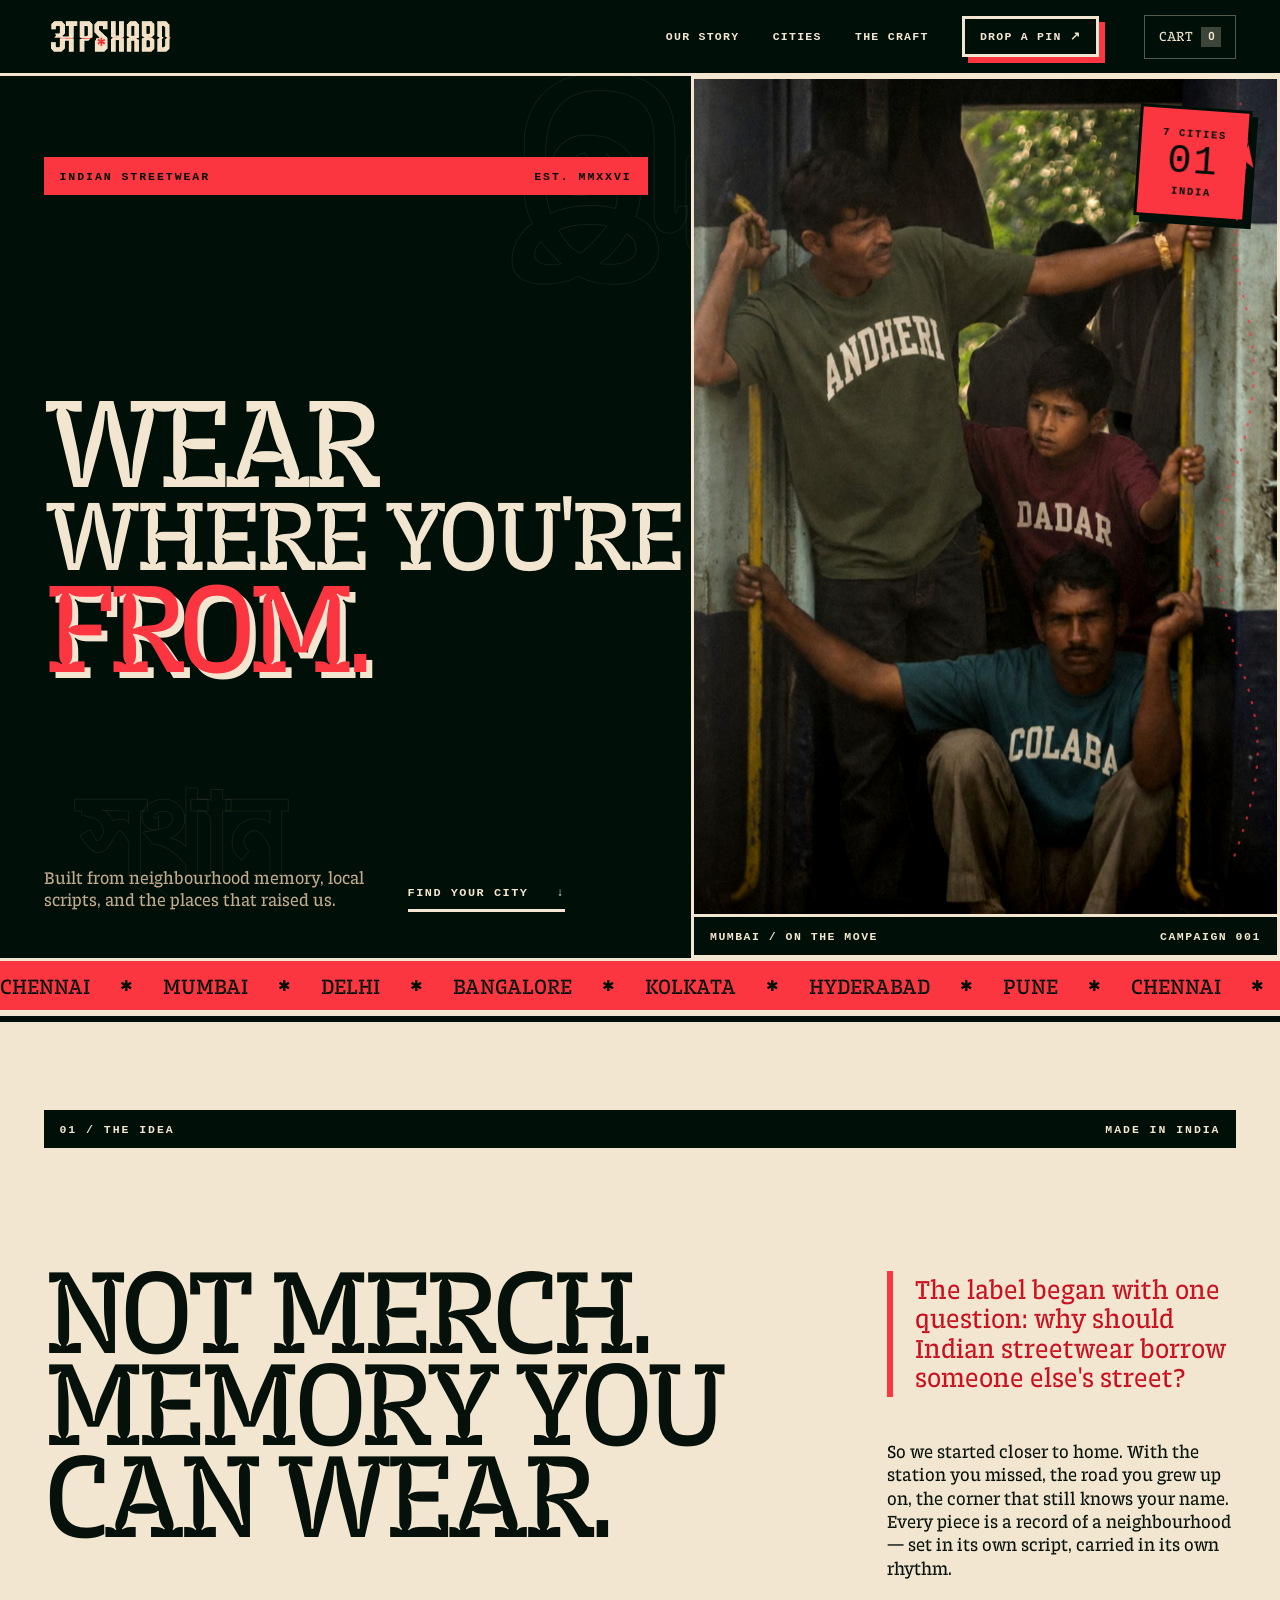
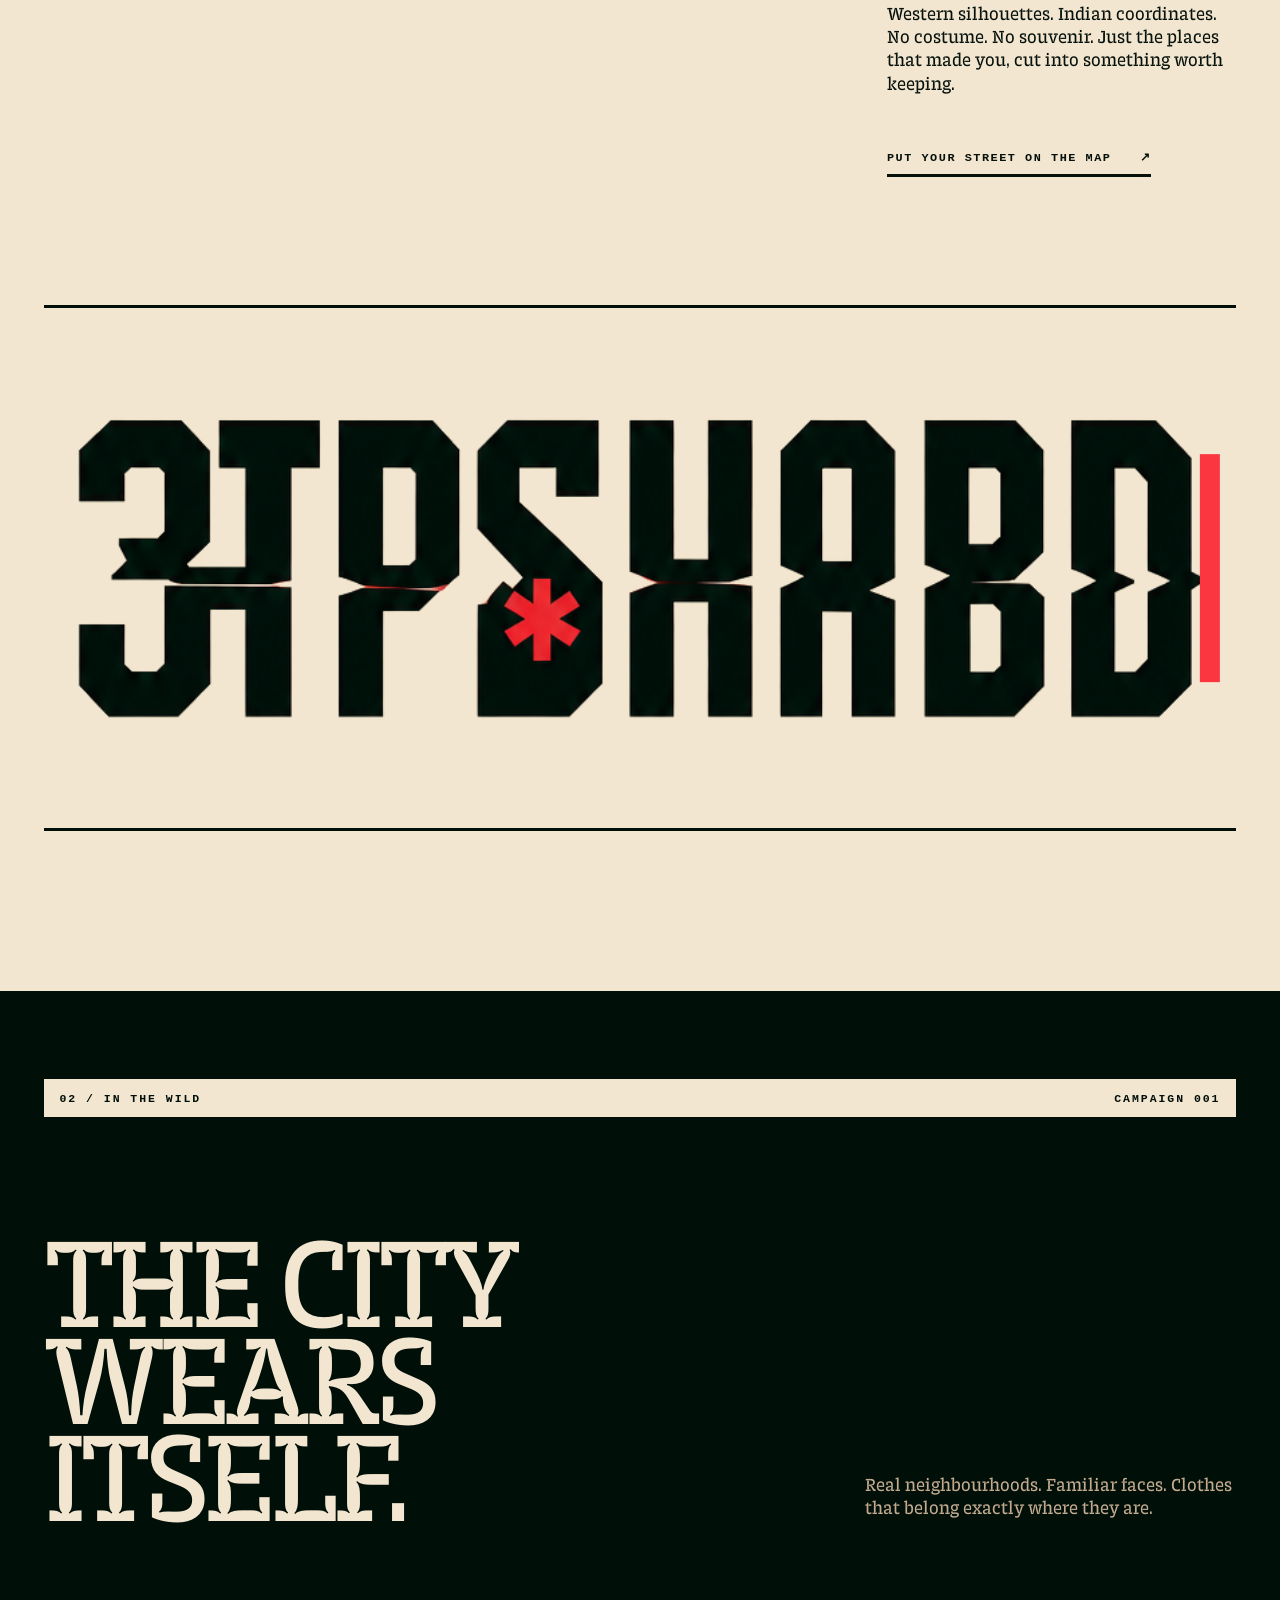
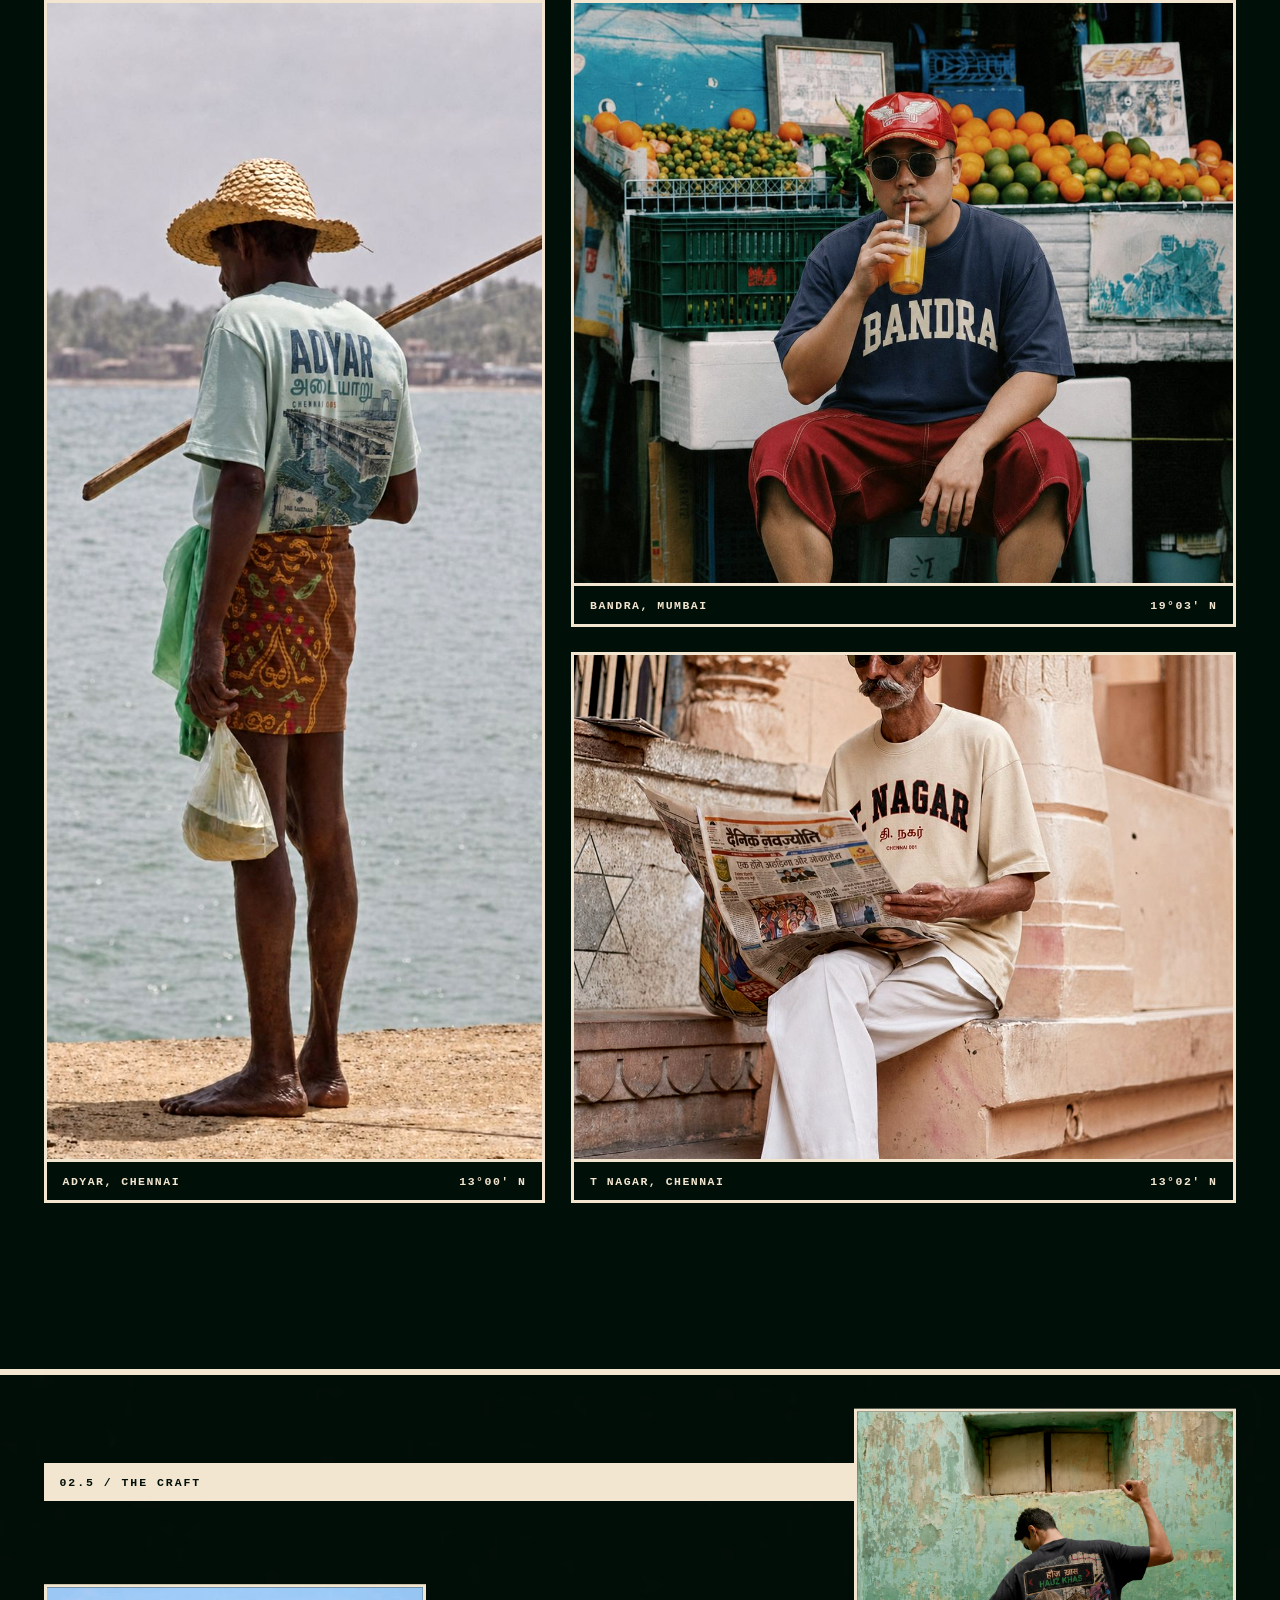
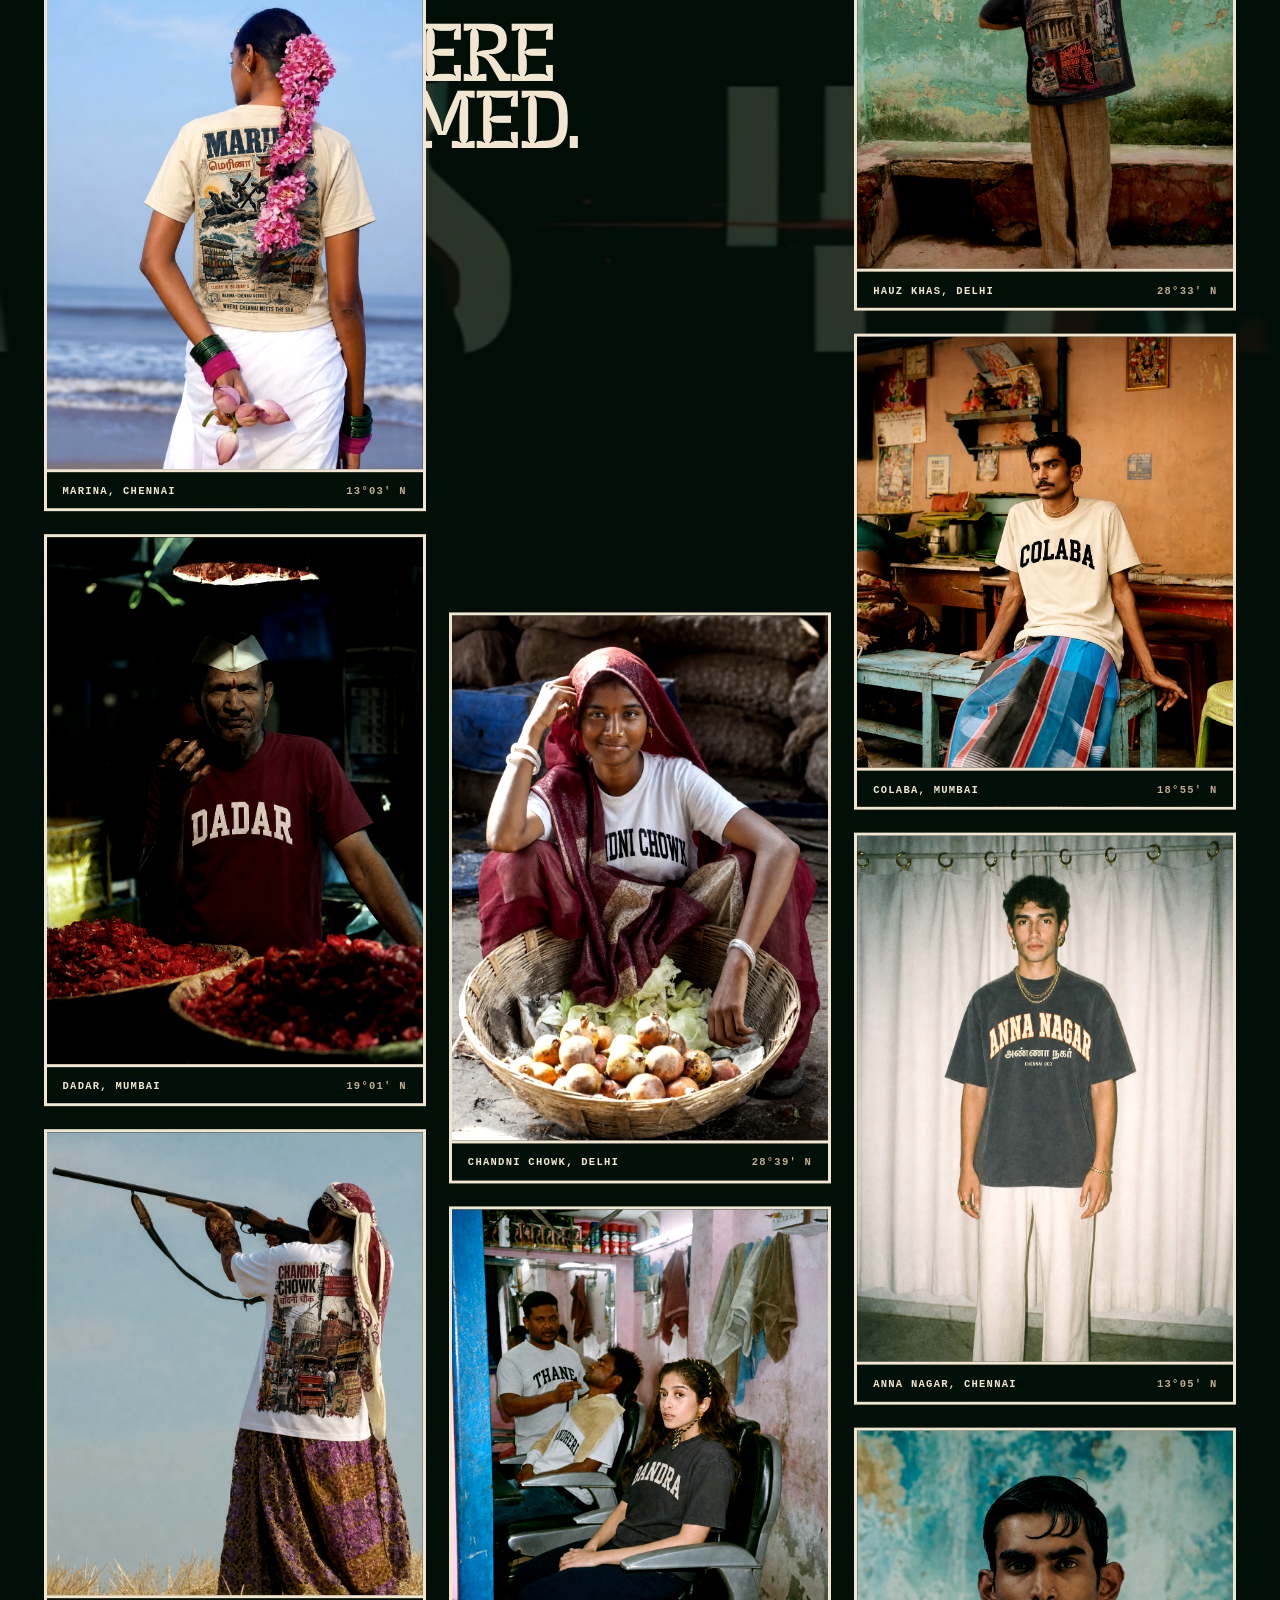
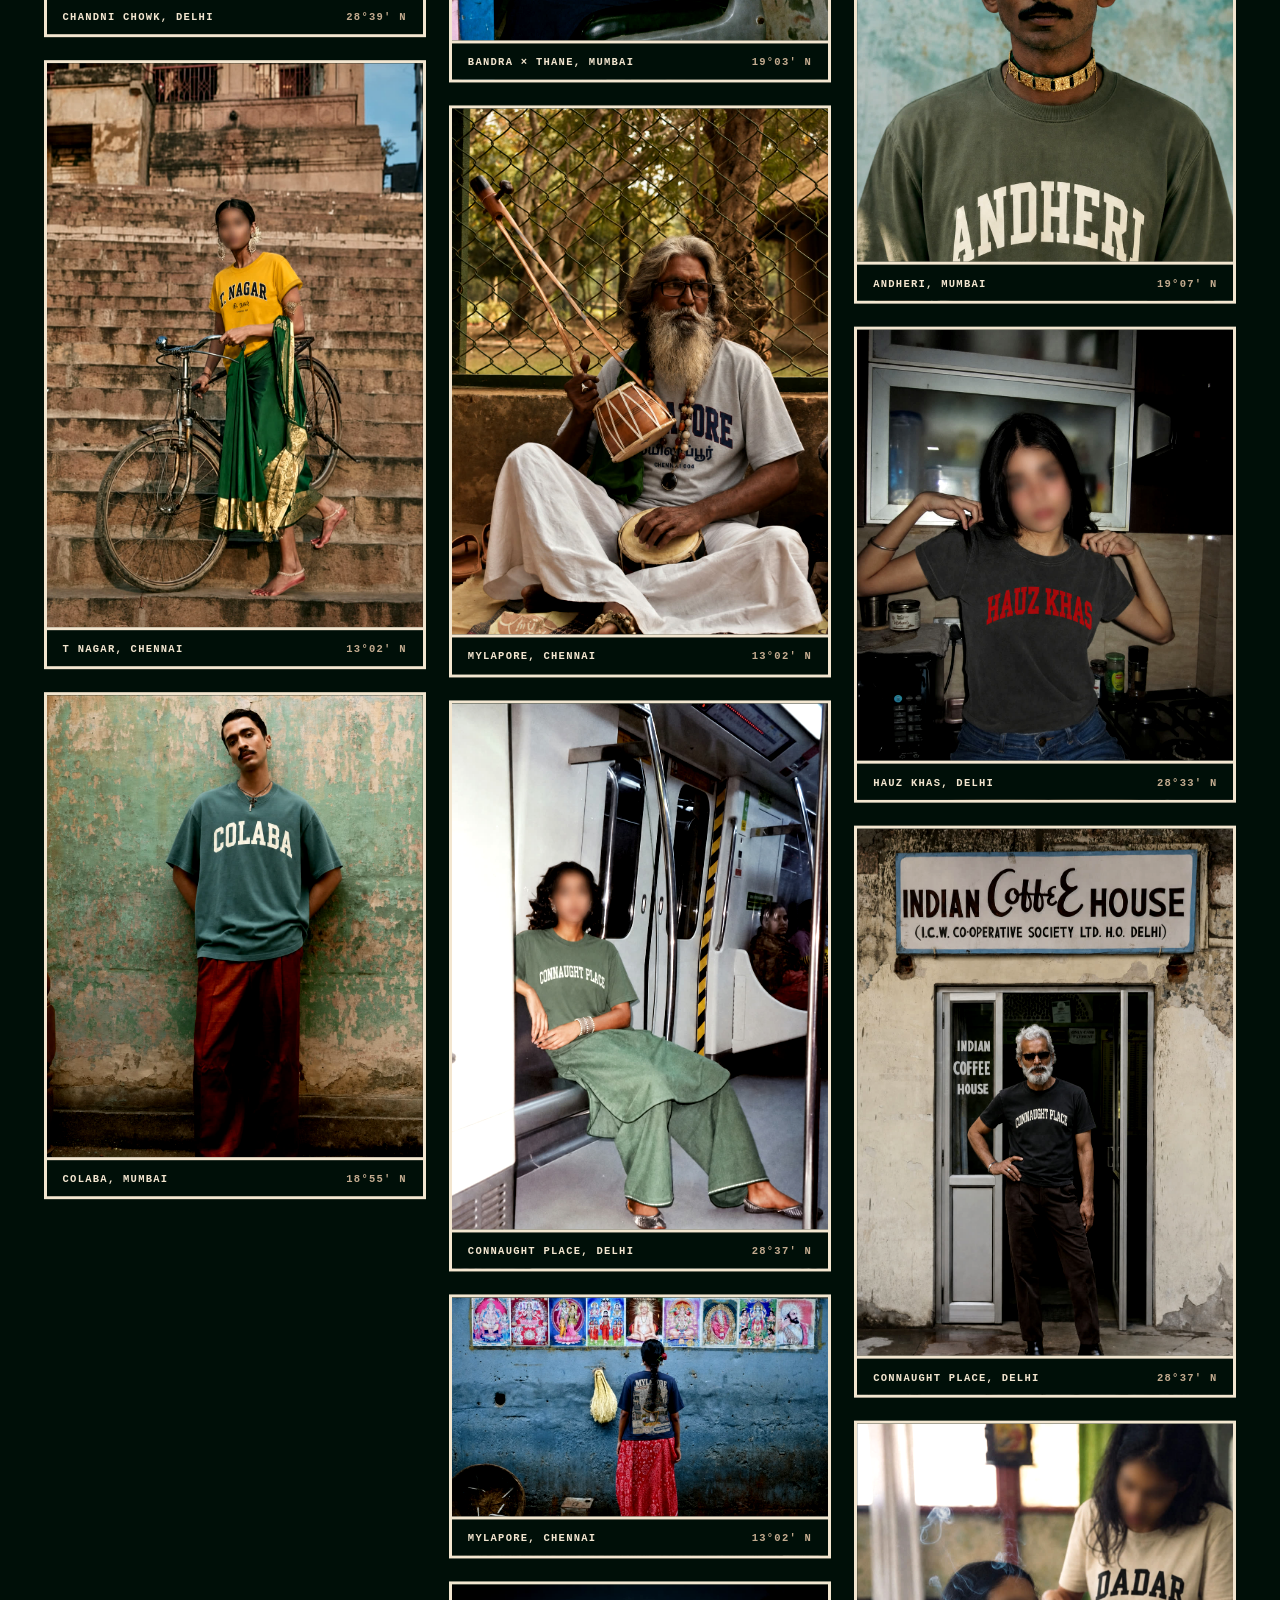
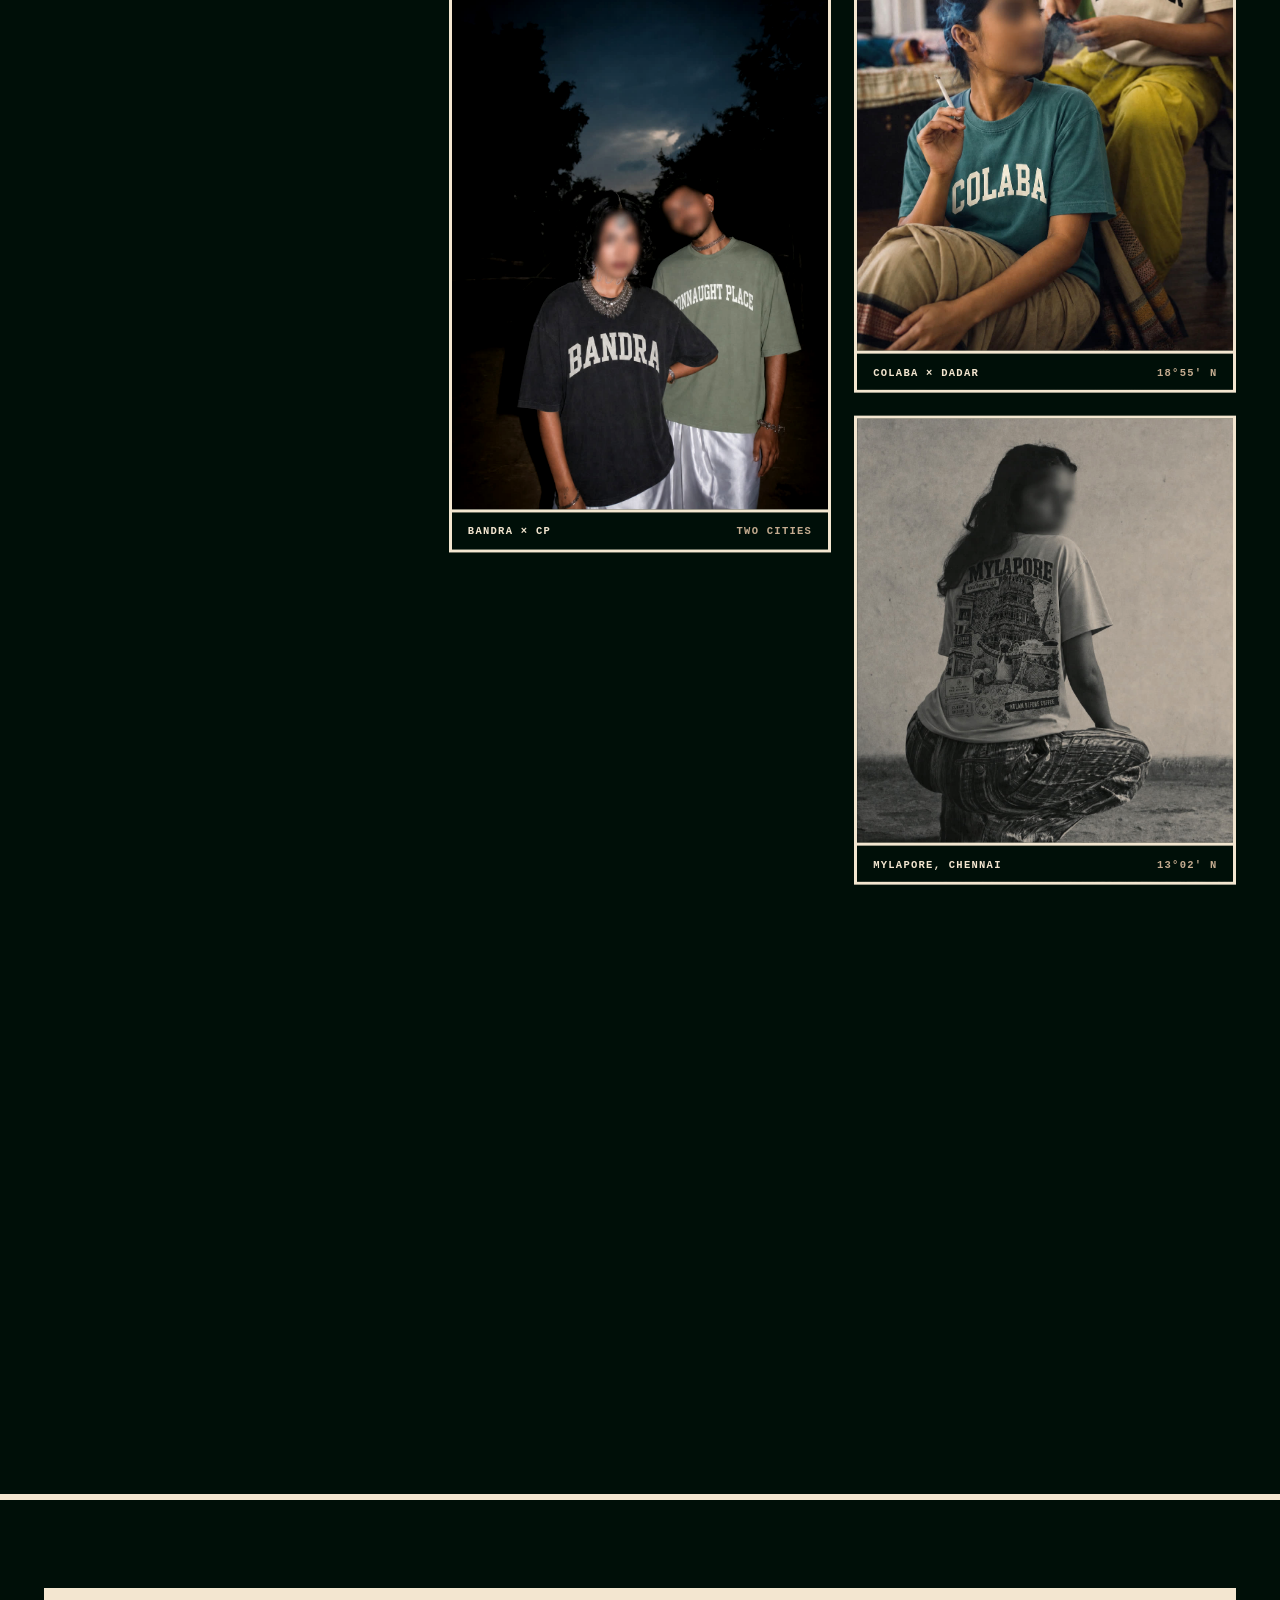
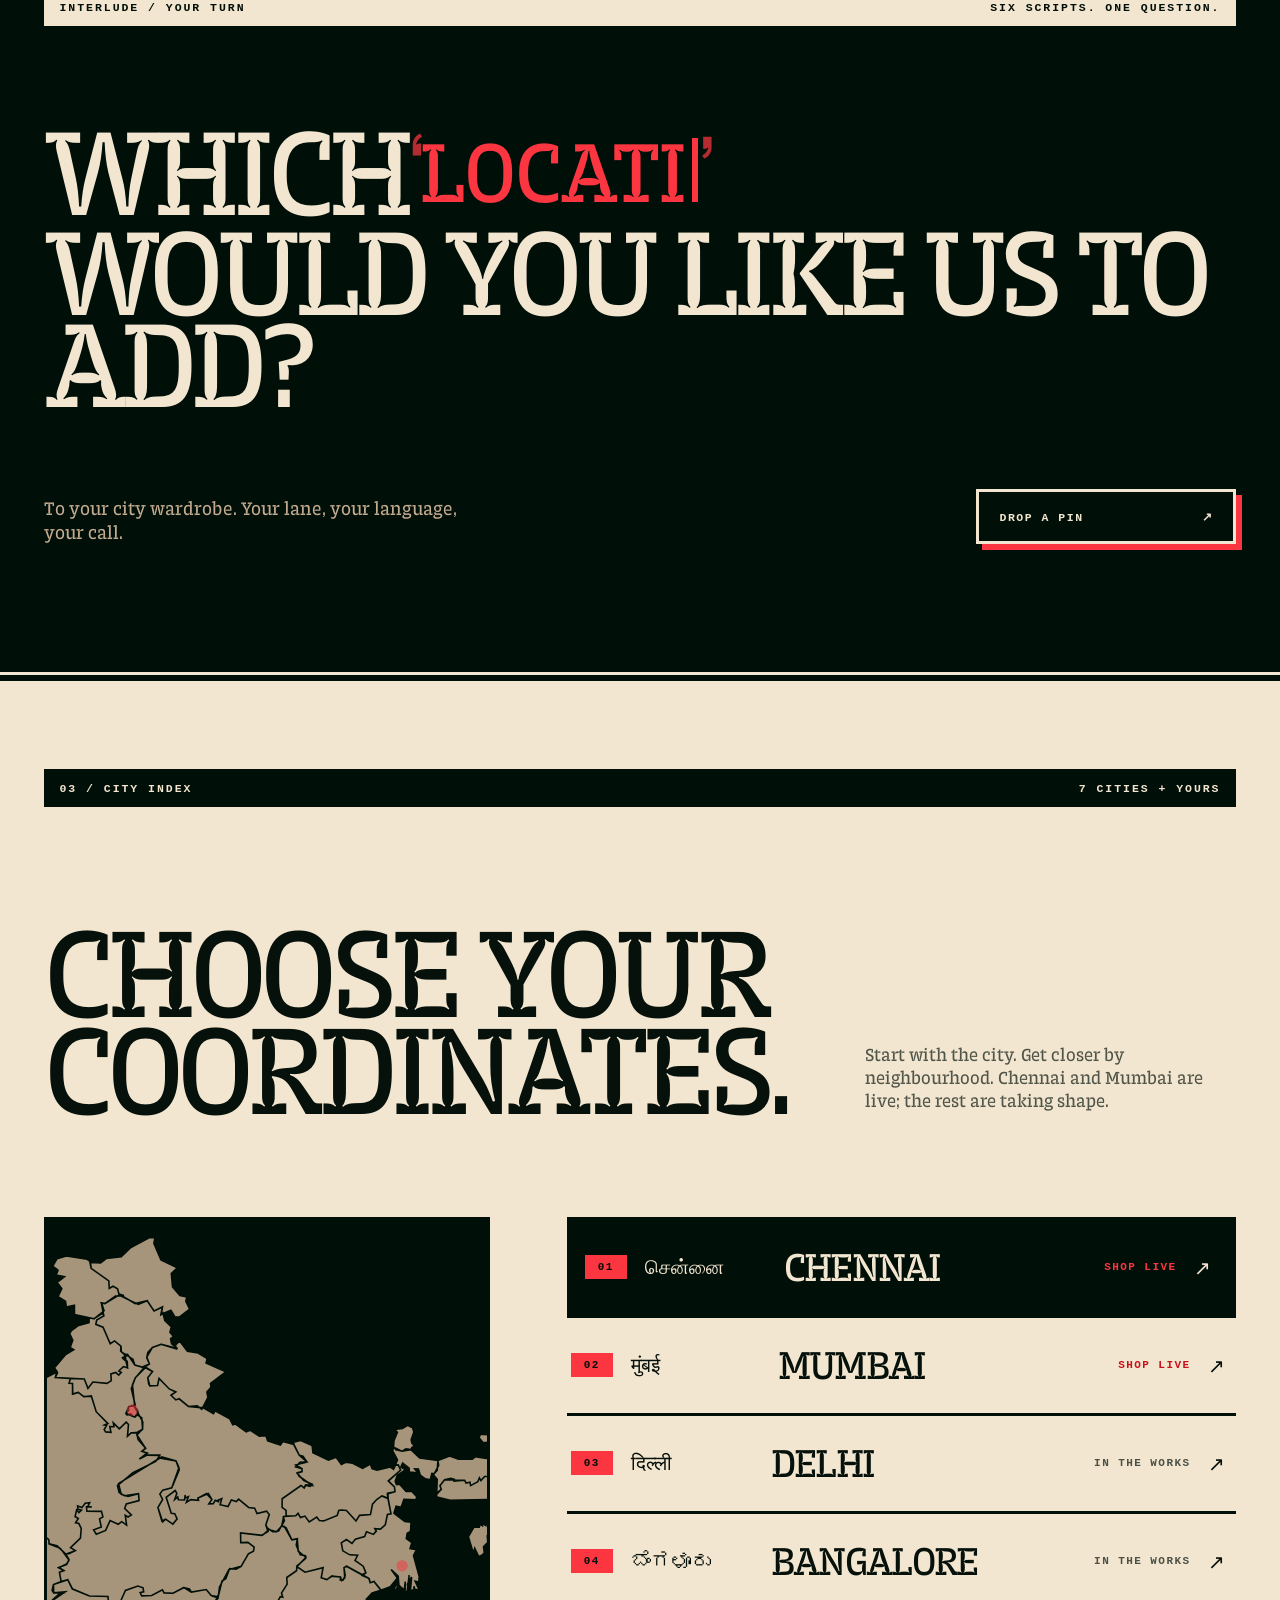
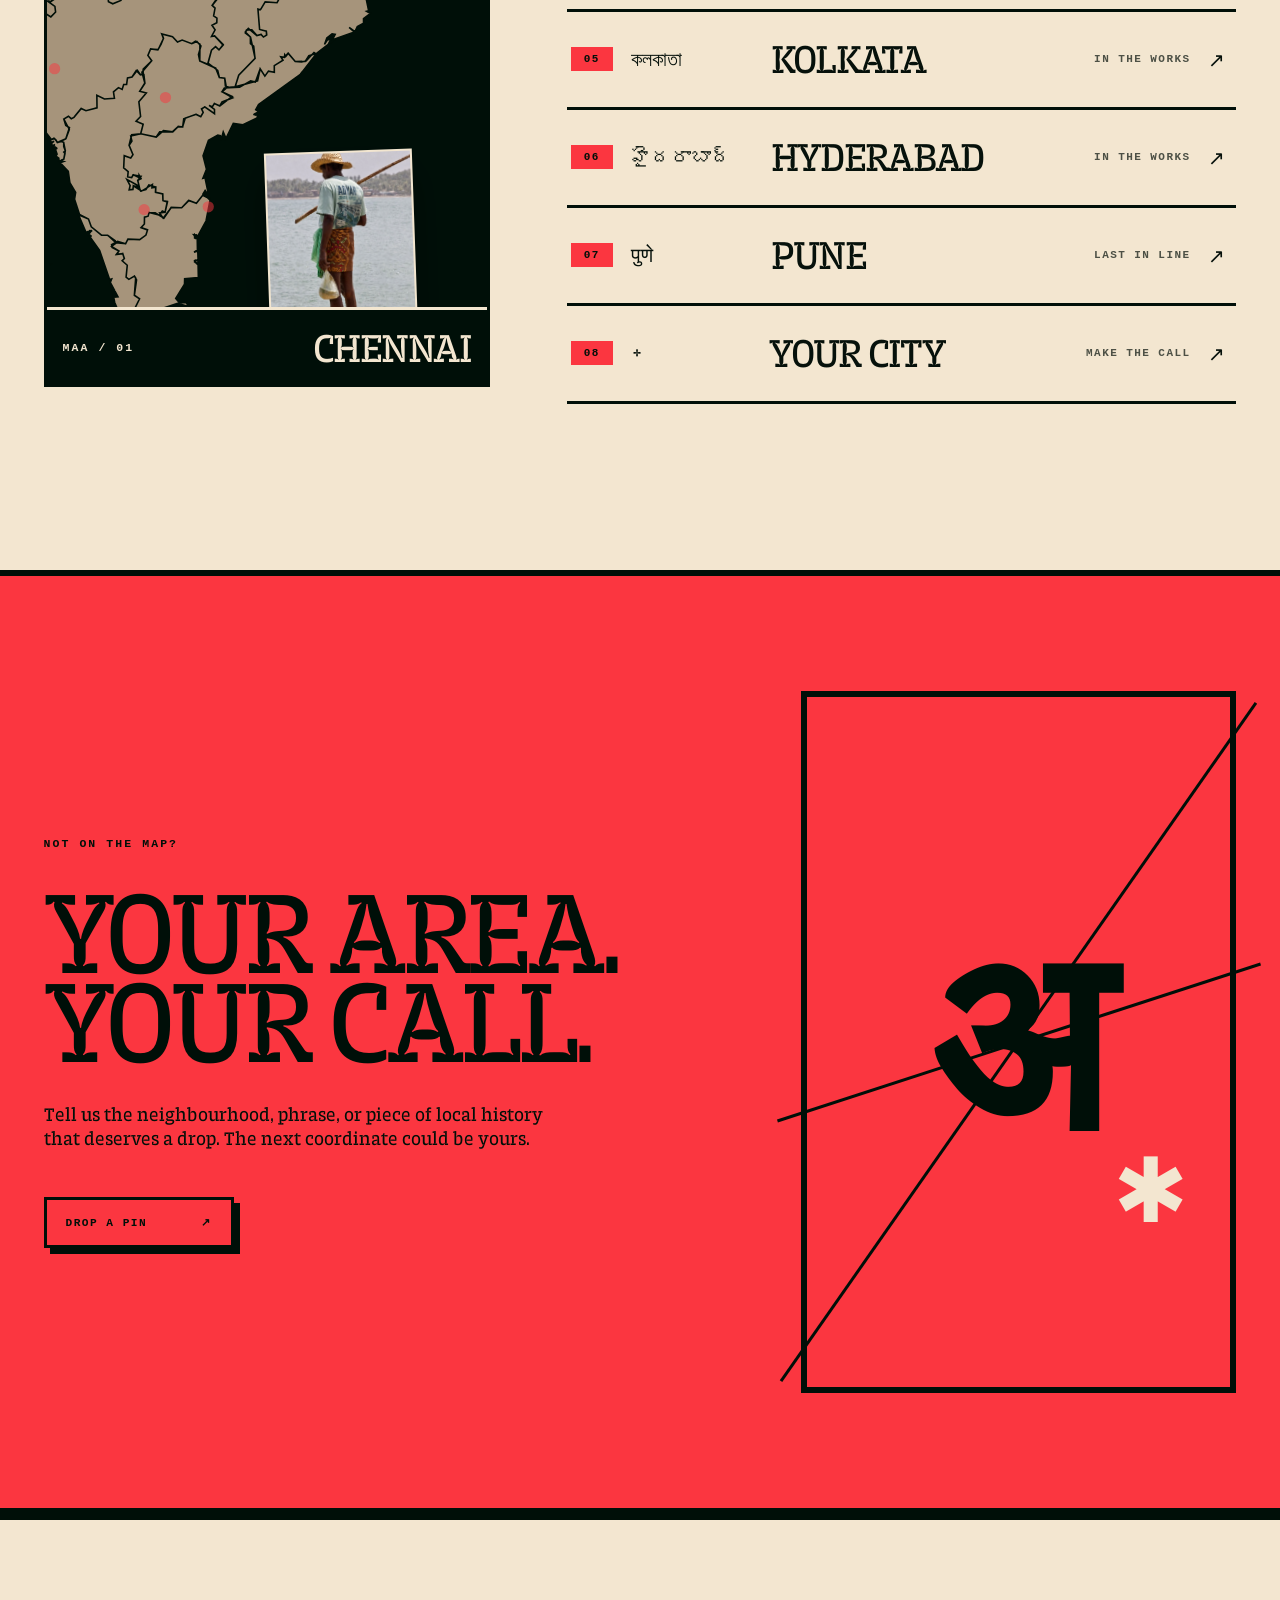
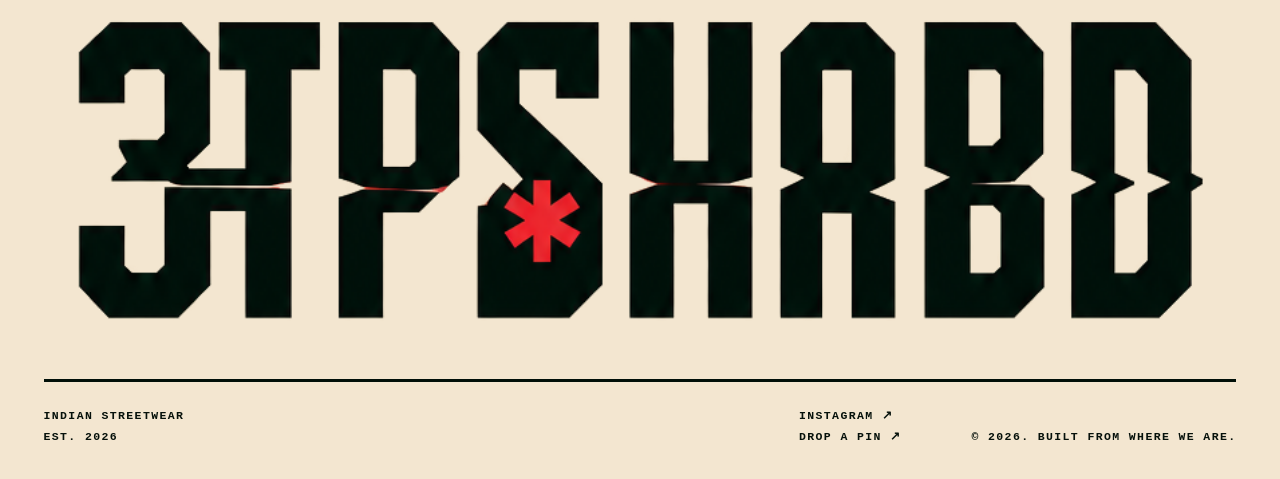
<file: index.html>
<!DOCTYPE html>
<html lang="en">
<head>
  <meta charset="UTF-8" />
  <meta name="viewport" content="width=device-width, initial-scale=1.0" />
  <title>अPSHABD — Wear where you're from. Indian streetwear.</title>
  <meta name="description" content="Indian streetwear built from neighbourhood memory, local scripts, and the streets that made us." />
  <meta name="theme-color" content="#000f08" />
  <!-- Only Content-Security-Policy and Referrer-Policy do anything in meta form.
       X-Frame-Options, X-Content-Type-Options and Permissions-Policy are header-only:
       browsers ignore them here (and log an error for the first), so they are set in
       .htaccess instead. Note that .htaccess is Apache-only - on Netlify, Vercel or
       GitHub Pages these three need re-declaring in that host's own headers config. -->
  <meta http-equiv="Referrer-Policy" content="strict-origin-when-cross-origin" />
  <meta http-equiv="Content-Security-Policy" content="default-src 'self'; style-src 'self' 'unsafe-inline' https://fonts.googleapis.com; font-src 'self' https://fonts.gstatic.com; img-src 'self' data:; script-src 'self'; connect-src 'none'; frame-src 'none'; object-src 'none';" />
  <link rel="canonical" href="https://pindropsilence.com/" />

  <!-- Icons. One square mark, every surface: browser tab, iOS home screen,
       Android install prompt. See assets/icons/. -->
  <link rel="icon" href="/favicon.ico" sizes="32x32" />
  <link rel="icon" type="image/png" sizes="16x16" href="assets/icons/favicon-16.png" />
  <link rel="icon" type="image/png" sizes="32x32" href="assets/icons/favicon-32.png" />
  <link rel="apple-touch-icon" sizes="180x180" href="assets/icons/apple-touch-icon.png" />
  <link rel="manifest" href="site.webmanifest" />

  <!-- Share card. Without these a link pasted into WhatsApp, Instagram DMs or
       LinkedIn renders as a bare grey rectangle. Absolute URLs are required:
       most scrapers do not resolve relative ones. -->
  <meta property="og:type" content="website" />
  <meta property="og:site_name" content="APSHABD" />
  <meta property="og:locale" content="en_IN" />
  <meta property="og:url" content="https://pindropsilence.com/" />
  <meta property="og:title" content="APSHABD - Wear where you're from." />
  <meta property="og:description" content="Indian streetwear built from neighbourhood memory, local scripts, and the streets that made us." />
  <meta property="og:image" content="https://pindropsilence.com/assets/brand/apshabd-og.jpg" />
  <meta property="og:image:width" content="1200" />
  <meta property="og:image:height" content="630" />
  <meta property="og:image:alt" content="The APSHABD wordmark on a dark ground, above the line 'Wear where you are from.'" />
  <meta name="twitter:card" content="summary_large_image" />
  <meta name="twitter:title" content="APSHABD - Wear where you're from." />
  <meta name="twitter:description" content="Indian streetwear built from neighbourhood memory, local scripts, and the streets that made us." />
  <meta name="twitter:image" content="https://pindropsilence.com/assets/brand/apshabd-og.jpg" />

  <link rel="preconnect" href="https://fonts.googleapis.com" />
  <link href="https://fonts.googleapis.com/css2?family=Noto+Sans+Bengali:wght@500;700&family=Noto+Sans+Devanagari:wght@500;700&family=Noto+Sans+Kannada:wght@500;700&family=Noto+Sans+Tamil:wght@500;700&family=Noto+Sans+Telugu:wght@500;700&display=swap" rel="stylesheet" />
  <link rel="preload" href="assets/fonts/trench-slab/TrenchSlab-Regular.woff2" as="font" type="font/woff2" crossorigin />
  <link rel="preload" href="assets/campaign/web/06-mumbai-andheri-dadar-colaba-train.jpg" as="image" />
  <!-- Structured data. Without it a search engine has to infer from the page
       copy that "अPSHABD" is a clothing brand rather than a misspelling, and a
       knowledge panel or a branded-search result has nothing to draw on.
       Inline JSON-LD is allowed by the CSP because script-src 'self' governs
       *executable* script; a type="application/ld+json" block is data. -->
  <script type="application/ld+json">
  {
    "@context": "https://schema.org",
    "@graph": [
      {
        "@type": "Organization",
        "@id": "https://pindropsilence.com/#brand",
        "name": "अPSHABD",
        "alternateName": ["APSHABD", "Apshabd"],
        "url": "https://pindropsilence.com/",
        "logo": "https://pindropsilence.com/assets/icons/icon-512.png",
        "image": "https://pindropsilence.com/assets/brand/apshabd-og.jpg",
        "description": "Indian streetwear built from neighbourhood memory, local scripts, and the streets that made us.",
        "foundingDate": "2026",
        "areaServed": { "@type": "Country", "name": "India" },
        "sameAs": ["https://www.instagram.com/pd.silence/"]
      },
      {
        "@type": "WebSite",
        "@id": "https://pindropsilence.com/#site",
        "url": "https://pindropsilence.com/",
        "name": "अPSHABD",
        "inLanguage": "en-IN",
        "publisher": { "@id": "https://pindropsilence.com/#brand" }
      }
    ]
  }
  </script>

  <!-- Opening titles. Deliberately blocking, and deliberately above the
       stylesheets: it has to mark <html> before the first paint or the hero
       flashes up underneath the film, and a script placed after a <link>
       waits for that stylesheet to load before it runs. 19KB on disk and
       most of that is comment, so it is a few KB over the wire, and on a
       locked-out visit — which is most of them — it reads one localStorage
       key and stops. -->
  <script src="trailer.js?v=1"></script>

  <link rel="stylesheet" href="styles.css?v=33" />
  <link rel="stylesheet" href="brutal.css?v=4" />
  <link rel="stylesheet" href="trailer.css?v=1" />
  <link rel="stylesheet" href="cart.css?v=1" />
</head>
<body>
  <a class="skip-link" href="#main">Skip to content</a>

  <header class="site-header" id="top">
    <a class="brand" href="#top" aria-label="अPSHABD home">
      <img class="brand-logo brand-logo-cream" src="assets/brand/apshabd-wordmark-cream.png" alt="" />
      <img class="brand-logo brand-logo-night" src="assets/brand/apshabd-wordmark-night.png" alt="" />
    </a>

    <button class="menu-toggle" type="button" aria-expanded="false" aria-controls="site-nav">
      <span>Menu</span><span class="menu-icon" aria-hidden="true"></span>
    </button>

    <nav class="site-nav" id="site-nav" aria-label="Main navigation">
      <a href="#story">Our story</a>
      <a href="#cities">Cities</a>
      <a href="#craft">The craft</a>
      <a class="nav-cta" href="drop-a-pin.html">Drop a pin <span aria-hidden="true">↗</span></a>
    </nav>
  </header>

  <div class="scroll-route" aria-hidden="true">
    <svg class="scroll-route-map" viewBox="0 0 72 1000" preserveAspectRatio="none" focusable="false">
      <path class="scroll-route-path" d="M 38 20 C 68 96 12 164 38 250 S 62 400 28 490 S 10 654 43 744 S 60 894 27 980" />
    </svg>
    <span class="scroll-route-pointer"></span>
  </div>

  <main id="main">
    <section class="hero" aria-labelledby="hero-title" data-reveal-sequence data-reveal-step="90">
      <!-- Decorative only: the same "location, in your own script" idea the
           typewriter interlude runs later, surfacing here as ambient motion.
           Sits behind the real copy (z-index 0 vs 1) and stroke-only, so the
           solid foreground glyphs paint over it wherever the two overlap —
           it only ever shows in the negative space around the real text. -->
      <div class="hero-typefield" aria-hidden="true">
        <span class="tf-word tf-word-a" lang="ta">இடம்</span>
        <span class="tf-word tf-word-b" lang="hi">जगह</span>
        <span class="tf-word tf-word-c" lang="bn">স্থান</span>
      </div>

      <div class="hero-copy">
        <div class="hero-kicker reveal">
          <span>Indian streetwear</span>
          <span>Est. MMXXVI</span>
        </div>

        <h1 id="hero-title" class="hero-title">
          <span>Wear</span>
          <span>where you're</span>
          <span class="hero-title-accent">from.</span>
        </h1>

        <div class="hero-footer reveal">
          <p>Built from neighbourhood memory, local scripts, and the places that raised us.</p>
          <a class="text-link" href="#cities">Find your city <span aria-hidden="true">↓</span></a>
        </div>
      </div>

      <figure class="hero-image reveal">
        <img src="assets/campaign/web/06-mumbai-andheri-dadar-colaba-train.jpg" alt="People wearing neighbourhood T-shirts at the doorway of a Mumbai local train" />
        <figcaption>
          <span>Mumbai / On the move</span>
          <span>Campaign 001</span>
        </figcaption>
        <div class="image-stamp" aria-hidden="true">
          <span>7 cities</span>
          <strong>01</strong>
          <span>India</span>
        </div>
      </figure>

      <div class="hero-ticker" aria-label="Seven cities across India">
        <div class="ticker-track">
          <span>CHENNAI</span><i>✱</i><span>MUMBAI</span><i>✱</i><span>DELHI</span><i>✱</i><span>BANGALORE</span><i>✱</i><span>KOLKATA</span><i>✱</i><span>HYDERABAD</span><i>✱</i><span>PUNE</span><i>✱</i>
          <span aria-hidden="true">CHENNAI</span><i aria-hidden="true">✱</i><span aria-hidden="true">MUMBAI</span><i aria-hidden="true">✱</i><span aria-hidden="true">DELHI</span><i aria-hidden="true">✱</i><span aria-hidden="true">BANGALORE</span><i aria-hidden="true">✱</i><span aria-hidden="true">KOLKATA</span><i aria-hidden="true">✱</i><span aria-hidden="true">HYDERABAD</span><i aria-hidden="true">✱</i><span aria-hidden="true">PUNE</span><i aria-hidden="true">✱</i>
        </div>
      </div>
    </section>

    <section class="manifesto" id="story" aria-labelledby="manifesto-title" data-reveal-sequence data-reveal-step="130">
      <div class="section-index reveal">
        <span>01 / The idea</span>
        <span>Made in India</span>
      </div>

      <div class="manifesto-grid">
        <h2 id="manifesto-title" class="manifesto-title reveal">Not merch.<br />Memory you<br />can wear.</h2>
        <div class="manifesto-copy reveal">
          <p class="lead">The label began with one question: why should Indian streetwear borrow someone else's street?</p>
          <p>So we started closer to home. With the station you missed, the road you grew up on, the corner that still knows your name. Every piece is a record of a neighbourhood — set in its own script, carried in its own rhythm.</p>
          <p>Western silhouettes. Indian coordinates. No costume. No souvenir. Just the places that made you, cut into something worth keeping.</p>
          <a class="text-link dark" href="drop-a-pin.html">Put your street on the map <span aria-hidden="true">↗</span></a>
        </div>
      </div>

      <div class="identity-wordmark reveal" data-reveal-solo>
        <div class="wordmark-type">
          <img src="assets/brand/apshabd-wordmark-night.png" alt="Approved अPSHABD wordmark" />
          <span class="wordmark-caret" aria-hidden="true"></span>
        </div>
      </div>
    </section>

    <section class="campaign" aria-labelledby="campaign-title">
      <div class="section-index light reveal">
        <span>02 / In the wild</span>
        <span>Campaign 001</span>
      </div>
      <div class="campaign-heading reveal">
        <h2 id="campaign-title">The city<br />wears itself.</h2>
        <p>Real neighbourhoods. Familiar faces. Clothes that belong exactly where they are.</p>
      </div>

      <div class="campaign-grid">
        <figure class="campaign-card campaign-card-tall reveal">
          <img src="assets/campaign/web/01-chennai-adyar-fisherman.jpg" alt="A fisherman in Adyar wearing an Adyar neighbourhood T-shirt" loading="lazy" />
          <figcaption><span>Adyar, Chennai</span><span>13°00′ N</span></figcaption>
        </figure>
        <figure class="campaign-card reveal">
          <img src="assets/campaign/web/mumbai-bandra-fruit-stall.jpg" alt="A person in a Bandra T-shirt seated at a fruit stall" loading="lazy" />
          <figcaption><span>Bandra, Mumbai</span><span>19°03′ N</span></figcaption>
        </figure>
        <figure class="campaign-card campaign-card-wide reveal">
          <img src="assets/campaign/web/chennai-t-nagar-newspaper.jpg" alt="A person reading a newspaper in a T Nagar neighbourhood T-shirt" loading="lazy" />
          <figcaption><span>T Nagar, Chennai</span><span>13°02′ N</span></figcaption>
        </figure>
      </div>
    </section>

    <!-- The craft: the ident film sits pinned behind the wall, so the frames
         scroll over it rather than following it as a separate section. -->
    <section class="wall" id="craft" aria-labelledby="wall-title">
      <div class="wall-stage" id="craftStage" aria-hidden="true">
        <video class="reel-bg" id="craftReel" src="assets/video/apshabd-ident.mp4"
               poster="assets/video/apshabd-ident-poster.jpg"
               muted loop playsinline preload="none"
               aria-label="The अPSHABD wordmark forming on film, cut through by a red mark"></video>
        <div class="wall-veil"></div>
      </div>

      <div class="wall-body">
      <div class="section-index light reveal">
        <span>02.5 / The craft</span>
        <span>19 frames · 4 cities</span>
      </div>

      <div class="wall-heading reveal">
        <h2 id="wall-title">Worn where<br />it was named.</h2>
        <p>Every frame is somebody in their own postcode. Nobody here is a model borrowed from another city.</p>
      </div>

      <!-- Columns drift at different speeds on scroll; each frame wipes in the
           way the hero headline does, so the page shares one reveal language. -->
      <div class="wall-grid" data-wall>
        <div class="wall-col" data-wall-speed="-0.06">
          <figure class="wall-frame" data-wall-item>
            <img src="assets/campaign/models/set2-01-chennai-marina-beach.jpg" alt="A woman on Marina beach wearing the Marina Chennai tee" loading="lazy" width="1066" height="1476" />
            <figcaption><span>Marina, Chennai</span><i>13°03′ N</i></figcaption>
          </figure>
          <figure class="wall-frame" data-wall-item>
            <img src="assets/campaign/models/set1-01-mumbai-dadar.jpg" alt="A flower seller at Dadar market in the Dadar tee" loading="lazy" width="1023" height="1538" />
            <figcaption><span>Dadar, Mumbai</span><i>19°01′ N</i></figcaption>
          </figure>
          <figure class="wall-frame" data-wall-item>
            <img src="assets/campaign/models/set2-07-delhi-chandni-chowk-field.jpg" alt="A worker in a field wearing the Chandni Chowk tee" loading="lazy" width="1086" height="1448" />
            <figcaption><span>Chandni Chowk, Delhi</span><i>28°39′ N</i></figcaption>
          </figure>
          <figure class="wall-frame" data-wall-item>
            <img src="assets/campaign/models/set1-08-chennai-t-nagar-blurred.jpg" alt="A street scene in T Nagar with the T Nagar tee" loading="lazy" width="991" height="1588" />
            <figcaption><span>T Nagar, Chennai</span><i>13°02′ N</i></figcaption>
          </figure>
          <figure class="wall-frame" data-wall-item>
            <img src="assets/campaign/models/set2-10-mumbai-colaba-wall.jpg" alt="A person against a painted wall in the Colaba tee" loading="lazy" width="1086" height="1448" />
            <figcaption><span>Colaba, Mumbai</span><i>18°55′ N</i></figcaption>
          </figure>
        </div>

        <div class="wall-col" data-wall-speed="0.08">
          <figure class="wall-frame" data-wall-item>
            <img src="assets/campaign/models/set2-03-delhi-chandni-chowk-vendor.jpg" alt="A vegetable seller in the Chandni Chowk tee" loading="lazy" width="1024" height="1536" />
            <figcaption><span>Chandni Chowk, Delhi</span><i>28°39′ N</i></figcaption>
          </figure>
          <figure class="wall-frame" data-wall-item>
            <img src="assets/campaign/models/set2-05-mumbai-barbershop-trio.jpg" alt="Three people in a barbershop wearing Thane and Bandra tees" loading="lazy" width="1122" height="1402" />
            <figcaption><span>Bandra × Thane, Mumbai</span><i>19°03′ N</i></figcaption>
          </figure>
          <figure class="wall-frame" data-wall-item>
            <img src="assets/campaign/models/set2-02-chennai-mylapore-musician.jpg" alt="A musician in Mylapore wearing the Mylapore tee" loading="lazy" width="1023" height="1538" />
            <figcaption><span>Mylapore, Chennai</span><i>13°02′ N</i></figcaption>
          </figure>
          <figure class="wall-frame" data-wall-item>
            <img src="assets/campaign/models/set1-04-delhi-connaught-place-blurred.jpg" alt="A metro commuter in the Connaught Place tee" loading="lazy" width="1023" height="1538" />
            <figcaption><span>Connaught Place, Delhi</span><i>28°37′ N</i></figcaption>
          </figure>
          <figure class="wall-frame" data-wall-item>
            <img src="assets/campaign/models/set2-06-chennai-mylapore-wall.jpg" alt="A wall in Mylapore with the neighbourhood tee" loading="lazy" width="1200" height="822" />
            <figcaption><span>Mylapore, Chennai</span><i>13°02′ N</i></figcaption>
          </figure>
          <figure class="wall-frame" data-wall-item>
            <img src="assets/campaign/models/set1-05-mumbai-bandra-delhi-cp-blurred.jpg" alt="Two people wearing the Bandra and Connaught Place tees" loading="lazy" width="1024" height="1536" />
            <figcaption><span>Bandra × CP</span><i>Two cities</i></figcaption>
          </figure>
        </div>

        <div class="wall-col" data-wall-speed="-0.11">
          <figure class="wall-frame" data-wall-item>
            <img src="assets/campaign/models/set2-11-delhi-hauz-khas-back.jpg" alt="Back view of the Hauz Khas tee against a green wall" loading="lazy" width="1092" height="1440" />
            <figcaption><span>Hauz Khas, Delhi</span><i>28°33′ N</i></figcaption>
          </figure>
          <figure class="wall-frame" data-wall-item>
            <img src="assets/campaign/models/set1-09-mumbai-colaba.jpg" alt="A man seated in a room wearing the Colaba tee" loading="lazy" width="1123" height="1402" />
            <figcaption><span>Colaba, Mumbai</span><i>18°55′ N</i></figcaption>
          </figure>
          <figure class="wall-frame" data-wall-item>
            <img src="assets/campaign/models/set2-09-chennai-anna-nagar-flash.jpg" alt="A flash-lit portrait in the Anna Nagar tee" loading="lazy" width="1023" height="1538" />
            <figcaption><span>Anna Nagar, Chennai</span><i>13°05′ N</i></figcaption>
          </figure>
          <figure class="wall-frame" data-wall-item>
            <img src="assets/campaign/models/set2-08-mumbai-andheri-portrait.jpg" alt="A portrait in the Andheri tee" loading="lazy" width="1122" height="1402" />
            <figcaption><span>Andheri, Mumbai</span><i>19°07′ N</i></figcaption>
          </figure>
          <figure class="wall-frame" data-wall-item>
            <img src="assets/campaign/models/set1-07-delhi-hauz-khas-blurred.jpg" alt="A late-night kitchen scene in the Hauz Khas tee" loading="lazy" width="1122" height="1402" />
            <figcaption><span>Hauz Khas, Delhi</span><i>28°33′ N</i></figcaption>
          </figure>
          <figure class="wall-frame" data-wall-item>
            <img src="assets/campaign/models/set2-04-delhi-connaught-place-coffee-house.jpg" alt="A regular at a coffee house table in the Connaught Place tee" loading="lazy" width="1023" height="1538" />
            <figcaption><span>Connaught Place, Delhi</span><i>28°37′ N</i></figcaption>
          </figure>
          <figure class="wall-frame" data-wall-item>
            <img src="assets/campaign/models/set1-02-mumbai-colaba-dadar-blurred.jpg" alt="Two people wearing the Colaba and Dadar tees" loading="lazy" width="1023" height="1538" />
            <figcaption><span>Colaba × Dadar</span><i>18°55′ N</i></figcaption>
          </figure>
          <figure class="wall-frame" data-wall-item>
            <img src="assets/campaign/models/set1-03-chennai-mylapore-blurred.jpg" alt="A street portrait in the Mylapore tee" loading="lazy" width="1131" height="1392" />
            <figcaption><span>Mylapore, Chennai</span><i>13°02′ N</i></figcaption>
          </figure>
        </div>
      </div>
      </div>
    </section>

    <section class="typewriter-section route-question" data-words="location|இடம்|जगह|ಸ್ಥಳ|স্থান|స్థలం" aria-labelledby="route-question-title">
      <div class="section-index light reveal">
        <span>Interlude / Your turn</span>
        <span>Six scripts. One question.</span>
      </div>

      <div class="route-question-inner reveal">
        <h2 class="typewriter-text" id="route-question-title" aria-label="Which location would you like us to add?">
          <span aria-hidden="true">
            <span class="tw-line tw-language-line">Which <span class="tw-quote">‘</span><span class="tw-word-wrap"><span class="tw-word" lang="en">location</span><span class="tw-cursor"></span></span><span class="tw-quote">’</span></span>
            <span class="tw-line">would you like us to add?</span>
          </span>
        </h2>

        <div class="typewriter-action">
          <p>To your city wardrobe. Your lane, your language, your call.</p>
          <a class="typewriter-link" href="drop-a-pin.html">Drop a pin <span aria-hidden="true">↗</span></a>
        </div>
      </div>
    </section>

    <section class="city-index" id="cities" aria-labelledby="cities-title">
      <div class="section-index reveal">
        <span>03 / City index</span>
        <span>7 cities + yours</span>
      </div>

      <div class="cities-heading reveal">
        <h2 id="cities-title">Choose your<br />coordinates.</h2>
        <p>Start with the city. Get closer by neighbourhood. Chennai and Mumbai are live; the rest are taking shape.</p>
      </div>

      <div class="cities-layout">
        <div class="city-preview reveal" aria-hidden="true">
        <div class="city-map" aria-hidden="true">
          <svg class="city-map-svg" viewBox="20 65 1435 1495" preserveAspectRatio="xMidYMid slice">
            <path class="city-map-land" d="M 460.4,336.8 L 460.3,337.7 L 460.7,338.8 L 459.4,338.7 L 458.7,339.3 L 454.8,335.7 L 454.4,334.3 L 454.9,333.8 L 456.6,333.1 L 458.2,333 L 460.1,333.4 L 459.9,334 L 460.6,335.7 L 460.4,336.8 Z M 475.7,429.2 L 478.2,428.5 L 478.4,431.2 L 483.1,436.2 L 484.6,440.9 L 482.7,443.7 L 484.1,446.2 L 480.1,447.3 L 479.3,450.3 L 475.9,449.9 L 473.1,448 L 472.1,445.8 L 468.9,444.3 L 467.7,445.5 L 462.8,446.2 L 461,443.7 L 466.3,437.4 L 465.7,432.1 L 466.6,430.5 L 470.4,429.6 L 471.9,428.2 L 475.7,429.2 Z M 530.3,249.8 L 533.5,247 L 537.1,261.9 L 550,274 L 547.1,284.7 L 554,292.8 L 548.4,297.6 L 550.3,307.2 L 562.2,316.5 L 530.3,308.3 L 512.9,314.4 L 501.8,333.3 L 506.9,346.8 L 496.1,353.7 L 478.5,349 L 474.7,337.3 L 452.1,323 L 451.3,312 L 438.7,301.6 L 430.3,307.1 L 416.2,274.7 L 402.1,269.1 L 403.8,260.8 L 417.8,252.5 L 412.8,227.4 L 419.8,228.5 L 447.3,212 L 485.1,230.2 L 502.6,223 L 516,243 L 532.5,235.1 L 530.3,249.8 Z M 483.4,480.2 L 470.7,481.6 L 464,488.2 L 466,465.3 L 461.4,460.4 L 448.1,473.5 L 436.3,462 L 437.5,469.5 L 429.5,469.2 L 431.7,480.6 L 421.3,479.6 L 418.4,475.1 L 423.3,467 L 419.1,466.2 L 425.7,463.4 L 402.8,440.1 L 393.4,409.8 L 378.7,410.6 L 367.6,402.3 L 356.5,405.5 L 356.5,384.8 L 349.7,384.4 L 352.3,375.3 L 379.5,376.2 L 386.7,394.5 L 396.2,382.1 L 423.9,384.7 L 432.4,379.2 L 431.5,366.1 L 441.1,363.4 L 446.8,368.5 L 451.9,363.2 L 447.1,360.5 L 456,351.8 L 464.1,354.2 L 457.9,327.6 L 464.3,328 L 478.5,349 L 496.3,354.2 L 479.5,373.8 L 471.5,394.7 L 479.1,427 L 466.6,430.5 L 461,443.3 L 477.8,450.5 L 484.1,446.2 L 492,452.5 L 493.6,474.4 L 483.4,480.2 Z M 1026.7,791 L 1027.1,791.7 L 1027.2,792.6 L 1026.9,793.5 L 1025.6,793.5 L 1024.8,793.8 L 1023.7,793.4 L 1023.3,791.2 L 1023.8,789.3 L 1026.7,791 Z M 1014.8,773.8 L 1015.5,774.1 L 1015.8,774.8 L 1014.8,778 L 1014.7,780.7 L 1012.1,779.9 L 1011.8,778.3 L 1012.4,776.6 L 1013.3,775.2 L 1014.2,774.1 L 1014.8,773.8 Z M 990,777.1 L 991.3,776.6 L 992.2,781.8 L 992,784.8 L 990.6,785.8 L 991.2,787.9 L 990.5,788.7 L 986.8,788 L 986.4,787.2 L 986.7,784.8 L 990,777.1 Z M 989.3,777.1 L 988.2,777.6 L 987.8,777.3 L 987.7,776.4 L 987.8,775.5 L 988.3,774.1 L 988.8,773.2 L 989.3,772.8 L 989.9,772.9 L 990.6,774.1 L 990.2,775.7 L 989.3,777.1 Z M 650.6,1076.2 L 651,1075.9 L 653.3,1077.3 L 655.5,1079.2 L 655.7,1079.7 L 655.5,1080.1 L 654.9,1080.7 L 653.6,1081.2 L 652.4,1080.5 L 650.1,1077.6 L 650.6,1076.2 Z M 474.4,1451.1 L 447.4,1420.4 L 453.2,1415.7 L 446.6,1418.7 L 438.9,1399.9 L 433,1368.8 L 437.8,1381.3 L 438.7,1375.5 L 438.6,1390.2 L 445.5,1389.5 L 430.4,1361.2 L 433.1,1354.5 L 429.1,1355.5 L 409.5,1298.3 L 389.4,1270.4 L 393.8,1271 L 388.1,1266.9 L 393.6,1259.9 L 384.1,1265.9 L 368.2,1229 L 387.7,1237.2 L 393.2,1252.4 L 413.2,1268.7 L 425.3,1268.9 L 440.1,1279.8 L 441.5,1284.3 L 432.8,1290.8 L 447.3,1299.9 L 442.9,1306.4 L 454.8,1304.9 L 457.9,1314.4 L 453.6,1318.9 L 463.6,1327.6 L 461.3,1351 L 466.7,1355.3 L 477.7,1349 L 480.1,1352.3 L 477.5,1386.4 L 487.7,1393.2 L 476.5,1416 L 481.8,1439.6 L 474.4,1451.1 Z M 312.7,1325.3 L 312.7,1325.2 L 313.3,1325.3 L 312.9,1325.5 L 312.7,1325.3 Z M 281.5,1292.1 L 281.6,1291.8 L 281.9,1291.8 L 281.8,1292.4 L 281.5,1292.9 L 281.5,1292.1 Z M 958,786.3 L 959.9,789.4 L 942.8,794.6 L 931.3,807.1 L 935.9,829.5 L 931.8,830.7 L 939.5,834.9 L 925.9,845.2 L 926,853.9 L 913.8,860.4 L 909.2,870.4 L 897.8,862.4 L 908.1,871.3 L 865.2,886.3 L 870.5,875.7 L 864.4,874.7 L 854.1,882.7 L 849.6,895.5 L 855.4,886.6 L 862.1,884.9 L 859.2,890.6 L 870.8,884.9 L 834,913.2 L 818.9,917.7 L 811.8,928.7 L 792.3,928.9 L 778.7,912.8 L 773.9,918.9 L 771.8,915.6 L 771.1,920.8 L 764.1,919.6 L 768.4,926.5 L 751.3,937.1 L 751.4,949.9 L 739.9,947.8 L 732.9,957.5 L 723.7,943.1 L 718.6,966.7 L 674.7,978.5 L 681.7,955.9 L 713.8,922.5 L 704.8,881.1 L 694.7,871.2 L 700.5,864.3 L 717.1,878.2 L 725.4,875.9 L 730.1,881.1 L 736.3,877.3 L 735.7,869.5 L 722.6,866.2 L 719.3,826.2 L 724.4,827.5 L 733.5,812.4 L 756.7,813.9 L 763.1,802 L 767.8,803 L 765.4,795 L 776.5,777.4 L 775.7,764.5 L 794.8,751.3 L 795.5,743.4 L 811.5,754.1 L 846.8,745.2 L 843.1,764.9 L 854.1,768.7 L 863,762.1 L 880.9,763.7 L 882.9,770.8 L 889.3,765.3 L 887.7,745.3 L 893,742.5 L 936.2,766.2 L 939,774.7 L 946.4,772.3 L 958,786.3 Z M 242.8,1324.2 L 243.2,1323.4 L 243.8,1322.8 L 243.8,1323.5 L 242.5,1326.2 L 242.5,1325.2 L 242.8,1324.2 Z M 311.4,1361.7 L 311.5,1361.8 L 311.5,1362.2 L 311.3,1363 L 310.9,1363.6 L 310.9,1362.5 L 311.1,1362.1 L 311.4,1361.7 Z M 259.8,1327.8 L 259.9,1327.7 L 260.1,1327.7 L 259.7,1328 L 259.7,1327.8 L 259.8,1327.8 Z M 264,1338.6 L 264.8,1337.9 L 264.9,1338 L 264.8,1338.1 L 264.8,1338.2 L 264,1338.8 L 263.8,1338.8 L 264,1338.6 Z M 267.4,1282.3 L 267.6,1282.2 L 267.9,1282.2 L 267.6,1282.5 L 267.4,1282.6 L 267.2,1282.6 L 267.4,1282.3 Z M 312.1,1359.2 L 312.3,1359.2 L 312.2,1359.3 L 312.2,1359.5 L 312.1,1359.5 L 311.9,1359.4 L 312,1359.2 L 312.1,1359.2 Z M 269.2,1311 L 269.5,1310.8 L 269.4,1311 L 269.4,1311.2 L 269.3,1311.3 L 269,1311.3 L 269,1311.1 L 269.2,1311 Z M 270.7,1305.6 L 271.4,1303.7 L 271.7,1303.7 L 271.4,1304.4 L 271.2,1306 L 270.7,1307.5 L 270.5,1306.6 L 270.7,1305.6 Z M 284.9,1450.1 L 285.1,1450.1 L 285.2,1450.5 L 284.3,1452.3 L 283.9,1452.9 L 282.8,1453.4 L 282.4,1453.1 L 282.3,1452.2 L 282.6,1452.2 L 282.6,1452.9 L 283.5,1452.5 L 284.2,1451.9 L 284.7,1451.1 L 284.9,1450.1 Z M 289,861 L 289.1,865.7 L 288.2,868.1 L 286.1,866.7 L 284.2,867.5 L 283.1,866.6 L 281.1,867.6 L 278.8,863.2 L 278.2,860 L 276.4,858.5 L 276,857.4 L 276.7,856.7 L 278.6,856.9 L 279.5,854.9 L 280.9,855 L 284.3,852.8 L 284.8,853.2 L 284.7,855 L 287,855.7 L 286.5,856.9 L 283,859 L 283.4,862.1 L 284.3,862.7 L 285.8,862.4 L 286.6,860.5 L 289,861 Z M 370.2,1228.3 L 360.5,1198.4 L 362.6,1184.9 L 351.3,1166.1 L 348.2,1144 L 332.4,1127.3 L 339,1124.7 L 332.4,1123.6 L 339.4,1120.2 L 342.4,1103.6 L 339.1,1087 L 332.5,1084.7 L 343.6,1080.1 L 350.2,1061.9 L 339.5,1041.5 L 348.5,1036.1 L 354,1040.9 L 359.3,1038.2 L 373.3,1020.9 L 382.8,1025.2 L 404.4,1019.7 L 404.1,994.9 L 418.9,1002.4 L 438.5,1000.9 L 436.6,988.3 L 446.4,980 L 453.6,983.5 L 456.6,974 L 462.3,973.7 L 464.1,961.1 L 472.9,959.1 L 483.4,946.2 L 489.3,954.9 L 496.1,954.4 L 498.1,971 L 488,987.3 L 500.9,990.4 L 486.3,1007.5 L 489.7,1036.4 L 480.8,1046 L 494.7,1051.8 L 489.7,1070.6 L 470.3,1074.6 L 472.7,1084.8 L 467.2,1092.8 L 474.8,1111.4 L 470.4,1117.7 L 457.7,1113.3 L 456.6,1137.2 L 465.4,1144.5 L 464.4,1154.8 L 472.2,1156.1 L 475,1150.6 L 490.5,1153.5 L 484.1,1161.6 L 486.9,1173.1 L 462.9,1159.6 L 469.2,1171.9 L 467.3,1179.9 L 474.7,1179.2 L 475.5,1172.1 L 491.6,1182.5 L 512.7,1169.5 L 511.9,1176.1 L 519.4,1174.8 L 519.1,1184.9 L 533.1,1188.2 L 533.5,1201.3 L 542,1202.8 L 537.6,1223.9 L 532.2,1221.5 L 526.4,1229.3 L 506.3,1224.5 L 504.4,1231.6 L 497.3,1233.6 L 497.1,1246.9 L 490.5,1254 L 503.3,1258.4 L 500.2,1268.5 L 487.9,1277.4 L 464.9,1276.6 L 460.3,1285.6 L 441.4,1283.6 L 425.3,1268.9 L 413.2,1268.7 L 393.2,1252.4 L 387.7,1237.2 L 370.2,1228.3 Z M 315.1,1081.5 L 302.2,1064.9 L 287.2,990.9 L 290.7,989.5 L 277.8,957.8 L 283.9,959.7 L 284.6,955.3 L 277,950.6 L 276.9,942.9 L 282,945.6 L 274.3,930.7 L 277.8,927.8 L 281,932.6 L 276.4,924.5 L 283.9,918.5 L 279.7,911.1 L 270.5,921.8 L 271.2,903.6 L 283.6,908.4 L 270.2,900.3 L 275.6,892.8 L 268.2,892.6 L 264.8,876.9 L 267.6,865.9 L 278.8,863.2 L 287.9,868.2 L 293.6,860 L 299,860.6 L 301.6,833.9 L 314.1,841.6 L 323.4,832.2 L 322,821.1 L 307.2,810.1 L 313.9,811.7 L 342.2,792.7 L 319.7,794.6 L 319.2,778.3 L 347.2,769 L 356.6,787.1 L 389.6,800.9 L 425.8,801.6 L 426.8,811.9 L 435.3,816.1 L 451.2,809.5 L 460,790 L 484.4,781.4 L 494.5,784.7 L 495.7,792.6 L 488.9,793.9 L 491.9,800.4 L 511.4,799.9 L 532.4,788.8 L 535.7,794.6 L 553.1,795.5 L 574.6,784.4 L 589,793.1 L 618.1,788.1 L 627.9,800 L 641.2,802.4 L 629.7,819.2 L 635.4,824.4 L 632.6,839.7 L 639.1,844.1 L 638.8,853 L 629.3,857.9 L 635.5,867.1 L 628.5,879.9 L 634.6,878.9 L 651.3,896.8 L 643.1,906.2 L 636.4,899.7 L 628.4,906.8 L 621.2,934.1 L 605.5,927.8 L 602.9,915.2 L 607.8,898.6 L 599.8,889.7 L 589.8,894 L 571,887.1 L 561.9,890.8 L 552.2,880.6 L 531.1,874.9 L 534.4,884 L 524.1,905.4 L 509.3,904.4 L 504,916.9 L 511.5,927.4 L 494.8,944 L 494.6,953.6 L 489.3,954.9 L 481.2,946.4 L 472.9,959.1 L 464.1,961.1 L 462.3,973.7 L 456.6,974 L 453.6,983.5 L 446.4,980 L 436.6,988.3 L 438.5,1000.9 L 418.9,1002.4 L 404.1,994.9 L 404.4,1019.7 L 382.8,1025.2 L 373.6,1020.8 L 359.3,1038.2 L 354,1040.9 L 348.5,1036.1 L 339.5,1041.5 L 343.3,1054.2 L 350.5,1058.2 L 343.2,1080.6 L 327.7,1087.5 L 320.3,1079.1 L 315.1,1081.5 Z M 1203.4,1223.4 L 1204,1220.1 L 1203.9,1219.2 L 1205.1,1217.9 L 1205.5,1217.9 L 1206,1218.2 L 1206.4,1219.2 L 1205.8,1223.7 L 1204.6,1225.4 L 1204.4,1227.1 L 1203.9,1227.4 L 1203.4,1223.4 Z M 1246.9,1443.4 L 1247.2,1440.6 L 1246.6,1438.1 L 1247.2,1437.5 L 1247.2,1438.6 L 1247.9,1439.9 L 1248.2,1441.6 L 1247.3,1444 L 1246.9,1444 L 1246.9,1443.4 Z M 1243.7,1454.9 L 1243.7,1455.2 L 1243.7,1454.9 Z M 1242.9,1464.4 L 1242,1466 L 1241.5,1466.2 L 1241.1,1464.2 L 1242,1463.3 L 1242.1,1462.7 L 1242.9,1463 L 1243,1462.6 L 1242.1,1461.7 L 1241.8,1462.6 L 1240.6,1462.1 L 1239.7,1458.1 L 1241.5,1454.8 L 1242.4,1454.5 L 1243.3,1454.6 L 1243.7,1455.2 L 1243.6,1456.2 L 1242.4,1458.5 L 1244,1462.9 L 1243.7,1464.1 L 1242.9,1464.4 Z M 1204,1296.9 L 1204.7,1297.6 L 1203.9,1298.3 L 1202.2,1298.9 L 1200.9,1298.8 L 1199.7,1297.9 L 1200,1296.5 L 1201.5,1296 L 1201.7,1294.5 L 1201.3,1293 L 1201.7,1291.5 L 1202.5,1291.5 L 1203.5,1292.4 L 1204.5,1294.1 L 1203.7,1295.4 L 1203.6,1296.2 L 1204,1296.9 Z M 1198.1,1327.6 L 1198.8,1331.9 L 1196.8,1334.4 L 1196.7,1337.7 L 1195.9,1339.8 L 1193.7,1340.6 L 1191.2,1339.1 L 1188.9,1339 L 1189.9,1334.7 L 1188.4,1331.7 L 1188.4,1327.6 L 1195.5,1321.4 L 1198.1,1327.6 Z M 1226.3,1454.4 L 1226.9,1454.8 L 1227,1455.2 L 1226.6,1455.6 L 1223.6,1454.8 L 1221.8,1452.5 L 1221.5,1451.3 L 1221.6,1449.8 L 1222,1448.6 L 1222.7,1448.1 L 1223.2,1448.1 L 1223.5,1448.6 L 1223.6,1452.1 L 1224.1,1453 L 1225.1,1453.9 L 1226.3,1454.4 Z M 1219.7,1185.1 L 1218.8,1184.7 L 1218.3,1184.2 L 1219.7,1183.6 L 1220.3,1183.5 L 1221.2,1185.5 L 1219.7,1185.1 Z M 1223.6,1257.6 L 1223.2,1259.5 L 1223.6,1262 L 1223.2,1262.5 L 1222.2,1261.6 L 1221.5,1260.1 L 1221.5,1259.4 L 1221.6,1258.5 L 1222.2,1257.1 L 1223,1256.9 L 1223.4,1257.1 L 1223.6,1257.6 Z M 1258.7,1253.5 L 1259.1,1253.1 L 1259.7,1253.7 L 1258.8,1254.1 L 1258.7,1253.5 Z M 1277.9,1196 L 1278.8,1195.3 L 1279.3,1196.3 L 1278.5,1196.5 L 1277.9,1196 Z M 1239.1,1468.1 L 1240.3,1470.2 L 1240.1,1472.3 L 1238.2,1471.1 L 1236,1471.8 L 1235.4,1471.6 L 1234.7,1470.7 L 1235.1,1469.5 L 1234.7,1469.2 L 1234.3,1469.5 L 1233.5,1469.3 L 1233,1468.3 L 1233.4,1466.3 L 1233.9,1465.7 L 1236.1,1464.9 L 1237.1,1465 L 1237.3,1467 L 1239.1,1468.1 Z M 1245.3,1465.8 L 1245.7,1467.3 L 1245.7,1469.5 L 1243,1467.5 L 1242.7,1466.8 L 1242.7,1466 L 1243.2,1465.6 L 1244,1465.8 L 1244.1,1465 L 1244.5,1464.8 L 1244.9,1465.1 L 1245.3,1465.8 Z M 1208.5,1403.7 L 1209.9,1405.8 L 1209.8,1408.1 L 1208.5,1409.8 L 1206.2,1409.6 L 1205.6,1408.8 L 1205.2,1407.4 L 1205.1,1406.1 L 1205.3,1405.5 L 1206.1,1405.3 L 1206.8,1404.7 L 1207.2,1404 L 1207.1,1403.1 L 1208.1,1403.2 L 1208.5,1403.7 Z M 1217,1244.5 L 1211.6,1245.5 L 1214.8,1250.2 L 1213.7,1257.1 L 1207.4,1263.2 L 1206.4,1273.1 L 1207.6,1270 L 1209.4,1272 L 1203.9,1284.4 L 1207.6,1283.7 L 1205.5,1292.2 L 1196.5,1274.1 L 1198.6,1270.4 L 1201,1273.3 L 1203.8,1256.1 L 1208.9,1257.3 L 1205.5,1249 L 1205.7,1237.3 L 1208.6,1234 L 1206.4,1226.9 L 1211,1217.2 L 1211.6,1200.2 L 1219.3,1188.6 L 1222.5,1196.8 L 1217.8,1201 L 1222.5,1204.4 L 1220.5,1214.3 L 1217.4,1215.8 L 1216.7,1213.1 L 1213,1221.5 L 1217.1,1224.1 L 1217,1244.5 Z M 1184.4,1287.4 L 1184.9,1287.7 L 1185.3,1288.7 L 1185.2,1289.7 L 1184.7,1290.3 L 1183.7,1290.4 L 1182.9,1289.9 L 1182.7,1288 L 1182.1,1287.3 L 1182.1,1287 L 1184.4,1287.4 Z M 1220.7,1269 L 1221.9,1272 L 1221.1,1272.2 L 1220.4,1271.4 L 1219.9,1270 L 1218.3,1269.3 L 1217.6,1268.4 L 1216.6,1268 L 1216.3,1267.5 L 1217.8,1265.2 L 1219.4,1265.2 L 1219.9,1265.5 L 1219.6,1266.2 L 1220.7,1269 Z M 1251.4,1499.8 L 1248.9,1502.7 L 1248.2,1502.9 L 1247.7,1502.6 L 1247.6,1501.2 L 1246.6,1499.8 L 1247.2,1499.3 L 1247.7,1497.2 L 1250,1496.5 L 1251.4,1493.4 L 1251.5,1495.7 L 1252.6,1496.5 L 1253.2,1498 L 1252.3,1499.3 L 1251.4,1499.8 Z M 1182.3,645.9 L 1182.3,626.5 L 1194.3,627.9 L 1189.9,620.9 L 1209.9,609.5 L 1199.3,596.7 L 1203.7,590.8 L 1189.8,583.1 L 1179.7,586.8 L 1184.3,567.3 L 1162.8,567 L 1155.7,574.9 L 1152.7,569.7 L 1149.7,577 L 1135.4,584.8 L 1134.2,577.9 L 1126.5,579.6 L 1123.8,574.2 L 1084.5,573.4 L 1075.5,585 L 1078.1,592.2 L 1069.1,599.3 L 1070.1,572.4 L 1062,563.2 L 1070.1,555.1 L 1071.5,535.5 L 1094.5,526.8 L 1111.7,533.3 L 1138.9,532.9 L 1144.7,528.1 L 1166.2,531.5 L 1204.6,518.4 L 1241.2,524.2 L 1257.5,516.9 L 1277.3,495.2 L 1277,489.5 L 1287.9,492.2 L 1326.8,477.2 L 1358.1,472.6 L 1348.9,486.1 L 1354.1,501.8 L 1359.6,500.7 L 1357.5,506 L 1337.5,508.2 L 1288.1,538 L 1281.8,547.1 L 1278.3,543.8 L 1265.7,562.8 L 1263.2,577.1 L 1255.3,579.8 L 1256.1,573.8 L 1251.4,574.7 L 1234.6,593.8 L 1240.1,605.1 L 1224.6,630.5 L 1220.5,650.2 L 1211.1,652.5 L 1207.4,646.8 L 1193.6,664.4 L 1191.9,659.1 L 1182.4,658.1 L 1182.3,645.9 Z M 1293.7,598.2 L 1296.1,598.9 L 1291.5,610.9 L 1297.9,614.2 L 1298.8,619.8 L 1279.5,654.2 L 1271.1,678.6 L 1252.1,670.5 L 1240.1,672.8 L 1235.1,666.4 L 1230.4,669.9 L 1217.8,665.6 L 1224,632 L 1228.1,630.2 L 1239.8,606.1 L 1247.1,610.9 L 1256.7,598.9 L 1254.8,594.7 L 1280.9,595.7 L 1292.4,586.9 L 1290.7,595.6 L 1293.7,598.2 Z M 1323.2,535.4 L 1324.1,539.2 L 1318.2,541 L 1314.4,547.8 L 1319.6,568.9 L 1312.5,575.3 L 1312.9,584.5 L 1302.3,596 L 1291.5,596.7 L 1292.4,586.9 L 1280.9,595.7 L 1254.8,594.7 L 1256.7,598.9 L 1247.1,610.9 L 1239.8,606.1 L 1234.6,593.8 L 1251.4,578.6 L 1251.4,574.7 L 1256.1,573.8 L 1255.3,579.8 L 1263.2,577.1 L 1265.7,562.8 L 1278.3,543.8 L 1281.8,547.1 L 1288.1,538 L 1320.8,520.1 L 1323.2,535.4 Z M 1193.1,617.6 L 1189.9,620.9 L 1171.9,612 L 1095.2,613.6 L 1069.6,606.9 L 1068.5,602.5 L 1078.1,592.2 L 1075.5,585 L 1084.5,573.4 L 1096.7,570.6 L 1103.7,572.4 L 1103,575.8 L 1123.8,574.2 L 1126.5,579.6 L 1134.2,577.9 L 1135.4,584.8 L 1149.7,577 L 1152.7,569.7 L 1155.7,574.9 L 1162.8,567 L 1183.8,567.2 L 1179.9,587.1 L 1189.8,583.1 L 1203.7,590.8 L 1199.4,597 L 1209.3,604.8 L 1209.6,609.8 L 1193.1,617.6 Z M 327.1,363.8 L 321.2,354.1 L 343.1,328.3 L 359,318.8 L 351.8,314.2 L 357,300.2 L 351.1,287.6 L 353.9,281.9 L 366.9,272 L 388.8,265.9 L 389,256.8 L 398.5,258.3 L 415.2,247.7 L 417.8,252.5 L 403.8,260.8 L 402.2,269.5 L 416.2,274.7 L 430.3,307.1 L 438.7,301.6 L 451.1,311.7 L 450.7,321.5 L 461,331.1 L 454.4,334.7 L 463.6,341.5 L 464.1,354.2 L 456,351.8 L 447.1,360.5 L 451.9,363.2 L 446.8,368.5 L 441.1,363.4 L 431.5,366.1 L 432.4,379.2 L 423.9,384.7 L 396.2,382.1 L 386.7,394.5 L 379.5,376.2 L 322.8,373.4 L 327.1,363.8 Z M 193.6,637.9 L 171.3,601.4 L 171.3,587.6 L 153,586.4 L 144.5,574.9 L 148,545.1 L 115.9,533.3 L 118.8,515.5 L 156.6,471.5 L 165.7,471.2 L 179.6,486.9 L 228.5,474 L 251,433.9 L 278,420 L 298.6,376.3 L 325.6,362.5 L 322.8,373.4 L 352.3,375.3 L 349.7,384.4 L 356.5,384.8 L 356.9,405.8 L 367.6,402.3 L 378.7,410.6 L 393.2,409.5 L 402.8,440.1 L 425.7,463.4 L 419.1,466.2 L 423.3,467 L 418.4,475.1 L 421.3,479.6 L 431.7,480.6 L 429.5,469.2 L 437.5,469.5 L 436.3,462 L 448.1,473.5 L 461.7,460.5 L 466,465.3 L 464,488.2 L 471.2,481.4 L 481.9,481.5 L 484.9,494.8 L 499.6,511.6 L 492.2,517.5 L 502.5,521.6 L 487.4,532.7 L 502.5,525 L 527.2,525.5 L 519.3,537.5 L 474.6,559.6 L 444.4,584.7 L 447.7,598.2 L 457.8,604.5 L 485.6,600.6 L 486.7,614 L 461.6,620.5 L 458.6,629.7 L 471.6,642.1 L 465.1,646.1 L 459.7,642.7 L 462.3,662.1 L 452.8,655.4 L 445.9,660.4 L 430,653.3 L 421.3,672.5 L 403,679.8 L 397.8,671.3 L 412.8,665.9 L 409.4,649.7 L 416,645.9 L 413.1,635.1 L 384.5,634.8 L 383.8,626.4 L 394.1,626.3 L 386.5,625.5 L 390,618.1 L 381.2,619.1 L 374.8,627.8 L 366.4,624.7 L 367.2,631 L 374,632.8 L 368.9,637.7 L 364.5,632.3 L 361.5,645.2 L 367.8,649.1 L 362.4,657.5 L 368.9,659 L 373.5,668.7 L 372,687.4 L 352.6,706.1 L 361.9,712 L 350.4,717.4 L 343.3,718.7 L 326.2,702.6 L 310.6,698.7 L 310.1,690.6 L 298,681.3 L 299.5,667.9 L 292.8,670 L 286,662.9 L 291.4,651.9 L 285.5,645.6 L 276.4,652.9 L 259.9,645.4 L 255.8,649.4 L 246,641.3 L 249.7,638.9 L 236.8,635.6 L 193.6,637.9 Z M 612.4,432.6 L 632.3,444.1 L 635.4,438.3 L 664.2,454.1 L 670.1,465.6 L 674.8,464 L 696.3,479.4 L 704.4,476.4 L 722,488.1 L 735,487.2 L 738.4,497.1 L 763.2,505.3 L 768.1,498.3 L 789.7,504.3 L 800.2,525.5 L 815.1,538.1 L 801.5,539.1 L 793.1,547.9 L 805.5,551.5 L 805.6,557.3 L 796.3,559.7 L 799.9,566.3 L 825,584 L 813.6,583.3 L 809.8,589.2 L 803.6,584.5 L 766.7,610.5 L 766.6,627.3 L 774.3,633.2 L 774.5,644.5 L 768.8,646 L 771.2,653.2 L 759.7,673.6 L 748.3,675.1 L 737.6,667.5 L 734.7,661.8 L 741.5,641.5 L 736.6,635.1 L 717.5,639.4 L 712.9,628.9 L 701.1,627.5 L 681.4,611.2 L 677.1,615.8 L 667.3,612.9 L 660.8,625.6 L 645.3,622.2 L 648.5,610.3 L 640.6,613.7 L 643,617 L 635.8,613.5 L 631.8,620.2 L 623.3,620.5 L 629.2,611.9 L 618.7,600.4 L 601.9,609.1 L 603,613.5 L 587.9,612.3 L 579.3,617.6 L 583.2,606.3 L 577,609 L 577.1,603 L 575.6,612.9 L 563.6,612.4 L 562.4,607 L 556.4,612.1 L 560.6,599.9 L 557.4,594.4 L 539.7,607.5 L 549.7,638.8 L 556.5,639.7 L 561.2,649.8 L 552.8,660 L 538.6,650.4 L 531.4,654.3 L 523.6,627.8 L 532.8,611.9 L 527.4,601.3 L 533,593.6 L 550.7,589.2 L 564.8,549.5 L 559,536.3 L 525,530.5 L 526.1,524.8 L 502.5,525 L 487.4,532.7 L 502.5,520.9 L 492.3,517.7 L 499.6,511.6 L 482.5,485.8 L 493.6,474.4 L 494,460 L 478.4,431.2 L 473.7,387.4 L 479.5,373.8 L 499.8,353 L 513.1,361.3 L 503.7,373.8 L 507.7,389.6 L 522.9,388.8 L 525.8,375 L 545.8,395.6 L 558.7,401.4 L 549.1,407.9 L 558.5,417.1 L 565.1,414.8 L 583.3,429.8 L 612.4,432.6 Z M 558.1,309.7 L 566.1,301.7 L 581.3,321.8 L 602.3,325.2 L 619.9,336.2 L 617.8,344.8 L 656.4,362.1 L 626.6,384.7 L 627.4,392.3 L 619.4,401.6 L 621.5,412.3 L 609.4,435.4 L 600.6,428.5 L 583.3,429.8 L 565.1,414.8 L 558.5,417.1 L 549.1,407.9 L 558.7,401.4 L 545.8,395.6 L 525.8,375 L 522.9,388.8 L 507.7,389.6 L 505.5,385.5 L 503.7,373.8 L 513.1,361.3 L 495.2,352 L 506.9,346.8 L 501.7,334.2 L 503.9,324 L 512.9,314.4 L 529.6,308.3 L 559.4,317.1 L 558.1,309.7 Z M 973.6,609.3 L 979.7,639.9 L 972.7,641.3 L 968.5,661.5 L 959,669.8 L 948.1,669.1 L 950.9,673.7 L 945.3,680.2 L 931.7,675.1 L 928.1,684.4 L 909.9,689.8 L 903.4,697.9 L 892.5,690.3 L 882.4,696.7 L 885.4,712.4 L 899,720.2 L 914.4,721 L 909.3,731.2 L 925.3,742.4 L 930.5,755.5 L 922.8,759.3 L 892.5,742.5 L 887.7,745.3 L 890.1,760.8 L 885.8,769.8 L 880.5,769.6 L 880.9,763.7 L 864.2,762 L 854.1,768.7 L 843.1,764.9 L 846.8,745.2 L 811.5,754.1 L 795.5,743.4 L 813.3,725 L 798.2,713.2 L 796.2,688.7 L 785.7,690.8 L 774.3,667 L 765.8,663.8 L 769.7,645.3 L 793.1,643.8 L 797.9,639 L 802.5,647.2 L 811.2,644.4 L 819.6,655.7 L 834.3,646.1 L 839.5,653.2 L 847.9,653.8 L 874.5,643.1 L 877.4,633.3 L 882.7,632.5 L 892.5,633.5 L 911.2,653.9 L 918.1,642.9 L 939.5,641.5 L 943.5,621 L 951.7,612 L 962,605 L 973.6,609.3 Z M 1064.5,561.4 L 1059.7,560.9 L 1056.6,573.4 L 1047,571.5 L 1036.8,564.1 L 1033.3,552.5 L 1026.1,552.2 L 1032.1,559.7 L 1015.5,558.3 L 1015.1,550.8 L 1002.4,540.4 L 999.1,548.3 L 1007.7,553.9 L 992,564.4 L 987.9,576 L 990.4,582.6 L 996.5,581.9 L 1009.2,596.2 L 1020.6,596.1 L 1030.5,606.9 L 1027.7,612.7 L 1005,611.7 L 999.5,627.3 L 989.7,625.2 L 985.4,638.7 L 1006.6,655.1 L 1018.9,656.5 L 1017.8,674.5 L 1011.4,678 L 1009.7,688.7 L 1020.5,696.2 L 1017,707.9 L 1029.4,710.4 L 1023.7,721.7 L 1034.9,762.7 L 1034.1,773.2 L 1026.8,771.7 L 1035.1,789.2 L 1026.2,787.4 L 1024.6,781.7 L 1024.6,788.2 L 1017.5,791.1 L 1020.1,763.7 L 1014,772.9 L 1015.3,760 L 1011.2,792.1 L 1007.2,792.2 L 1007.6,772.6 L 1005.8,788.8 L 999.9,784.1 L 998.9,789.5 L 996.6,780.2 L 996.3,792.3 L 993.7,761.8 L 980,749.1 L 992.1,765.7 L 978.2,782.5 L 959.9,789.4 L 946.4,772.3 L 939,774.7 L 936.9,766.8 L 923.7,760.8 L 930.6,755.2 L 925.3,742.4 L 909.3,731.2 L 914.4,721 L 899,720.2 L 885.4,712.4 L 882.4,696.7 L 892.5,690.3 L 903.4,697.9 L 909.9,689.8 L 928.1,684.4 L 931.7,675.1 L 945.3,680.2 L 950.9,673.7 L 948.1,669.1 L 959,669.8 L 968.5,661.5 L 972.7,641.3 L 979.7,639.9 L 972.4,600.9 L 987.5,596.7 L 986.4,587.4 L 974.5,575.4 L 998.6,554.3 L 993.9,544.2 L 988.4,544.6 L 992.3,534.4 L 983,516.6 L 984.6,509.3 L 1001.1,517.5 L 1018.7,514.3 L 1035.8,530.6 L 1071.5,535.5 L 1072.9,544.9 L 1064.5,561.4 Z M 789.8,505.2 L 789.1,500.1 L 802.4,496.2 L 825.3,506.3 L 826.9,520.3 L 857.2,534.8 L 872.3,529.1 L 882.6,543.3 L 891.1,538.9 L 904.7,541.1 L 924.1,550.8 L 939.4,542.6 L 942.5,551.3 L 952.2,554.3 L 978.3,548.3 L 984.7,553 L 988.4,544.6 L 993.9,544.2 L 998.6,554.3 L 974.4,575.8 L 986.4,587.4 L 987.5,596.7 L 973.5,599.4 L 974.2,610.5 L 962,605 L 951.7,612 L 943.5,621 L 939.5,641.5 L 918.1,642.9 L 911.2,653.9 L 892.5,633.5 L 882.7,632.5 L 877.4,633.3 L 874.5,643.1 L 847.9,653.8 L 839.5,653.2 L 834.3,646.1 L 819.6,655.7 L 811.2,644.4 L 802.5,647.2 L 797.9,639 L 793.1,643.8 L 774.5,644.5 L 774.3,633.2 L 766.6,627.3 L 766.7,610.5 L 803.6,584.5 L 809.8,589.2 L 812.2,583.9 L 821.4,586.3 L 825.6,582 L 809.1,574.8 L 796.1,560.6 L 805.6,557.3 L 805.6,551.8 L 793.4,544.3 L 815.3,538.5 L 807.5,527.1 L 800.2,525.5 L 789.8,505.2 Z M 986.1,510.3 L 984.6,509.3 L 985.5,497.1 L 992.2,480.3 L 989.3,478 L 989.8,474.6 L 1002.1,472.9 L 1012.2,466.7 L 1022,471.5 L 1024.4,479.8 L 1019.1,495.3 L 1020.6,501.4 L 1025.8,507.5 L 1020.7,509.7 L 1018.7,514.3 L 1008.7,513 L 1001.8,517.5 L 989.1,514.6 L 986.1,510.3 Z M 796.1,741.6 L 794.8,751.3 L 775.7,764.5 L 776.5,777.4 L 765.4,795 L 767.8,803 L 763.1,802 L 756.7,813.9 L 733.5,812.4 L 724.4,827.5 L 719.3,826.2 L 722.6,866.2 L 735.7,869.5 L 736.5,877 L 730.1,881.1 L 725.4,875.9 L 717.4,878.3 L 707.4,866.8 L 696.9,867.2 L 694.6,873.3 L 704.5,880.6 L 704.6,894 L 711,899.1 L 713.6,923.1 L 681.7,955.9 L 674.7,978.5 L 657.6,980 L 654.3,961.5 L 643.8,960.3 L 640.6,946.5 L 621.6,931.9 L 628.4,906.8 L 636.4,899.7 L 643.1,906.2 L 651.4,895.9 L 634.6,878.9 L 628.5,879.9 L 635.5,867.1 L 629.3,857.9 L 638.8,853 L 639.1,844.1 L 632.6,839.7 L 635.4,824.4 L 629.7,819.2 L 641.2,804.8 L 644.1,783 L 662.4,749.1 L 686.4,742.8 L 700.6,718.3 L 710.5,713.1 L 711.9,705.1 L 699.7,695.9 L 685.7,696.2 L 685.3,677.4 L 728.1,681.9 L 740.7,670.8 L 755.5,675 L 765.8,663.8 L 771.2,664.9 L 785.7,690.8 L 796.5,689.1 L 794.2,701.4 L 802.1,720.3 L 812.4,721.9 L 812.7,727.3 L 796.1,741.6 Z M 642.5,798.3 L 638.7,803.6 L 627.9,800 L 618.1,788.1 L 589,793.1 L 585.3,786.9 L 573.8,784.4 L 553.1,795.5 L 535.7,794.6 L 532.4,788.8 L 511.4,799.9 L 491.9,800.4 L 488.9,793.9 L 495.7,792.6 L 494.5,784.7 L 484.4,781.4 L 460,790 L 451.2,809.5 L 435.3,816.1 L 426.8,811.9 L 425.8,801.6 L 389.6,800.9 L 355.9,786.7 L 347.2,769 L 334.2,772.6 L 330.9,754.2 L 339.6,751 L 329.3,745.7 L 345.8,737.8 L 349.6,729.3 L 343.3,718.7 L 361.9,712 L 352.6,706.1 L 372,687.4 L 373.5,668.7 L 368.9,659 L 362.4,657.5 L 367.8,649.1 L 361.5,645.2 L 364.5,632.3 L 368.9,637.7 L 374,632.8 L 367.2,631 L 366.4,624.7 L 374.8,627.8 L 381.2,619.1 L 390,618.1 L 386.5,625.5 L 394.1,626.3 L 383.8,626.4 L 384.5,634.8 L 413.1,635.1 L 416,645.9 L 409.4,649.7 L 412.8,665.9 L 397.8,671.3 L 403,679.8 L 421.3,672.5 L 430,653.3 L 445.9,660.4 L 452.8,655.4 L 462.3,662.1 L 459.7,642.7 L 465.1,646.1 L 471.6,642.1 L 458.6,629.7 L 461.6,620.5 L 486.7,614 L 485.6,600.6 L 465.1,605.9 L 451.9,602 L 446.4,580.7 L 530.9,528.7 L 559,536.3 L 565.4,553.8 L 550.7,589.2 L 533,593.6 L 527.4,601.3 L 532.8,611.9 L 523.6,627.8 L 533,655.8 L 538.6,650.4 L 552.8,660 L 561.2,649.8 L 556.5,639.7 L 549.7,638.8 L 539.7,607.5 L 557.4,594.4 L 560.6,599.9 L 556.4,612.1 L 562.4,607 L 563.6,612.4 L 575.6,612.9 L 577.1,603 L 577,609 L 583.2,606.3 L 579.3,617.6 L 587.9,612.3 L 603,613.5 L 601.9,609.1 L 622.3,600.4 L 629.2,611.9 L 623.3,620.5 L 631.8,620.2 L 635.8,613.5 L 643,617 L 640.6,613.7 L 648.5,610.3 L 645.3,622.2 L 660.8,625.6 L 667.3,612.9 L 677.1,615.8 L 681.4,611.2 L 701.1,627.5 L 712.9,628.9 L 717.5,639.4 L 736.3,634.9 L 741.5,641.5 L 734.7,661.8 L 739.1,674.3 L 726.5,682.1 L 685.3,677.4 L 685.7,696.2 L 699.7,695.9 L 711.9,705.1 L 710.5,713.1 L 700.6,718.3 L 686.4,742.8 L 676.5,748.3 L 664,747 L 656.4,767 L 649,771.3 L 642.5,798.3 Z M 601.2,1269.7 L 602.3,1269.3 L 600.5,1275.3 L 597,1275.1 L 595.3,1273.9 L 595.8,1271.7 L 595.1,1270.8 L 594.9,1269.3 L 593.9,1268.2 L 595,1266.9 L 596.3,1268.3 L 598.5,1268.2 L 598.6,1269 L 597.8,1270.1 L 599,1271.3 L 599.6,1271.2 L 601.2,1269.7 Z M 389.1,1263.6 L 389.3,1265 L 387.4,1266.4 L 387.2,1267.1 L 388,1268.7 L 385.5,1266.1 L 385.5,1262.1 L 386.3,1261.6 L 387.9,1262 L 390.1,1259.9 L 391.6,1260.3 L 392.9,1259.7 L 393.6,1259.9 L 393.6,1260.6 L 392.9,1260.6 L 391.3,1261.9 L 390.8,1262.1 L 390.2,1261.7 L 389.5,1262.4 L 389.1,1263.6 Z M 600.3,1317.4 L 602.2,1317.7 L 601.9,1319.2 L 602.2,1326.2 L 600.7,1325.7 L 599.9,1324.9 L 599.7,1324.4 L 600.1,1323.1 L 598.8,1323.1 L 598.5,1322.3 L 597.3,1322.4 L 597.2,1321.9 L 595.6,1321.2 L 596.1,1319.9 L 595.5,1319.5 L 595.5,1319.1 L 596.3,1319.1 L 596.8,1319.6 L 597.4,1319.4 L 596.8,1317.6 L 597.1,1317.4 L 599.3,1318.2 L 600.3,1317.4 Z M 713.3,1032.4 L 715.9,1032.4 L 716.8,1031.4 L 717,1031.4 L 717.3,1032.6 L 717,1033 L 715.8,1033.1 L 715.6,1033.3 L 716.5,1033.6 L 715.3,1034 L 713.7,1033.3 L 712,1033 L 711.5,1032.6 L 711.5,1032.4 L 712.8,1031.3 L 713.5,1031 L 713.1,1031.9 L 713.3,1032.4 Z M 622.4,1191.8 L 622.9,1191.2 L 623.9,1193.5 L 624.1,1195.4 L 623.8,1195.4 L 622.4,1191.8 Z M 620,1195 L 625.7,1200 L 617.8,1240.6 L 602.3,1269.3 L 593.9,1268.2 L 600.5,1275.3 L 600.9,1297.8 L 594.2,1302 L 601.6,1299.7 L 602.2,1317.7 L 595.5,1319.5 L 602.2,1326.2 L 602.7,1351.8 L 575.9,1353.8 L 575.6,1364.6 L 558.4,1392.5 L 566,1401.2 L 578.5,1400.4 L 583.8,1408.2 L 562,1402.3 L 534.9,1411.1 L 524.2,1422.2 L 518.2,1447.7 L 495.2,1461.7 L 483.2,1459.3 L 473.9,1451.6 L 481.8,1439.6 L 476.5,1416 L 487.7,1393.2 L 477.5,1386.4 L 481.8,1356.3 L 477.7,1349 L 466.7,1355.3 L 461.3,1351 L 463.6,1327.6 L 453.6,1318.9 L 457.9,1314.4 L 454.8,1304.9 L 442.5,1306.1 L 447.3,1299.9 L 433.9,1292.9 L 432.9,1287.2 L 444.6,1281 L 460.3,1285.6 L 464.9,1276.6 L 487.9,1277.4 L 500.2,1268.5 L 503.3,1258.4 L 490.5,1254 L 497.1,1246.9 L 497.3,1233.6 L 504.4,1231.6 L 506.3,1224.5 L 518.3,1225 L 535.3,1235.6 L 549.6,1214.5 L 570.1,1215.1 L 584.4,1200.6 L 598.9,1206.4 L 611.3,1190.7 L 620,1195 Z M 269.6,865.2 L 278.8,831.8 L 273.6,828 L 272.3,813.4 L 263.2,814.6 L 268.8,810 L 260.8,800.7 L 269.4,797.3 L 261.7,799.1 L 272.4,788.3 L 287.4,782.2 L 260.2,786.7 L 260.9,777.6 L 268.8,770.5 L 257.9,771.4 L 261.3,760.5 L 277.4,756.7 L 256.2,758.6 L 253,751.9 L 249.8,757.2 L 241.4,756.4 L 248.7,758.8 L 248.8,766.2 L 238.9,769.8 L 235.7,773.2 L 242.3,778 L 237.1,775.2 L 234.2,780.1 L 242.4,780.5 L 248.4,788.7 L 239.3,809.7 L 186.7,834.3 L 175.3,833.8 L 143.3,812.4 L 91.2,755.5 L 97.2,746.2 L 103.7,756.5 L 116.2,753.2 L 117.9,747.9 L 122.6,752.5 L 128.1,746.3 L 131,749.4 L 149,742.2 L 164.8,716 L 159.9,716.2 L 159,723.4 L 146.8,720.8 L 127.3,733 L 103.2,727.8 L 77.5,712.6 L 72,699.5 L 66.7,698.3 L 66,689.6 L 85.4,676.8 L 57.7,691.3 L 53.6,690 L 59.8,687.4 L 54.5,682.8 L 58.8,674.3 L 80.8,672.5 L 81.9,654.3 L 86.2,659 L 89.2,654.8 L 139.3,662.6 L 145.7,655.6 L 167,649.7 L 167.2,657.2 L 176,659.3 L 191.4,650.3 L 185.5,643.1 L 190.1,636.4 L 236.8,635.6 L 249.7,638.9 L 246,641.3 L 255.8,649.4 L 259.9,645.4 L 276.4,652.9 L 285.5,645.6 L 291.4,651.9 L 286,662.9 L 292.8,670 L 299.5,667.9 L 298,681.3 L 310.1,690.6 L 310.6,698.7 L 332.7,707.5 L 349.6,730.2 L 344.5,739.1 L 329.7,744.8 L 339.6,751 L 330.9,754.2 L 334.2,772.6 L 319.2,778.3 L 316.5,789.5 L 319.7,794.6 L 342,794 L 330.1,796.9 L 313.9,811.7 L 307.1,810.4 L 322,821.1 L 323.4,832.2 L 314.1,841.6 L 302.2,833.8 L 298.3,837.1 L 302.8,842.8 L 299,860.6 L 283.8,862.5 L 284.3,852.8 L 276.2,857 L 278.8,863.2 L 269.6,865.2 Z M 335,1121.8 L 332.4,1123.6 L 329.8,1121.9 L 329.6,1118.2 L 324.1,1114 L 326.3,1110.4 L 323,1100.9 L 317.9,1097.7 L 326.6,1099.4 L 322.8,1096.3 L 318.6,1095.7 L 321.8,1091.3 L 318.1,1093.5 L 316.5,1092.5 L 315.8,1088.2 L 320.5,1085.1 L 315.4,1087.2 L 314,1085 L 313.6,1082 L 318,1081.3 L 320,1079.1 L 323.5,1081.7 L 326.5,1087.2 L 336.2,1085.5 L 339.3,1087.4 L 339.3,1095.4 L 342.4,1103.6 L 339.4,1106.2 L 341.8,1109.1 L 339.4,1120.2 L 335,1121.8 Z M 1261.9,1514.3 L 1262.3,1517.5 L 1260.4,1523.3 L 1261.1,1525 L 1259,1525.2 L 1257.9,1528.1 L 1256.8,1527.7 L 1256.9,1525 L 1255.5,1523.6 L 1255.3,1520.9 L 1252.4,1515.8 L 1250.8,1514.4 L 1249.2,1514.8 L 1249.2,1509.5 L 1250.5,1506.4 L 1257.7,1503.8 L 1259.3,1505.5 L 1260.3,1511 L 1261.9,1514.3 Z M 1422.9,470.9 L 1421.9,477.3 L 1399.8,491.9 L 1411.8,517.4 L 1392.4,503.8 L 1366,508.9 L 1324.7,539.2 L 1321.2,519.6 L 1337.5,508.2 L 1359.7,503.6 L 1358.4,499.4 L 1354.1,501.8 L 1348.9,486.1 L 1357.7,472.4 L 1326.8,477.2 L 1290.3,491.7 L 1277,489.5 L 1277.3,495.2 L 1257.5,516.9 L 1240.3,524.3 L 1204.6,518.4 L 1175.6,525.6 L 1171.7,499.4 L 1160.2,501 L 1151.9,490.9 L 1154.7,484 L 1170.7,485.6 L 1201.3,476.2 L 1202.6,466.8 L 1223.1,453.8 L 1228.5,440.8 L 1252.6,437.4 L 1293.7,406.6 L 1302,414.1 L 1330.2,420.8 L 1338.9,410.1 L 1361.3,399.4 L 1369,409.6 L 1376.6,410.2 L 1363.8,418.7 L 1365.5,426.2 L 1382.2,419.1 L 1387.1,434.4 L 1370.5,451.9 L 1377.2,454.6 L 1388.6,449.1 L 1411.7,453.8 L 1421.4,461.2 L 1422.9,470.9 Z M 1230.8,669.9 L 1239,688.3 L 1236.3,714 L 1231.5,720.2 L 1225.9,718 L 1227,726.3 L 1222.5,731.8 L 1226.9,757.3 L 1219.9,760.1 L 1217.2,770.8 L 1213,772.3 L 1203.9,762.5 L 1198.9,771.3 L 1195.1,735.6 L 1188.7,724.1 L 1183.7,690.2 L 1185.9,659 L 1191.9,659.1 L 1194.8,664.2 L 1207.4,646.8 L 1211.1,652.5 L 1219.6,650.9 L 1218,665.8 L 1230.8,669.9 Z M 1184.1,681.9 L 1181,688.3 L 1178.9,684.1 L 1172.8,688.7 L 1168.2,684.5 L 1169.1,695.9 L 1160.7,704.5 L 1162.3,716 L 1158.1,720.7 L 1152.5,723.2 L 1150.1,721.4 L 1143.5,707.4 L 1140.8,716.9 L 1131.2,684.7 L 1142,665.8 L 1152.3,666 L 1154.5,660.1 L 1158.8,663.4 L 1159.3,659.1 L 1165.5,663.3 L 1167.2,654 L 1176,651.8 L 1178.9,643.8 L 1184,651.1 L 1182.4,658.1 L 1187.1,661 L 1186.9,677.9 L 1184.1,681.9 Z M 833.2,914.2 L 829,911.4 L 813.4,927.8 L 804.5,929.9 L 792.3,928.9 L 778.3,912.7 L 771.1,920.8 L 764.1,919.6 L 768.4,926.5 L 751.3,937.1 L 751.4,949.9 L 739.9,947.8 L 732.9,957.5 L 723.7,943.1 L 714.4,969.3 L 705.1,966.8 L 683.4,979 L 653.6,980.7 L 649,988.2 L 669.9,1000 L 649.1,1008.2 L 644.6,1015.9 L 634,1011.2 L 630.1,1017.6 L 623.7,1014.9 L 634.3,1022.8 L 634.3,1031.1 L 615.5,1017.7 L 609,1021.7 L 612.2,1028.7 L 607.4,1037 L 597.7,1032.3 L 574.1,1040.9 L 572.1,1056.7 L 563.2,1056.3 L 552.7,1066.6 L 534.4,1064.1 L 520.3,1076.7 L 489.9,1070.3 L 472.2,1072.2 L 467.2,1092.8 L 474.8,1111.4 L 470.4,1117.7 L 457.7,1113.3 L 456.6,1137.2 L 465.4,1144.5 L 464.4,1154.8 L 472.2,1156.1 L 475.4,1150.6 L 486.5,1155.8 L 486.7,1151 L 490.7,1158.1 L 484.1,1161.6 L 486.9,1173.1 L 462.9,1159.6 L 469.2,1171.9 L 467.3,1179.9 L 474.7,1179.2 L 475.5,1172.1 L 487,1175.4 L 489.8,1182.6 L 500.1,1179.5 L 505.9,1170.6 L 519.4,1174.8 L 518.8,1184.6 L 532.9,1188 L 533.5,1201.3 L 542.3,1203.7 L 537.6,1223.9 L 526.9,1225.1 L 533.8,1235.6 L 549.6,1214.5 L 570.1,1215.1 L 583.6,1200.9 L 598.9,1206.4 L 611,1190.8 L 621.5,1194.2 L 612,1187.8 L 616,1181.1 L 622.9,1191.2 L 615.7,1156.3 L 611.6,1157.4 L 618.6,1139.9 L 611.9,1113.4 L 622.5,1083.2 L 640.8,1072.9 L 645.8,1074 L 647.2,1082.4 L 651.4,1066.7 L 656.8,1079.3 L 671.1,1050 L 689.9,1052.8 L 717.5,1039.5 L 720.3,1027.7 L 711.5,1032.4 L 720.3,1027.7 L 719.5,1020.8 L 719.6,1026.3 L 714.9,1023.2 L 720.5,1013.1 L 802.2,954.1 L 833.2,914.2 Z M 669,997.3 L 649,988.2 L 660.1,978.8 L 655.6,976.8 L 654.3,961.5 L 643.8,960.3 L 636.7,942 L 605.5,927.8 L 605.8,894.9 L 597,889.2 L 589.8,894 L 571,887.1 L 561.9,890.8 L 552.2,880.6 L 531.1,874.9 L 534.5,883.5 L 529.6,895.6 L 523.5,906.1 L 509.3,904.4 L 504,916.9 L 511.5,927.4 L 492.3,949.9 L 498.1,971.8 L 488,987.3 L 500.9,990.4 L 486.3,1007.5 L 489.7,1036.4 L 480.8,1046 L 494.7,1051.8 L 489.9,1070.3 L 520.3,1076.7 L 527.1,1066.4 L 551.3,1066.9 L 563.2,1056.3 L 571.8,1057 L 577.2,1039.5 L 598.7,1032.2 L 607.4,1037 L 612.2,1028.7 L 609,1021.8 L 615.1,1017.8 L 634.3,1031.1 L 634.3,1022.8 L 623.7,1014.9 L 630.1,1017.6 L 634,1011.2 L 645,1015.8 L 669,997.3 Z M 578.4,222.9 L 580.2,215.4 L 566.6,212.9 L 552.2,196.1 L 549.8,170 L 561.4,158.5 L 529.5,142.9 L 515.7,110.8 L 517.7,99.8 L 506.3,99.7 L 470.7,118.9 L 451.8,137.1 L 423,140.3 L 411.4,148.9 L 390.6,147.9 L 392.9,159.7 L 427.5,184.3 L 428.4,199 L 435.8,194.7 L 444.6,199.4 L 447.4,210 L 479.1,228.5 L 502.6,223 L 516,243 L 532.5,235.1 L 529.4,249.8 L 549,241.6 L 556.9,254.6 L 566,254.8 L 585.7,239.6 L 578.1,223.9 Z M 328,164.1 L 324.2,172.5 L 340.9,175.8 L 326.5,187.1 L 335.5,199 L 328.2,214.8 L 342.7,223.9 L 344.3,235.2 L 360.2,232 L 360.4,249.9 L 398.5,258.3 L 418.2,242.6 L 413.2,227 L 419.8,228.5 L 440.5,213.8 L 457.1,213 L 447.4,210 L 444.6,199.4 L 435.8,194.7 L 428.4,199 L 427.5,184.3 L 392.9,159.7 L 391.4,146.2 L 385,141.9 L 344.5,135.5 L 326.3,140.7 L 317.6,155.5 L 327.7,163 Z"/>
            <g class="city-map-pins">
          <g class="city-map-pin" data-pin="chennai" transform="translate(622.1 1213.2)"><circle r="11"/><circle class="city-map-pin-ring" r="22"/></g>
          <g class="city-map-pin" data-pin="mumbai" transform="translate(275.5 915.4)"><circle r="11"/><circle class="city-map-pin-ring" r="22"/></g>
          <g class="city-map-pin" data-pin="delhi" transform="translate(473.6 437)"><circle r="11"/><circle class="city-map-pin-ring" r="22"/></g>
          <g class="city-map-pin" data-pin="bangalore" transform="translate(496.6 1218.8)"><circle r="11"/><circle class="city-map-pin-ring" r="22"/></g>
          <g class="city-map-pin" data-pin="kolkata" transform="translate(1001.4 741.7)"><circle r="11"/><circle class="city-map-pin-ring" r="22"/></g>
          <g class="city-map-pin" data-pin="hyderabad" transform="translate(538.4 999.5)"><circle r="11"/><circle class="city-map-pin-ring" r="22"/></g>
          <g class="city-map-pin" data-pin="pune" transform="translate(321.4 943)"><circle r="11"/><circle class="city-map-pin-ring" r="22"/></g>
            </g>
          </svg>
        </div>
          <figure class="city-preview-photo">
            <img id="cityPreviewImage" src="assets/campaign/web/01-chennai-adyar-fisherman.jpg" alt="" />
          </figure>
          <div class="city-preview-overlay">
            <span id="cityPreviewCode">MAA / 01</span>
            <strong id="cityPreviewName">CHENNAI</strong>
          </div>
        </div>

        <!-- data-image is the frame that swaps into .city-preview on hover.
             The craft section on this same page promises "nobody here is a
             model borrowed from another city", so the five cities without
             their own campaign photography get a holding plate rather than a
             Chennai or Mumbai frame under their name. Replace each plate with
             that city's real photography the day it exists. -->
        <div class="city-list reveal">
          <a class="city-row is-active" href="chennai.html?v=3" data-code="MAA / 01" data-pin="chennai" data-px="622.1" data-py="1213.2" data-city="CHENNAI" data-image="assets/campaign/web/01-chennai-adyar-fisherman.jpg">
            <span class="city-number">01</span><span class="city-native tamil" lang="ta">சென்னை</span><strong>Chennai</strong><span class="city-status live">Shop live</span><span class="city-arrow" aria-hidden="true">↗</span>
          </a>
          <a class="city-row" href="mumbai.html?v=3" data-code="BOM / 02" data-pin="mumbai" data-px="275.5" data-py="915.4" data-city="MUMBAI" data-image="assets/campaign/web/mumbai-bandra-fruit-stall.jpg">
            <span class="city-number">02</span><span class="city-native devanagari" lang="mr">मुंबई</span><strong>Mumbai</strong><span class="city-status live">Shop live</span><span class="city-arrow" aria-hidden="true">↗</span>
          </a>
          <a class="city-row" href="delhi.html?v=3" data-code="DEL / 03" data-pin="delhi" data-px="473.6" data-py="437.0" data-city="DELHI" data-image="assets/campaign/plates/delhi.jpg">
            <span class="city-number">03</span><span class="city-native devanagari" lang="hi">दिल्ली</span><strong>Delhi</strong><span class="city-status">In the works</span><span class="city-arrow" aria-hidden="true">↗</span>
          </a>
          <a class="city-row" href="bangalore.html?v=3" data-code="BLR / 04" data-pin="bangalore" data-px="496.6" data-py="1218.8" data-city="BANGALORE" data-image="assets/campaign/plates/bangalore.jpg">
            <span class="city-number">04</span><span class="city-native kannada" lang="kn">ಬೆಂಗಳೂರು</span><strong>Bangalore</strong><span class="city-status">In the works</span><span class="city-arrow" aria-hidden="true">↗</span>
          </a>
          <a class="city-row" href="kolkata.html?v=3" data-code="CCU / 05" data-pin="kolkata" data-px="1001.4" data-py="741.7" data-city="KOLKATA" data-image="assets/campaign/plates/kolkata.jpg">
            <span class="city-number">05</span><span class="city-native bengali" lang="bn">কলকাতা</span><strong>Kolkata</strong><span class="city-status">In the works</span><span class="city-arrow" aria-hidden="true">↗</span>
          </a>
          <a class="city-row" href="hyderabad.html?v=3" data-code="HYD / 06" data-pin="hyderabad" data-px="538.4" data-py="999.5" data-city="HYDERABAD" data-image="assets/campaign/plates/hyderabad.jpg">
            <span class="city-number">06</span><span class="city-native telugu" lang="te">హైదరాబాద్</span><strong>Hyderabad</strong><span class="city-status">In the works</span><span class="city-arrow" aria-hidden="true">↗</span>
          </a>
          <a class="city-row" href="pune.html?v=3" data-code="PNQ / 07" data-pin="pune" data-px="321.4" data-py="943.0" data-city="PUNE" data-image="assets/campaign/plates/pune.jpg">
            <span class="city-number">07</span><span class="city-native devanagari" lang="mr">पुणे</span><strong>Pune</strong><span class="city-status">Last in line</span><span class="city-arrow" aria-hidden="true">↗</span>
          </a>
          <a class="city-row city-row-yours" href="drop-a-pin.html" data-code="YOU / 08" data-city="YOUR CITY" data-image="assets/campaign/plates/your-city.jpg">
            <span class="city-number">08</span><span class="city-native">+</span><strong>Your city</strong><span class="city-status">Make the call</span><span class="city-arrow" aria-hidden="true">↗</span>
          </a>
        </div>
      </div>
    </section>

    <section class="pin-cta" aria-labelledby="pin-title">
      <div class="pin-copy reveal">
        <span class="eyebrow">Not on the map?</span>
        <h2 id="pin-title">Your area.<br />Your call.</h2>
        <p>Tell us the neighbourhood, phrase, or piece of local history that deserves a drop. The next coordinate could be yours.</p>
        <a class="button button-light" href="drop-a-pin.html">Drop a pin <span aria-hidden="true">↗</span></a>
      </div>
      <div class="pin-mark reveal" aria-hidden="true">
        <span>अ</span>
        <i>✱</i>
      </div>
    </section>

  </main>

  <footer class="site-footer">
    <div class="footer-logo" aria-label="अPSHABD">
      <img src="assets/brand/apshabd-wordmark-night.png" alt="" />
    </div>
    <div class="footer-meta">
      <div>
        <span>Indian streetwear</span>
        <span>Est. 2026</span>
      </div>
      <div>
        <a href="https://www.instagram.com/ap.shabd/" target="_blank" rel="noopener">Instagram ↗</a>
        <a href="drop-a-pin.html">Drop a pin ↗</a>
      </div>
      <p>© 2026. Built from where we are.</p>
    </div>
  </footer>

  <script src="cart.js?v=1"></script>
  <script src="script.js?v=26"></script>
</body>
</html>
</file>
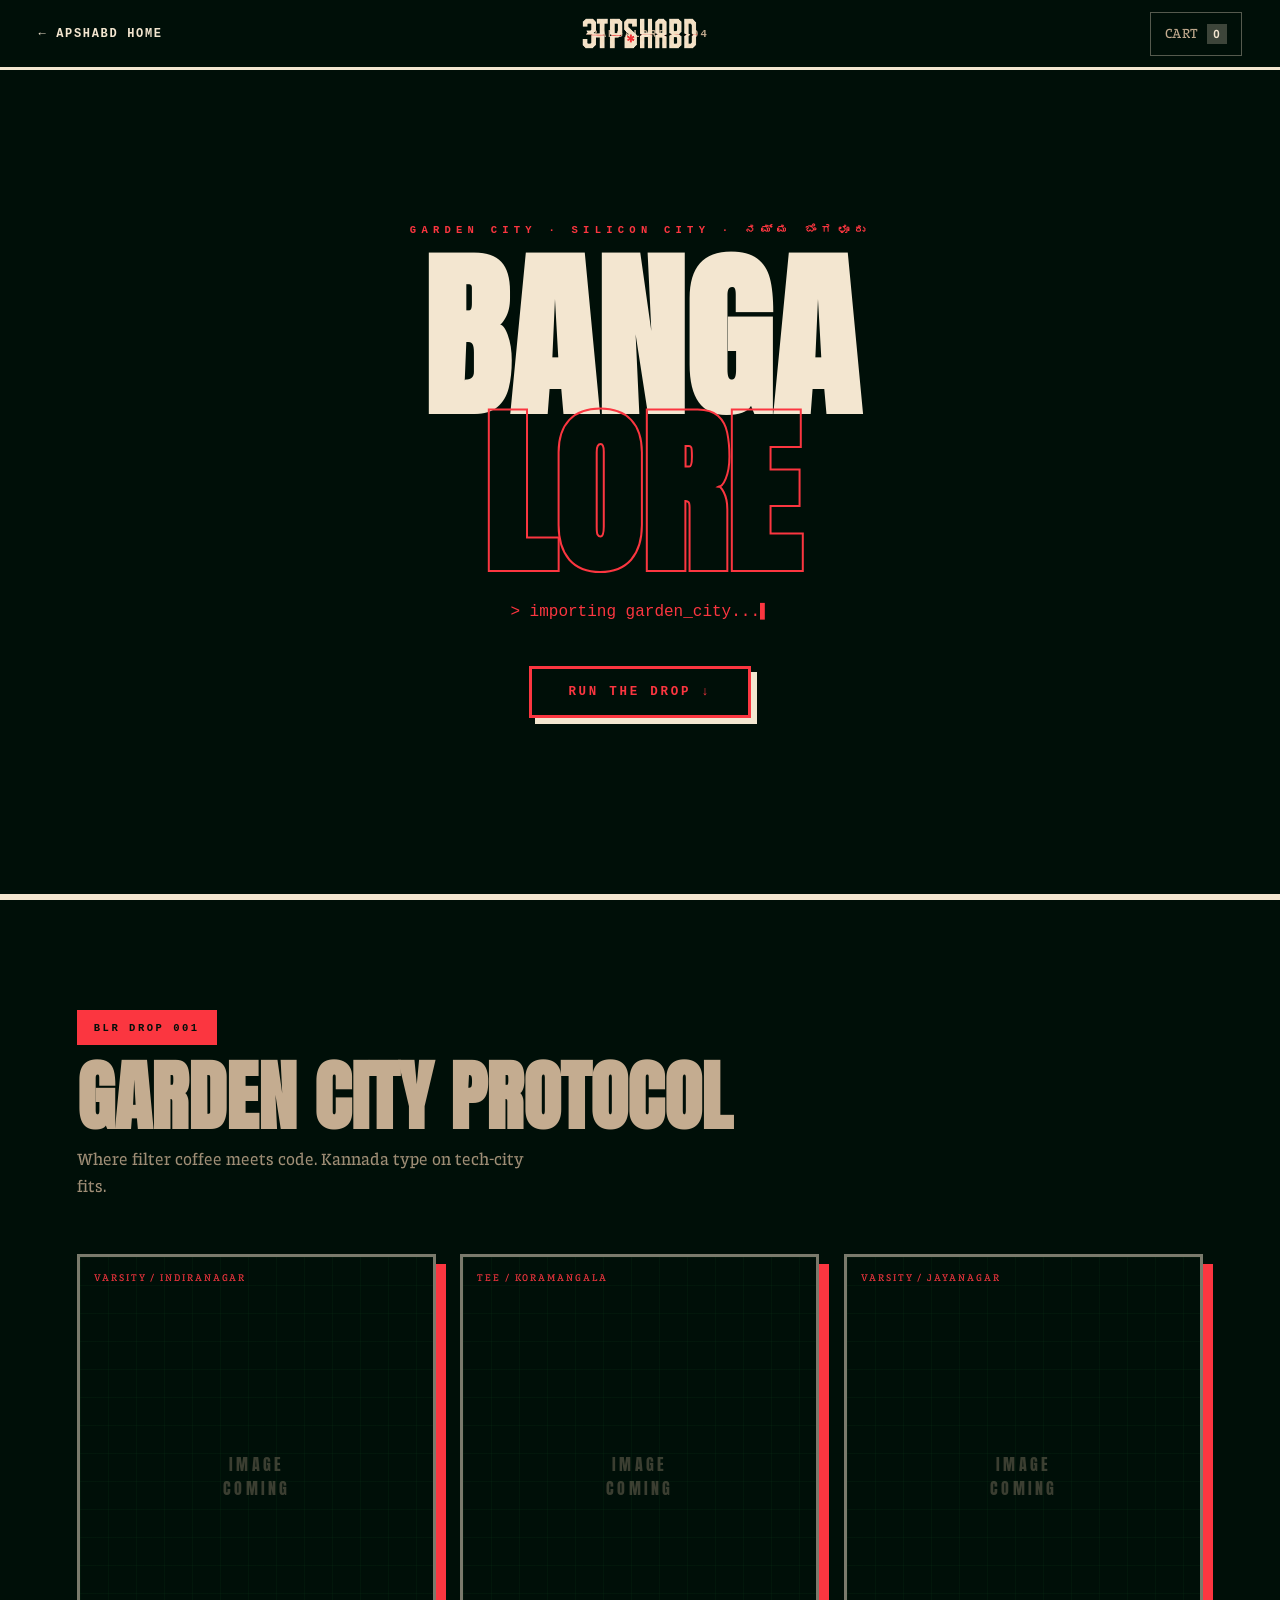
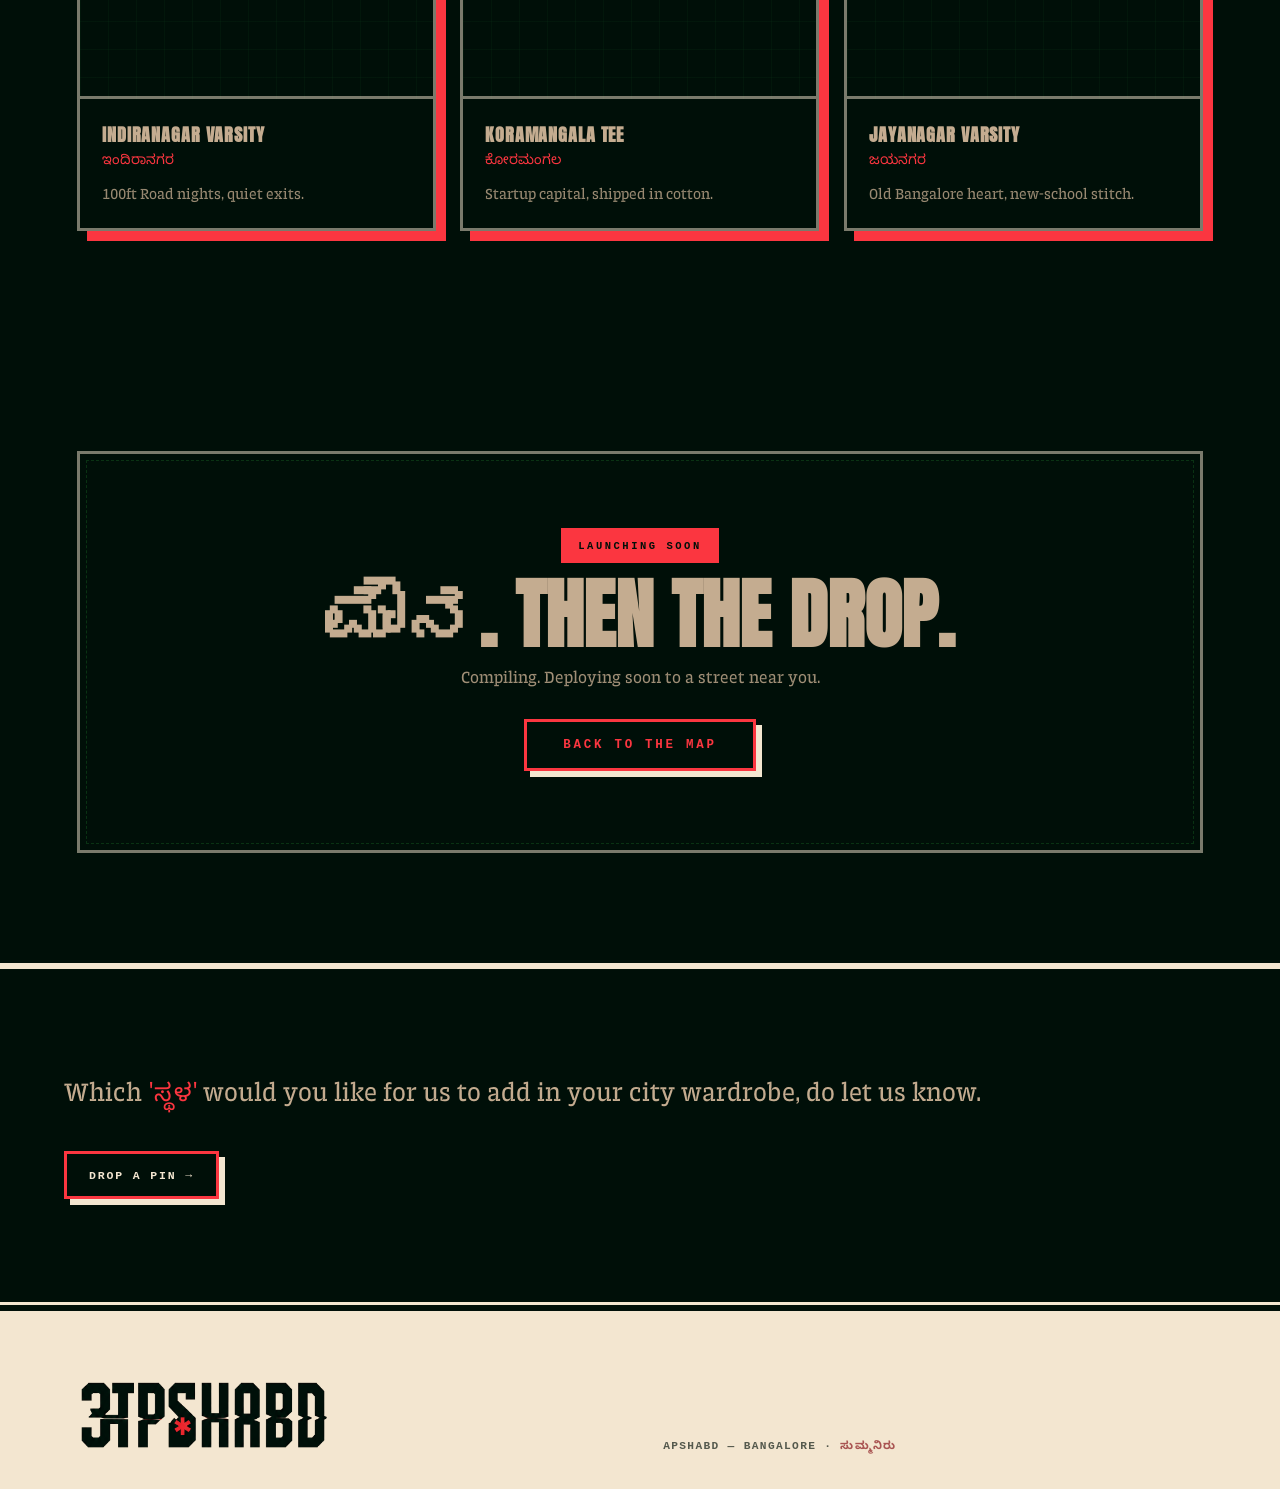
<file: bangalore.html>
<!DOCTYPE html>
<html lang="en">
<head>
  <meta charset="UTF-8" />
  <meta name="viewport" content="width=device-width, initial-scale=1.0" />
  <title>APSHABD — BANGALORE · ಮೌನ</title>
  <meta name="theme-color" content="#060a08" />
  <meta name="description" content="APSHABD Bangalore - Filter coffee and fibre optics. Kannada type on tech-city fits." />
  <link rel="canonical" href="https://pindropsilence.com/bangalore.html" />

  <!-- Icons. One square mark, every surface: browser tab, iOS home screen,
       Android install prompt. See assets/icons/. -->
  <link rel="icon" href="/favicon.ico" sizes="32x32" />
  <link rel="icon" type="image/png" sizes="16x16" href="assets/icons/favicon-16.png" />
  <link rel="icon" type="image/png" sizes="32x32" href="assets/icons/favicon-32.png" />
  <link rel="apple-touch-icon" sizes="180x180" href="assets/icons/apple-touch-icon.png" />
  <link rel="manifest" href="site.webmanifest" />

  <!-- Share card. Without these a link pasted into WhatsApp, Instagram DMs or
       LinkedIn renders as a bare grey rectangle. Absolute URLs are required:
       most scrapers do not resolve relative ones. -->
  <meta property="og:type" content="website" />
  <meta property="og:site_name" content="APSHABD" />
  <meta property="og:locale" content="en_IN" />
  <meta property="og:url" content="https://pindropsilence.com/bangalore.html" />
  <meta property="og:title" content="APSHABD - Bangalore / BLR 04" />
  <meta property="og:description" content="APSHABD Bangalore - Filter coffee and fibre optics. Kannada type on tech-city fits." />
  <meta property="og:image" content="https://pindropsilence.com/assets/social/og-bangalore.jpg" />
  <meta property="og:image:width" content="1200" />
  <meta property="og:image:height" content="630" />
  <meta property="og:image:alt" content="A dark card reading BANGALORE with the APSHABD wordmark" />
  <meta name="twitter:card" content="summary_large_image" />
  <meta name="twitter:title" content="APSHABD - Bangalore / BLR 04" />
  <meta name="twitter:description" content="APSHABD Bangalore - Filter coffee and fibre optics. Kannada type on tech-city fits." />
  <meta name="twitter:image" content="https://pindropsilence.com/assets/social/og-bangalore.jpg" />

  <link rel="preconnect" href="https://fonts.googleapis.com" />
  <link href="https://fonts.googleapis.com/css2?family=Anton&family=DM+Serif+Display&family=Space+Grotesk:wght@400;500;700&family=Noto+Sans+Kannada:wght@400;700&display=swap" rel="stylesheet" />
  <link rel="stylesheet" href="bangalore.css" />
  <link rel="stylesheet" href=".//city-brand.css?v=10" />
  <link rel="stylesheet" href=".//brutal.css?v=4" />
  <link rel="stylesheet" href=".//cart.css?v=1" />
</head>
<body>
  <div class="cybergrid" aria-hidden="true"></div>
  <div class="bg-word" aria-hidden="true">ಮೌನ</div>
  <div class="grain" aria-hidden="true"></div>
  <a class="skip-link" href="#drop">Skip to the drop</a>


  <nav class="nav glass">
    <a href="index.html" class="back">← APSHABD HOME</a>
    <span class="logo-tile"><img src="assets/brand/apshabd-wordmark-cream.png" alt="APSHABD" /></span>
    <span class="nav-city">BANGALORE · 04</span>
  </nav>

  <header class="hero" style="transform-style:preserve-3d;perspective:1200px;">
    <p class="eyebrow reveal">GARDEN CITY · SILICON CITY · ನಮ್ಮ ಬೆಂಗಳೂರು</p>
    <h1 class="hero-title">
      <span class="reveal depth-layer" data-depth="0.8">BANGA</span>
      <span class="reveal outline depth-layer" data-depth="1.2">LORE</span>
    </h1>
    <p class="hero-sub reveal"><span class="type-line" id="typeLine"></span><span class="caret">▌</span></p>
    <a href="#drop" class="cta reveal">RUN THE DROP ↓</a>
  </header>

  <div class="marquee" aria-hidden="true">
    <div class="marquee-track">
      <span>INDIRANAGAR ✦ KORAMANGALA ✦ JAYANAGAR ✦ MALLESHWARAM ✦ WHITEFIELD ✦ HSR LAYOUT ✦ BASAVANAGUDI ✦ MG ROAD ✦ </span>
      <span>INDIRANAGAR ✦ KORAMANGALA ✦ JAYANAGAR ✦ MALLESHWARAM ✦ WHITEFIELD ✦ HSR LAYOUT ✦ BASAVANAGUDI ✦ MG ROAD ✦ </span>
    </div>
  </div>

  <section class="section" id="drop" tabindex="-1">
    <div class="section-head reveal">
      <span class="stamp">BLR DROP 001</span>
      <h2>GARDEN CITY PROTOCOL</h2>
      <p>Where filter coffee meets code. Kannada type on tech-city fits.</p>
    </div>
    <div class="grid">
      <article class="card glass reveal">
        <div class="ph" data-label="VARSITY / INDIRANAGAR"><span>IMAGE<br>COMING</span></div>
        <div class="card-body"><h3>INDIRANAGAR VARSITY</h3><p class="rg">ಇಂದಿರಾನಗರ</p><p>100ft Road nights, quiet exits.</p></div>
      </article>
      <article class="card glass reveal">
        <div class="ph" data-label="TEE / KORAMANGALA"><span>IMAGE<br>COMING</span></div>
        <div class="card-body"><h3>KORAMANGALA TEE</h3><p class="rg">ಕೋರಮಂಗಲ</p><p>Startup capital, shipped in cotton.</p></div>
      </article>
      <article class="card glass reveal">
        <div class="ph" data-label="VARSITY / JAYANAGAR"><span>IMAGE<br>COMING</span></div>
        <div class="card-body"><h3>JAYANAGAR VARSITY</h3><p class="rg">ಜಯನಗರ</p><p>Old Bangalore heart, new-school stitch.</p></div>
      </article>
    </div>
  </section>

  <section class="section">
    <div class="wait glass reveal">
      <span class="stamp">LAUNCHING SOON</span>
      <h2>ಮೌನ. THEN THE DROP.</h2>
      <p>Compiling. Deploying soon to a street near you.</p>
      <a href="index.html#cities" class="cta">BACK TO THE MAP</a>
    </div>
  </section>

  <!-- ── TYPEWRITER PROMPT ── -->
  <section class="typewriter-section" data-words="location|ಸ್ಥಳ">
    <p class="typewriter-text">
      Which <span class="tw-quote">'</span><span class="tw-word-wrap"><span class="tw-word" lang="kn">ಸ್ಥಳ</span></span><span class="tw-quote">'</span> would you like for us to add in your city wardrobe, do let us know.
    </p>
    <div class="typewriter-cta">
      <a href="drop-a-pin.html" class="tw-cta" data-cursor="DROP"><span>DROP A PIN →</span></a>
    </div>
  </section>

  <footer class="footer">
    <a class="city-footer-brand" href="index.html" aria-label="APSHABD home"><img src="assets/brand/apshabd-wordmark-night.png" alt="" /></a>
    <p>APSHABD — BANGALORE · <span class="rg">ಸುಮ್ಮನಿರು</span></p>
  </footer>


  <script src=".//cart.js?v=1"></script>
  <script src=".//bangalore.js"></script>
</body>
</html>
</file>
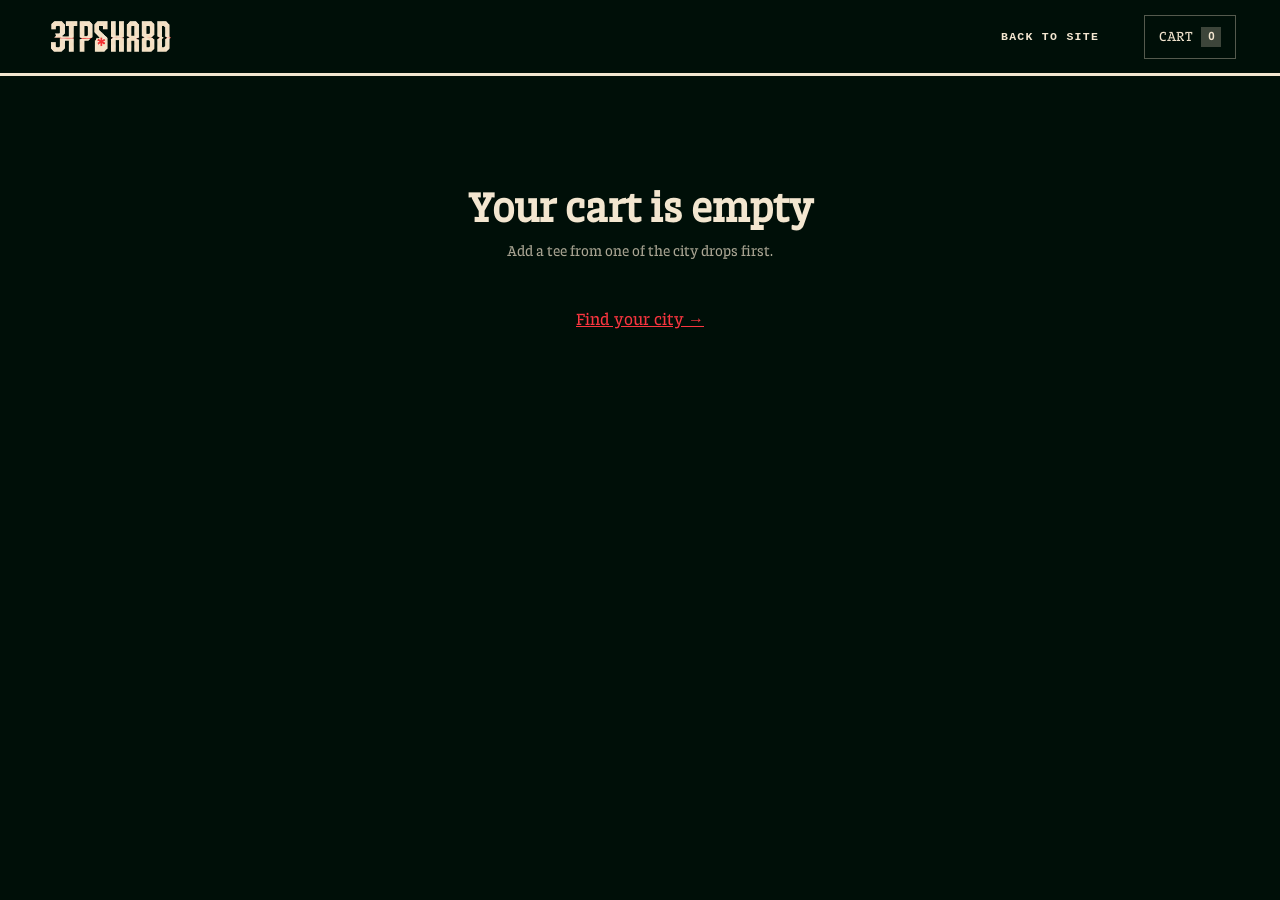
<file: checkout.html>
<!DOCTYPE html>
<html lang="en">
<head>
  <meta charset="UTF-8" />
  <meta name="viewport" content="width=device-width, initial-scale=1.0" />
  <title>Checkout — APSHABD</title>
  <meta name="robots" content="noindex" />
  <meta name="theme-color" content="#000f08" />
  <meta http-equiv="Referrer-Policy" content="strict-origin-when-cross-origin" />
  <meta http-equiv="Content-Security-Policy" content="default-src 'self'; style-src 'self' 'unsafe-inline' https://fonts.googleapis.com; font-src 'self' https://fonts.gstatic.com; img-src 'self' data:; script-src 'self'; connect-src 'none'; frame-src 'none'; object-src 'none';" />
  <link rel="icon" href="/favicon.ico" sizes="32x32" />
  <link rel="stylesheet" href="styles.css?v=33" />
  <link rel="stylesheet" href="brutal.css?v=4" />
  <link rel="stylesheet" href="cart.css?v=1" />
</head>
<body style="background:#000f08;">

  <header class="site-header" id="top">
    <a class="brand" href="index.html" aria-label="अPSHABD home">
      <img class="brand-logo brand-logo-cream" src="assets/brand/apshabd-wordmark-cream.png" alt="" />
    </a>
    <nav class="site-nav" id="site-nav" aria-label="Main navigation">
      <a href="index.html">Back to site</a>
    </nav>
  </header>

  <main class="checkout-page">
    <div id="checkoutEmpty" class="checkout-empty" hidden>
      <h1 class="checkout-heading">Your cart is empty</h1>
      <p class="checkout-subhead">Add a tee from one of the city drops first.</p>
      <a href="index.html#cities">Find your city →</a>
    </div>

    <div id="checkoutContent" hidden>
      <span class="checkout-demo-banner">Demo checkout — no real payment is processed</span>
      <h1 class="checkout-heading">Checkout</h1>
      <p class="checkout-subhead">Shipping details are stored only in this session — nothing is sent anywhere.</p>

      <div class="checkout-grid">
        <form id="shippingForm" novalidate>
          <div class="checkout-field">
            <label for="fullName">Full name</label>
            <input id="fullName" name="fullName" type="text" autocomplete="name" required />
          </div>
          <div class="checkout-field">
            <label for="email">Email</label>
            <input id="email" name="email" type="email" autocomplete="email" required />
          </div>
          <div class="checkout-field">
            <label for="phone">Phone</label>
            <input id="phone" name="phone" type="tel" autocomplete="tel" required />
          </div>
          <div class="checkout-field">
            <label for="address">Address</label>
            <textarea id="address" name="address" rows="3" autocomplete="street-address" required></textarea>
          </div>
          <div class="checkout-row">
            <div class="checkout-field">
              <label for="city">City</label>
              <input id="city" name="city" type="text" autocomplete="address-level2" required />
            </div>
            <div class="checkout-field">
              <label for="pin">PIN code</label>
              <input id="pin" name="pin" type="text" inputmode="numeric" autocomplete="postal-code" required />
            </div>
          </div>
        </form>

        <div class="checkout-summary">
          <h2>Order summary</h2>
          <div id="summaryLines"></div>
          <div class="checkout-totals">
            <div class="checkout-line"><span>Subtotal</span><span id="summarySubtotal"></span></div>
            <div class="checkout-line"><span>Shipping</span><span>Free</span></div>
            <div class="checkout-line"><span><strong>Total</strong></span><span><strong id="summaryTotal"></strong></span></div>
          </div>
          <button type="button" id="payBtn" class="checkout-pay-btn">Pay now</button>
        </div>
      </div>
    </div>
  </main>

  <!-- Mock payment gateway modal. Deliberately collects no card details —
       it is a demo of the flow (method choice → processing → success), not
       a fake card-capture form. Swap this for a real Razorpay/Stripe
       Checkout redirect once there's a merchant account and a backend to
       verify the payment. -->
  <div class="pay-modal" id="payModal" aria-hidden="true">
    <div class="pay-modal-scrim" data-pay-close></div>
    <div class="pay-modal-card" role="dialog" aria-modal="true" aria-label="Payment">
      <div class="pay-modal-head">
        <h3>Complete payment</h3>
        <button type="button" class="pay-modal-close" data-pay-close aria-label="Close">×</button>
      </div>
      <p class="pay-modal-brand">Demo Pay · sandbox mode</p>

      <div id="payMethods">
        <label class="pay-method is-selected">
          <input type="radio" name="payMethod" value="upi" checked /> UPI
        </label>
        <label class="pay-method">
          <input type="radio" name="payMethod" value="card" /> Card
        </label>
        <label class="pay-method">
          <input type="radio" name="payMethod" value="netbanking" /> Netbanking
        </label>
      </div>

      <div class="pay-modal-amount">
        <span>Amount payable</span>
        <strong id="payAmount"></strong>
      </div>

      <div id="payProcessing" hidden>
        <div class="pay-modal-spinner"></div>
        <p class="pay-modal-status">Processing payment…</p>
      </div>

      <div id="paySuccess" class="pay-modal-success" hidden>
        <div class="pay-tick">✓</div>
        <p class="pay-modal-status">Payment successful</p>
        <p class="pay-modal-order" id="payOrderId"></p>
      </div>

      <button type="button" id="payConfirmBtn" class="checkout-pay-btn">Pay <span id="payConfirmAmount"></span></button>
    </div>
  </div>

  <script src="cart.js?v=1"></script>
  <script src="checkout.js?v=1"></script>
</body>
</html>
</file>
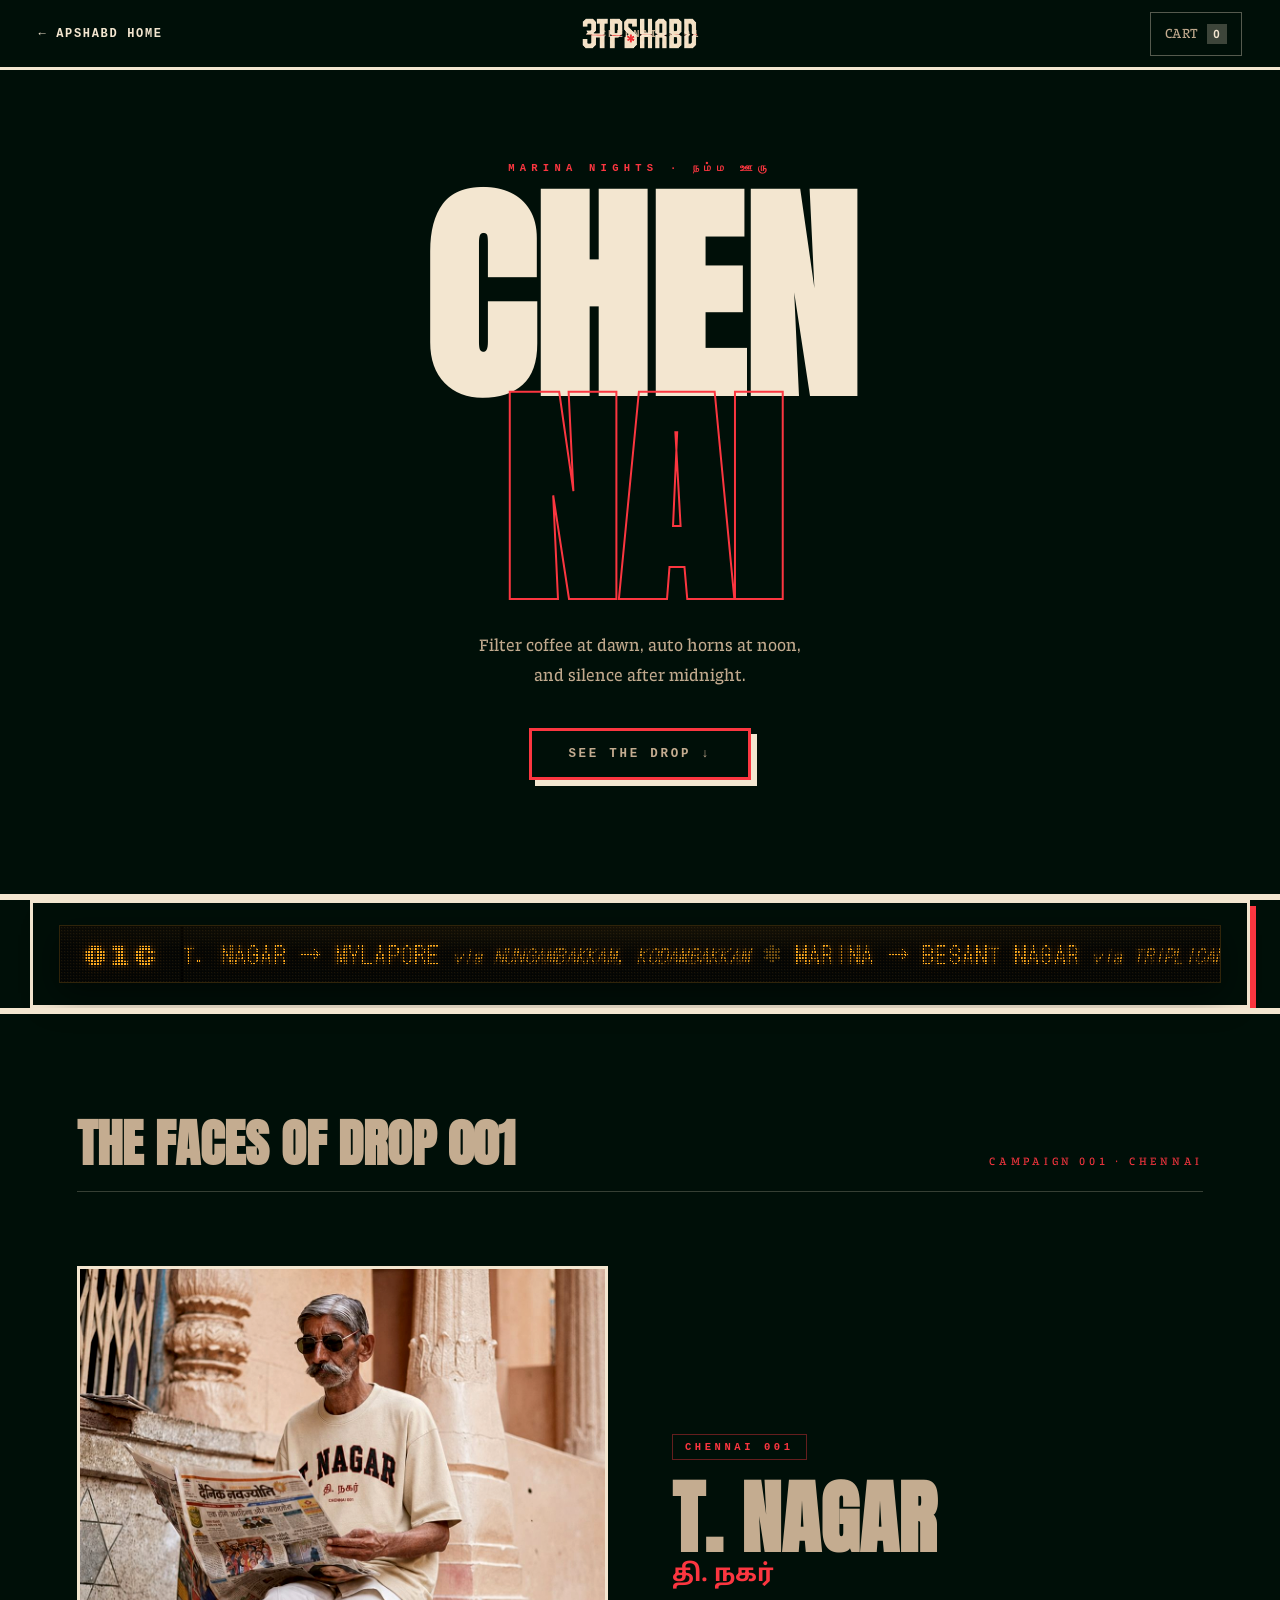
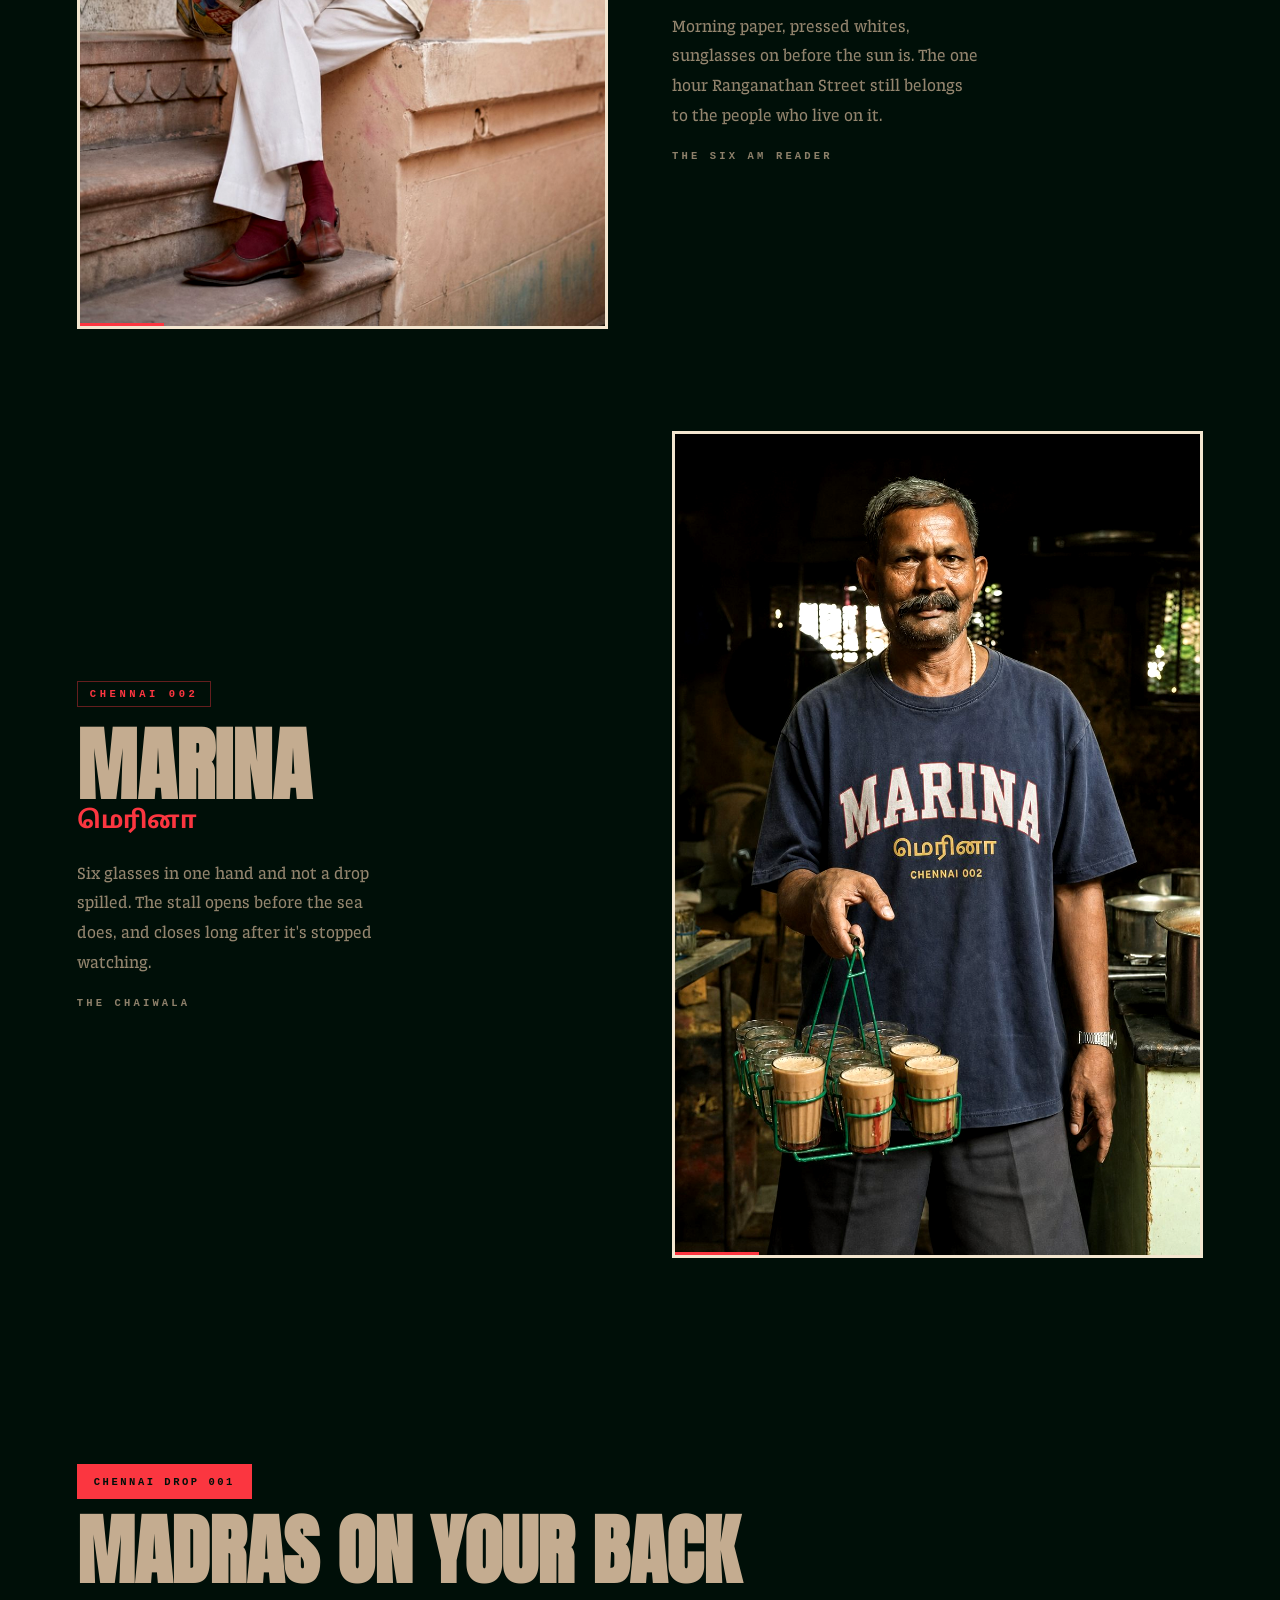
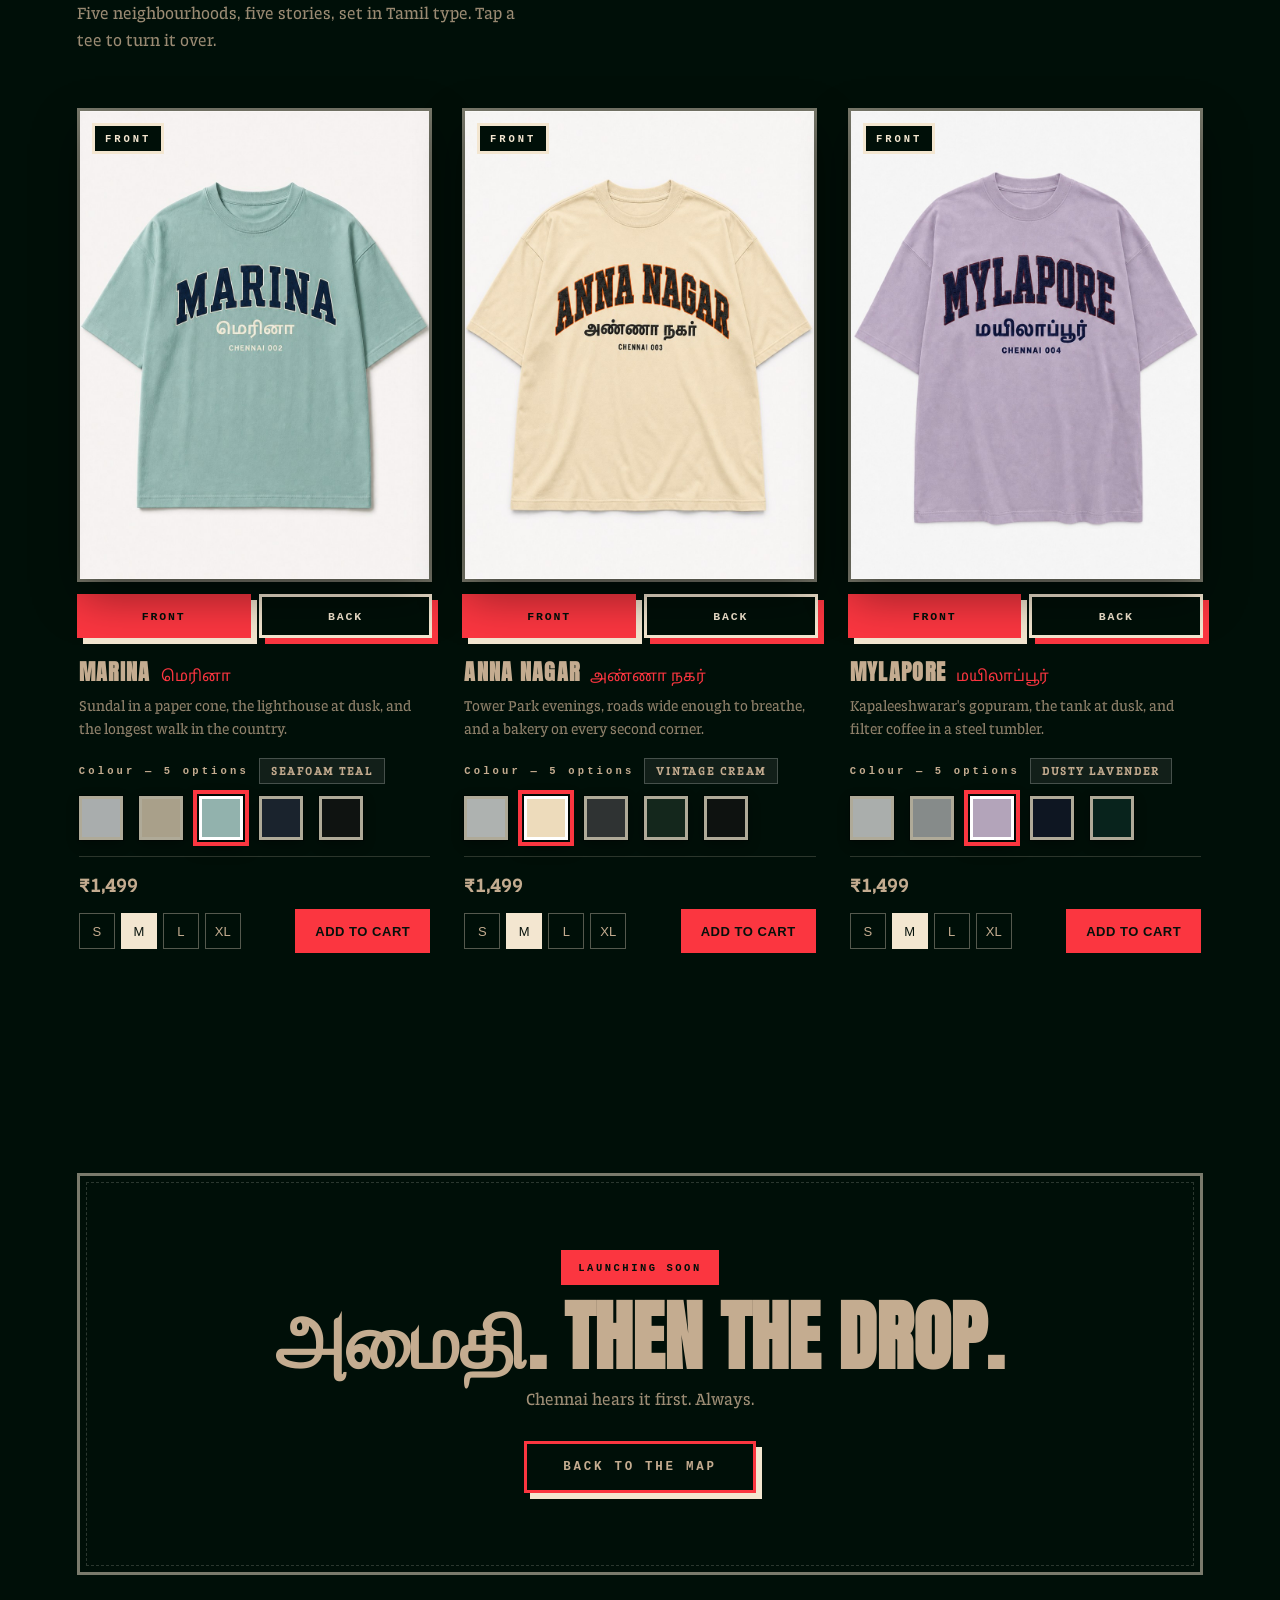
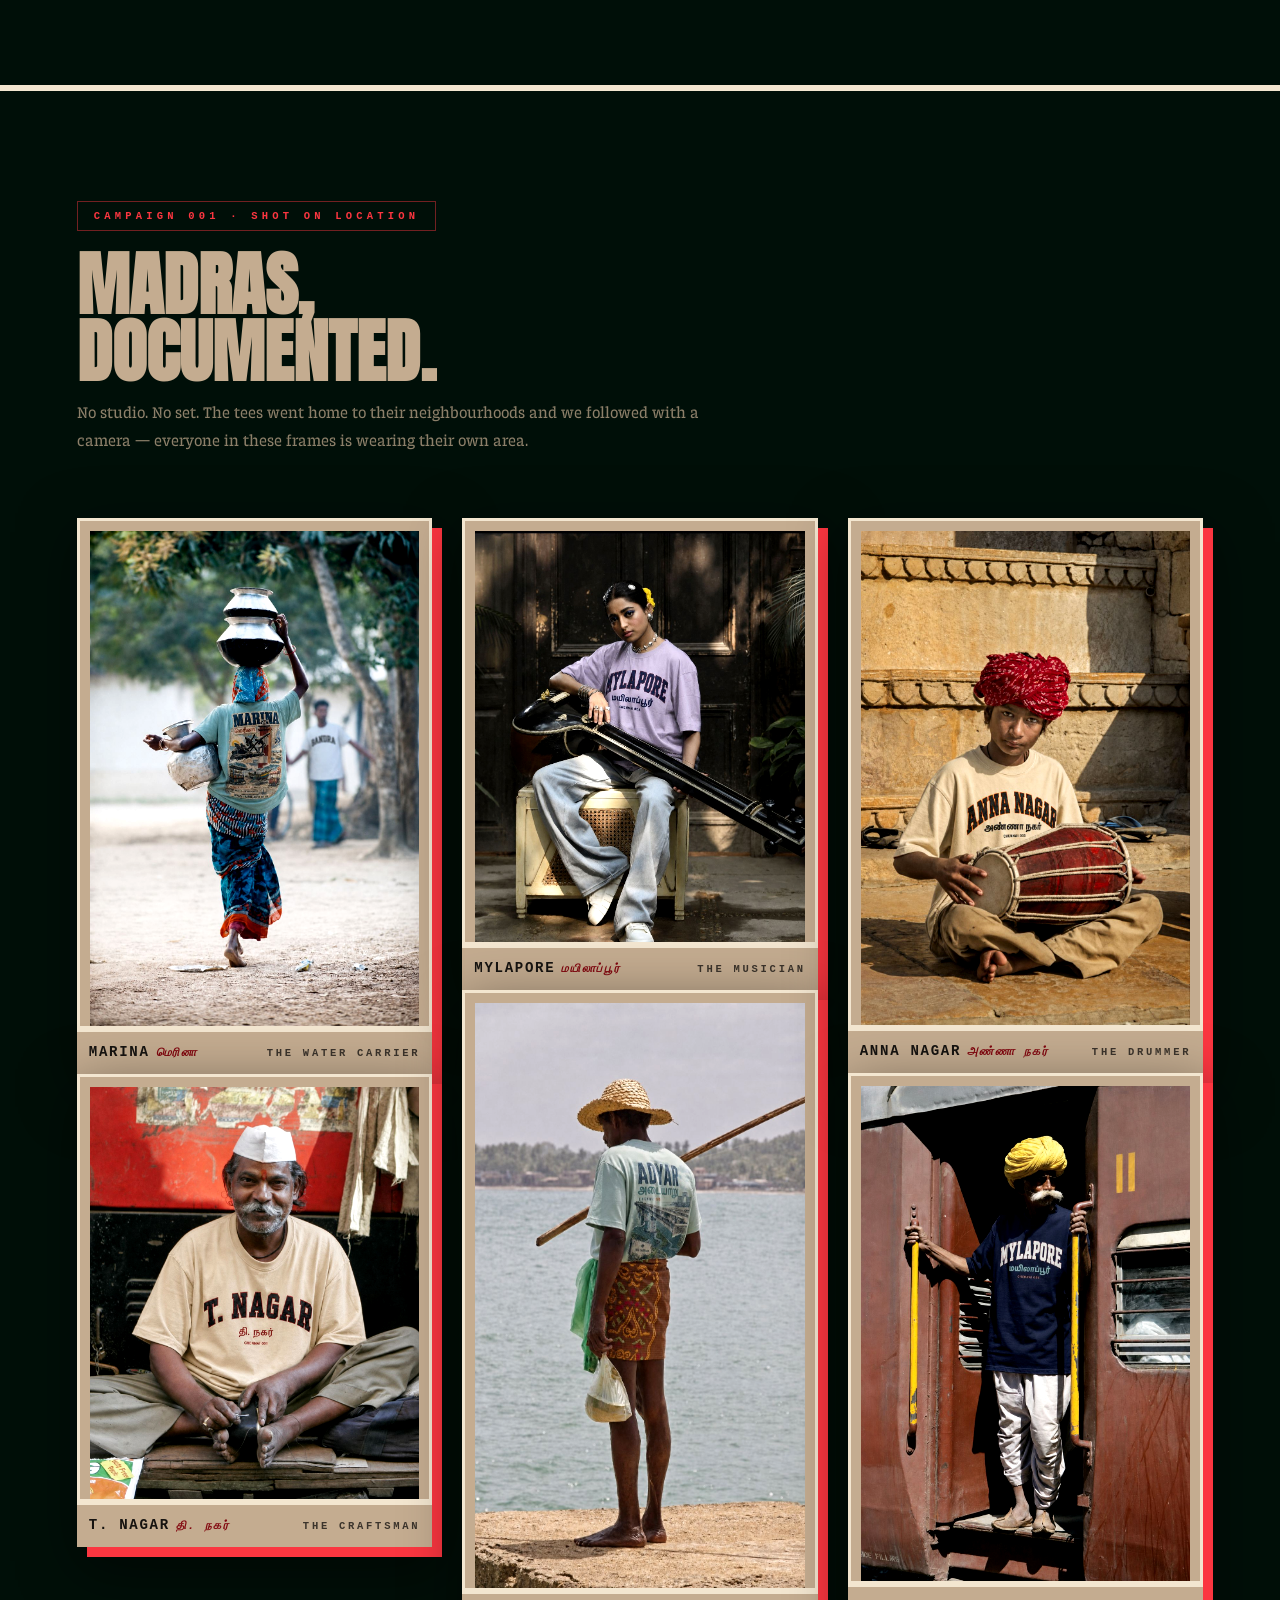
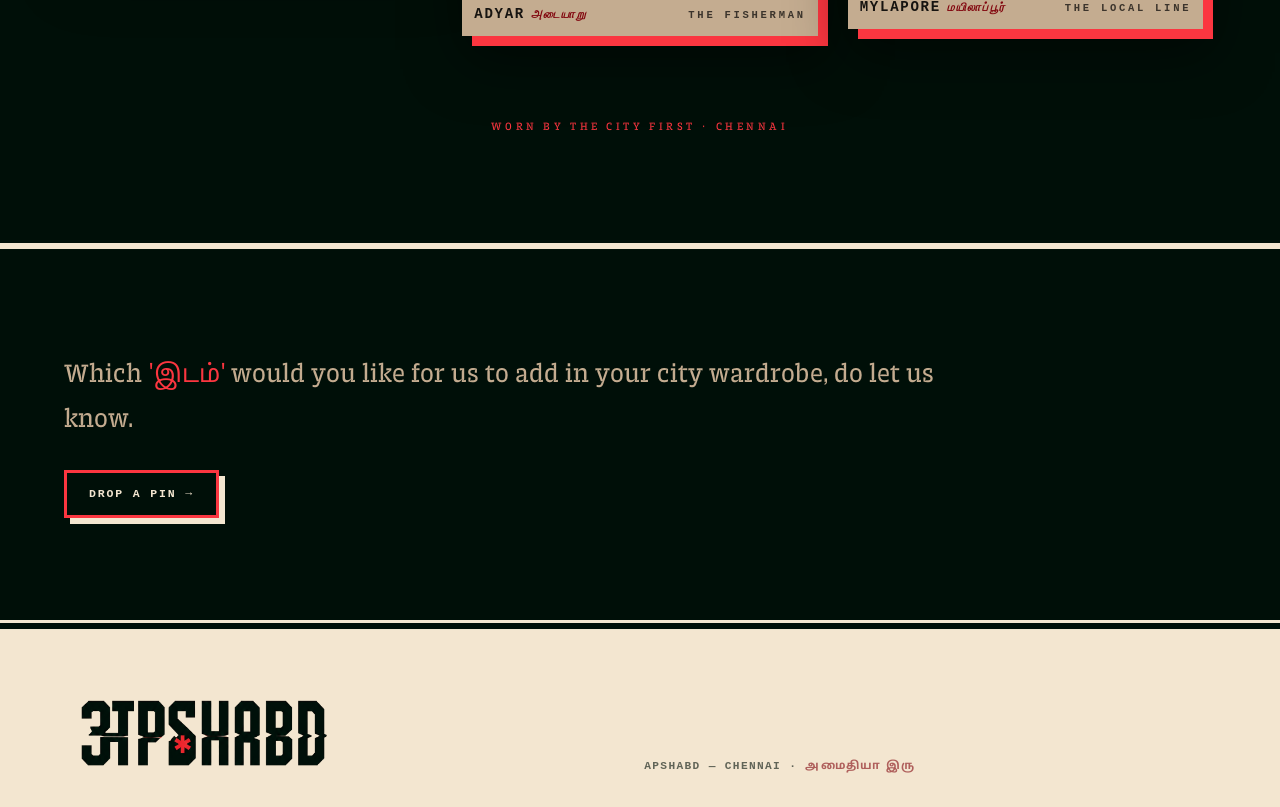
<file: chennai.html>
<!DOCTYPE html>
<html lang="en">
<head>
  <meta charset="UTF-8" />
  <meta name="viewport" content="width=device-width, initial-scale=1.0" />
  <title>APSHABD — CHENNAI · அமைதி</title>
  <meta name="theme-color" content="#0b0a08" />
  <meta name="description" content="APSHABD Chennai — Filter coffee at dawn, auto horns at noon, silence after midnight." />
  <link rel="canonical" href="https://pindropsilence.com/chennai.html" />

  <!-- Icons. One square mark, every surface: browser tab, iOS home screen,
       Android install prompt. See assets/icons/. -->
  <link rel="icon" href="/favicon.ico" sizes="32x32" />
  <link rel="icon" type="image/png" sizes="16x16" href="assets/icons/favicon-16.png" />
  <link rel="icon" type="image/png" sizes="32x32" href="assets/icons/favicon-32.png" />
  <link rel="apple-touch-icon" sizes="180x180" href="assets/icons/apple-touch-icon.png" />
  <link rel="manifest" href="site.webmanifest" />

  <!-- Share card. Without these a link pasted into WhatsApp, Instagram DMs or
       LinkedIn renders as a bare grey rectangle. Absolute URLs are required:
       most scrapers do not resolve relative ones. -->
  <meta property="og:type" content="website" />
  <meta property="og:site_name" content="APSHABD" />
  <meta property="og:locale" content="en_IN" />
  <meta property="og:url" content="https://pindropsilence.com/chennai.html" />
  <meta property="og:title" content="APSHABD - Chennai / MAA 01" />
  <meta property="og:description" content="APSHABD Chennai — Filter coffee at dawn, auto horns at noon, silence after midnight." />
  <meta property="og:image" content="https://pindropsilence.com/assets/social/og-chennai.jpg" />
  <meta property="og:image:width" content="1200" />
  <meta property="og:image:height" content="630" />
  <meta property="og:image:alt" content="The APSHABD Adyar tee worn on the Chennai waterfront, over the word CHENNAI" />
  <meta name="twitter:card" content="summary_large_image" />
  <meta name="twitter:title" content="APSHABD - Chennai / MAA 01" />
  <meta name="twitter:description" content="APSHABD Chennai — Filter coffee at dawn, auto horns at noon, silence after midnight." />
  <meta name="twitter:image" content="https://pindropsilence.com/assets/social/og-chennai.jpg" />

  <link rel="preconnect" href="https://fonts.googleapis.com" />
  <!-- DotGothic16 is a dot-matrix face and Silkscreen a 5x7 bitmap one: together
       they carry the LED route board above the faces section. -->
  <link href="https://fonts.googleapis.com/css2?family=Anton&family=DM+Serif+Display&family=Space+Grotesk:wght@400;500;700&family=Noto+Sans+Tamil:wght@400;700&family=DotGothic16&family=Silkscreen:wght@400;700&display=swap" rel="stylesheet" />
  <link rel="stylesheet" href=".//chennai.css?v=3" />
  <link rel="stylesheet" href=".//drop.css?v=4" />
  <link rel="stylesheet" href=".//streets.css?v=5" />
  <link rel="stylesheet" href=".//city-brand.css?v=10" />
  <!-- Last: city-brand.css hides .marquee, and the board has to win. -->
  <link rel="stylesheet" href=".//bus-board.css?v=2" />
  <link rel="stylesheet" href=".//brutal.css?v=4" />
  <link rel="stylesheet" href=".//cart.css?v=1" />
</head>
<body>

  <div class="bg-word" aria-hidden="true">அமைதி</div>
  <div class="grain" aria-hidden="true"></div>
  <a class="skip-link" href="#drop">Skip to the drop</a>


  <nav class="nav glass">
    <a href="index.html" class="back">← APSHABD HOME</a>
    <span class="logo-tile">
      <img src="assets/brand/apshabd-wordmark-cream.png" alt="APSHABD" />
    </span>
    <span class="nav-city">CHENNAI · 01</span>
  </nav>

  <header class="hero" style="transform-style:preserve-3d;perspective:1200px;">
    <p class="eyebrow reveal">MARINA NIGHTS · நம்ம ஊரு</p>
    <h1 class="hero-title">
      <span class="reveal depth-layer" data-depth="0.8">CHEN</span>
      <span class="reveal outline depth-layer" data-depth="1.2">NAI</span>
    </h1>
    <p class="hero-sub reveal">Filter coffee at dawn, auto horns at noon,<br />and silence after midnight.</p>
    <a href="#drop" class="cta reveal">SEE THE DROP ↓</a>
  </header>

  <!-- The MTC route board. Both halves of the track are identical: the
       scroll keyframes travel -50%, so the loop only closes if they match. -->
  <div class="marquee led-board" aria-hidden="true">
    <div class="led-inner">
      <span class="led-route">01C</span>
      <div class="led-screen">
        <div class="marquee-track">
          <span>T. NAGAR → MYLAPORE <em class="led-via">via NUNGAMBAKKAM, KODAMBAKKAM</em> <b class="led-sep">✱</b> MARINA → BESANT NAGAR <em class="led-via">via TRIPLICANE, ADYAR</em> <b class="led-sep">✱</b> ANNA NAGAR → VELACHERY <em class="led-via">via KILPAUK, ROYAPETTAH</em> <b class="led-sep">✱</b> </span>
          <span>T. NAGAR → MYLAPORE <em class="led-via">via NUNGAMBAKKAM, KODAMBAKKAM</em> <b class="led-sep">✱</b> MARINA → BESANT NAGAR <em class="led-via">via TRIPLICANE, ADYAR</em> <b class="led-sep">✱</b> ANNA NAGAR → VELACHERY <em class="led-via">via KILPAUK, ROYAPETTAH</em> <b class="led-sep">✱</b> </span>
        </div>
      </div>
    </div>
  </div>

  <!-- ── THE FACES ── -->
  <section class="faces" id="faces">
    <div class="faces-head reveal">
      <h2>THE FACES OF DROP 001</h2>
      <span>CAMPAIGN 001 · CHENNAI</span>
    </div>

    <article class="face reveal">
      <div class="face-shot">
        <img src=".//assets/campaign/web/chennai-t-nagar-newspaper.jpg"
             alt="Man reading the morning paper on temple steps in the T. Nagar tee"
             loading="lazy" width="1122" height="1402" />
      </div>
      <div class="face-copy">
        <span class="face-code">CHENNAI 001</span>
        <h3 class="face-name">T. NAGAR</h3>
        <span class="face-script rg">தி. நகர்</span>
        <p class="face-line">Morning paper, pressed whites, sunglasses on before the sun
          is. The one hour Ranganathan Street still belongs to the people who live on it.</p>
        <span class="face-role">THE SIX AM READER</span>
      </div>
    </article>

    <article class="face reveal">
      <div class="face-shot">
        <img src=".//assets/campaign/web/chennai-marina-chai.jpg"
             alt="Chai vendor holding a rack of glasses, wearing the Marina tee"
             loading="lazy" width="1003" height="1568" />
      </div>
      <div class="face-copy">
        <span class="face-code">CHENNAI 002</span>
        <h3 class="face-name">MARINA</h3>
        <span class="face-script rg">மெரினா</span>
        <p class="face-line">Six glasses in one hand and not a drop spilled. The stall
          opens before the sea does, and closes long after it's stopped watching.</p>
        <span class="face-role">THE CHAIWALA</span>
      </div>
    </article>
  </section>

  <section class="section" id="drop" tabindex="-1">
    <div class="section-head reveal">
      <span class="stamp">CHENNAI DROP 001</span>
      <h2>MADRAS ON YOUR BACK</h2>
      <p>Five neighbourhoods, five stories, set in Tamil type. Tap a tee to turn it over.</p>
    </div>

    <div class="drop-grid" data-city="chennai">

      <!-- 002 · MARINA -->
      <article class="drop reveal" data-loc="marina">
        <div class="drop-stage" tabindex="0" role="button" aria-pressed="false"
             aria-label="Marina tee — activate to see the back" data-cursor="FLIP">
          <div class="drop-flip">
            <div class="drop-face drop-face--front">
              <img src=".//assets/chennai/marina/seafoam-teal-front.jpg" alt="Marina tee, front" width="900" height="1200" loading="lazy" decoding="async" />
              <span class="drop-face-tag">FRONT</span>
            </div>
            <div class="drop-face drop-face--back">
              <img src=".//assets/chennai/marina/seafoam-teal-back.jpg" alt="Marina tee, back" width="900" height="1200" loading="lazy" decoding="async" />
              <span class="drop-face-tag">BACK</span>
            </div>
          </div>
          <span class="drop-hint">TAP TO FLIP</span>
        </div>
        <div class="drop-info">
          <div class="drop-head">
            <h3>MARINA</h3>
            <span class="rg">மெரினா</span>
          </div>
          <p>Sundal in a paper cone, the lighthouse at dusk, and the longest walk in the country.</p>
          <div class="drop-ways" role="group" aria-label="Marina colourways">
            <button type="button" class="way" data-cw="white"              style="--sw:#ebebed" aria-label="White"></button>
            <button type="button" class="way" data-cw="vintage-cream"      style="--sw:#ebd9bd" aria-label="Vintage cream"></button>
            <button type="button" class="way is-on" data-cw="seafoam-teal" style="--sw:#92b2ad" aria-label="Seafoam teal"></button>
            <button type="button" class="way" data-cw="faded-navy"         style="--sw:#252c3c" aria-label="Faded navy"></button>
            <button type="button" class="way" data-cw="washed-black"       style="--sw:#161616" aria-label="Washed black"></button>
          </div>
        </div>
      </article>

      <!-- 003 · ANNA NAGAR -->
      <article class="drop reveal" data-loc="anna-nagar">
        <div class="drop-stage" tabindex="0" role="button" aria-pressed="false"
             aria-label="Anna Nagar tee — activate to see the back" data-cursor="FLIP">
          <div class="drop-flip">
            <div class="drop-face drop-face--front">
              <img src=".//assets/chennai/anna-nagar/vintage-cream-front.jpg" alt="Anna Nagar tee, front" width="900" height="1200" loading="lazy" decoding="async" />
              <span class="drop-face-tag">FRONT</span>
            </div>
            <div class="drop-face drop-face--back">
              <img src=".//assets/chennai/anna-nagar/vintage-cream-back.jpg" alt="Anna Nagar tee, back" width="900" height="1200" loading="lazy" decoding="async" />
              <span class="drop-face-tag">BACK</span>
            </div>
          </div>
          <span class="drop-hint">TAP TO FLIP</span>
        </div>
        <div class="drop-info">
          <div class="drop-head">
            <h3>ANNA NAGAR</h3>
            <span class="rg">அண்ணா நகர்</span>
          </div>
          <p>Tower Park evenings, roads wide enough to breathe, and a bakery on every second corner.</p>
          <div class="drop-ways" role="group" aria-label="Anna Nagar colourways">
            <button type="button" class="way" data-cw="white"                style="--sw:#f1f1f1" aria-label="White"></button>
            <button type="button" class="way is-on" data-cw="vintage-cream"  style="--sw:#eddbbb" aria-label="Vintage cream"></button>
            <button type="button" class="way" data-cw="faded-charcoal-grey"  style="--sw:#424244" aria-label="Faded charcoal grey"></button>
            <button type="button" class="way" data-cw="deep-forest-green"    style="--sw:#1d3125" aria-label="Deep forest green"></button>
            <button type="button" class="way" data-cw="washed-black"         style="--sw:#141414" aria-label="Washed black"></button>
          </div>
        </div>
      </article>

      <!-- 004 · MYLAPORE -->
      <article class="drop reveal" data-loc="mylapore">
        <div class="drop-stage" tabindex="0" role="button" aria-pressed="false"
             aria-label="Mylapore tee — activate to see the back" data-cursor="FLIP">
          <div class="drop-flip">
            <div class="drop-face drop-face--front">
              <img src=".//assets/chennai/mylapore/dusty-lavender-front.jpg" alt="Mylapore tee, front" width="900" height="1200" loading="lazy" decoding="async" />
              <span class="drop-face-tag">FRONT</span>
            </div>
            <div class="drop-face drop-face--back">
              <img src=".//assets/chennai/mylapore/dusty-lavender-back.jpg" alt="Mylapore tee, back" width="900" height="1200" loading="lazy" decoding="async" />
              <span class="drop-face-tag">BACK</span>
            </div>
          </div>
          <span class="drop-hint">TAP TO FLIP</span>
        </div>
        <div class="drop-info">
          <div class="drop-head">
            <h3>MYLAPORE</h3>
            <span class="rg">மயிலாப்பூர்</span>
          </div>
          <p>Kapaleeshwarar's gopuram, the tank at dusk, and filter coffee in a steel tumbler.</p>
          <div class="drop-ways" role="group" aria-label="Mylapore colourways">
            <button type="button" class="way" data-cw="white"                 style="--sw:#ececec" aria-label="White"></button>
            <button type="button" class="way" data-cw="cool-stone-grey"       style="--sw:#babbbd" aria-label="Cool stone grey"></button>
            <button type="button" class="way is-on" data-cw="dusty-lavender"  style="--sw:#b3a4ba" aria-label="Dusty lavender"></button>
            <button type="button" class="way" data-cw="deep-indigo"           style="--sw:#14192d" aria-label="Deep indigo"></button>
            <button type="button" class="way" data-cw="dark-bottle-green"     style="--sw:#0c2b25" aria-label="Dark bottle green"></button>
          </div>
        </div>
      </article>

    </div>
  </section>

  <section class="section">
    <div class="wait glass reveal">
      <span class="stamp">LAUNCHING SOON</span>
      <h2>அமைதி. THEN THE DROP.</h2>
      <p>Chennai hears it first. Always.</p>
      <a href="index.html#cities" class="cta">BACK TO THE MAP</a>
    </div>
  </section>

  <!-- ── SHOT ON LOCATION ── -->
  <section class="streets" id="streets">
    <div class="streets-head reveal">
      <span class="streets-label">CAMPAIGN 001 · SHOT ON LOCATION</span>
      <h2>MADRAS,<br />DOCUMENTED.</h2>
      <p>No studio. No set. The tees went home to their neighbourhoods and we
         followed with a camera — everyone in these frames is wearing their own area.</p>
    </div>

    <div class="streets-grid">
      <figure class="street-print reveal">
        <div class="street-frame">
          <img src=".//assets/campaign/web/05-chennai-marina-water-carrier.jpg"
               alt="Water carrier on Marina beach wearing the APSHABD Marina tee"
               loading="lazy" width="1023" height="1537" />
        </div>
        <figcaption class="street-cap">
          <span class="street-loc">MARINA<i class="rg">மெரினா</i></span>
          <span class="street-role">THE WATER CARRIER</span>
        </figcaption>
      </figure>

      <figure class="street-print reveal">
        <div class="street-frame">
          <img src=".//assets/campaign/web/08-chennai-t-nagar-craftsman.jpg"
               alt="Craftsman at work in T. Nagar wearing the APSHABD T. Nagar tee"
               loading="lazy" width="1122" height="1402" />
        </div>
        <figcaption class="street-cap">
          <span class="street-loc">T. NAGAR<i class="rg">தி. நகர்</i></span>
          <span class="street-role">THE CRAFTSMAN</span>
        </figcaption>
      </figure>

      <figure class="street-print reveal">
        <div class="street-frame">
          <img src=".//assets/campaign/web/03-chennai-mylapore-musician.jpg"
               alt="Street musician in Mylapore wearing the APSHABD Mylapore tee"
               loading="lazy" width="1123" height="1401" />
        </div>
        <figcaption class="street-cap">
          <span class="street-loc">MYLAPORE<i class="rg">மயிலாப்பூர்</i></span>
          <span class="street-role">THE MUSICIAN</span>
        </figcaption>
      </figure>

      <figure class="street-print reveal">
        <div class="street-frame">
          <img src=".//assets/campaign/web/01-chennai-adyar-fisherman.jpg"
               alt="Fisherman on the Adyar estuary wall wearing the APSHABD Adyar tee"
               loading="lazy" width="941" height="1672" />
        </div>
        <figcaption class="street-cap">
          <span class="street-loc">ADYAR<i class="rg">அடையாறு</i></span>
          <span class="street-role">THE FISHERMAN</span>
        </figcaption>
      </figure>

      <figure class="street-print reveal">
        <div class="street-frame">
          <img src=".//assets/campaign/web/04-chennai-anna-nagar-drummer.jpg"
               alt="Drummer in Anna Nagar wearing the APSHABD Anna Nagar tee"
               loading="lazy" width="1024" height="1536" />
        </div>
        <figcaption class="street-cap">
          <span class="street-loc">ANNA NAGAR<i class="rg">அண்ணா நகர்</i></span>
          <span class="street-role">THE DRUMMER</span>
        </figcaption>
      </figure>

      <figure class="street-print reveal">
        <div class="street-frame">
          <img src=".//assets/campaign/web/09-chennai-mylapore-train.jpg"
               alt="Commuters on the Mylapore local line in APSHABD tees"
               loading="lazy" width="1023" height="1537" />
        </div>
        <figcaption class="street-cap">
          <span class="street-loc">MYLAPORE<i class="rg">மயிலாப்பூர்</i></span>
          <span class="street-role">THE LOCAL LINE</span>
        </figcaption>
      </figure>
    </div>

    <p class="streets-foot reveal">WORN BY THE CITY FIRST · CHENNAI</p>
  </section>

  <!-- ── TYPEWRITER PROMPT ── -->
  <section class="typewriter-section" data-words="location|இடம்">
    <p class="typewriter-text">
      Which <span class="tw-quote">'</span><span class="tw-word-wrap"><span class="tw-word" lang="ta">இடம்</span></span><span class="tw-quote">'</span> would you like for us to add in your city wardrobe, do let us know.
    </p>
    <div class="typewriter-cta">
      <a href="drop-a-pin.html" class="tw-cta" data-cursor="DROP"><span>DROP A PIN →</span></a>
    </div>
  </section>

  <footer class="footer">
    <a class="city-footer-brand" href="index.html" aria-label="APSHABD home"><img src="assets/brand/apshabd-wordmark-night.png" alt="" /></a>
    <p>APSHABD — CHENNAI · <span class="rg">அமைதியா இரு</span></p>
  </footer>


  <script src=".//cart.js?v=1"></script>
  <script src=".//chennai.js"></script>
  <script src=".//drop.js?v=5"></script>
</body>
</html>
</file>
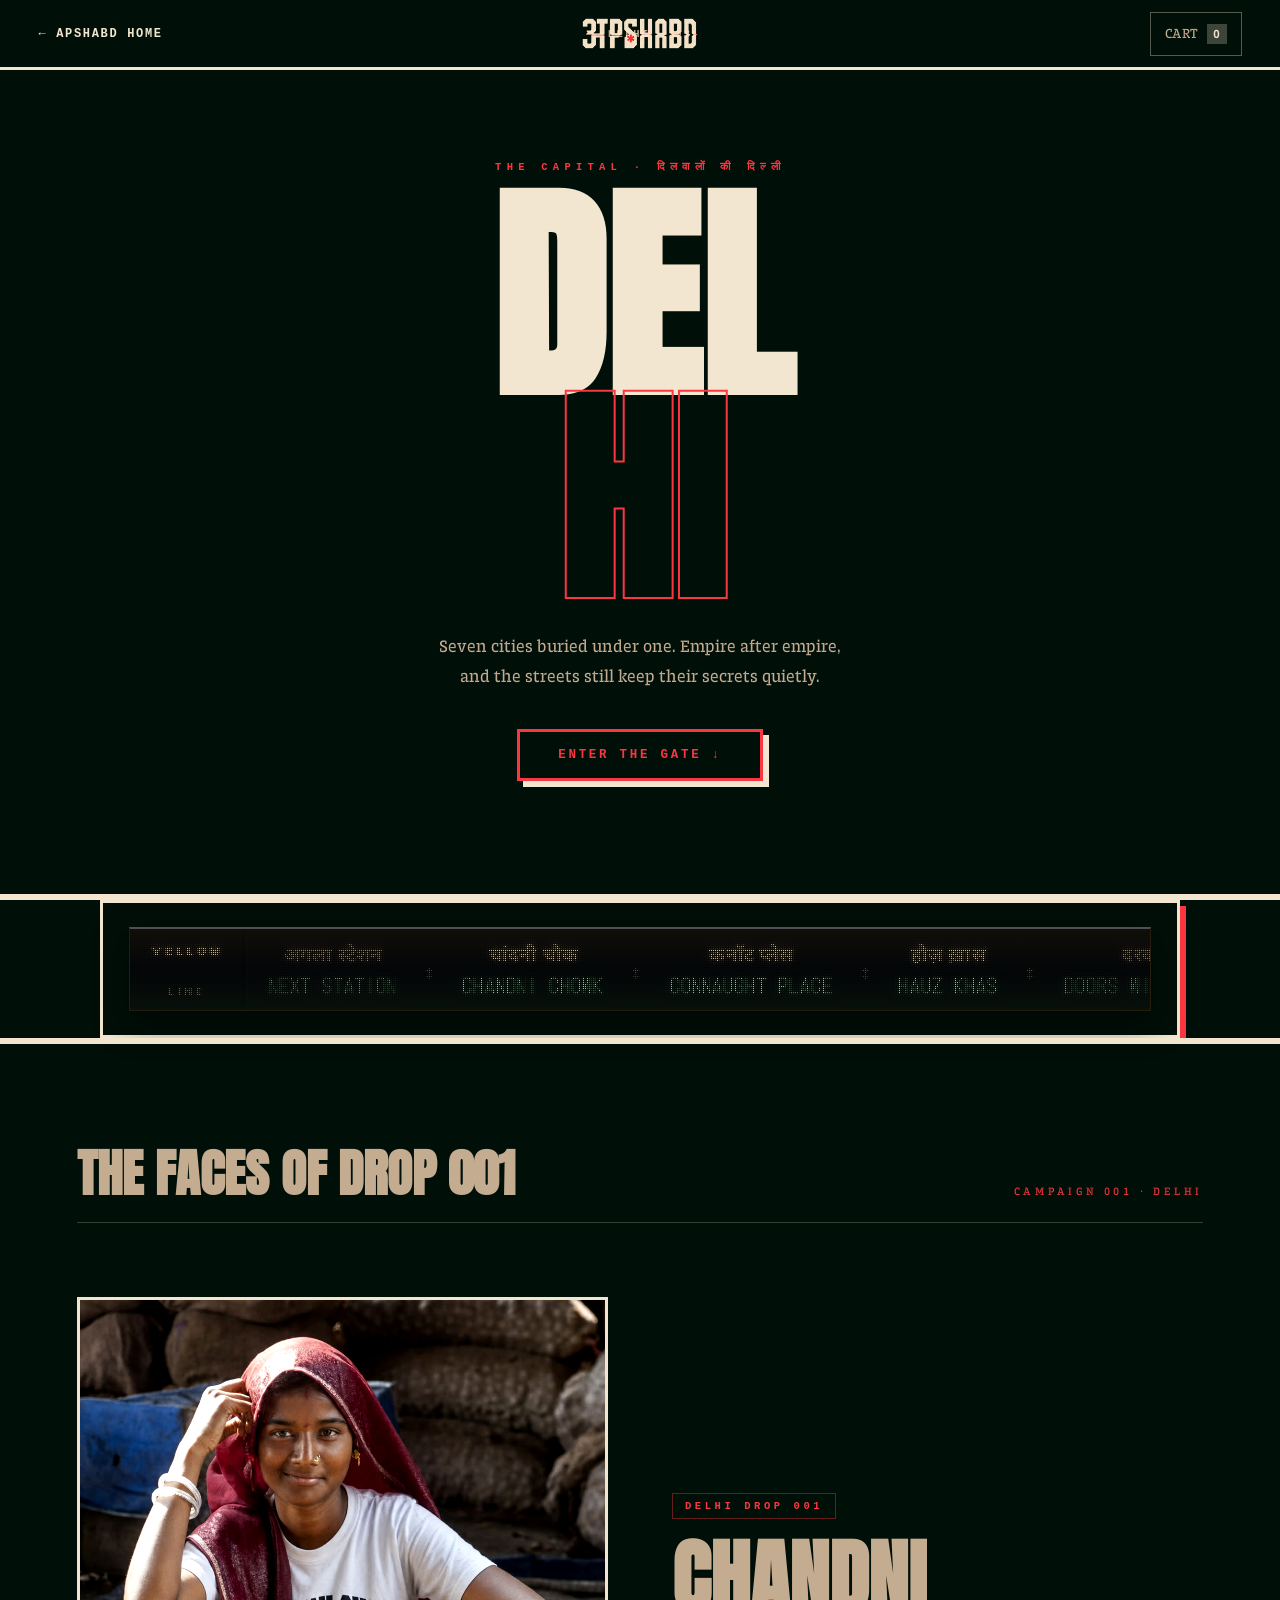
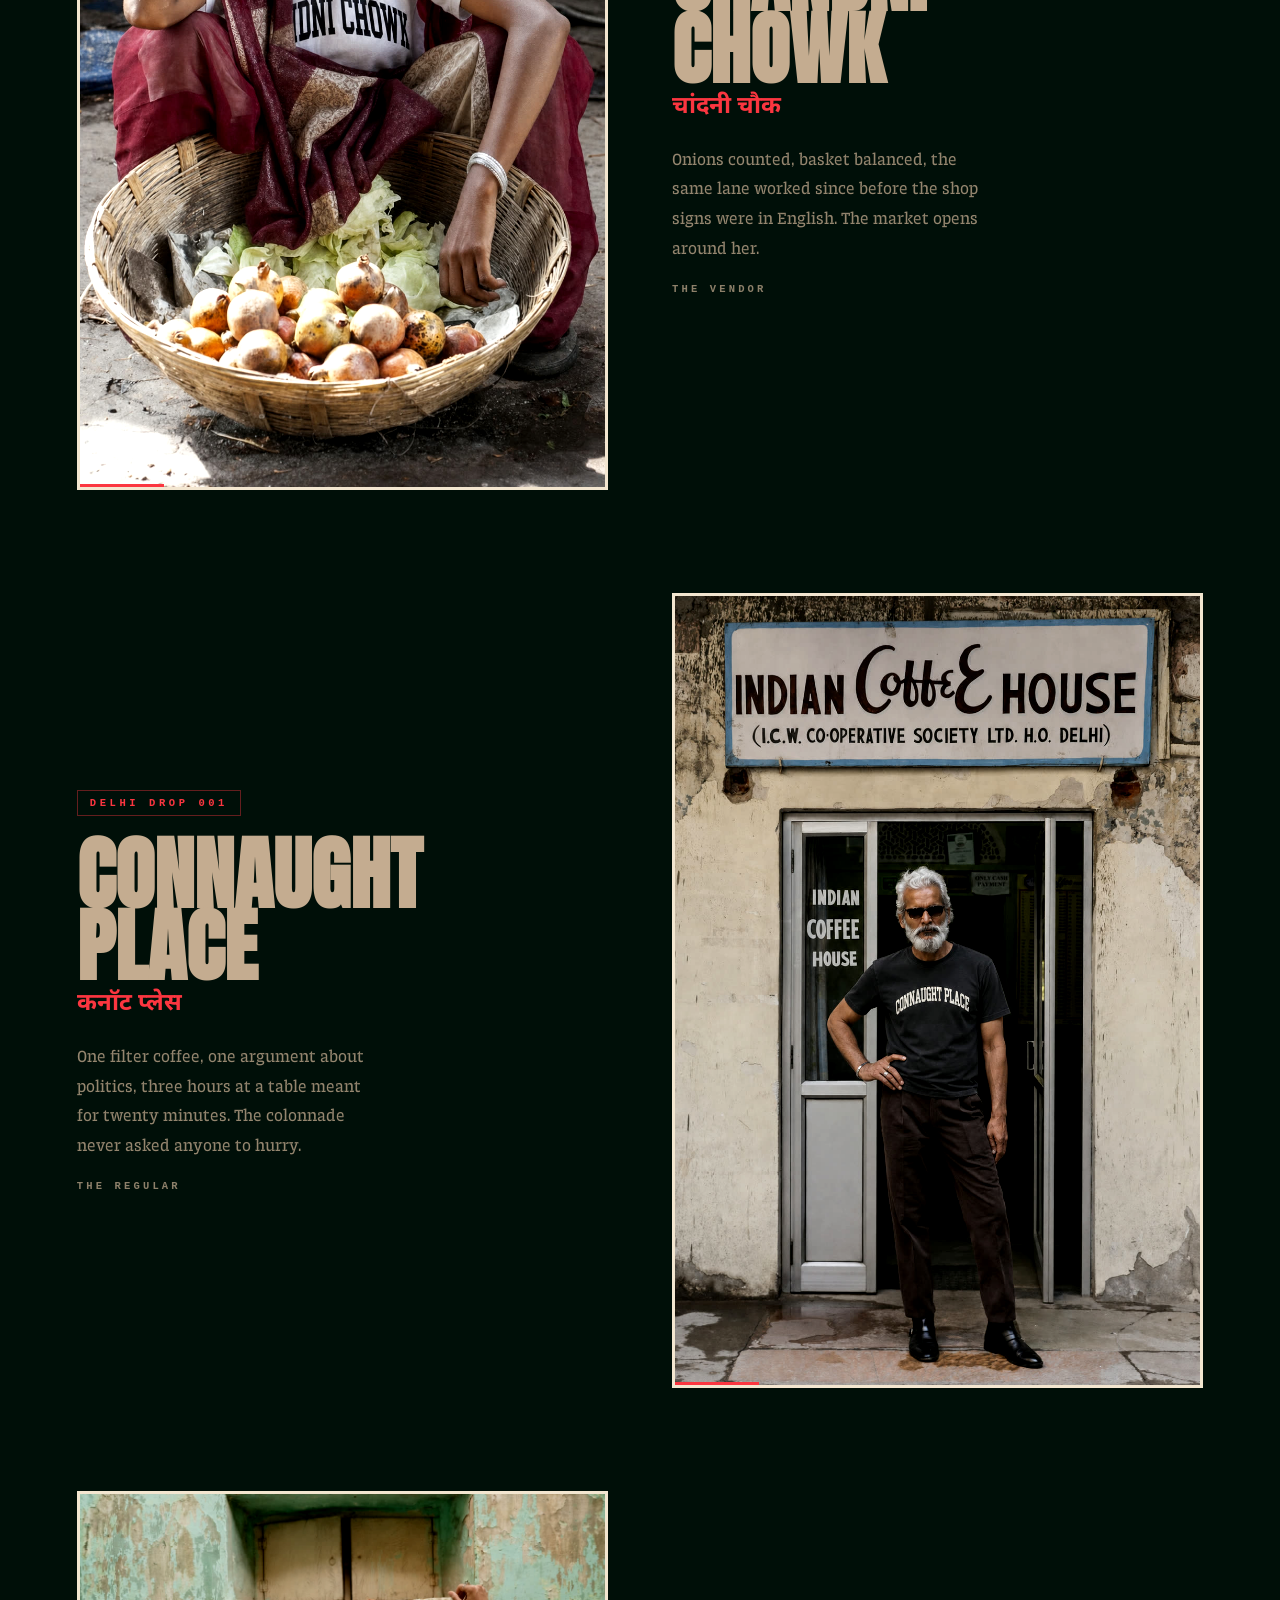
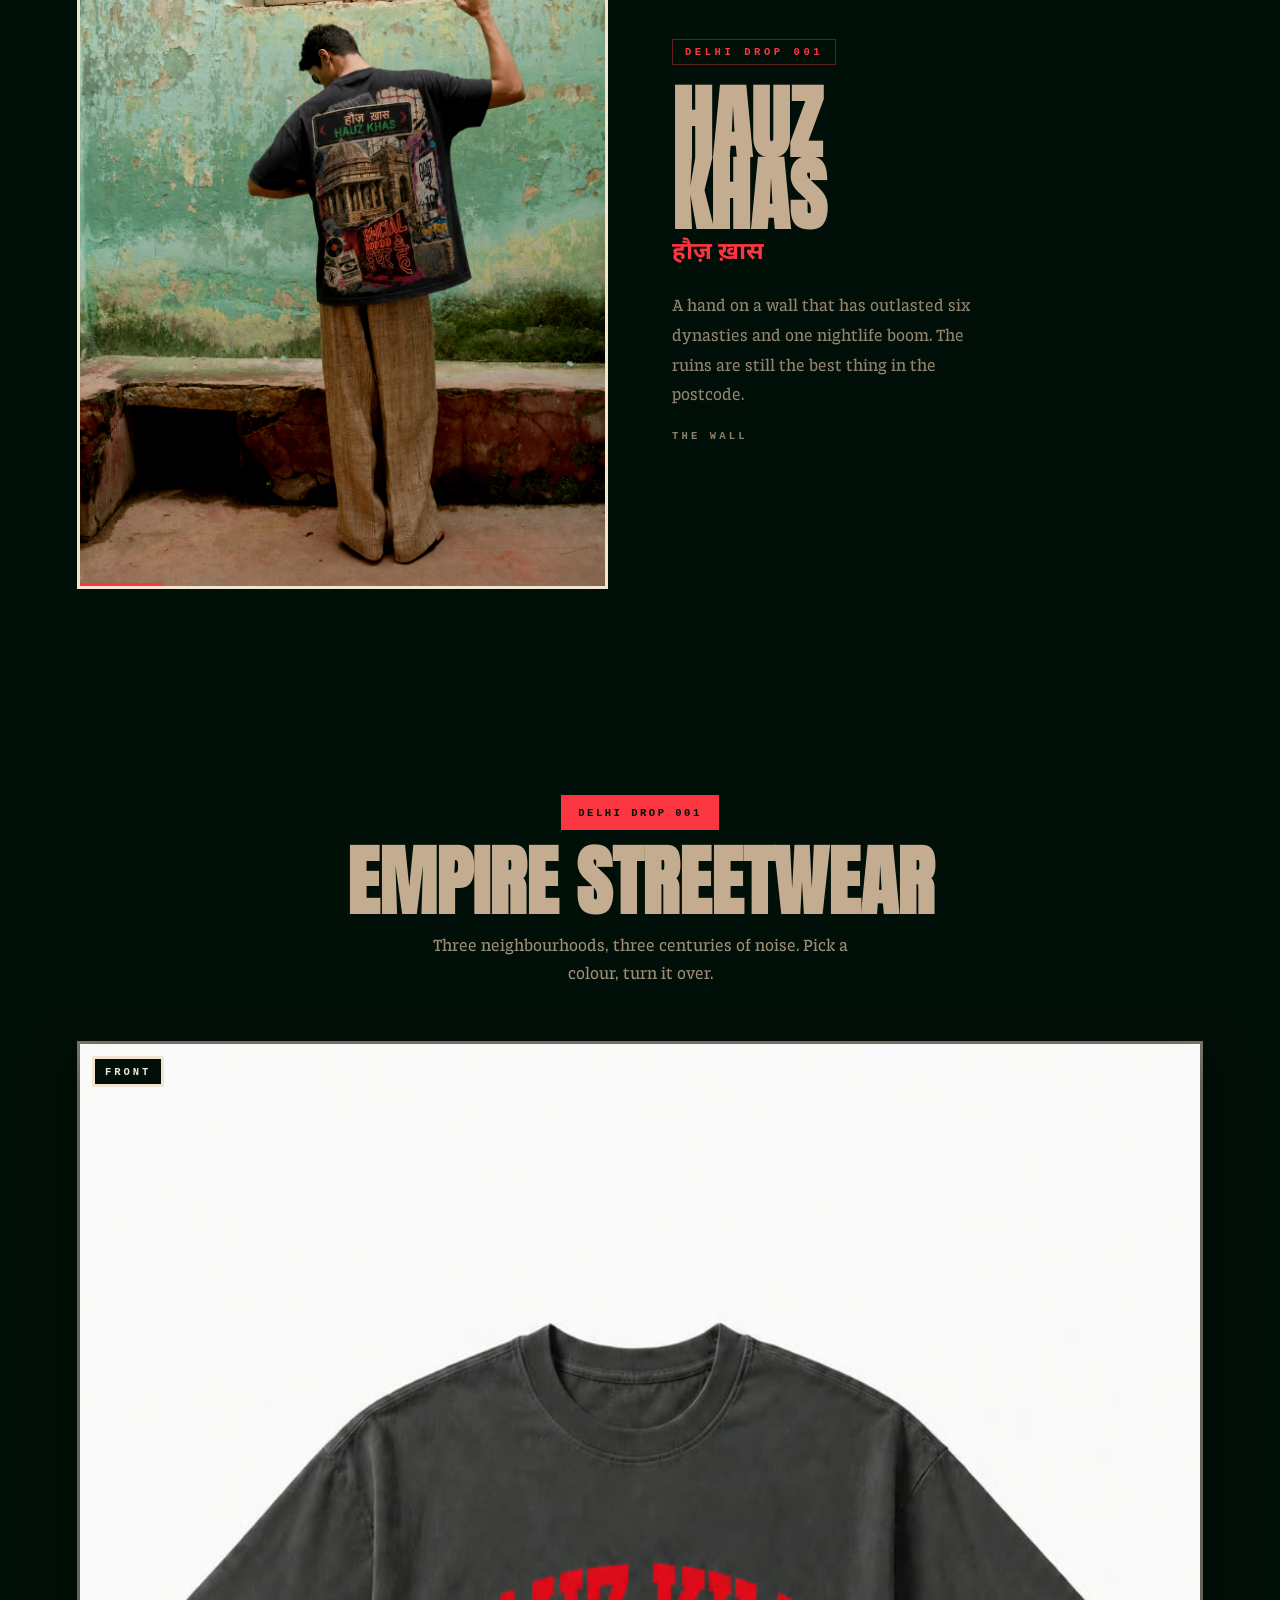
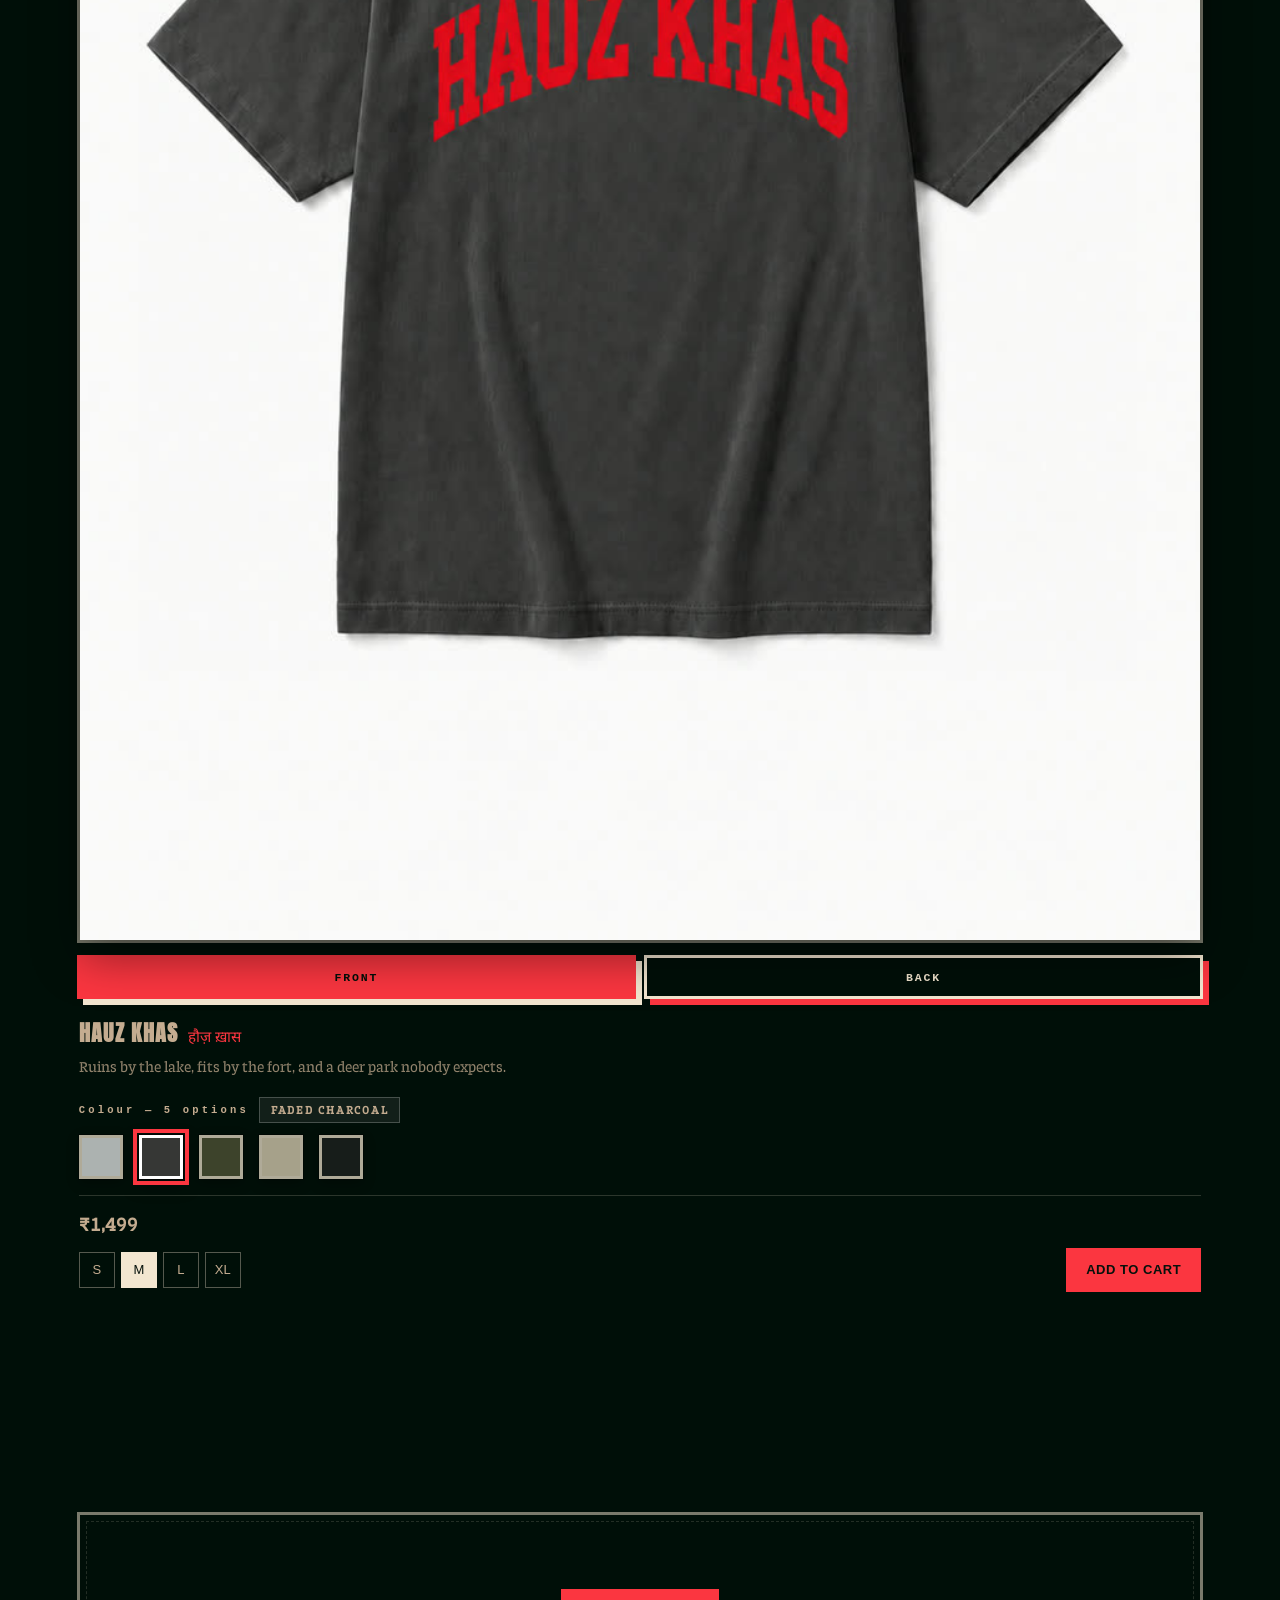
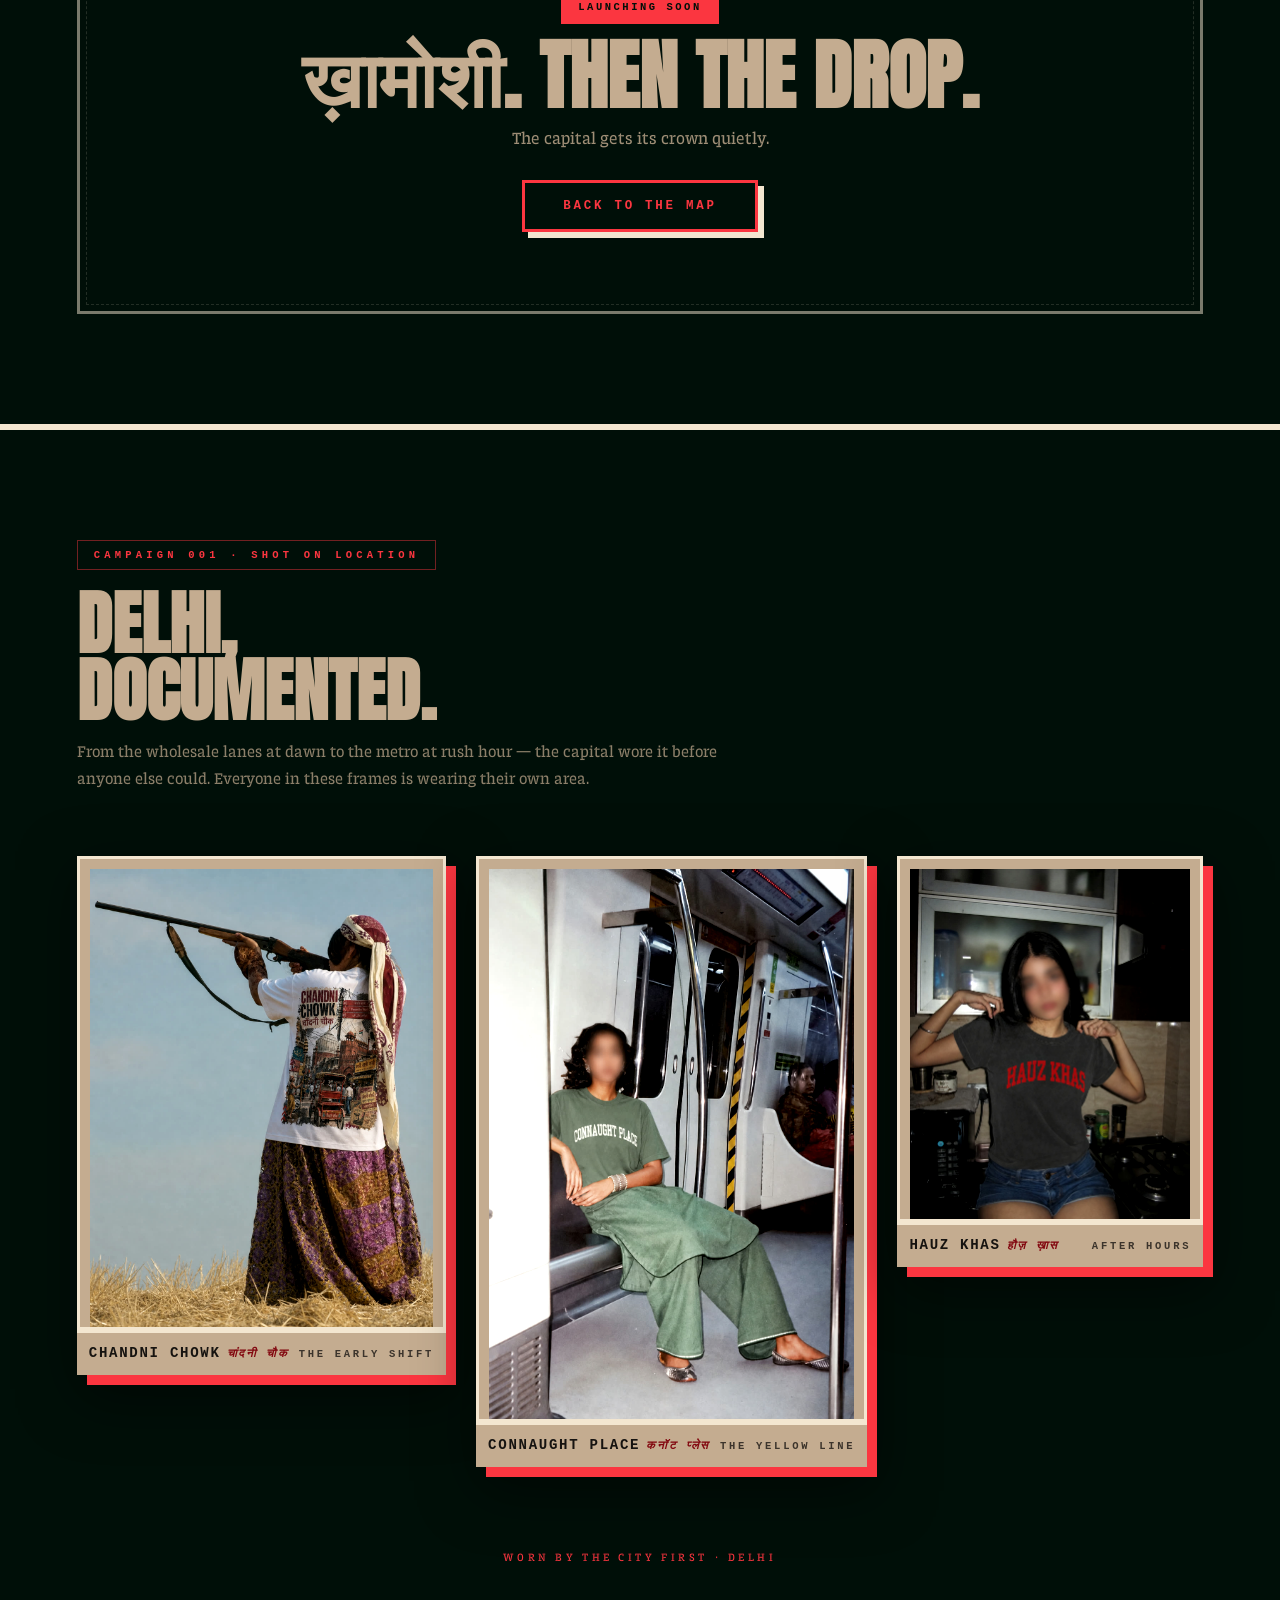
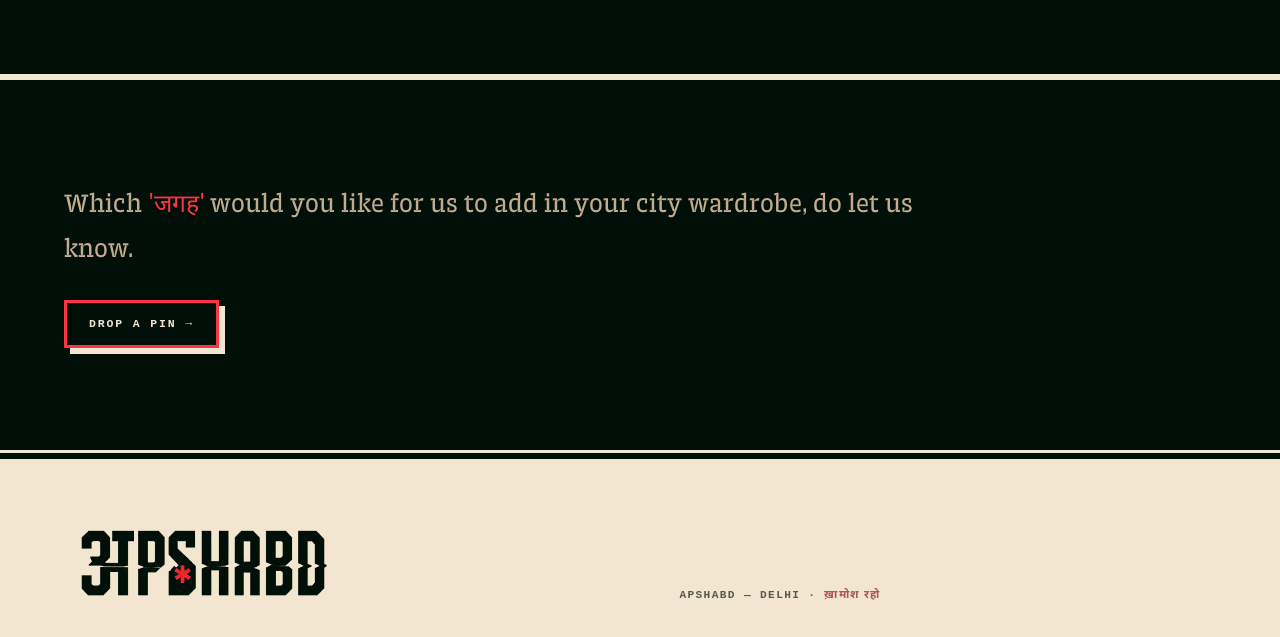
<file: delhi.html>
<!DOCTYPE html>
<html lang="en">
<head>
  <meta charset="UTF-8" />
  <meta name="viewport" content="width=device-width, initial-scale=1.0" />
  <title>APSHABD — DELHI · ख़ामोशी</title>
  <meta name="theme-color" content="#2a0f0a" />
  <meta name="description" content="APSHABD Delhi - Old city stone, new city glass, and the quiet that runs between them." />
  <link rel="canonical" href="https://pindropsilence.com/delhi.html" />

  <!-- Icons. One square mark, every surface: browser tab, iOS home screen,
       Android install prompt. See assets/icons/. -->
  <link rel="icon" href="/favicon.ico" sizes="32x32" />
  <link rel="icon" type="image/png" sizes="16x16" href="assets/icons/favicon-16.png" />
  <link rel="icon" type="image/png" sizes="32x32" href="assets/icons/favicon-32.png" />
  <link rel="apple-touch-icon" sizes="180x180" href="assets/icons/apple-touch-icon.png" />
  <link rel="manifest" href="site.webmanifest" />

  <!-- Share card. Without these a link pasted into WhatsApp, Instagram DMs or
       LinkedIn renders as a bare grey rectangle. Absolute URLs are required:
       most scrapers do not resolve relative ones. -->
  <meta property="og:type" content="website" />
  <meta property="og:site_name" content="APSHABD" />
  <meta property="og:locale" content="en_IN" />
  <meta property="og:url" content="https://pindropsilence.com/delhi.html" />
  <meta property="og:title" content="APSHABD - Delhi / DEL 03" />
  <meta property="og:description" content="APSHABD Delhi - Old city stone, new city glass, and the quiet that runs between them." />
  <meta property="og:image" content="https://pindropsilence.com/assets/social/og-delhi.jpg" />
  <meta property="og:image:width" content="1200" />
  <meta property="og:image:height" content="630" />
  <meta property="og:image:alt" content="A dark card reading DELHI with the APSHABD wordmark" />
  <meta name="twitter:card" content="summary_large_image" />
  <meta name="twitter:title" content="APSHABD - Delhi / DEL 03" />
  <meta name="twitter:description" content="APSHABD Delhi - Old city stone, new city glass, and the quiet that runs between them." />
  <meta name="twitter:image" content="https://pindropsilence.com/assets/social/og-delhi.jpg" />

  <link rel="preconnect" href="https://fonts.googleapis.com" />
  <link href="https://fonts.googleapis.com/css2?family=Anton&family=DM+Serif+Display&family=Space+Grotesk:wght@400;500;700&family=Noto+Sans+Devanagari:wght@400;700&family=DotGothic16&family=Silkscreen:wght@400;700&display=swap" rel="stylesheet" />
  <link rel="stylesheet" href=".//delhi.css?v=4" />
  <link rel="stylesheet" href=".//drop.css?v=4" />
  <link rel="stylesheet" href=".//streets.css?v=5" />
  <link rel="stylesheet" href=".//city-brand.css?v=10" />
  <!-- Last: city-brand.css hides .marquee and kills animation, and the
       metro panel has to win. -->
  <link rel="stylesheet" href=".//metro-board.css?v=1" />
  <link rel="stylesheet" href=".//brutal.css?v=4" />
  <link rel="stylesheet" href=".//cart.css?v=1" />
</head>
<body>
  <div class="bg-word" aria-hidden="true">ख़ामोशी</div>
  <div class="grain" aria-hidden="true"></div>
  <a class="skip-link" href="#drop">Skip to the drop</a>


  <nav class="nav glass">
    <a href="index.html" class="back">← APSHABD HOME</a>
    <span class="logo-tile"><img src="assets/brand/apshabd-wordmark-cream.png" alt="APSHABD" /></span>
    <span class="nav-city">DELHI · 03</span>
  </nav>

  <header class="hero" style="transform-style:preserve-3d;perspective:1200px;">
    <p class="eyebrow reveal">THE CAPITAL · दिलवालों की दिल्ली</p>
    <h1 class="hero-title">
      <span class="reveal depth-layer" data-depth="0.8">DEL</span>
      <span class="reveal outline depth-layer" data-depth="1.2">HI</span>
    </h1>
    <p class="hero-sub reveal">Seven cities buried under one. Empire after empire,<br />and the streets still keep their secrets quietly.</p>
    <a href="#drop" class="cta reveal">ENTER THE GATE ↓</a>
  </header>

  <!-- The Yellow Line coach panel. Each stop is one cell carrying both
       scripts, so the Devanagari stays locked over its own Latin instead
       of drifting past it. Both halves of the track are identical: the
       keyframes travel -50%, so the loop only closes if they match. -->
  <div class="marquee metro-board" aria-hidden="true">
    <div class="mb-inner">
      <span class="mb-line"><b>Yellow</b><i>Line</i></span>
      <div class="mb-screen">
        <div class="marquee-track">
          <span class="mb-set">
            <span class="mb-stop mb-stop--label"><i class="mb-hi">अगला स्टेशन</i><b class="mb-en">Next Station</b></span>
            <i class="mb-sep">✦</i>
            <span class="mb-stop"><i class="mb-hi">चांदनी चौक</i><b class="mb-en">Chandni Chowk</b></span>
            <i class="mb-sep">✦</i>
            <span class="mb-stop"><i class="mb-hi">कनॉट प्लेस</i><b class="mb-en">Connaught Place</b></span>
            <i class="mb-sep">✦</i>
            <span class="mb-stop"><i class="mb-hi">हौज़ ख़ास</i><b class="mb-en">Hauz Khas</b></span>
            <i class="mb-sep">✦</i>
            <span class="mb-stop mb-stop--label"><i class="mb-hi">दरवाज़े बायीं ओर खुलेंगे</i><b class="mb-en">Doors will open on the left</b></span>
            <i class="mb-sep">✦</i>
          </span>
          <span class="mb-set">
            <span class="mb-stop mb-stop--label"><i class="mb-hi">अगला स्टेशन</i><b class="mb-en">Next Station</b></span>
            <i class="mb-sep">✦</i>
            <span class="mb-stop"><i class="mb-hi">चांदनी चौक</i><b class="mb-en">Chandni Chowk</b></span>
            <i class="mb-sep">✦</i>
            <span class="mb-stop"><i class="mb-hi">कनॉट प्लेस</i><b class="mb-en">Connaught Place</b></span>
            <i class="mb-sep">✦</i>
            <span class="mb-stop"><i class="mb-hi">हौज़ ख़ास</i><b class="mb-en">Hauz Khas</b></span>
            <i class="mb-sep">✦</i>
            <span class="mb-stop mb-stop--label"><i class="mb-hi">दरवाज़े बायीं ओर खुलेंगे</i><b class="mb-en">Doors will open on the left</b></span>
            <i class="mb-sep">✦</i>
          </span>
        </div>
      </div>
    </div>
  </div>

  <!-- ── THE FACES ── -->
  <section class="faces" id="faces">
    <div class="faces-head reveal">
      <h2>THE FACES OF DROP 001</h2>
      <span>CAMPAIGN 001 · DELHI</span>
    </div>

    <article class="face reveal">
      <div class="face-shot">
        <img src=".//assets/campaign/models/set2-03-delhi-chandni-chowk-vendor.jpg"
             alt="A vegetable seller resting beside her basket in the Chandni Chowk tee"
             loading="lazy" width="1024" height="1536" />
      </div>
      <div class="face-copy">
        <span class="face-code">DELHI DROP 001</span>
        <h3 class="face-name">CHANDNI CHOWK</h3>
        <span class="face-script rg">चांदनी चौक</span>
        <p class="face-line">Onions counted, basket balanced, the same lane worked since
          before the shop signs were in English. The market opens around her.</p>
        <span class="face-role">THE VENDOR</span>
      </div>
    </article>

    <article class="face reveal">
      <div class="face-shot">
        <img src=".//assets/campaign/models/set2-04-delhi-connaught-place-coffee-house.jpg"
             alt="A regular at an old coffee house table wearing the Connaught Place tee"
             loading="lazy" width="1023" height="1538" />
      </div>
      <div class="face-copy">
        <span class="face-code">DELHI DROP 001</span>
        <h3 class="face-name">CONNAUGHT PLACE</h3>
        <span class="face-script rg">कनॉट प्लेस</span>
        <p class="face-line">One filter coffee, one argument about politics, three hours at
          a table meant for twenty minutes. The colonnade never asked anyone to hurry.</p>
        <span class="face-role">THE REGULAR</span>
      </div>
    </article>

    <article class="face reveal">
      <div class="face-shot">
        <img src=".//assets/campaign/models/set2-11-delhi-hauz-khas-back.jpg"
             alt="Back view of the Hauz Khas tee against a weathered green wall"
             loading="lazy" width="1092" height="1440" />
      </div>
      <div class="face-copy">
        <span class="face-code">DELHI DROP 001</span>
        <h3 class="face-name">HAUZ KHAS</h3>
        <span class="face-script rg">हौज़ ख़ास</span>
        <p class="face-line">A hand on a wall that has outlasted six dynasties and one
          nightlife boom. The ruins are still the best thing in the postcode.</p>
        <span class="face-role">THE WALL</span>
      </div>
    </article>
  </section>

  <section class="section" id="drop" tabindex="-1">
    <div class="section-head reveal">
      <span class="stamp">DELHI DROP 001</span>
      <h2>EMPIRE STREETWEAR</h2>
      <p>Three neighbourhoods, three centuries of noise. Pick a colour, turn it over.</p>
    </div>

    <div class="drop-grid" data-city="delhi">

      <!-- 03 · HAUZ KHAS -->
      <article class="drop reveal" data-loc="hauz-khas">
        <div class="drop-stage" tabindex="0" role="button" aria-pressed="false"
             aria-label="Hauz Khas tee — activate to see the back" data-cursor="FLIP">
          <div class="drop-flip">
            <div class="drop-face drop-face--front">
              <img src=".//assets/delhi/hauz-khas/faded-charcoal-front.jpg" alt="Hauz Khas tee, front" width="900" height="1200" loading="lazy" decoding="async" />
              <span class="drop-face-tag">FRONT</span>
            </div>
            <div class="drop-face drop-face--back">
              <img src=".//assets/delhi/hauz-khas/faded-charcoal-back.jpg" alt="Hauz Khas tee, back" width="900" height="1200" loading="lazy" decoding="async" />
              <span class="drop-face-tag">BACK</span>
            </div>
          </div>
          <span class="drop-hint">TAP TO FLIP</span>
        </div>
        <div class="drop-info">
          <div class="drop-head">
            <h3>HAUZ KHAS</h3>
            <span class="rg">हौज़ ख़ास</span>
          </div>
          <p>Ruins by the lake, fits by the fort, and a deer park nobody expects.</p>
          <div class="drop-ways" role="group" aria-label="Hauz Khas colourways">
            <button type="button" class="way" data-cw="white"                  style="--sw:#eff1f1" aria-label="White"></button>
            <button type="button" class="way is-on" data-cw="faded-charcoal"   style="--sw:#363735" aria-label="Faded charcoal"></button>
            <button type="button" class="way" data-cw="muted-olive"            style="--sw:#55583a" aria-label="Muted olive"></button>
            <button type="button" class="way" data-cw="vintage-cream"          style="--sw:#e7dabd" aria-label="Vintage cream"></button>
            <button type="button" class="way" data-cw="washed-black"           style="--sw:#212322" aria-label="Washed black"></button>
          </div>
        </div>
      </article>

    </div>
  </section>

  <section class="section">
    <div class="wait glass reveal">
      <span class="stamp">LAUNCHING SOON</span>
      <h2>ख़ामोशी. THEN THE DROP.</h2>
      <p>The capital gets its crown quietly.</p>
      <a href="index.html#cities" class="cta">BACK TO THE MAP</a>
    </div>
  </section>

  <!-- ── SHOT ON LOCATION ── -->
  <section class="streets" id="streets">
    <div class="streets-head reveal">
      <span class="streets-label">CAMPAIGN 001 · SHOT ON LOCATION</span>
      <h2>DELHI,<br />DOCUMENTED.</h2>
      <p>From the wholesale lanes at dawn to the metro at rush hour — the capital wore it
         before anyone else could. Everyone in these frames is wearing their own area.</p>
    </div>

    <div class="streets-grid trio">
      <figure class="street-print reveal">
        <div class="street-frame">
          <img src=".//assets/campaign/models/set2-07-delhi-chandni-chowk-field.jpg"
               alt="A worker in an open field wearing the APSHABD Chandni Chowk tee"
               loading="lazy" width="1086" height="1448" />
        </div>
        <figcaption class="street-cap">
          <span class="street-loc">CHANDNI CHOWK<i class="rg">चांदनी चौक</i></span>
          <span class="street-role">THE EARLY SHIFT</span>
        </figcaption>
      </figure>

      <figure class="street-print reveal">
        <div class="street-frame">
          <img src=".//assets/campaign/models/set1-04-delhi-connaught-place-blurred.jpg"
               alt="A commuter on the metro wearing the APSHABD Connaught Place tee"
               loading="lazy" width="1023" height="1538" />
        </div>
        <figcaption class="street-cap">
          <span class="street-loc">CONNAUGHT PLACE<i class="rg">कनॉट प्लेस</i></span>
          <span class="street-role">THE YELLOW LINE</span>
        </figcaption>
      </figure>

      <figure class="street-print reveal">
        <div class="street-frame">
          <img src=".//assets/campaign/models/set1-07-delhi-hauz-khas-blurred.jpg"
               alt="A late-night kitchen scene with the APSHABD Hauz Khas tee"
               loading="lazy" width="1122" height="1402" />
        </div>
        <figcaption class="street-cap">
          <span class="street-loc">HAUZ KHAS<i class="rg">हौज़ ख़ास</i></span>
          <span class="street-role">AFTER HOURS</span>
        </figcaption>
      </figure>
    </div>

    <p class="streets-foot reveal">WORN BY THE CITY FIRST · DELHI</p>
  </section>

  <!-- ── TYPEWRITER PROMPT ── -->
  <section class="typewriter-section" data-words="location|जगह">
    <p class="typewriter-text">
      Which <span class="tw-quote">'</span><span class="tw-word-wrap"><span class="tw-word" lang="hi">जगह</span></span><span class="tw-quote">'</span> would you like for us to add in your city wardrobe, do let us know.
    </p>
    <div class="typewriter-cta">
      <a href="drop-a-pin.html" class="tw-cta" data-cursor="DROP"><span>DROP A PIN →</span></a>
    </div>
  </section>

  <footer class="footer">
    <a class="city-footer-brand" href="index.html" aria-label="APSHABD home"><img src="assets/brand/apshabd-wordmark-night.png" alt="" /></a>
    <p>APSHABD — DELHI · <span class="rg">ख़ामोश रहो</span></p>
  </footer>


  <script src=".//cart.js?v=1"></script>
  <script src=".//delhi.js"></script>
  <script src=".//drop.js?v=5"></script>
</body>
</html>
</file>
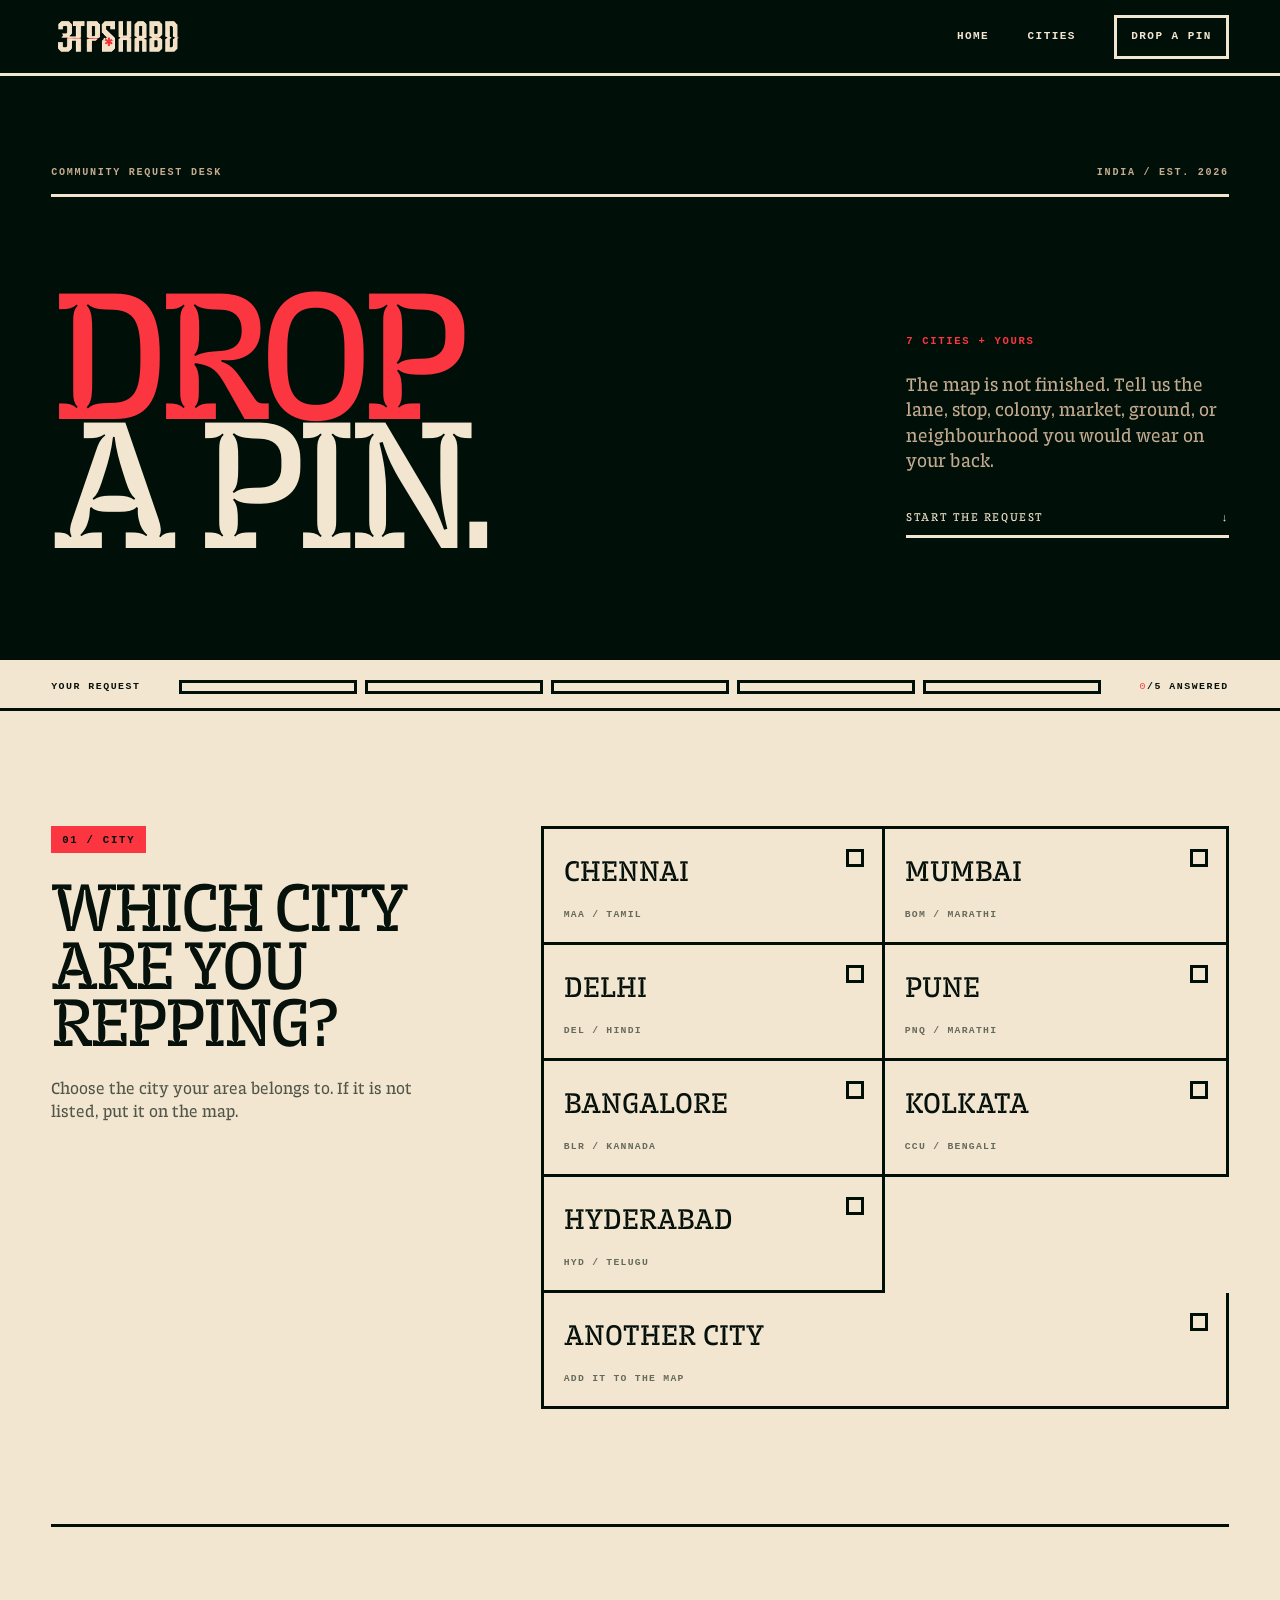
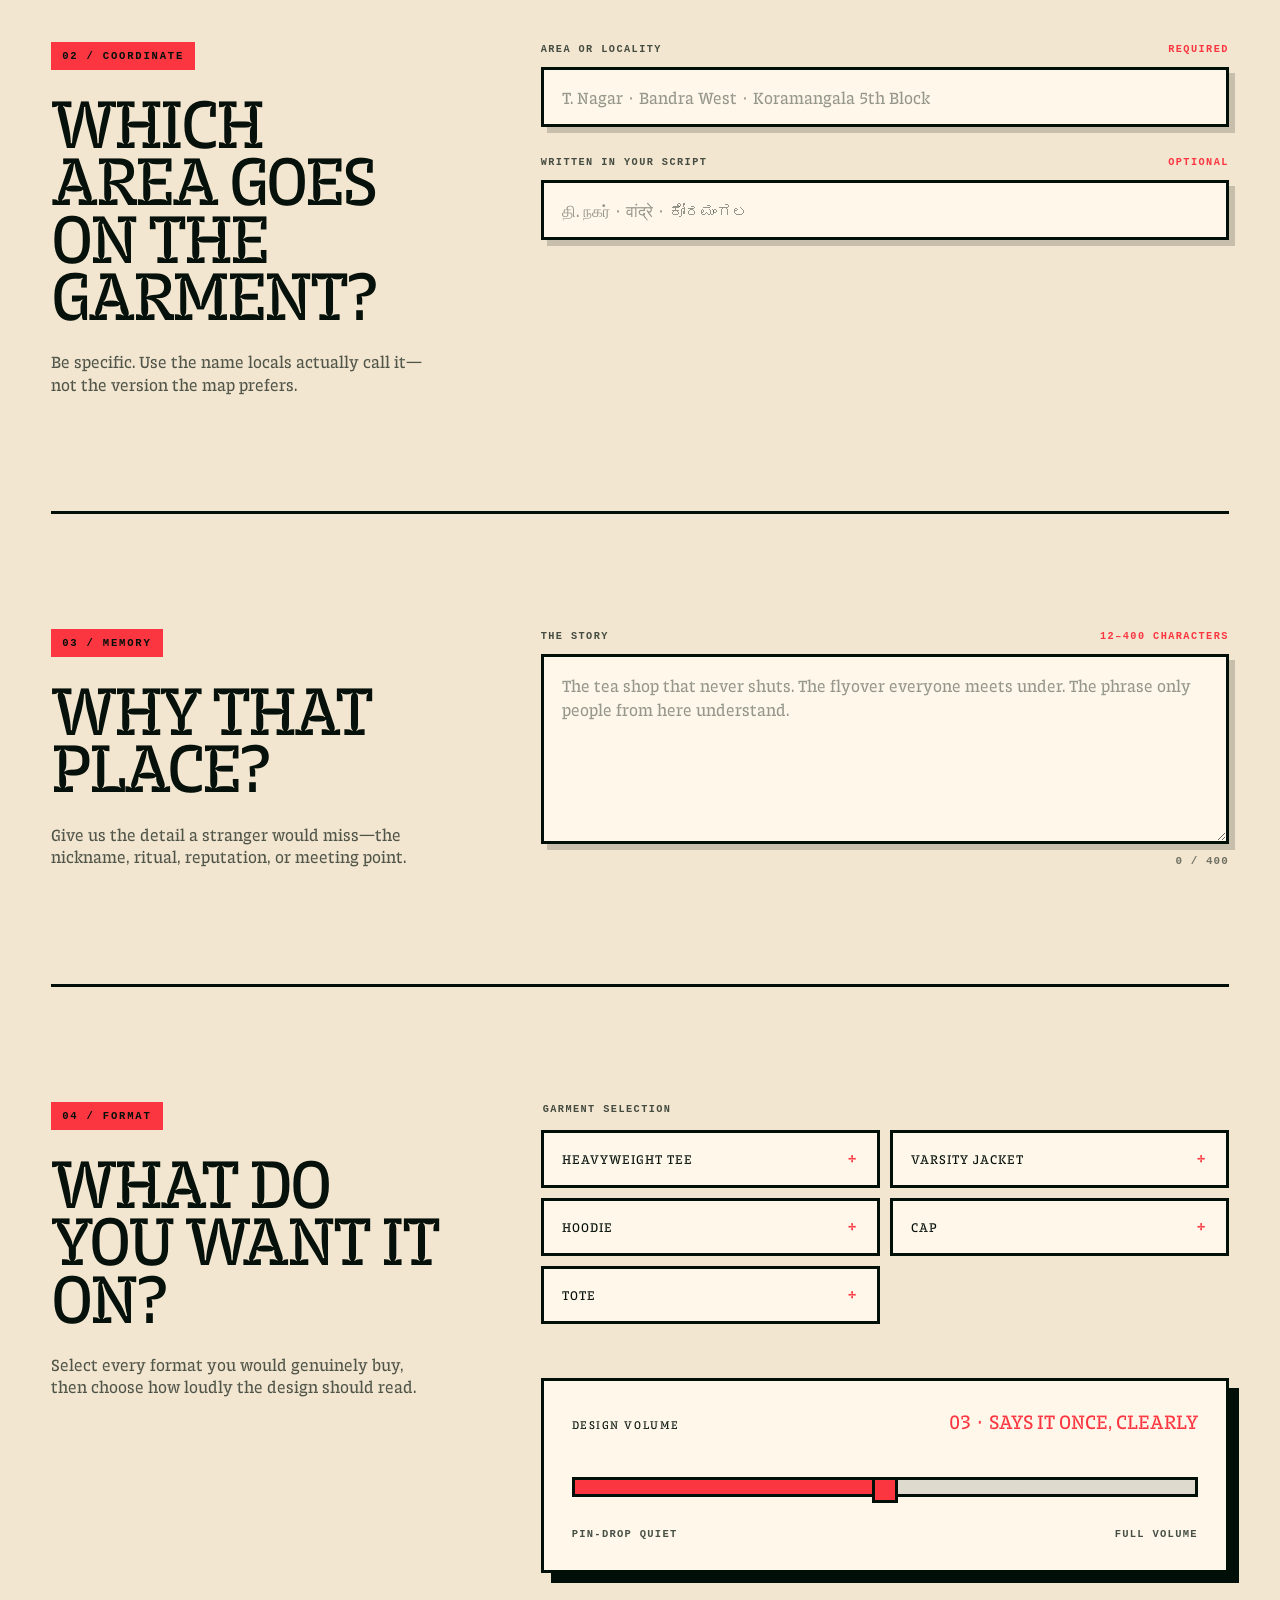
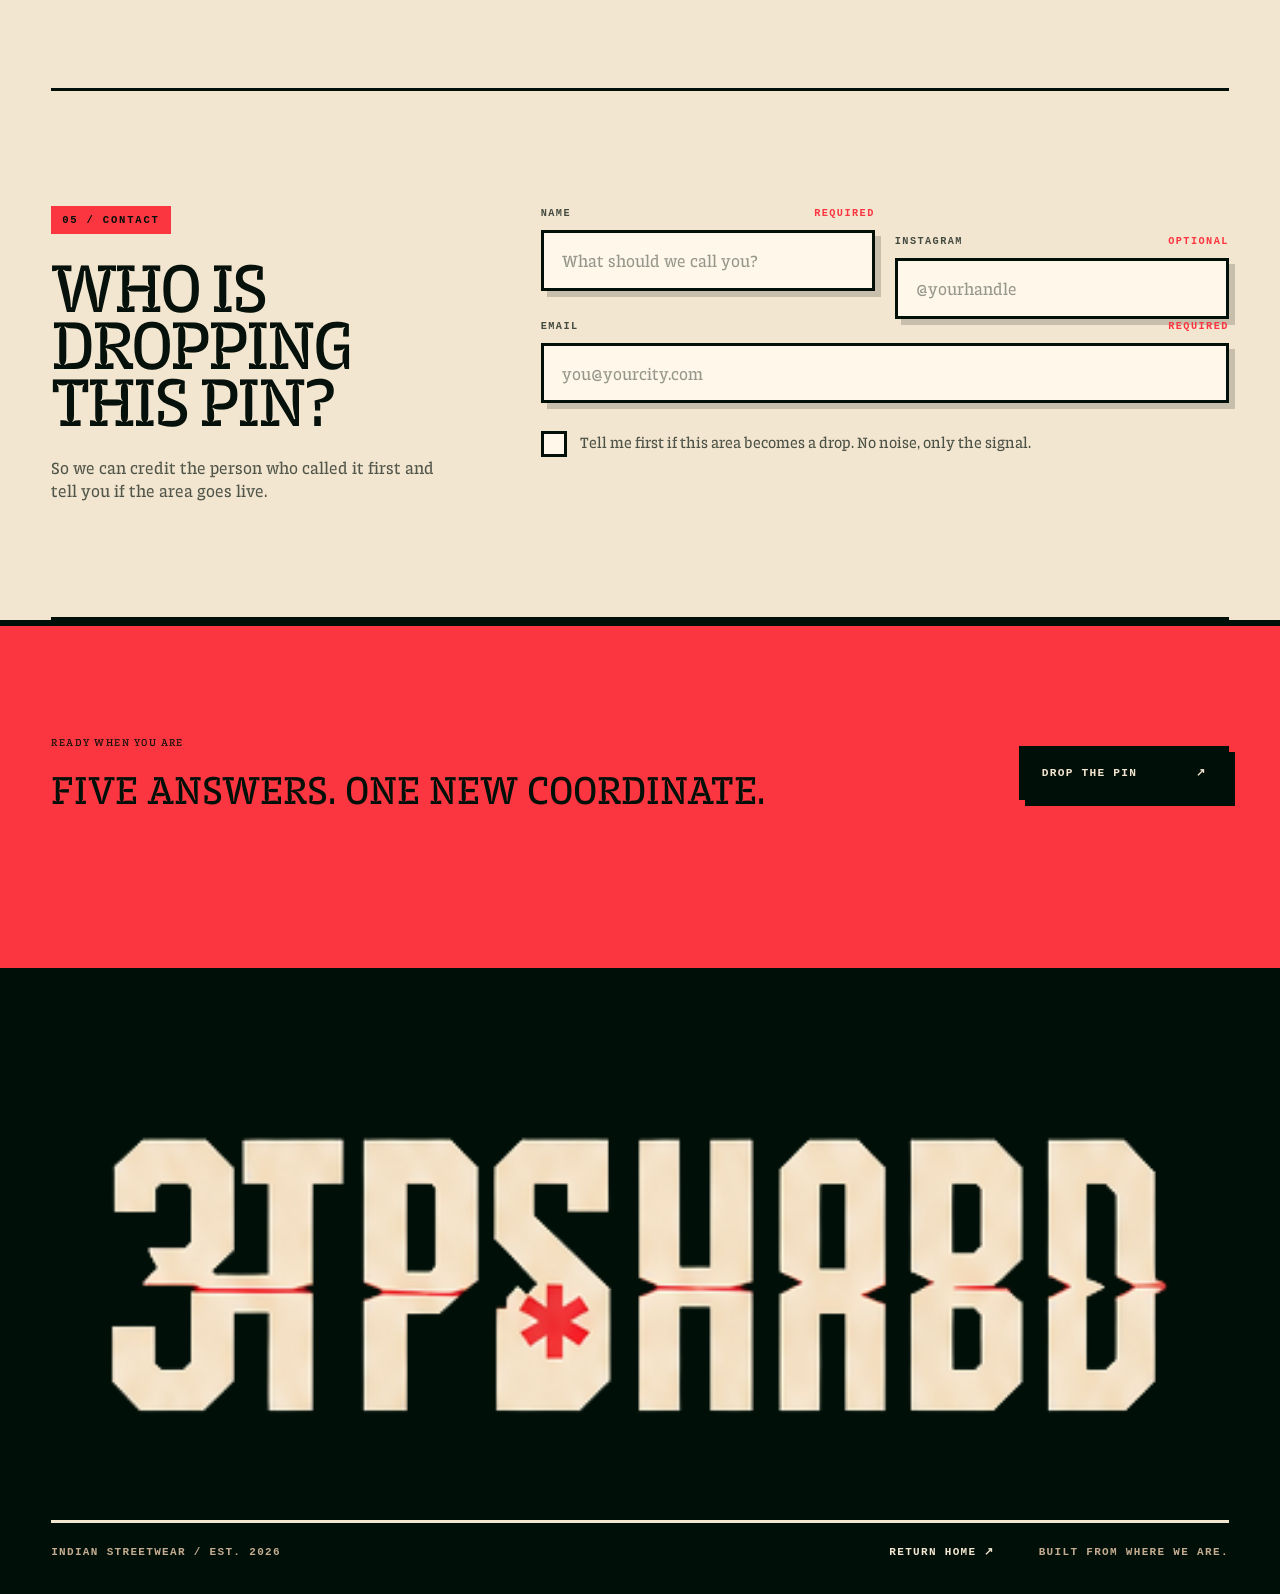
<file: drop-a-pin.html>
<!DOCTYPE html>
<html lang="en">
<head>
  <meta charset="UTF-8" />
  <meta name="viewport" content="width=device-width, initial-scale=1.0" />
  <title>Drop a Pin — Put your area on the map</title>
  <meta name="description" content="Tell us which Indian neighbourhood should become the next streetwear drop." />
  <meta name="theme-color" content="#000f08" />
  <!-- Only Content-Security-Policy and Referrer-Policy do anything in meta form.
       X-Frame-Options, X-Content-Type-Options and Permissions-Policy are header-only:
       browsers ignore them here (and log an error for the first), so they are set in
       .htaccess instead. Note that .htaccess is Apache-only - on Netlify, Vercel or
       GitHub Pages these three need re-declaring in that host's own headers config. -->
  <meta http-equiv="Referrer-Policy" content="strict-origin-when-cross-origin" />
  <meta http-equiv="Content-Security-Policy" content="default-src 'self'; style-src 'self' 'unsafe-inline'; font-src 'self'; img-src 'self' data:; script-src 'self'; connect-src 'self'; frame-src 'none'; object-src 'none';" />
  <link rel="canonical" href="https://pindropsilence.com/drop-a-pin.html" />

  <!-- Icons. One square mark, every surface: browser tab, iOS home screen,
       Android install prompt. See assets/icons/. -->
  <link rel="icon" href="/favicon.ico" sizes="32x32" />
  <link rel="icon" type="image/png" sizes="16x16" href="assets/icons/favicon-16.png" />
  <link rel="icon" type="image/png" sizes="32x32" href="assets/icons/favicon-32.png" />
  <link rel="apple-touch-icon" sizes="180x180" href="assets/icons/apple-touch-icon.png" />
  <link rel="manifest" href="site.webmanifest" />

  <!-- Share card. Without these a link pasted into WhatsApp, Instagram DMs or
       LinkedIn renders as a bare grey rectangle. Absolute URLs are required:
       most scrapers do not resolve relative ones. -->
  <meta property="og:type" content="website" />
  <meta property="og:site_name" content="APSHABD" />
  <meta property="og:locale" content="en_IN" />
  <meta property="og:url" content="https://pindropsilence.com/drop-a-pin.html" />
  <meta property="og:title" content="APSHABD - Drop a pin" />
  <meta property="og:description" content="Tell us which Indian neighbourhood should become the next streetwear drop." />
  <meta property="og:image" content="https://pindropsilence.com/assets/social/og-drop-a-pin.jpg" />
  <meta property="og:image:width" content="1200" />
  <meta property="og:image:height" content="630" />
  <meta property="og:image:alt" content="A dark card reading DROP A PIN with the APSHABD wordmark" />
  <meta name="twitter:card" content="summary_large_image" />
  <meta name="twitter:title" content="APSHABD - Drop a pin" />
  <meta name="twitter:description" content="Tell us which Indian neighbourhood should become the next streetwear drop." />
  <meta name="twitter:image" content="https://pindropsilence.com/assets/social/og-drop-a-pin.jpg" />

  <link rel="preload" href="assets/fonts/trench-slab/TrenchSlab-Regular.woff2" as="font" type="font/woff2" crossorigin />
  <link rel="stylesheet" href="pin-form.css?v=7" />
  <link rel="stylesheet" href="brutal.css?v=4" />
</head>
<body>
  <a class="skip-link" href="#pinForm">Skip to the form</a>

  <nav class="nav" aria-label="Drop a Pin navigation">
    <a class="nav-brand" href="index.html" aria-label="अPSHABD home">
      <img src="assets/brand/apshabd-wordmark-cream.png" alt="" />
    </a>
    <div class="nav-links">
      <a href="index.html">Home</a>
      <a href="index.html#cities">Cities</a>
      <a class="nav-current" href="#pinForm">Drop a pin</a>
    </div>
  </nav>

  <header class="pin-hero">
    <div class="pin-hero-meta">
      <span>Community request desk</span>
      <span>India / Est. 2026</span>
    </div>
    <div class="pin-hero-grid">
      <h1>Drop<br />a pin.</h1>
      <div class="pin-hero-copy">
        <span class="hero-index">7 cities + yours</span>
        <p>The map is not finished. Tell us the lane, stop, colony, market, ground, or neighbourhood you would wear on your back.</p>
        <a href="#pinForm">Start the request <span aria-hidden="true">↓</span></a>
      </div>
    </div>
  </header>

  <div class="pin-progress">
    <div class="pin-progress-inner">
      <span class="progress-label">Your request</span>
      <div class="pin-progress-steps" id="progressSteps" aria-hidden="true">
        <span class="pin-step-dot" data-step="1"></span>
        <span class="pin-step-dot" data-step="2"></span>
        <span class="pin-step-dot" data-step="3"></span>
        <span class="pin-step-dot" data-step="4"></span>
        <span class="pin-step-dot" data-step="5"></span>
      </div>
      <span class="pin-progress-count" id="progressCount" role="status"><b>0</b>/5 answered</span>
    </div>
  </div>

  <main class="form-surface">
    <form class="pin-form" id="pinForm" novalidate>
      <section class="q" data-step="1" id="q1">
        <div class="q-intro">
          <span class="q-num">01 / City</span>
          <h2 class="q-title">Which city are you repping?</h2>
          <p class="q-help">Choose the city your area belongs to. If it is not listed, put it on the map.</p>
        </div>
        <div class="q-fields">
          <div class="city-choices">
            <label class="city-choice"><input type="radio" name="city" value="Chennai" /><span><strong>Chennai</strong><em>MAA / Tamil</em></span></label>
            <label class="city-choice"><input type="radio" name="city" value="Mumbai" /><span><strong>Mumbai</strong><em>BOM / Marathi</em></span></label>
            <label class="city-choice"><input type="radio" name="city" value="Delhi" /><span><strong>Delhi</strong><em>DEL / Hindi</em></span></label>
            <label class="city-choice"><input type="radio" name="city" value="Pune" /><span><strong>Pune</strong><em>PNQ / Marathi</em></span></label>
            <label class="city-choice"><input type="radio" name="city" value="Bangalore" /><span><strong>Bangalore</strong><em>BLR / Kannada</em></span></label>
            <label class="city-choice"><input type="radio" name="city" value="Kolkata" /><span><strong>Kolkata</strong><em>CCU / Bengali</em></span></label>
            <label class="city-choice"><input type="radio" name="city" value="Hyderabad" /><span><strong>Hyderabad</strong><em>HYD / Telugu</em></span></label>
            <label class="city-choice city-choice-new"><input type="radio" name="city" value="__new__" id="cityNew" /><span><strong>Another city</strong><em>Add it to the map</em></span></label>
          </div>
          <div class="new-city-wrap" id="newCityWrap">
            <div class="field">
              <label for="newCity">City or town</label>
              <input type="text" class="pin-input" id="newCity" name="newCity" placeholder="Kochi, Guwahati, Indore, Nagpur…" maxlength="60" autocomplete="address-level2" />
            </div>
          </div>
        </div>
      </section>

      <section class="q" data-step="2" id="q2">
        <div class="q-intro">
          <span class="q-num">02 / Coordinate</span>
          <h2 class="q-title">Which area goes on the garment?</h2>
          <p class="q-help">Be specific. Use the name locals actually call it—not the version the map prefers.</p>
        </div>
        <div class="q-fields">
          <div class="field">
            <label for="area">Area or locality <span>Required</span></label>
            <input type="text" class="pin-input" id="area" name="area" placeholder="T. Nagar · Bandra West · Koramangala 5th Block" maxlength="80" autocapitalize="words" autocorrect="off" />
          </div>
          <div class="field">
            <label for="script">Written in your script <span>Optional</span></label>
            <!-- Native script: the keyboard should not autocorrect or spellcheck it. -->
            <input type="text" class="pin-input" id="script" name="script" placeholder="தி. நகர் · वांद्रे · ಕೋರಮಂಗಲ" maxlength="80" autocapitalize="none" autocorrect="off" spellcheck="false" />
          </div>
        </div>
      </section>

      <section class="q" data-step="3" id="q3">
        <div class="q-intro">
          <span class="q-num">03 / Memory</span>
          <h2 class="q-title">Why that place?</h2>
          <p class="q-help">Give us the detail a stranger would miss—the nickname, ritual, reputation, or meeting point.</p>
        </div>
        <div class="q-fields">
          <div class="field">
            <label for="story">The story <span>12–400 characters</span></label>
            <textarea class="pin-textarea" id="story" name="story" maxlength="400" placeholder="The tea shop that never shuts. The flyover everyone meets under. The phrase only people from here understand."></textarea>
            <span class="char-count" id="storyCount">0 / 400</span>
          </div>
        </div>
      </section>

      <section class="q" data-step="4" id="q4">
        <div class="q-intro">
          <span class="q-num">04 / Format</span>
          <h2 class="q-title">What do you want it on?</h2>
          <p class="q-help">Select every format you would genuinely buy, then choose how loudly the design should read.</p>
        </div>
        <div class="q-fields">
          <fieldset class="product-fieldset">
            <legend>Garment selection</legend>
            <div class="chips" id="productChips">
              <label class="chip"><input type="checkbox" name="product" value="Heavyweight Tee" /><span>Heavyweight tee</span></label>
              <label class="chip"><input type="checkbox" name="product" value="Varsity Jacket" /><span>Varsity jacket</span></label>
              <label class="chip"><input type="checkbox" name="product" value="Hoodie" /><span>Hoodie</span></label>
              <label class="chip"><input type="checkbox" name="product" value="Cap" /><span>Cap</span></label>
              <label class="chip"><input type="checkbox" name="product" value="Tote" /><span>Tote</span></label>
            </div>
          </fieldset>

          <div class="volume">
            <div class="volume-heading">
              <span>Design volume</span>
              <strong id="volumeRead">03 · Says it once, clearly</strong>
            </div>
            <input type="range" id="volume" name="volume" min="1" max="5" value="3" step="1" aria-label="How loud should the design read" />
            <div class="volume-scale" aria-hidden="true"><span>Pin-drop quiet</span><span>Full volume</span></div>
          </div>
        </div>
      </section>

      <section class="q" data-step="5" id="q5">
        <div class="q-intro">
          <span class="q-num">05 / Contact</span>
          <h2 class="q-title">Who is dropping this pin?</h2>
          <p class="q-help">So we can credit the person who called it first and tell you if the area goes live.</p>
        </div>
        <div class="q-fields">
          <div class="field-row">
            <div class="field">
              <label for="name">Name <span>Required</span></label>
              <input type="text" class="pin-input" id="name" name="name" placeholder="What should we call you?" maxlength="60" autocomplete="name" />
            </div>
            <div class="field">
              <label for="handle">Instagram <span>Optional</span></label>
              <!-- autocapitalize/autocorrect off: iOS otherwise turns
                   "@bandraboy" into "@Bandraboy" and offers to fix the
                   spelling of a handle, which is a wrong-by-default value in
                   the one field a visitor is least likely to re-read. -->
              <input type="text" class="pin-input" id="handle" name="handle" placeholder="@yourhandle" maxlength="40"
                     inputmode="text" autocapitalize="none" autocorrect="off" spellcheck="false" />
            </div>
          </div>
          <div class="field">
            <label for="email">Email <span>Required</span></label>
            <input type="email" class="pin-input" id="email" name="email" placeholder="you@yourcity.com" maxlength="120"
                   autocomplete="email" inputmode="email" autocapitalize="none" autocorrect="off" spellcheck="false" />
          </div>
          <label class="consent">
            <input type="checkbox" id="consent" name="consent" />
            <span class="consent-box" aria-hidden="true"></span>
            <span>Tell me first if this area becomes a drop. No noise, only the signal.</span>
          </label>
        </div>
      </section>

      <div class="honeypot" aria-hidden="true">
        <label for="website">Website</label><input type="text" id="website" name="website" tabindex="-1" autocomplete="off" />
      </div>

      <div class="pin-submit">
        <div>
          <span>Ready when you are</span>
          <p>Five answers. One new coordinate.</p>
        </div>
        <button type="submit" class="btn" id="pinSubmit">Drop the pin <span aria-hidden="true">↗</span></button>
        <p class="pin-note" id="pinNote" role="status" aria-live="polite"></p>
      </div>
    </form>

    <section class="pin-done" id="pinDone" aria-hidden="true">
      <span class="q-num">Request received</span>
      <h2>Pin dropped.</h2>
      <p>Your area is on the community map. If enough people call the same coordinate, it becomes a drop.</p>
      <div class="pin-done-actions">
        <a href="index.html#cities" class="btn btn-ghost">Back to the cities</a>
        <a href="https://www.instagram.com/pd.silence/" class="btn" target="_blank" rel="noopener">Follow on Instagram</a>
      </div>
      <div class="pin-receipt" id="pinReceipt">
        <span class="pin-receipt-label">Your request</span>
        <dl id="pinReceiptList"></dl>
      </div>
    </section>
  </main>

  <footer class="pin-footer">
    <img src="assets/brand/apshabd-wordmark-cream.png" alt="अPSHABD" />
    <div class="pin-footer-meta">
      <span>Indian streetwear / Est. 2026</span>
      <a href="index.html">Return home ↗</a>
      <span>Built from where we are.</span>
    </div>
  </footer>

  <script src="pin-form.js?v=5"></script>
</body>
</html>
</file>
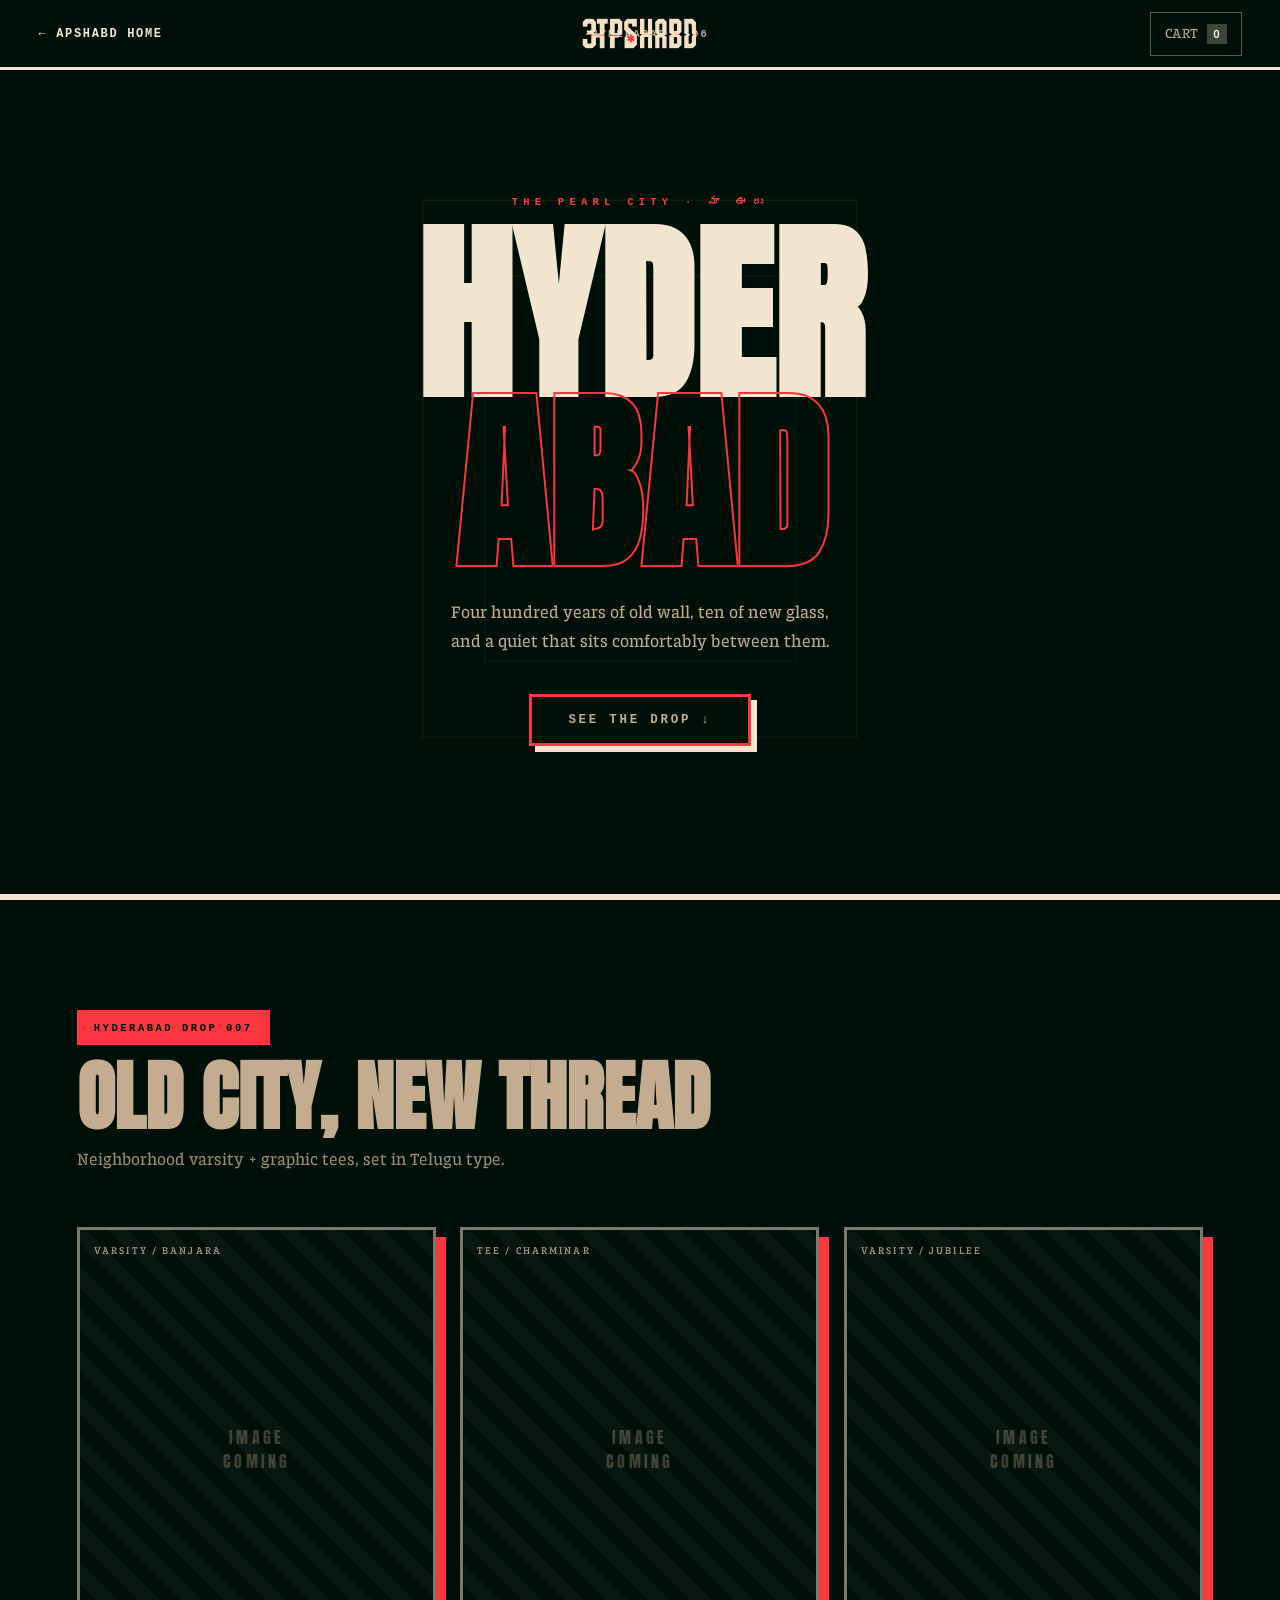
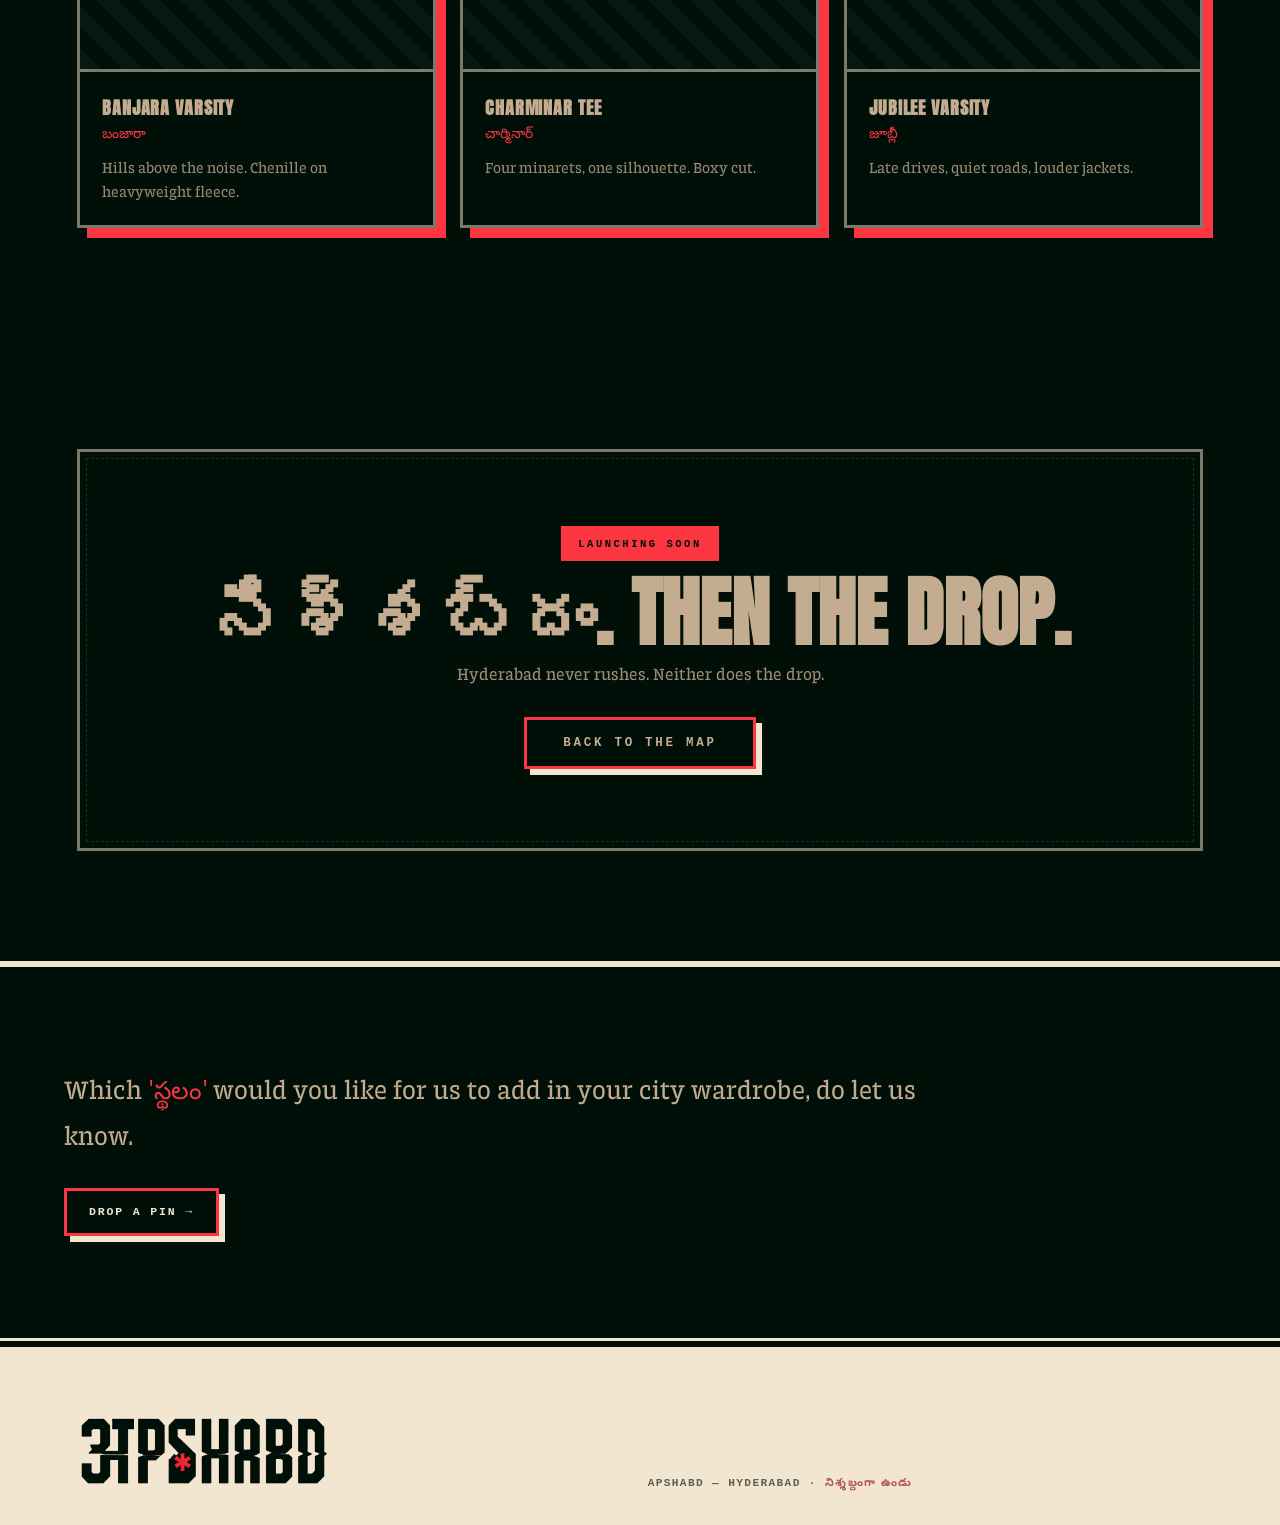
<file: hyderabad.html>
<!DOCTYPE html>
<html lang="en">
<head>
  <meta charset="UTF-8" />
  <meta name="viewport" content="width=device-width, initial-scale=1.0" />
  <title>APSHABD — HYDERABAD · నిశ్శబ్దం</title>
  <meta name="theme-color" content="#04120f" />
  <meta name="description" content="APSHABD Hyderabad — The pearl city. Old walls, new glass, and a quiet that sits between them." />
  <link rel="canonical" href="https://pindropsilence.com/hyderabad.html" />

  <!-- Icons. One square mark, every surface: browser tab, iOS home screen,
       Android install prompt. See assets/icons/. -->
  <link rel="icon" href="/favicon.ico" sizes="32x32" />
  <link rel="icon" type="image/png" sizes="16x16" href="assets/icons/favicon-16.png" />
  <link rel="icon" type="image/png" sizes="32x32" href="assets/icons/favicon-32.png" />
  <link rel="apple-touch-icon" sizes="180x180" href="assets/icons/apple-touch-icon.png" />
  <link rel="manifest" href="site.webmanifest" />

  <!-- Share card. Without these a link pasted into WhatsApp, Instagram DMs or
       LinkedIn renders as a bare grey rectangle. Absolute URLs are required:
       most scrapers do not resolve relative ones. -->
  <meta property="og:type" content="website" />
  <meta property="og:site_name" content="APSHABD" />
  <meta property="og:locale" content="en_IN" />
  <meta property="og:url" content="https://pindropsilence.com/hyderabad.html" />
  <meta property="og:title" content="APSHABD - Hyderabad / HYD 06" />
  <meta property="og:description" content="APSHABD Hyderabad — The pearl city. Old walls, new glass, and a quiet that sits between them." />
  <meta property="og:image" content="https://pindropsilence.com/assets/social/og-hyderabad.jpg" />
  <meta property="og:image:width" content="1200" />
  <meta property="og:image:height" content="630" />
  <meta property="og:image:alt" content="A dark card reading HYDERABAD with the APSHABD wordmark" />
  <meta name="twitter:card" content="summary_large_image" />
  <meta name="twitter:title" content="APSHABD - Hyderabad / HYD 06" />
  <meta name="twitter:description" content="APSHABD Hyderabad — The pearl city. Old walls, new glass, and a quiet that sits between them." />
  <meta name="twitter:image" content="https://pindropsilence.com/assets/social/og-hyderabad.jpg" />

  <link rel="preconnect" href="https://fonts.googleapis.com" />
  <link href="https://fonts.googleapis.com/css2?family=Anton&family=DM+Serif+Display&family=Space+Grotesk:wght@400;500;700&family=Noto+Sans+Telugu:wght@400;700&display=swap" rel="stylesheet" />
  <link rel="stylesheet" href=".//hyderabad.css?v=3" />
  <link rel="stylesheet" href=".//city-brand.css?v=10" />
  <link rel="stylesheet" href=".//brutal.css?v=4" />
  <link rel="stylesheet" href=".//cart.css?v=1" />
</head>
<body>

  <div class="jali" aria-hidden="true"></div>
  <div class="bg-word" aria-hidden="true">నిశ్శబ్దం</div>
  <div class="grain" aria-hidden="true"></div>
  <a class="skip-link" href="#drop">Skip to the drop</a>


  <nav class="nav glass">
    <a href="index.html" class="back">← APSHABD HOME</a>
    <span class="logo-tile"><img src="assets/brand/apshabd-wordmark-cream.png" alt="APSHABD" /></span>
    <span class="nav-city">HYDERABAD · 06</span>
  </nav>

  <header class="hero" style="transform-style:preserve-3d;perspective:1200px;">
    <div class="arch" aria-hidden="true"></div>
    <p class="eyebrow reveal">THE PEARL CITY · మా ఊరు</p>
    <h1 class="hero-title">
      <span class="reveal depth-layer" data-depth="0.8">HYDER</span>
      <span class="reveal outline depth-layer" data-depth="1.2">ABAD</span>
    </h1>
    <p class="hero-sub reveal">Four hundred years of old wall, ten of new glass,<br />and a quiet that sits comfortably between them.</p>
    <a href="#drop" class="cta reveal">SEE THE DROP ↓</a>
  </header>

  <div class="marquee" aria-hidden="true">
    <div class="marquee-track">
      <span>BANJARA HILLS ✦ JUBILEE HILLS ✦ CHARMINAR ✦ SECUNDERABAD ✦ GACHIBOWLI ✦ HITEC CITY ✦ BEGUMPET ✦ KUKATPALLY ✦ MADHAPUR ✦ ABIDS ✦ </span>
      <span>BANJARA HILLS ✦ JUBILEE HILLS ✦ CHARMINAR ✦ SECUNDERABAD ✦ GACHIBOWLI ✦ HITEC CITY ✦ BEGUMPET ✦ KUKATPALLY ✦ MADHAPUR ✦ ABIDS ✦ </span>
    </div>
  </div>

  <section class="section" id="drop" tabindex="-1">
    <div class="section-head reveal">
      <span class="stamp">HYDERABAD DROP 007</span>
      <h2>OLD CITY, NEW THREAD</h2>
      <p>Neighborhood varsity + graphic tees, set in Telugu type.</p>
    </div>
    <div class="grid">
      <article class="card glass reveal">
        <div class="ph" data-label="VARSITY / BANJARA"><span>IMAGE<br>COMING</span></div>
        <div class="card-body"><h3>BANJARA VARSITY</h3><p class="rg">బంజారా</p><p>Hills above the noise. Chenille on heavyweight fleece.</p></div>
      </article>
      <article class="card glass reveal">
        <div class="ph" data-label="TEE / CHARMINAR"><span>IMAGE<br>COMING</span></div>
        <div class="card-body"><h3>CHARMINAR TEE</h3><p class="rg">చార్మినార్</p><p>Four minarets, one silhouette. Boxy cut.</p></div>
      </article>
      <article class="card glass reveal">
        <div class="ph" data-label="VARSITY / JUBILEE"><span>IMAGE<br>COMING</span></div>
        <div class="card-body"><h3>JUBILEE VARSITY</h3><p class="rg">జూబ్లీ</p><p>Late drives, quiet roads, louder jackets.</p></div>
      </article>
    </div>
  </section>

  <section class="section">
    <div class="wait glass reveal">
      <span class="stamp">LAUNCHING SOON</span>
      <h2>నిశ్శబ్దం. THEN THE DROP.</h2>
      <p>Hyderabad never rushes. Neither does the drop.</p>
      <a href="index.html#cities" class="cta">BACK TO THE MAP</a>
    </div>
  </section>

  <!-- ── TYPEWRITER PROMPT ── -->
  <section class="typewriter-section" data-words="location|స్థలం">
    <p class="typewriter-text">
      Which <span class="tw-quote">'</span><span class="tw-word-wrap"><span class="tw-word" lang="te">స్థలం</span></span><span class="tw-quote">'</span> would you like for us to add in your city wardrobe, do let us know.
    </p>
    <div class="typewriter-cta">
      <a href="drop-a-pin.html" class="tw-cta" data-cursor="DROP"><span>DROP A PIN →</span></a>
    </div>
  </section>

  <footer class="footer">
    <a class="city-footer-brand" href="index.html" aria-label="APSHABD home"><img src="assets/brand/apshabd-wordmark-night.png" alt="" /></a>
    <p>APSHABD — HYDERABAD · <span class="rg">నిశ్శబ్దంగా ఉండు</span></p>
  </footer>


  <script src=".//cart.js?v=1"></script>
  <script src=".//hyderabad.js"></script>
</body>
</html>
</file>
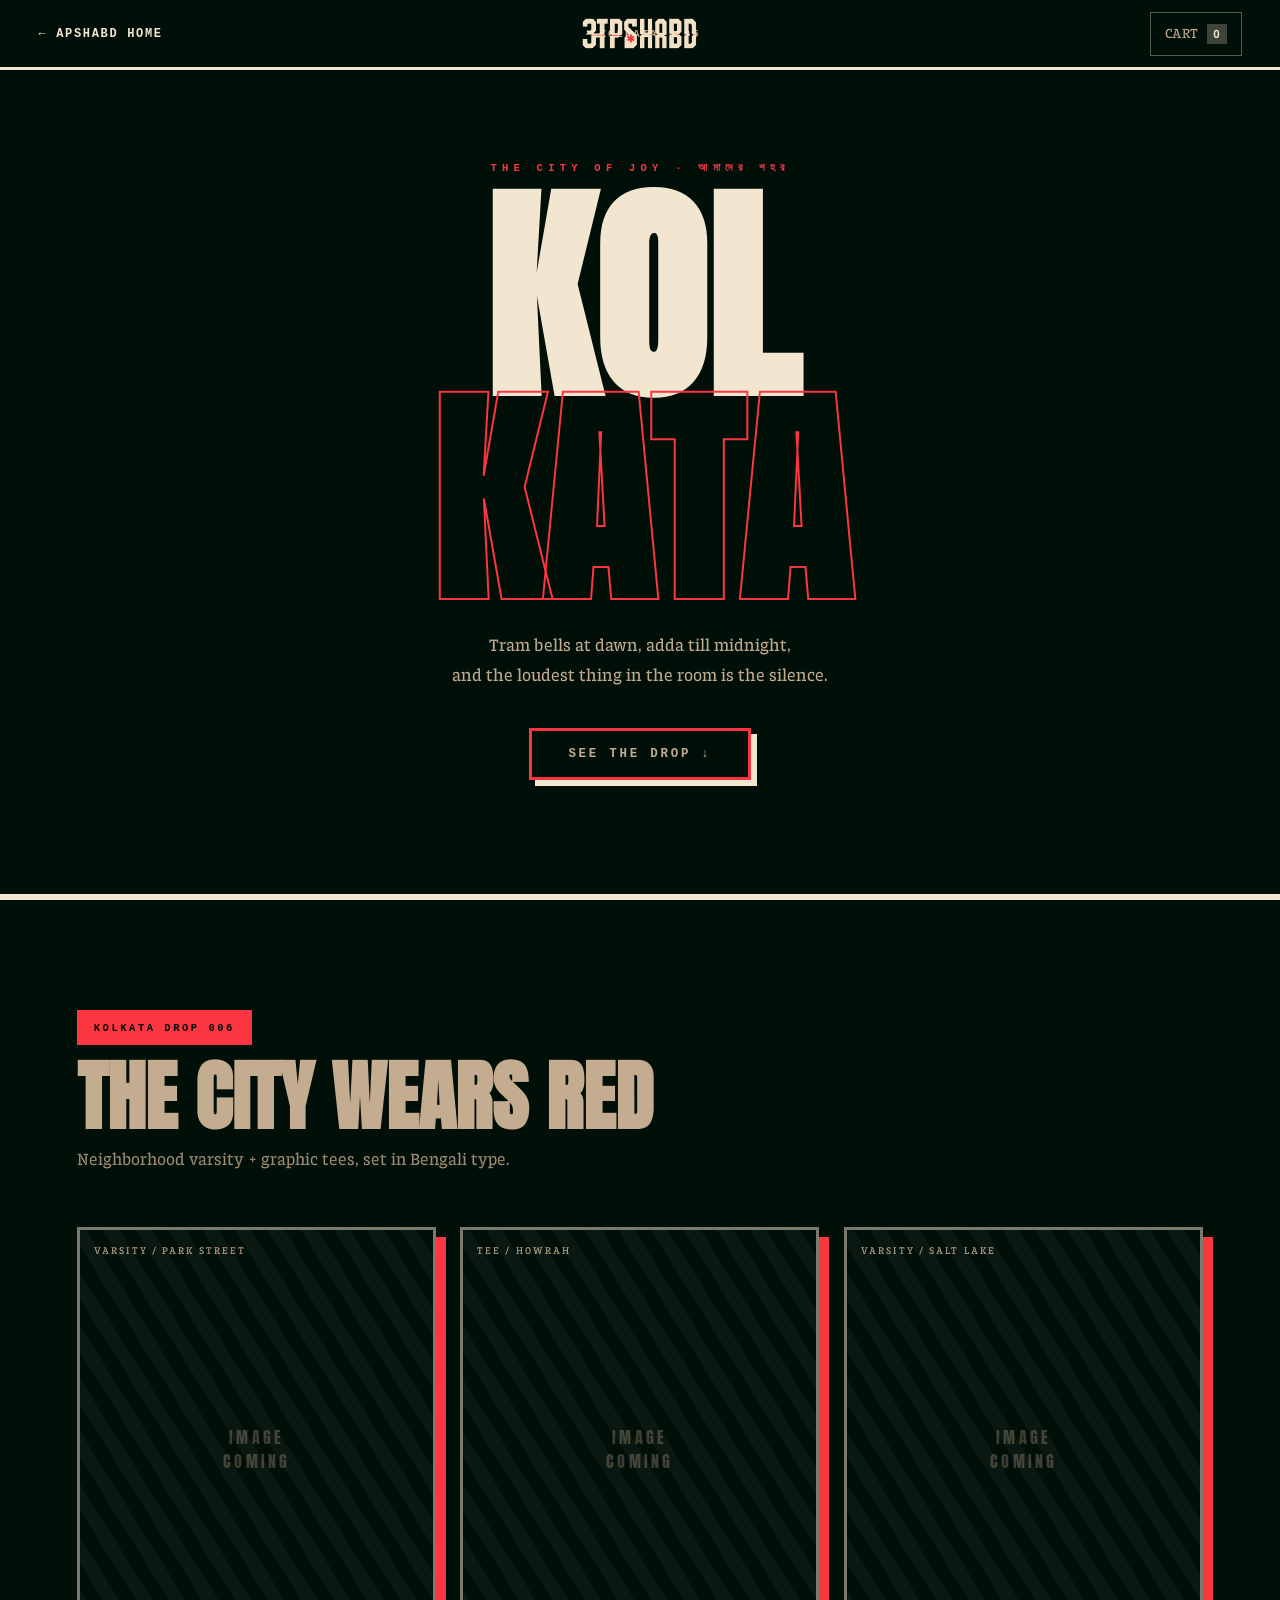
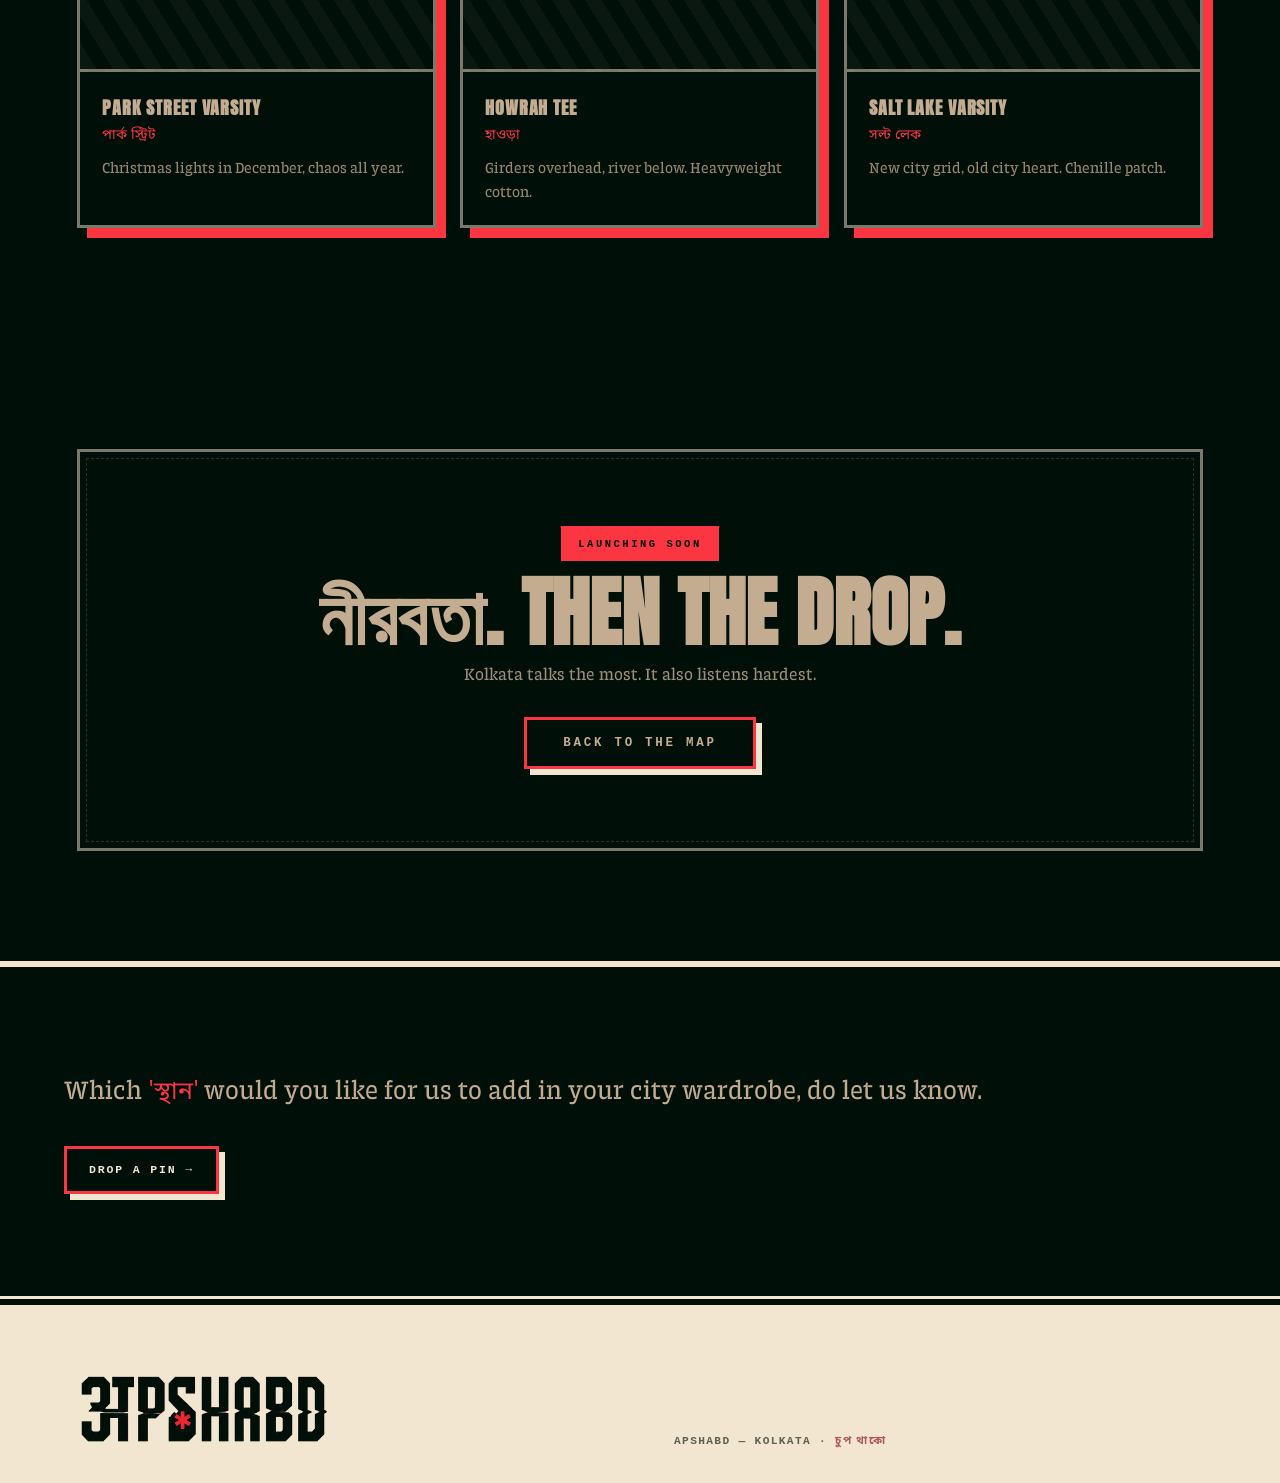
<file: kolkata.html>
<!DOCTYPE html>
<html lang="en">
<head>
  <meta charset="UTF-8" />
  <meta name="viewport" content="width=device-width, initial-scale=1.0" />
  <title>APSHABD — KOLKATA · নীরবতা</title>
  <meta name="theme-color" content="#150a0b" />
  <meta name="description" content="APSHABD Kolkata — The city of joy. Tram bells at dawn, adda till midnight, silence in between." />
  <link rel="canonical" href="https://pindropsilence.com/kolkata.html" />

  <!-- Icons. One square mark, every surface: browser tab, iOS home screen,
       Android install prompt. See assets/icons/. -->
  <link rel="icon" href="/favicon.ico" sizes="32x32" />
  <link rel="icon" type="image/png" sizes="16x16" href="assets/icons/favicon-16.png" />
  <link rel="icon" type="image/png" sizes="32x32" href="assets/icons/favicon-32.png" />
  <link rel="apple-touch-icon" sizes="180x180" href="assets/icons/apple-touch-icon.png" />
  <link rel="manifest" href="site.webmanifest" />

  <!-- Share card. Without these a link pasted into WhatsApp, Instagram DMs or
       LinkedIn renders as a bare grey rectangle. Absolute URLs are required:
       most scrapers do not resolve relative ones. -->
  <meta property="og:type" content="website" />
  <meta property="og:site_name" content="APSHABD" />
  <meta property="og:locale" content="en_IN" />
  <meta property="og:url" content="https://pindropsilence.com/kolkata.html" />
  <meta property="og:title" content="APSHABD - Kolkata / CCU 05" />
  <meta property="og:description" content="APSHABD Kolkata — The city of joy. Tram bells at dawn, adda till midnight, silence in between." />
  <meta property="og:image" content="https://pindropsilence.com/assets/social/og-kolkata.jpg" />
  <meta property="og:image:width" content="1200" />
  <meta property="og:image:height" content="630" />
  <meta property="og:image:alt" content="A dark card reading KOLKATA with the APSHABD wordmark" />
  <meta name="twitter:card" content="summary_large_image" />
  <meta name="twitter:title" content="APSHABD - Kolkata / CCU 05" />
  <meta name="twitter:description" content="APSHABD Kolkata — The city of joy. Tram bells at dawn, adda till midnight, silence in between." />
  <meta name="twitter:image" content="https://pindropsilence.com/assets/social/og-kolkata.jpg" />

  <link rel="preconnect" href="https://fonts.googleapis.com" />
  <link href="https://fonts.googleapis.com/css2?family=Anton&family=DM+Serif+Display&family=Space+Grotesk:wght@400;500;700&family=Noto+Sans+Bengali:wght@400;700&display=swap" rel="stylesheet" />
  <link rel="stylesheet" href=".//kolkata.css?v=3" />
  <link rel="stylesheet" href=".//city-brand.css?v=10" />
  <link rel="stylesheet" href=".//brutal.css?v=4" />
  <link rel="stylesheet" href=".//cart.css?v=1" />
</head>
<body>

  <div class="truss" aria-hidden="true"></div>
  <div class="bg-word" aria-hidden="true">নীরবতা</div>
  <div class="grain" aria-hidden="true"></div>
  <a class="skip-link" href="#drop">Skip to the drop</a>


  <nav class="nav glass">
    <a href="index.html" class="back">← APSHABD HOME</a>
    <span class="logo-tile"><img src="assets/brand/apshabd-wordmark-cream.png" alt="APSHABD" /></span>
    <span class="nav-city">KOLKATA · 05</span>
  </nav>

  <header class="hero" style="transform-style:preserve-3d;perspective:1200px;">
    <p class="eyebrow reveal">THE CITY OF JOY · আমাদের শহর</p>
    <h1 class="hero-title">
      <span class="reveal depth-layer" data-depth="0.8">KOL</span>
      <span class="reveal outline depth-layer" data-depth="1.2">KATA</span>
    </h1>
    <p class="hero-sub reveal">Tram bells at dawn, adda till midnight,<br />and the loudest thing in the room is the silence.</p>
    <a href="#drop" class="cta reveal">SEE THE DROP ↓</a>
  </header>

  <div class="marquee" aria-hidden="true">
    <div class="marquee-track">
      <span>PARK STREET ✦ SALT LAKE ✦ BALLYGUNGE ✦ GARIAHAT ✦ HOWRAH ✦ SHYAMBAZAR ✦ BEHALA ✦ TOLLYGUNGE ✦ DUM DUM ✦ ESPLANADE ✦ </span>
      <span>PARK STREET ✦ SALT LAKE ✦ BALLYGUNGE ✦ GARIAHAT ✦ HOWRAH ✦ SHYAMBAZAR ✦ BEHALA ✦ TOLLYGUNGE ✦ DUM DUM ✦ ESPLANADE ✦ </span>
    </div>
  </div>

  <section class="section" id="drop" tabindex="-1">
    <div class="section-head reveal">
      <span class="stamp">KOLKATA DROP 006</span>
      <h2>THE CITY WEARS RED</h2>
      <p>Neighborhood varsity + graphic tees, set in Bengali type.</p>
    </div>
    <div class="grid">
      <article class="card glass reveal">
        <div class="ph" data-label="VARSITY / PARK STREET"><span>IMAGE<br>COMING</span></div>
        <div class="card-body"><h3>PARK STREET VARSITY</h3><p class="rg">পার্ক স্ট্রিট</p><p>Christmas lights in December, chaos all year.</p></div>
      </article>
      <article class="card glass reveal">
        <div class="ph" data-label="TEE / HOWRAH"><span>IMAGE<br>COMING</span></div>
        <div class="card-body"><h3>HOWRAH TEE</h3><p class="rg">হাওড়া</p><p>Girders overhead, river below. Heavyweight cotton.</p></div>
      </article>
      <article class="card glass reveal">
        <div class="ph" data-label="VARSITY / SALT LAKE"><span>IMAGE<br>COMING</span></div>
        <div class="card-body"><h3>SALT LAKE VARSITY</h3><p class="rg">সল্ট লেক</p><p>New city grid, old city heart. Chenille patch.</p></div>
      </article>
    </div>
  </section>

  <section class="section">
    <div class="wait glass reveal">
      <span class="stamp">LAUNCHING SOON</span>
      <h2>নীরবতা. THEN THE DROP.</h2>
      <p>Kolkata talks the most. It also listens hardest.</p>
      <a href="index.html#cities" class="cta">BACK TO THE MAP</a>
    </div>
  </section>

  <!-- ── TYPEWRITER PROMPT ── -->
  <section class="typewriter-section" data-words="location|স্থান">
    <p class="typewriter-text">
      Which <span class="tw-quote">'</span><span class="tw-word-wrap"><span class="tw-word" lang="bn">স্থান</span></span><span class="tw-quote">'</span> would you like for us to add in your city wardrobe, do let us know.
    </p>
    <div class="typewriter-cta">
      <a href="drop-a-pin.html" class="tw-cta" data-cursor="DROP"><span>DROP A PIN →</span></a>
    </div>
  </section>

  <footer class="footer">
    <a class="city-footer-brand" href="index.html" aria-label="APSHABD home"><img src="assets/brand/apshabd-wordmark-night.png" alt="" /></a>
    <p>APSHABD — KOLKATA · <span class="rg">চুপ থাকো</span></p>
  </footer>


  <script src=".//cart.js?v=1"></script>
  <script src=".//kolkata.js"></script>
</body>
</html>
</file>
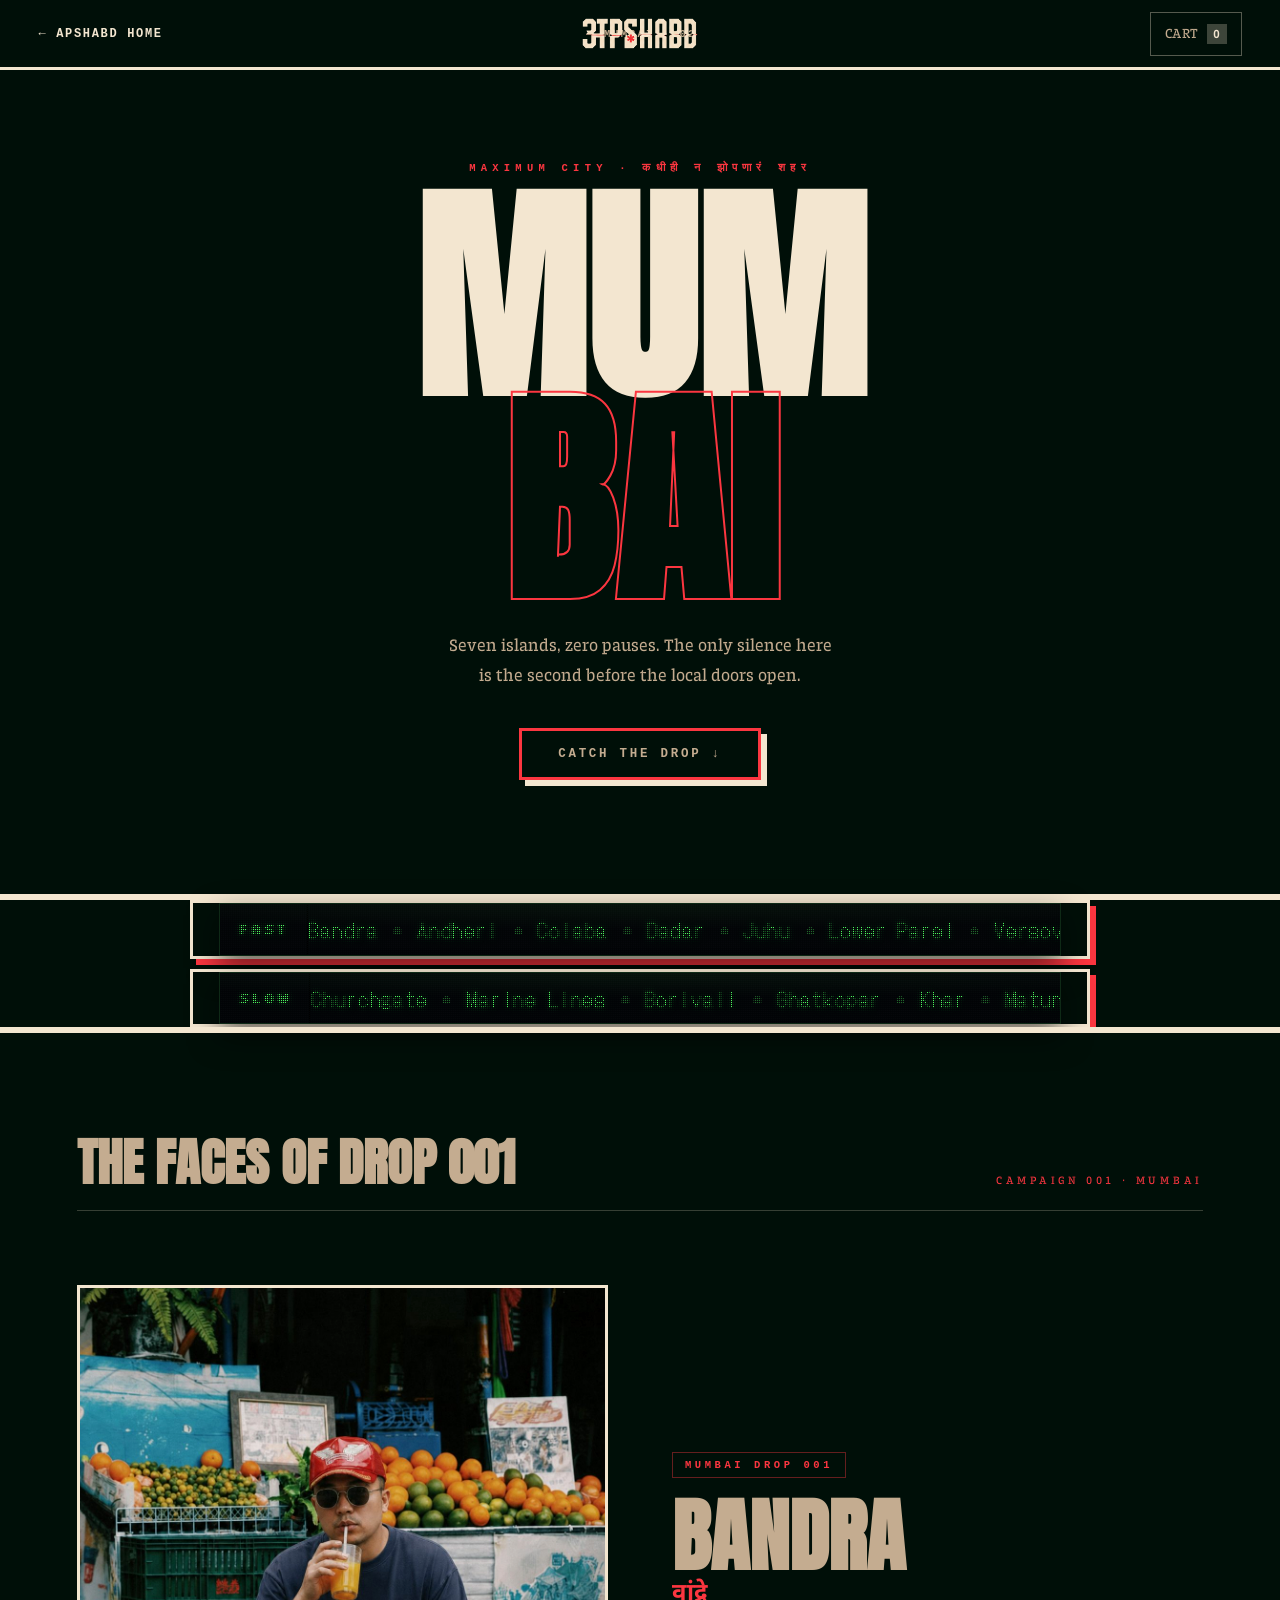
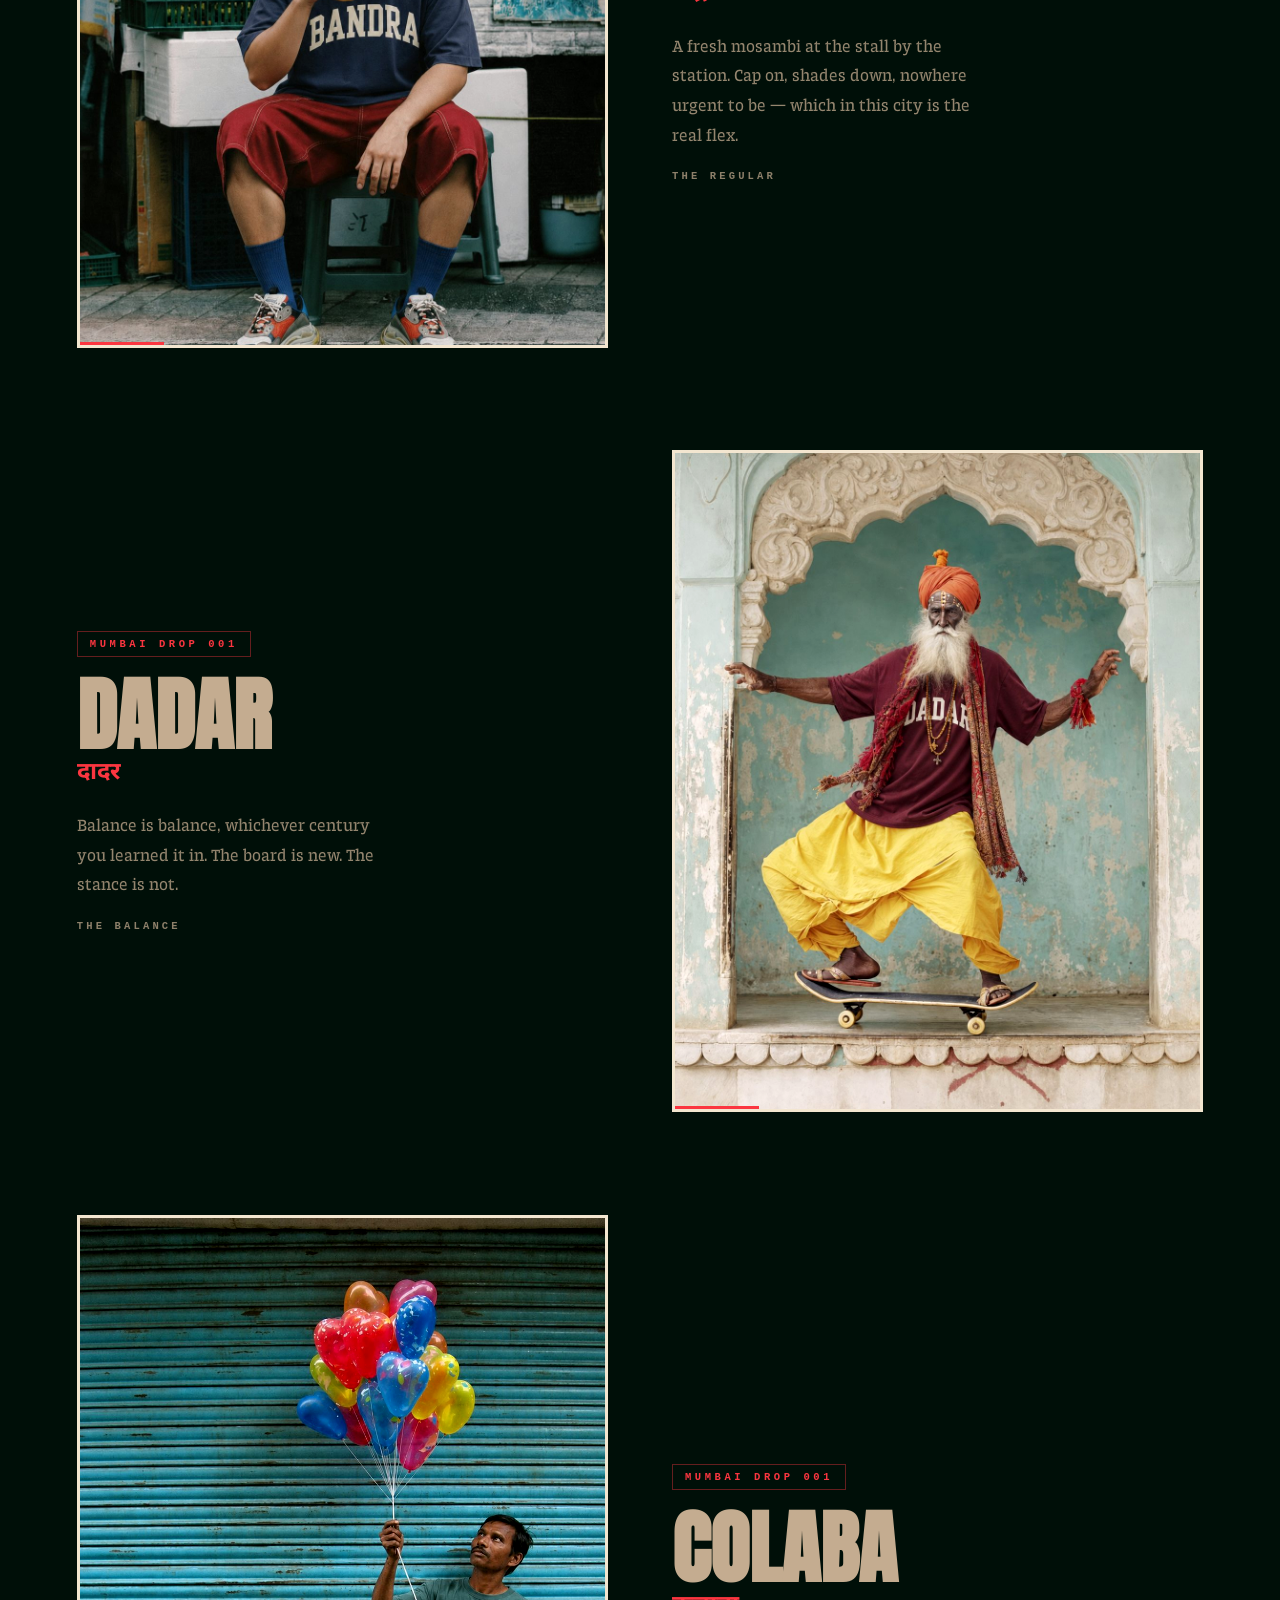
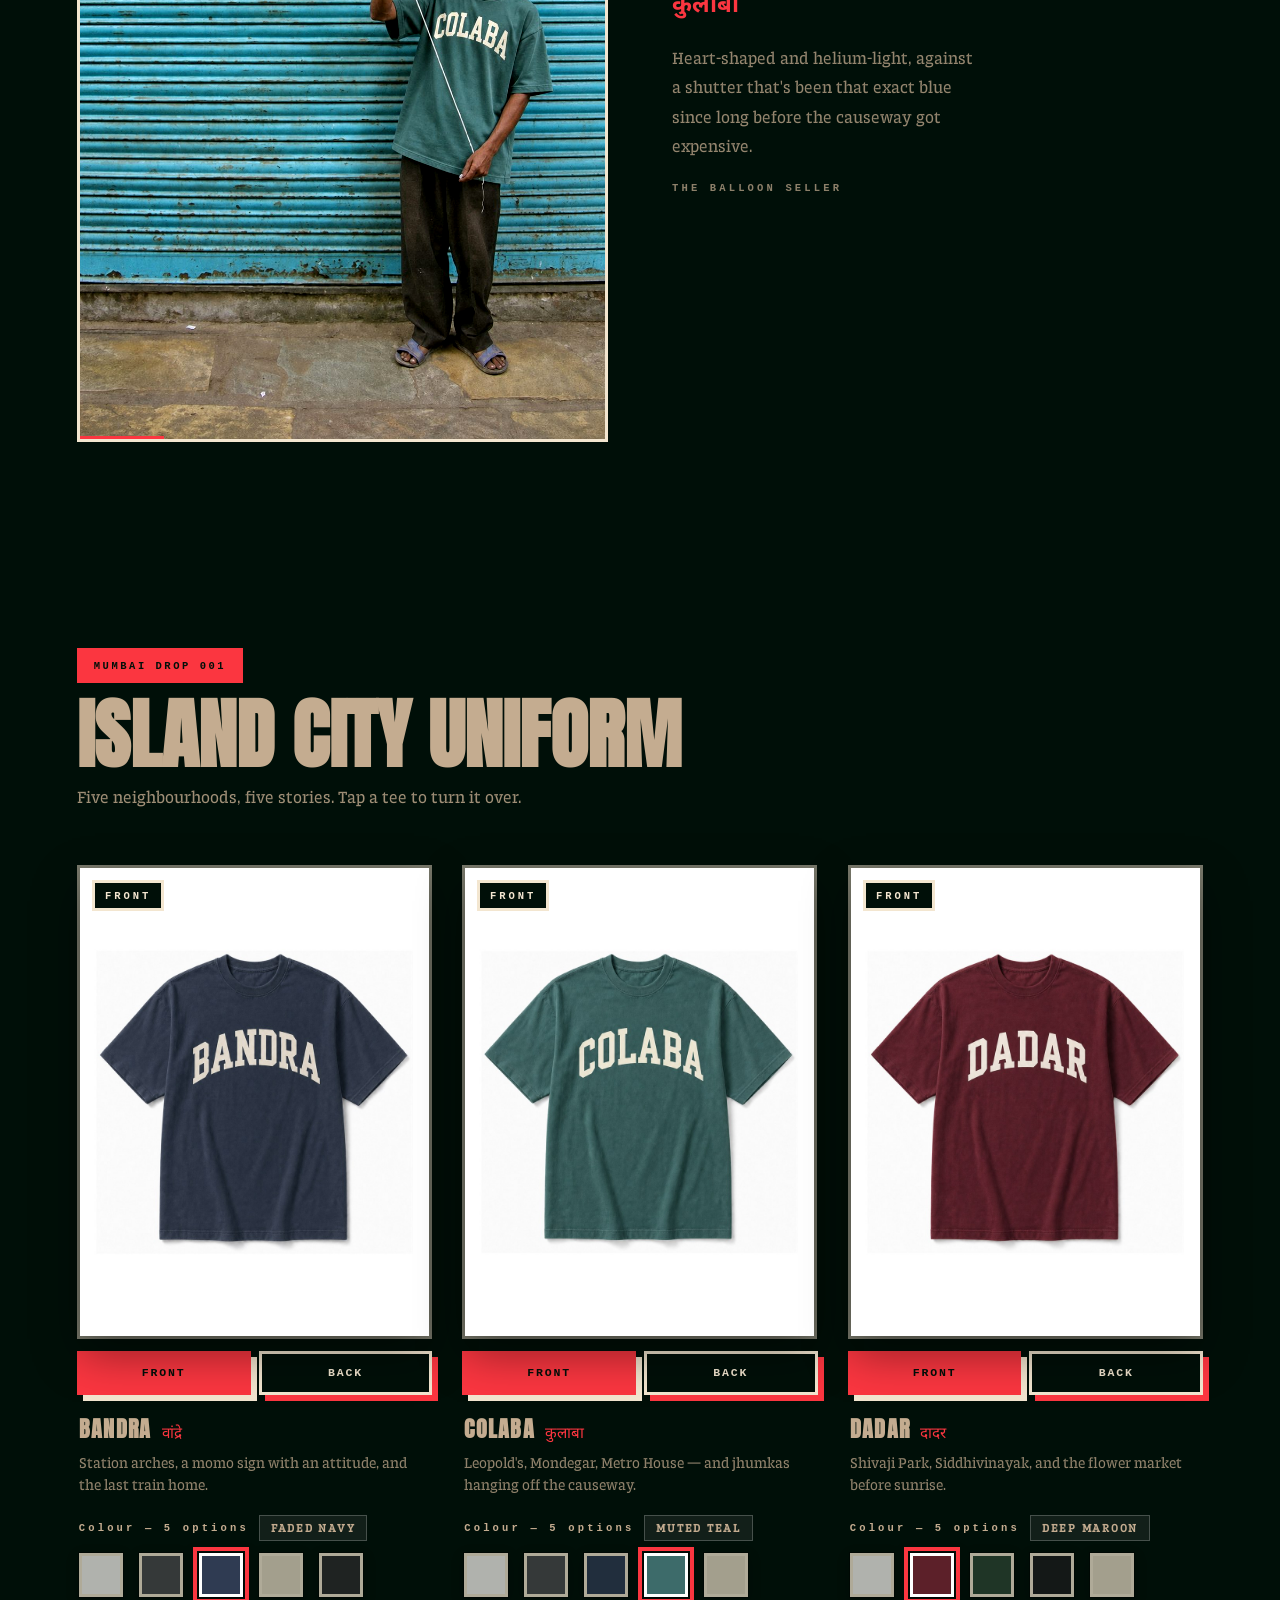
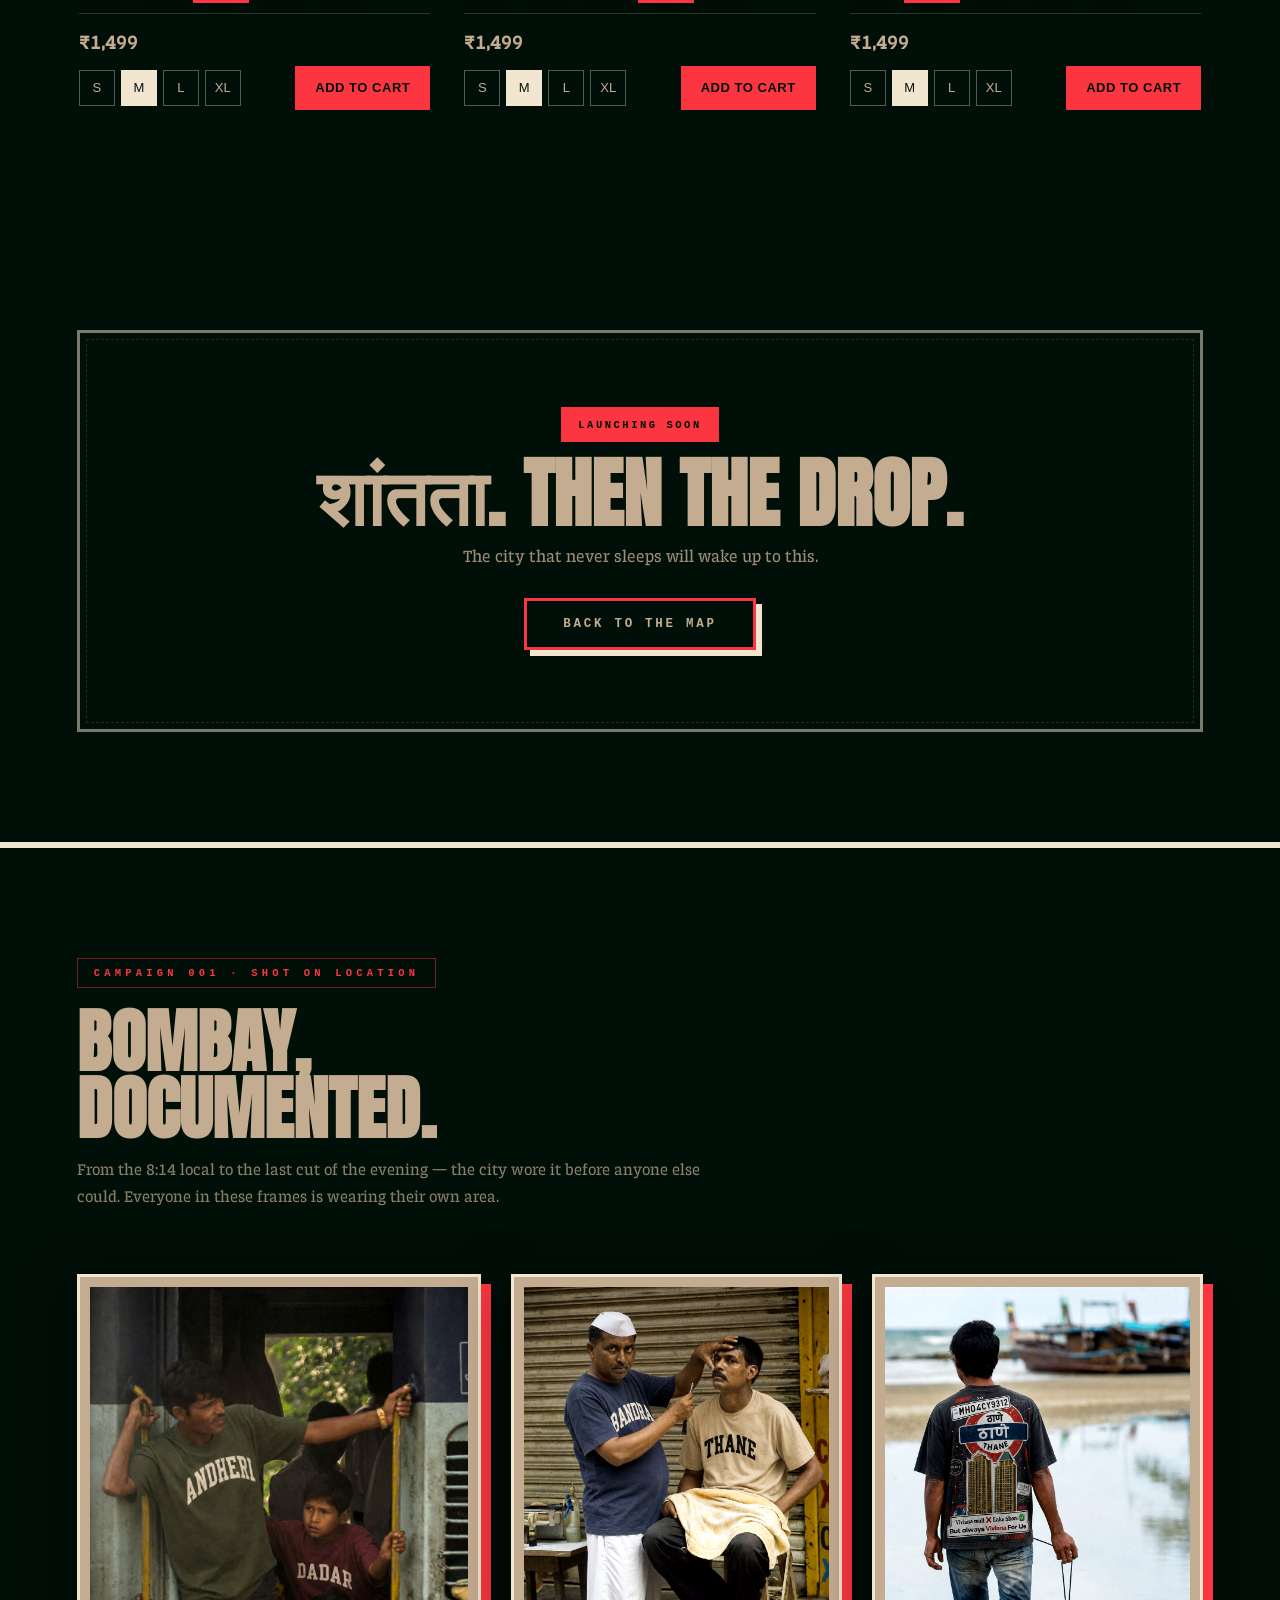
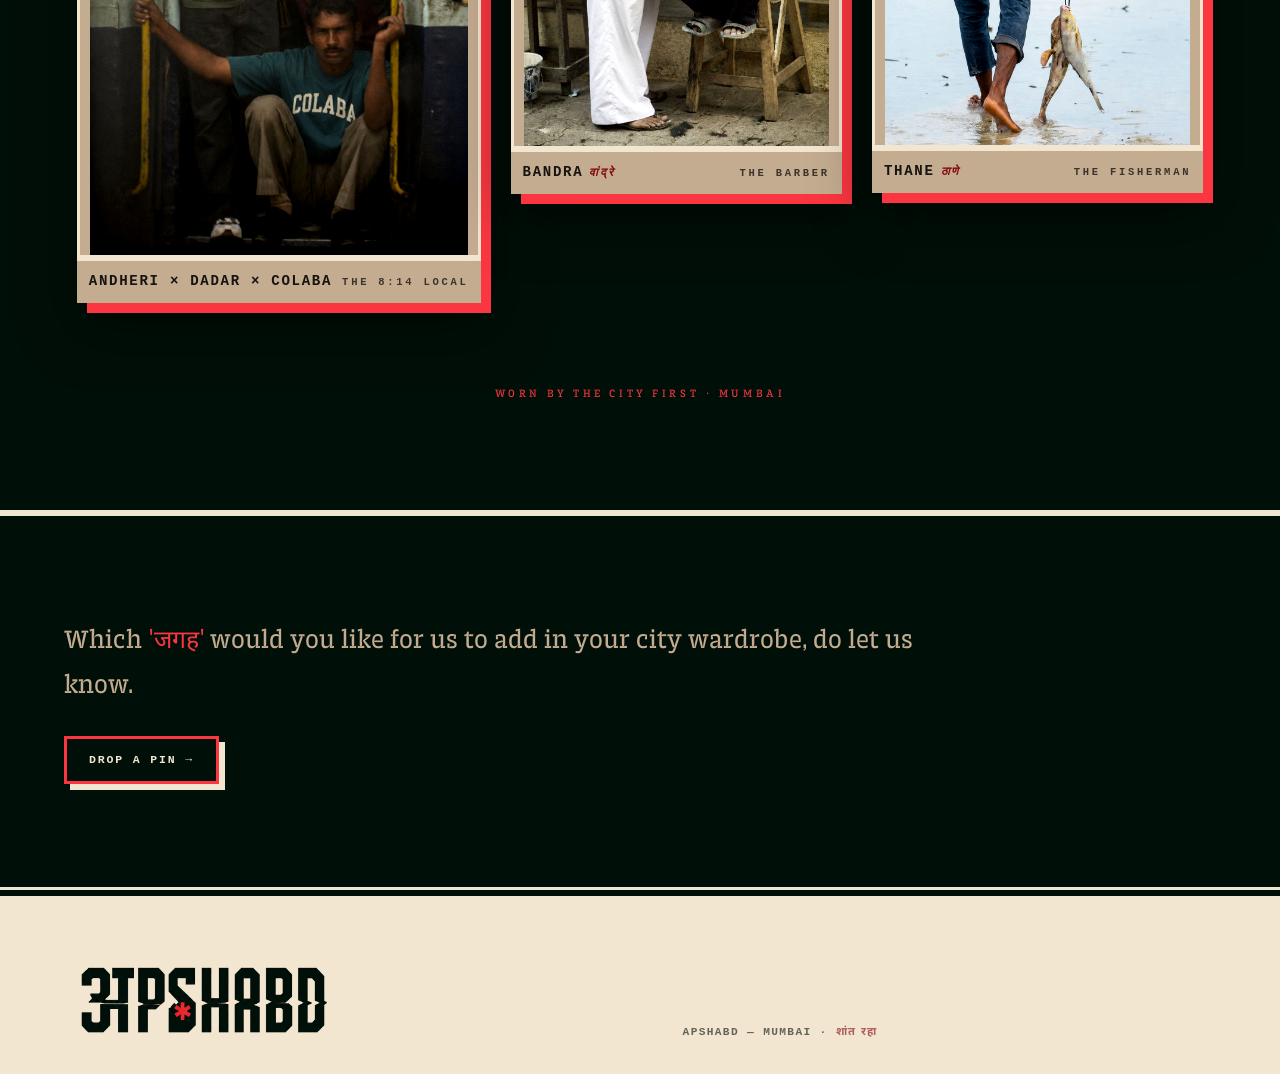
<file: mumbai.html>
<!DOCTYPE html>
<html lang="en">
<head>
  <meta charset="UTF-8" />
  <meta name="viewport" content="width=device-width, initial-scale=1.0" />
  <title>APSHABD — MUMBAI · शांतता</title>
  <meta name="theme-color" content="#0a1226" />
  <meta name="description" content="APSHABD Mumbai - Local trains at dawn, the sea at dusk, and the silence between two stops." />
  <link rel="canonical" href="https://pindropsilence.com/mumbai.html" />

  <!-- Icons. One square mark, every surface: browser tab, iOS home screen,
       Android install prompt. See assets/icons/. -->
  <link rel="icon" href="/favicon.ico" sizes="32x32" />
  <link rel="icon" type="image/png" sizes="16x16" href="assets/icons/favicon-16.png" />
  <link rel="icon" type="image/png" sizes="32x32" href="assets/icons/favicon-32.png" />
  <link rel="apple-touch-icon" sizes="180x180" href="assets/icons/apple-touch-icon.png" />
  <link rel="manifest" href="site.webmanifest" />

  <!-- Share card. Without these a link pasted into WhatsApp, Instagram DMs or
       LinkedIn renders as a bare grey rectangle. Absolute URLs are required:
       most scrapers do not resolve relative ones. -->
  <meta property="og:type" content="website" />
  <meta property="og:site_name" content="APSHABD" />
  <meta property="og:locale" content="en_IN" />
  <meta property="og:url" content="https://pindropsilence.com/mumbai.html" />
  <meta property="og:title" content="APSHABD - Mumbai / BOM 02" />
  <meta property="og:description" content="APSHABD Mumbai - Local trains at dawn, the sea at dusk, and the silence between two stops." />
  <meta property="og:image" content="https://pindropsilence.com/assets/social/og-mumbai.jpg" />
  <meta property="og:image:width" content="1200" />
  <meta property="og:image:height" content="630" />
  <meta property="og:image:alt" content="The APSHABD Bandra tee at a Mumbai fruit stall, over the word MUMBAI" />
  <meta name="twitter:card" content="summary_large_image" />
  <meta name="twitter:title" content="APSHABD - Mumbai / BOM 02" />
  <meta name="twitter:description" content="APSHABD Mumbai - Local trains at dawn, the sea at dusk, and the silence between two stops." />
  <meta name="twitter:image" content="https://pindropsilence.com/assets/social/og-mumbai.jpg" />

  <link rel="preconnect" href="https://fonts.googleapis.com" />
  <!-- DotGothic16 is a dot-matrix face and Silkscreen a bitmap one: together
       they carry the green carriage indicators below the masthead. -->
  <link href="https://fonts.googleapis.com/css2?family=Anton&family=DM+Serif+Display&family=Space+Grotesk:wght@400;500;700&family=Noto+Sans+Devanagari:wght@400;700&family=DotGothic16&family=Silkscreen:wght@400;700&display=swap" rel="stylesheet" />
  <link rel="stylesheet" href=".//mumbai.css?v=3" />
  <link rel="stylesheet" href=".//drop.css?v=4" />
  <link rel="stylesheet" href=".//streets.css?v=5" />
  <link rel="stylesheet" href=".//city-brand.css?v=10" />
  <!-- Last: city-brand.css hides .marquee and kills animation, and the
       carriage indicators have to win. -->
  <link rel="stylesheet" href=".//train-board.css?v=1" />
  <link rel="stylesheet" href=".//brutal.css?v=4" />
  <link rel="stylesheet" href=".//cart.css?v=1" />
</head>
<body>
  <div class="rails" aria-hidden="true"></div>
  <div class="bg-word" aria-hidden="true">शांतता</div>
  <div class="grain" aria-hidden="true"></div>
  <a class="skip-link" href="#drop">Skip to the drop</a>


  <nav class="nav glass">
    <a href="index.html" class="back">← APSHABD HOME</a>
    <span class="logo-tile"><img src="assets/brand/apshabd-wordmark-cream.png" alt="APSHABD" /></span>
    <span class="nav-city">MUMBAI · 02</span>
  </nav>

  <header class="hero" style="transform-style:preserve-3d;perspective:1200px;">
    <p class="eyebrow reveal">MAXIMUM CITY · कधीही न झोपणारं शहर</p>
    <h1 class="hero-title">
      <span class="reveal depth-layer" data-depth="0.8">MUM</span>
      <span class="reveal outline depth-layer" data-depth="1.2">BAI</span>
    </h1>
    <p class="hero-sub reveal">Seven islands, zero pauses. The only silence here<br />is the second before the local doors open.</p>
    <a href="#drop" class="cta reveal">CATCH THE DROP ↓</a>
  </header>

  <!-- Twin carriage indicators running opposite ways — two locals passing,
       one fast, one slow. Both halves of each track are identical: the
       keyframes travel 50%, so the loop only closes if they match. -->
  <div class="marquee train-board m-up" aria-hidden="true">
    <div class="tb-inner">
      <span class="tb-mode">Fast</span>
      <div class="tb-screen">
        <div class="marquee-track">
          <span>Bandra <b class="tb-sep">•</b> Andheri <b class="tb-sep">•</b> Colaba <b class="tb-sep">•</b> Dadar <b class="tb-sep">•</b> Juhu <b class="tb-sep">•</b> Lower Parel <b class="tb-sep">•</b> Versova <b class="tb-sep">•</b> Powai <b class="tb-sep">•</b> Thane <b class="tb-sep">•</b> </span>
          <span>Bandra <b class="tb-sep">•</b> Andheri <b class="tb-sep">•</b> Colaba <b class="tb-sep">•</b> Dadar <b class="tb-sep">•</b> Juhu <b class="tb-sep">•</b> Lower Parel <b class="tb-sep">•</b> Versova <b class="tb-sep">•</b> Powai <b class="tb-sep">•</b> Thane <b class="tb-sep">•</b> </span>
        </div>
      </div>
    </div>
  </div>

  <div class="marquee train-board m-down" aria-hidden="true">
    <div class="tb-inner">
      <span class="tb-mode">Slow</span>
      <div class="tb-screen">
        <div class="marquee-track rev">
          <span>Churchgate <b class="tb-sep">•</b> Marine Lines <b class="tb-sep">•</b> Borivali <b class="tb-sep">•</b> Ghatkopar <b class="tb-sep">•</b> Khar <b class="tb-sep">•</b> Matunga <b class="tb-sep">•</b> Chembur <b class="tb-sep">•</b> Fort <b class="tb-sep">•</b> Worli <b class="tb-sep">•</b> </span>
          <span>Churchgate <b class="tb-sep">•</b> Marine Lines <b class="tb-sep">•</b> Borivali <b class="tb-sep">•</b> Ghatkopar <b class="tb-sep">•</b> Khar <b class="tb-sep">•</b> Matunga <b class="tb-sep">•</b> Chembur <b class="tb-sep">•</b> Fort <b class="tb-sep">•</b> Worli <b class="tb-sep">•</b> </span>
        </div>
      </div>
    </div>
  </div>

  <!-- ── THE FACES ── -->
  <section class="faces" id="faces">
    <div class="faces-head reveal">
      <h2>THE FACES OF DROP 001</h2>
      <span>CAMPAIGN 001 · MUMBAI</span>
    </div>

    <article class="face reveal">
      <div class="face-shot">
        <img src=".//assets/campaign/web/mumbai-bandra-fruit-stall.jpg"
             alt="Man drinking fresh juice outside a fruit stall in the Bandra tee"
             loading="lazy" width="1122" height="1402" />
      </div>
      <div class="face-copy">
        <span class="face-code">MUMBAI DROP 001</span>
        <h3 class="face-name">BANDRA</h3>
        <span class="face-script rg">वांद्रे</span>
        <p class="face-line">A fresh mosambi at the stall by the station. Cap on, shades
          down, nowhere urgent to be — which in this city is the real flex.</p>
        <span class="face-role">THE REGULAR</span>
      </div>
    </article>

    <article class="face reveal">
      <div class="face-shot">
        <img src=".//assets/campaign/web/mumbai-dadar-skateboard.jpg"
             alt="Sadhu balancing on a skateboard under an archway in the Dadar tee"
             loading="lazy" width="1122" height="1402" />
      </div>
      <div class="face-copy">
        <span class="face-code">MUMBAI DROP 001</span>
        <h3 class="face-name">DADAR</h3>
        <span class="face-script rg">दादर</span>
        <p class="face-line">Balance is balance, whichever century you learned it in.
          The board is new. The stance is not.</p>
        <span class="face-role">THE BALANCE</span>
      </div>
    </article>

    <article class="face reveal">
      <div class="face-shot">
        <img src=".//assets/campaign/web/mumbai-colaba-balloons.jpg"
             alt="Balloon seller against a blue shutter wearing the Colaba tee"
             loading="lazy" width="1003" height="1568" />
      </div>
      <div class="face-copy">
        <span class="face-code">MUMBAI DROP 001</span>
        <h3 class="face-name">COLABA</h3>
        <span class="face-script rg">कुलाबा</span>
        <p class="face-line">Heart-shaped and helium-light, against a shutter that's been
          that exact blue since long before the causeway got expensive.</p>
        <span class="face-role">THE BALLOON SELLER</span>
      </div>
    </article>
  </section>

  <section class="section" id="drop" tabindex="-1">
    <div class="section-head reveal">
      <span class="stamp">MUMBAI DROP 001</span>
      <h2>ISLAND CITY UNIFORM</h2>
      <p>Five neighbourhoods, five stories. Tap a tee to turn it over.</p>
    </div>

    <div class="drop-grid" data-city="mumbai">

      <!-- 01 · BANDRA -->
      <article class="drop reveal" data-loc="bandra">
        <div class="drop-stage" tabindex="0" role="button" aria-pressed="false"
             aria-label="Bandra tee — activate to see the back" data-cursor="FLIP">
          <div class="drop-flip">
            <div class="drop-face drop-face--front">
              <img src=".//assets/mumbai/bandra/faded-navy-front.jpg" alt="Bandra tee, front" width="900" height="1200" loading="lazy" decoding="async" />
              <span class="drop-face-tag">FRONT</span>
            </div>
            <div class="drop-face drop-face--back">
              <img src=".//assets/mumbai/bandra/faded-navy-back.jpg" alt="Bandra tee, back" width="900" height="1200" loading="lazy" decoding="async" />
              <span class="drop-face-tag">BACK</span>
            </div>
          </div>
          <span class="drop-hint">TAP TO FLIP</span>
        </div>
        <div class="drop-info">
          <div class="drop-head">
            <h3>BANDRA</h3>
            <span class="rg">वांद्रे</span>
          </div>
          <p>Station arches, a momo sign with an attitude, and the last train home.</p>
          <div class="drop-ways" role="group" aria-label="Bandra colourways">
            <button type="button" class="way" data-cw="white"              style="--sw:#f4f2ee" aria-label="White"></button>
            <button type="button" class="way" data-cw="charcoal-grey"      style="--sw:#4a4a4d" aria-label="Charcoal grey"></button>
            <button type="button" class="way is-on" data-cw="faded-navy"   style="--sw:#2f3b52" aria-label="Faded navy"></button>
            <button type="button" class="way" data-cw="vintage-cream"      style="--sw:#e2d7c1" aria-label="Vintage cream"></button>
            <button type="button" class="way" data-cw="washed-black"       style="--sw:#2b2b2d" aria-label="Washed black"></button>
          </div>
        </div>
      </article>

      <!-- 02 · COLABA -->
      <article class="drop reveal" data-loc="colaba">
        <div class="drop-stage" tabindex="0" role="button" aria-pressed="false"
             aria-label="Colaba tee — activate to see the back" data-cursor="FLIP">
          <div class="drop-flip">
            <div class="drop-face drop-face--front">
              <img src=".//assets/mumbai/colaba/muted-teal-front.jpg" alt="Colaba tee, front" width="900" height="1200" loading="lazy" decoding="async" />
              <span class="drop-face-tag">FRONT</span>
            </div>
            <div class="drop-face drop-face--back">
              <img src=".//assets/mumbai/colaba/muted-teal-back.jpg" alt="Colaba tee, back" width="900" height="1200" loading="lazy" decoding="async" />
              <span class="drop-face-tag">BACK</span>
            </div>
          </div>
          <span class="drop-hint">TAP TO FLIP</span>
        </div>
        <div class="drop-info">
          <div class="drop-head">
            <h3>COLABA</h3>
            <span class="rg">कुलाबा</span>
          </div>
          <p>Leopold's, Mondegar, Metro House — and jhumkas hanging off the causeway.</p>
          <div class="drop-ways" role="group" aria-label="Colaba colourways">
            <button type="button" class="way" data-cw="white"             style="--sw:#f4f2ee" aria-label="White"></button>
            <button type="button" class="way" data-cw="charcoal-grey"     style="--sw:#4a4a4d" aria-label="Charcoal grey"></button>
            <button type="button" class="way" data-cw="faded-navy"        style="--sw:#2f3b52" aria-label="Faded navy"></button>
            <button type="button" class="way is-on" data-cw="muted-teal"  style="--sw:#3d6b6a" aria-label="Muted teal"></button>
            <button type="button" class="way" data-cw="vintage-cream"     style="--sw:#e2d7c1" aria-label="Vintage cream"></button>
          </div>
        </div>
      </article>

      <!-- 03 · DADAR -->
      <article class="drop reveal" data-loc="dadar">
        <div class="drop-stage" tabindex="0" role="button" aria-pressed="false"
             aria-label="Dadar tee — activate to see the back" data-cursor="FLIP">
          <div class="drop-flip">
            <div class="drop-face drop-face--front">
              <img src=".//assets/mumbai/dadar/deep-maroon-front.jpg" alt="Dadar tee, front" width="900" height="1200" loading="lazy" decoding="async" />
              <span class="drop-face-tag">FRONT</span>
            </div>
            <div class="drop-face drop-face--back">
              <img src=".//assets/mumbai/dadar/deep-maroon-back.jpg" alt="Dadar tee, back" width="900" height="1200" loading="lazy" decoding="async" />
              <span class="drop-face-tag">BACK</span>
            </div>
          </div>
          <span class="drop-hint">TAP TO FLIP</span>
        </div>
        <div class="drop-info">
          <div class="drop-head">
            <h3>DADAR</h3>
            <span class="rg">दादर</span>
          </div>
          <p>Shivaji Park, Siddhivinayak, and the flower market before sunrise.</p>
          <div class="drop-ways" role="group" aria-label="Dadar colourways">
            <button type="button" class="way" data-cw="white"              style="--sw:#f4f2ee" aria-label="White"></button>
            <button type="button" class="way is-on" data-cw="deep-maroon"  style="--sw:#5c2029" aria-label="Deep maroon"></button>
            <button type="button" class="way" data-cw="forest-green"       style="--sw:#2c4433" aria-label="Forest green"></button>
            <button type="button" class="way" data-cw="jet-black"          style="--sw:#1c1c1e" aria-label="Jet black"></button>
            <button type="button" class="way" data-cw="vintage-cream"      style="--sw:#e2d7c1" aria-label="Vintage cream"></button>
          </div>
        </div>
      </article>

    </div>
  </section>

  <section class="section">
    <div class="wait glass reveal">
      <span class="stamp">LAUNCHING SOON</span>
      <h2>शांतता. THEN THE DROP.</h2>
      <p>The city that never sleeps will wake up to this.</p>
      <a href="index.html#cities" class="cta">BACK TO THE MAP</a>
    </div>
  </section>

  <!-- ── SHOT ON LOCATION ── -->
  <section class="streets" id="streets">
    <div class="streets-head reveal">
      <span class="streets-label">CAMPAIGN 001 · SHOT ON LOCATION</span>
      <h2>BOMBAY,<br />DOCUMENTED.</h2>
      <p>From the 8:14 local to the last cut of the evening — the city wore it
         before anyone else could. Everyone in these frames is wearing their own area.</p>
    </div>

    <div class="streets-grid trio">
      <figure class="street-print reveal">
        <div class="street-frame">
          <img src=".//assets/campaign/web/06-mumbai-andheri-dadar-colaba-train.jpg"
               alt="Three commuters at a local train door wearing APSHABD Andheri, Dadar and Colaba tees"
               loading="lazy" width="1023" height="1537" />
        </div>
        <figcaption class="street-cap">
          <span class="street-loc">ANDHERI × DADAR × COLABA</span>
          <span class="street-role">THE 8:14 LOCAL</span>
        </figcaption>
      </figure>

      <figure class="street-print reveal">
        <div class="street-frame">
          <img src=".//assets/campaign/web/07-mumbai-bandra-thane-barber.jpg"
               alt="Barber shop scene in Bandra with APSHABD neighbourhood tees"
               loading="lazy" width="1023" height="1537" />
        </div>
        <figcaption class="street-cap">
          <span class="street-loc">BANDRA<i class="rg">वांद्रे</i></span>
          <span class="street-role">THE BARBER</span>
        </figcaption>
      </figure>

      <figure class="street-print reveal">
        <div class="street-frame">
          <img src=".//assets/campaign/web/02-mumbai-thane-fisherman.jpg"
               alt="Fisherman by the Thane creek wearing the APSHABD Thane tee"
               loading="lazy" width="1024" height="1535" />
        </div>
        <figcaption class="street-cap">
          <span class="street-loc">THANE<i class="rg">ठाणे</i></span>
          <span class="street-role">THE FISHERMAN</span>
        </figcaption>
      </figure>
    </div>

    <p class="streets-foot reveal">WORN BY THE CITY FIRST · MUMBAI</p>
  </section>

  <!-- ── TYPEWRITER PROMPT ── -->
  <section class="typewriter-section" data-words="location|जगह">
    <p class="typewriter-text">
      Which <span class="tw-quote">'</span><span class="tw-word-wrap"><span class="tw-word" lang="hi">जगह</span></span><span class="tw-quote">'</span> would you like for us to add in your city wardrobe, do let us know.
    </p>
    <div class="typewriter-cta">
      <a href="drop-a-pin.html" class="tw-cta" data-cursor="DROP"><span>DROP A PIN →</span></a>
    </div>
  </section>

  <footer class="footer">
    <a class="city-footer-brand" href="index.html" aria-label="APSHABD home"><img src="assets/brand/apshabd-wordmark-night.png" alt="" /></a>
    <p>APSHABD — MUMBAI · <span class="rg">शांत रहा</span></p>
  </footer>


  <script src=".//cart.js?v=1"></script>
  <script src=".//mumbai.js"></script>
  <script src=".//drop.js?v=5"></script>
</body>
</html>
</file>
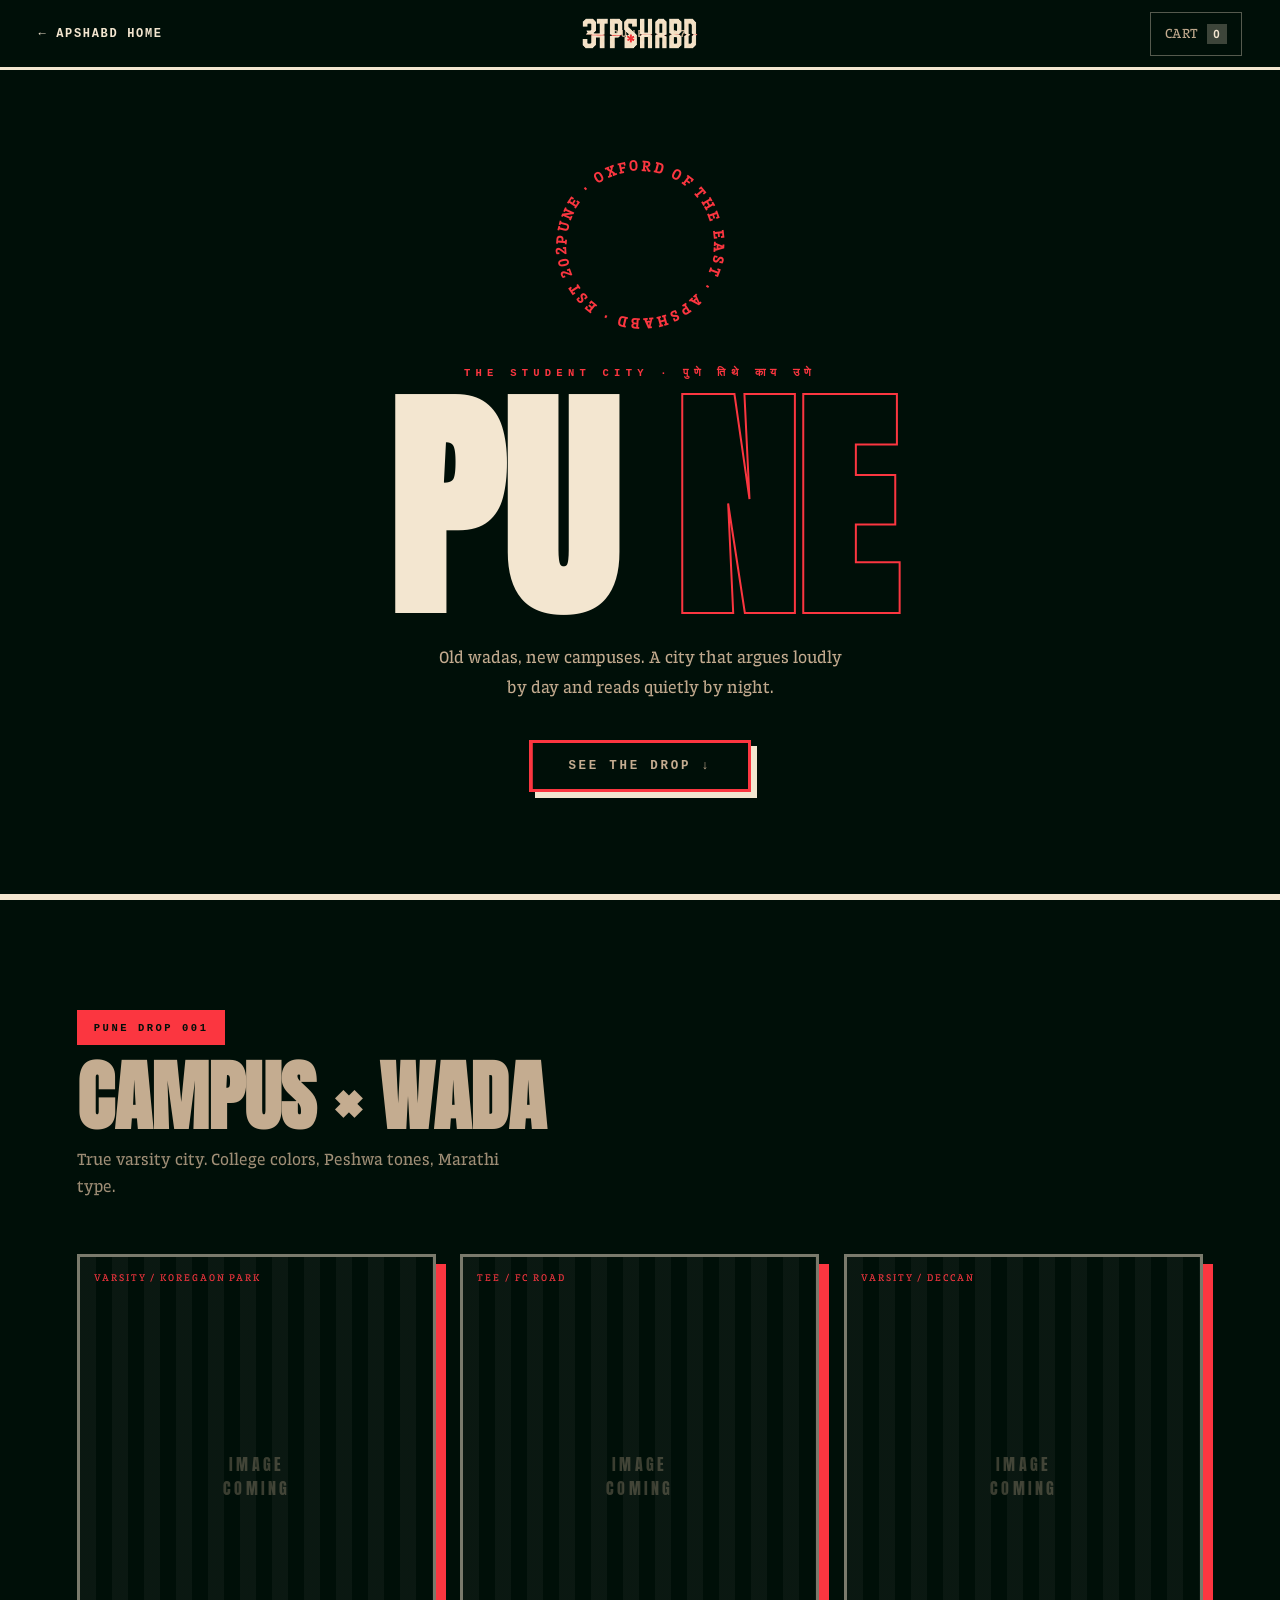
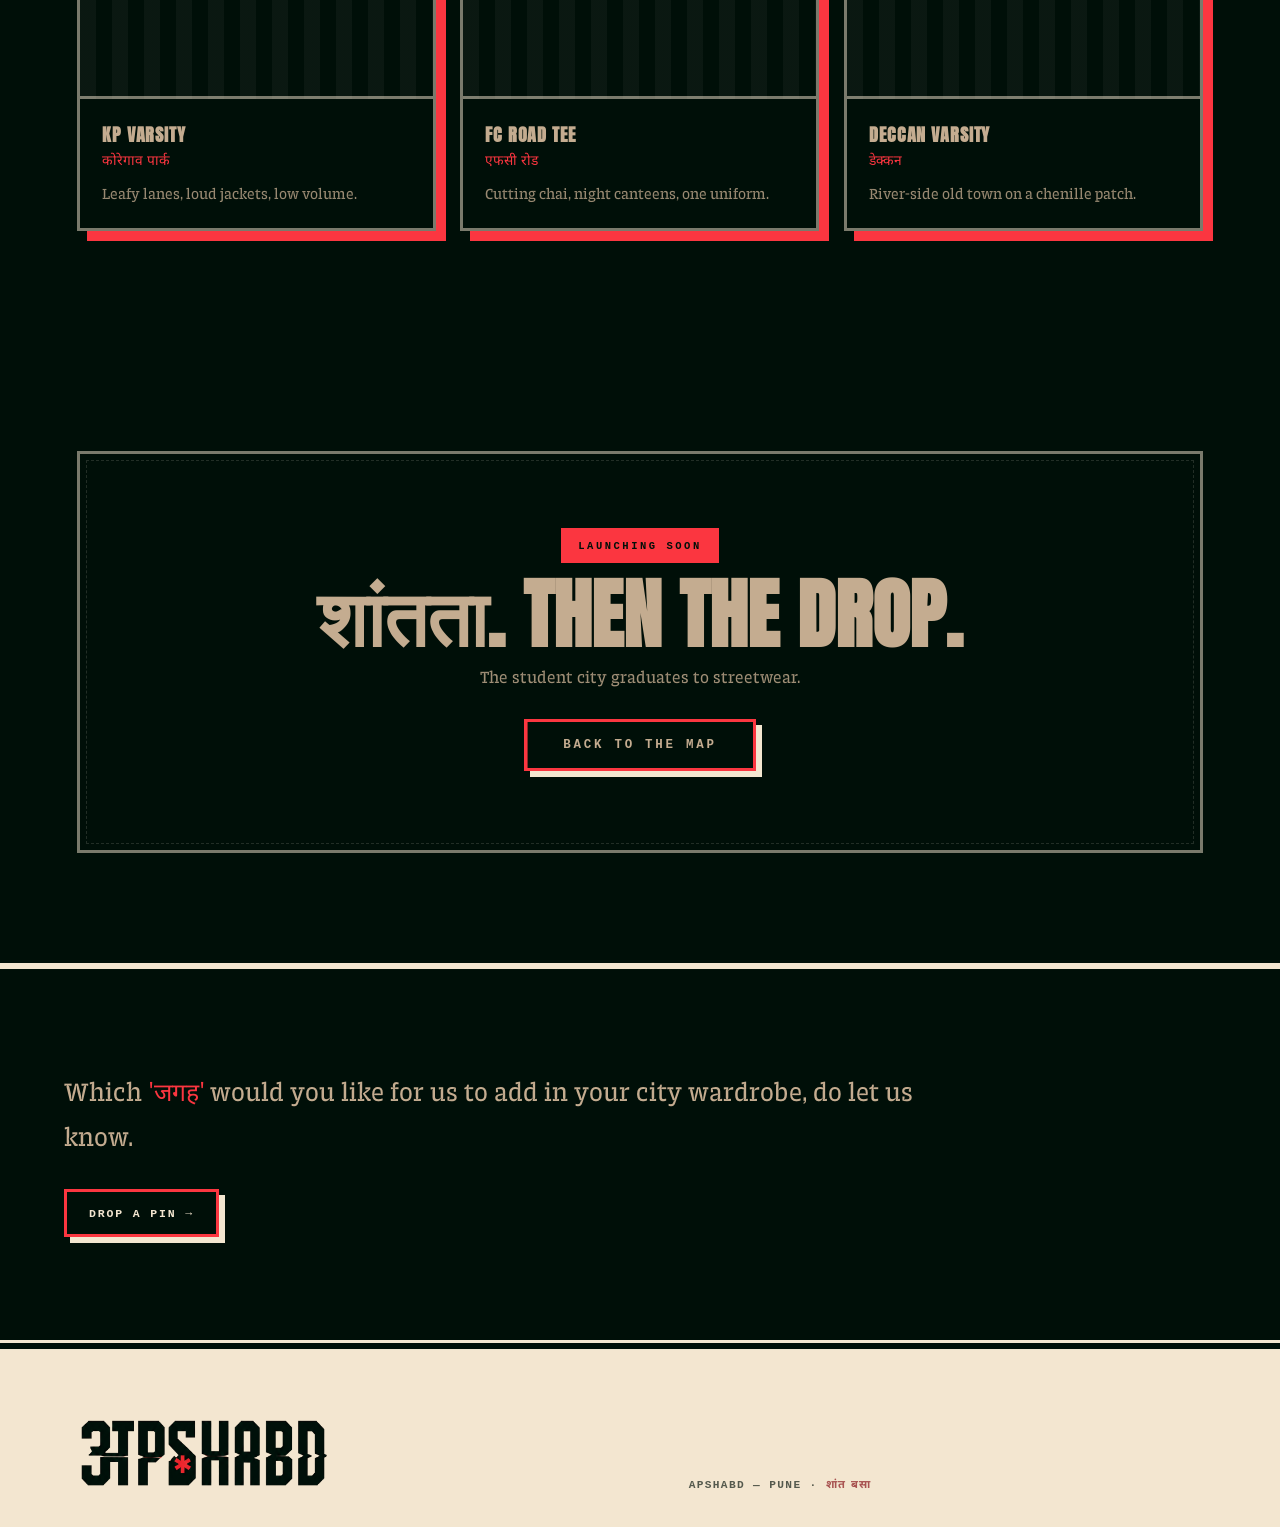
<file: pune.html>
<!DOCTYPE html>
<html lang="en">
<head>
  <meta charset="UTF-8" />
  <meta name="viewport" content="width=device-width, initial-scale=1.0" />
  <title>APSHABD — PUNE · शांतता</title>
  <meta name="theme-color" content="#24080d" />
  <meta name="description" content="APSHABD Pune - Ghat air, old peths, and a city that keeps its own time." />
  <link rel="canonical" href="https://pindropsilence.com/pune.html" />

  <!-- Icons. One square mark, every surface: browser tab, iOS home screen,
       Android install prompt. See assets/icons/. -->
  <link rel="icon" href="/favicon.ico" sizes="32x32" />
  <link rel="icon" type="image/png" sizes="16x16" href="assets/icons/favicon-16.png" />
  <link rel="icon" type="image/png" sizes="32x32" href="assets/icons/favicon-32.png" />
  <link rel="apple-touch-icon" sizes="180x180" href="assets/icons/apple-touch-icon.png" />
  <link rel="manifest" href="site.webmanifest" />

  <!-- Share card. Without these a link pasted into WhatsApp, Instagram DMs or
       LinkedIn renders as a bare grey rectangle. Absolute URLs are required:
       most scrapers do not resolve relative ones. -->
  <meta property="og:type" content="website" />
  <meta property="og:site_name" content="APSHABD" />
  <meta property="og:locale" content="en_IN" />
  <meta property="og:url" content="https://pindropsilence.com/pune.html" />
  <meta property="og:title" content="APSHABD - Pune / PNQ 07" />
  <meta property="og:description" content="APSHABD Pune - Ghat air, old peths, and a city that keeps its own time." />
  <meta property="og:image" content="https://pindropsilence.com/assets/social/og-pune.jpg" />
  <meta property="og:image:width" content="1200" />
  <meta property="og:image:height" content="630" />
  <meta property="og:image:alt" content="A dark card reading PUNE with the APSHABD wordmark" />
  <meta name="twitter:card" content="summary_large_image" />
  <meta name="twitter:title" content="APSHABD - Pune / PNQ 07" />
  <meta name="twitter:description" content="APSHABD Pune - Ghat air, old peths, and a city that keeps its own time." />
  <meta name="twitter:image" content="https://pindropsilence.com/assets/social/og-pune.jpg" />

  <link rel="preconnect" href="https://fonts.googleapis.com" />
  <link href="https://fonts.googleapis.com/css2?family=Anton&family=DM+Serif+Display&family=Space+Grotesk:wght@400;500;700&family=Noto+Sans+Devanagari:wght@400;700&display=swap" rel="stylesheet" />
  <link rel="stylesheet" href="./pune.css" />
  <link rel="stylesheet" href=".//city-brand.css?v=10" />
  <link rel="stylesheet" href=".//brutal.css?v=4" />
  <link rel="stylesheet" href=".//cart.css?v=1" />
</head>
<body>
  <div class="bg-word" aria-hidden="true">शांतता</div>
  <div class="grain" aria-hidden="true"></div>
  <a class="skip-link" href="#drop">Skip to the drop</a>


  <nav class="nav glass">
    <a href="index.html" class="back">← APSHABD HOME</a>
    <span class="logo-tile"><img src="assets/brand/apshabd-wordmark-cream.png" alt="APSHABD" /></span>
    <span class="nav-city">PUNE · 07</span>
  </nav>

  <header class="hero" style="transform-style:preserve-3d;perspective:1200px;">
    <div class="badge reveal" aria-hidden="true">
      <svg viewBox="0 0 200 200">
        <defs><path id="circ" d="M100,100 m-78,0 a78,78 0 1,1 156,0 a78,78 0 1,1 -156,0" /></defs>
        <text><textPath href="#circ">PUNE · OXFORD OF THE EAST · APSHABD · EST 2026 · </textPath></text>
      </svg>
    </div>
    <p class="eyebrow reveal">THE STUDENT CITY · पुणे तिथे काय उणे</p>
    <h1 class="hero-title">
      <span class="reveal depth-layer" data-depth="0.8">PU</span>
      <span class="reveal outline depth-layer" data-depth="1.2">NE</span>
    </h1>
    <p class="hero-sub reveal">Old wadas, new campuses. A city that argues loudly<br />by day and reads quietly by night.</p>
    <a href="#drop" class="cta reveal">SEE THE DROP ↓</a>
  </header>

  <div class="marquee" aria-hidden="true">
    <div class="marquee-track">
      <span>KOREGAON PARK ✦ DECCAN ✦ KOTHRUD ✦ VIMAN NAGAR ✦ FC ROAD ✦ BANER ✦ CAMP ✦ HINJEWADI ✦ SHANIWAR PETH ✦ </span>
      <span>KOREGAON PARK ✦ DECCAN ✦ KOTHRUD ✦ VIMAN NAGAR ✦ FC ROAD ✦ BANER ✦ CAMP ✦ HINJEWADI ✦ SHANIWAR PETH ✦ </span>
    </div>
  </div>

  <section class="section" id="drop" tabindex="-1">
    <div class="section-head reveal">
      <span class="stamp">PUNE DROP 001</span>
      <h2>CAMPUS × WADA</h2>
      <p>True varsity city. College colors, Peshwa tones, Marathi type.</p>
    </div>
    <div class="grid">
      <article class="card glass reveal">
        <div class="ph" data-label="VARSITY / KOREGAON PARK"><span>IMAGE<br>COMING</span></div>
        <div class="card-body"><h3>KP VARSITY</h3><p class="rg">कोरेगाव पार्क</p><p>Leafy lanes, loud jackets, low volume.</p></div>
      </article>
      <article class="card glass reveal">
        <div class="ph" data-label="TEE / FC ROAD"><span>IMAGE<br>COMING</span></div>
        <div class="card-body"><h3>FC ROAD TEE</h3><p class="rg">एफसी रोड</p><p>Cutting chai, night canteens, one uniform.</p></div>
      </article>
      <article class="card glass reveal">
        <div class="ph" data-label="VARSITY / DECCAN"><span>IMAGE<br>COMING</span></div>
        <div class="card-body"><h3>DECCAN VARSITY</h3><p class="rg">डेक्कन</p><p>River-side old town on a chenille patch.</p></div>
      </article>
    </div>
  </section>

  <section class="section">
    <div class="wait glass reveal">
      <span class="stamp">LAUNCHING SOON</span>
      <h2>शांतता. THEN THE DROP.</h2>
      <p>The student city graduates to streetwear.</p>
      <a href="index.html#cities" class="cta">BACK TO THE MAP</a>
    </div>
  </section>

  <!-- ── TYPEWRITER PROMPT ── -->
  <section class="typewriter-section" data-words="location|जगह">
    <p class="typewriter-text">
      Which <span class="tw-quote">'</span><span class="tw-word-wrap"><span class="tw-word" lang="hi">जगह</span></span><span class="tw-quote">'</span> would you like for us to add in your city wardrobe, do let us know.
    </p>
    <div class="typewriter-cta">
      <a href="drop-a-pin.html" class="tw-cta" data-cursor="DROP"><span>DROP A PIN →</span></a>
    </div>
  </section>

  <footer class="footer">
    <a class="city-footer-brand" href="index.html" aria-label="APSHABD home"><img src="assets/brand/apshabd-wordmark-night.png" alt="" /></a>
    <p>APSHABD — PUNE · <span class="rg">शांत बसा</span></p>
  </footer>


  <script src=".//cart.js?v=1"></script>
  <script src=".//pune.js"></script>
</body>
</html>
</file>
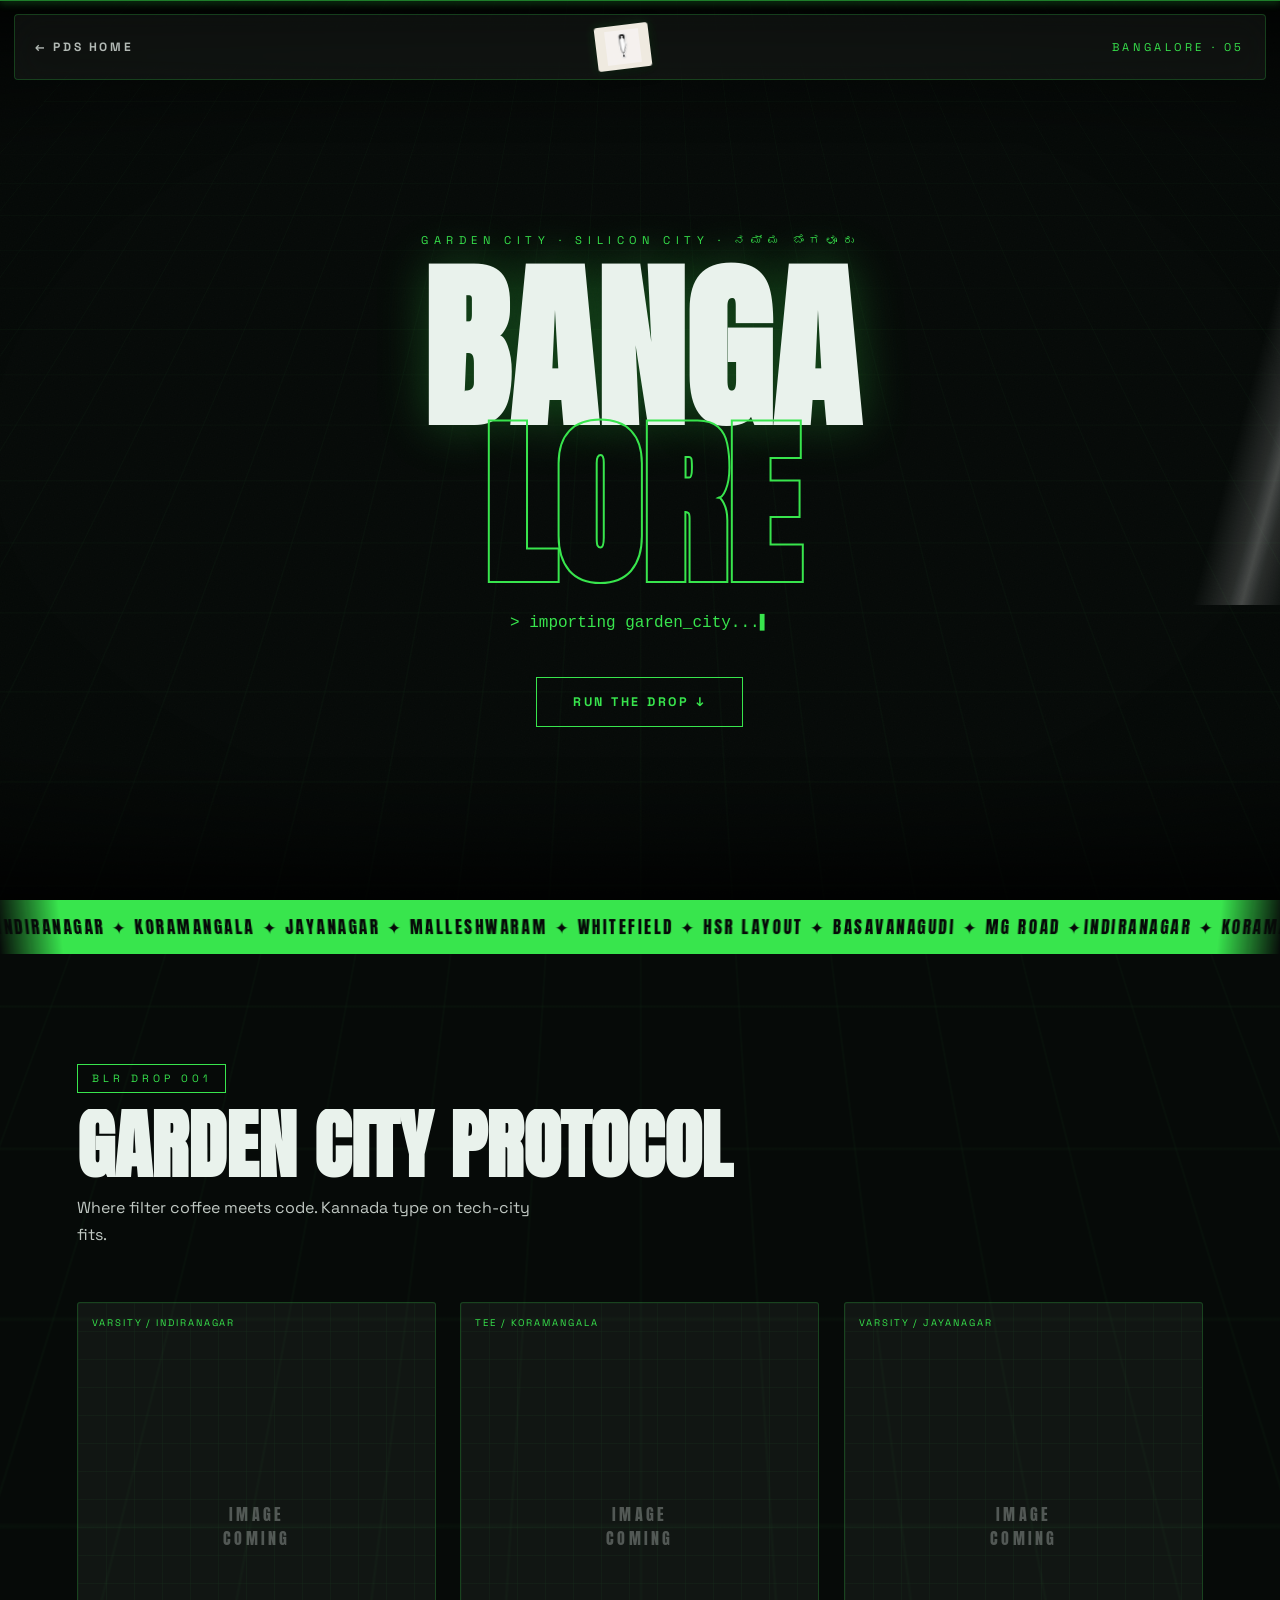
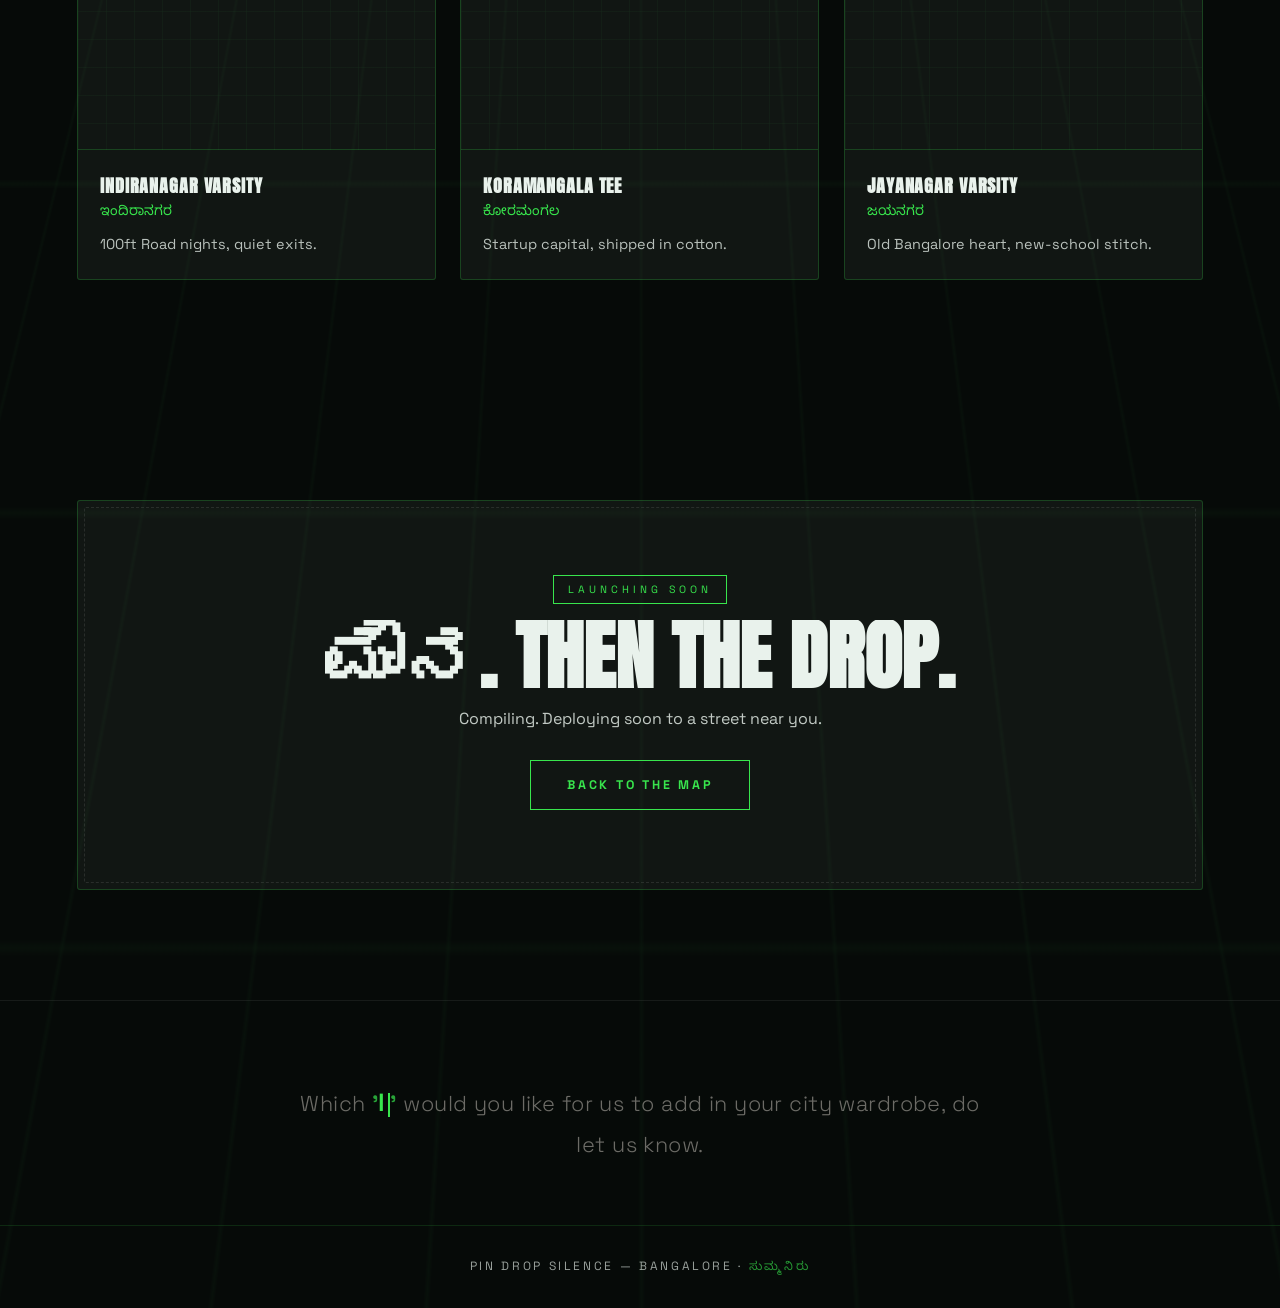
<file: Website code/bangalore.html>
<!DOCTYPE html>
<html lang="en">
<head>
  <meta charset="UTF-8" />
  <meta name="viewport" content="width=device-width, initial-scale=1.0" />
  <title>PDS — BANGALORE · ಮೌನ</title>
  <link rel="preconnect" href="https://fonts.googleapis.com" />
  <link href="https://fonts.googleapis.com/css2?family=Anton&family=Space+Grotesk:wght@400;500;700&family=Noto+Sans+Kannada:wght@400;700&display=swap" rel="stylesheet" />
  <link rel="stylesheet" href="bangalore.css" />
  <link rel="stylesheet" href=".//city-scroll.css" />
  <link rel="stylesheet" href=".//typewriter.css" />
  <link rel="stylesheet" href=".//effects-3d.css" />
  <link rel="stylesheet" href=".//cursor.css?v=3" />
  <link rel="stylesheet" href=".//cinematic.css?v=3" />
</head>
<body>
  <div class="cybergrid" aria-hidden="true"></div>
  <div class="bg-word" aria-hidden="true">ಮೌನ</div>
  <div class="grain" aria-hidden="true"></div>

  <nav class="nav glass">
    <a href="index.html" class="back">← PDS HOME</a>
    <span class="logo-tile"><img src=".//Logo/ChatGPT Image Jul 21, 2026, 11_10_57 PM.png" alt="Pin Drop Silence sticker" /></span>
    <span class="nav-city">BANGALORE · 05</span>
  </nav>

  <header class="hero" style="transform-style:preserve-3d;perspective:1200px;">
    <p class="eyebrow reveal">GARDEN CITY · SILICON CITY · ನಮ್ಮ ಬೆಂಗಳೂರು</p>
    <h1 class="hero-title">
      <span class="reveal depth-layer" data-depth="0.8">BANGA</span>
      <span class="reveal outline depth-layer" data-depth="1.2">LORE</span>
    </h1>
    <p class="hero-sub reveal"><span class="type-line" id="typeLine"></span><span class="caret">▌</span></p>
    <a href="#drop" class="cta reveal">RUN THE DROP ↓</a>
  </header>

  <div class="marquee" aria-hidden="true">
    <div class="marquee-track">
      <span>INDIRANAGAR ✦ KORAMANGALA ✦ JAYANAGAR ✦ MALLESHWARAM ✦ WHITEFIELD ✦ HSR LAYOUT ✦ BASAVANAGUDI ✦ MG ROAD ✦ </span>
      <span>INDIRANAGAR ✦ KORAMANGALA ✦ JAYANAGAR ✦ MALLESHWARAM ✦ WHITEFIELD ✦ HSR LAYOUT ✦ BASAVANAGUDI ✦ MG ROAD ✦ </span>
    </div>
  </div>

  <section class="section" id="drop">
    <div class="section-head reveal">
      <span class="stamp">BLR DROP 001</span>
      <h2>GARDEN CITY PROTOCOL</h2>
      <p>Where filter coffee meets code. Kannada type on tech-city fits.</p>
    </div>
    <div class="grid">
      <article class="card glass reveal">
        <div class="ph" data-label="VARSITY / INDIRANAGAR"><span>IMAGE<br>COMING</span></div>
        <div class="card-body"><h3>INDIRANAGAR VARSITY</h3><p class="rg">ಇಂದಿರಾನಗರ</p><p>100ft Road nights, quiet exits.</p></div>
      </article>
      <article class="card glass reveal">
        <div class="ph" data-label="TEE / KORAMANGALA"><span>IMAGE<br>COMING</span></div>
        <div class="card-body"><h3>KORAMANGALA TEE</h3><p class="rg">ಕೋರಮಂಗಲ</p><p>Startup capital, shipped in cotton.</p></div>
      </article>
      <article class="card glass reveal">
        <div class="ph" data-label="VARSITY / JAYANAGAR"><span>IMAGE<br>COMING</span></div>
        <div class="card-body"><h3>JAYANAGAR VARSITY</h3><p class="rg">ಜಯನಗರ</p><p>Old Bangalore heart, new-school stitch.</p></div>
      </article>
    </div>
  </section>

  <section class="section">
    <div class="wait glass reveal">
      <span class="stamp">LAUNCHING SOON</span>
      <h2>ಮೌನ. THEN THE DROP.</h2>
      <p>Compiling. Deploying soon to a street near you.</p>
      <a href="index.html#cities" class="cta">BACK TO THE MAP</a>
    </div>
  </section>

  <!-- ── TYPEWRITER PROMPT ── -->
  <section class="typewriter-section">
    <p class="typewriter-text">
      Which <span class="tw-quote">'</span><span class="tw-word-wrap"><span class="tw-word"></span><span class="tw-cursor"></span></span><span class="tw-quote">'</span> would you like for us to add in your city wardrobe, do let us know.
    </p>
  </section>

  <footer class="footer"><p>PIN DROP SILENCE — BANGALORE · <span class="rg">ಸುಮ್ಮನಿರು</span></p></footer>
  <script src=".//security.js"></script><script src=".//city-scroll.js"></script>
  <script src=".//city-shared.js"></script>
  <script src=".//bangalore.js"></script>
  <script src=".//typewriter.js"></script>
  <script src=".//effects-3d.js?v=3"></script>
  <script src=".//cursor.js"></script>
  <script src=".//cinematic.js?v=3"></script>
</body>
</html>
</file>
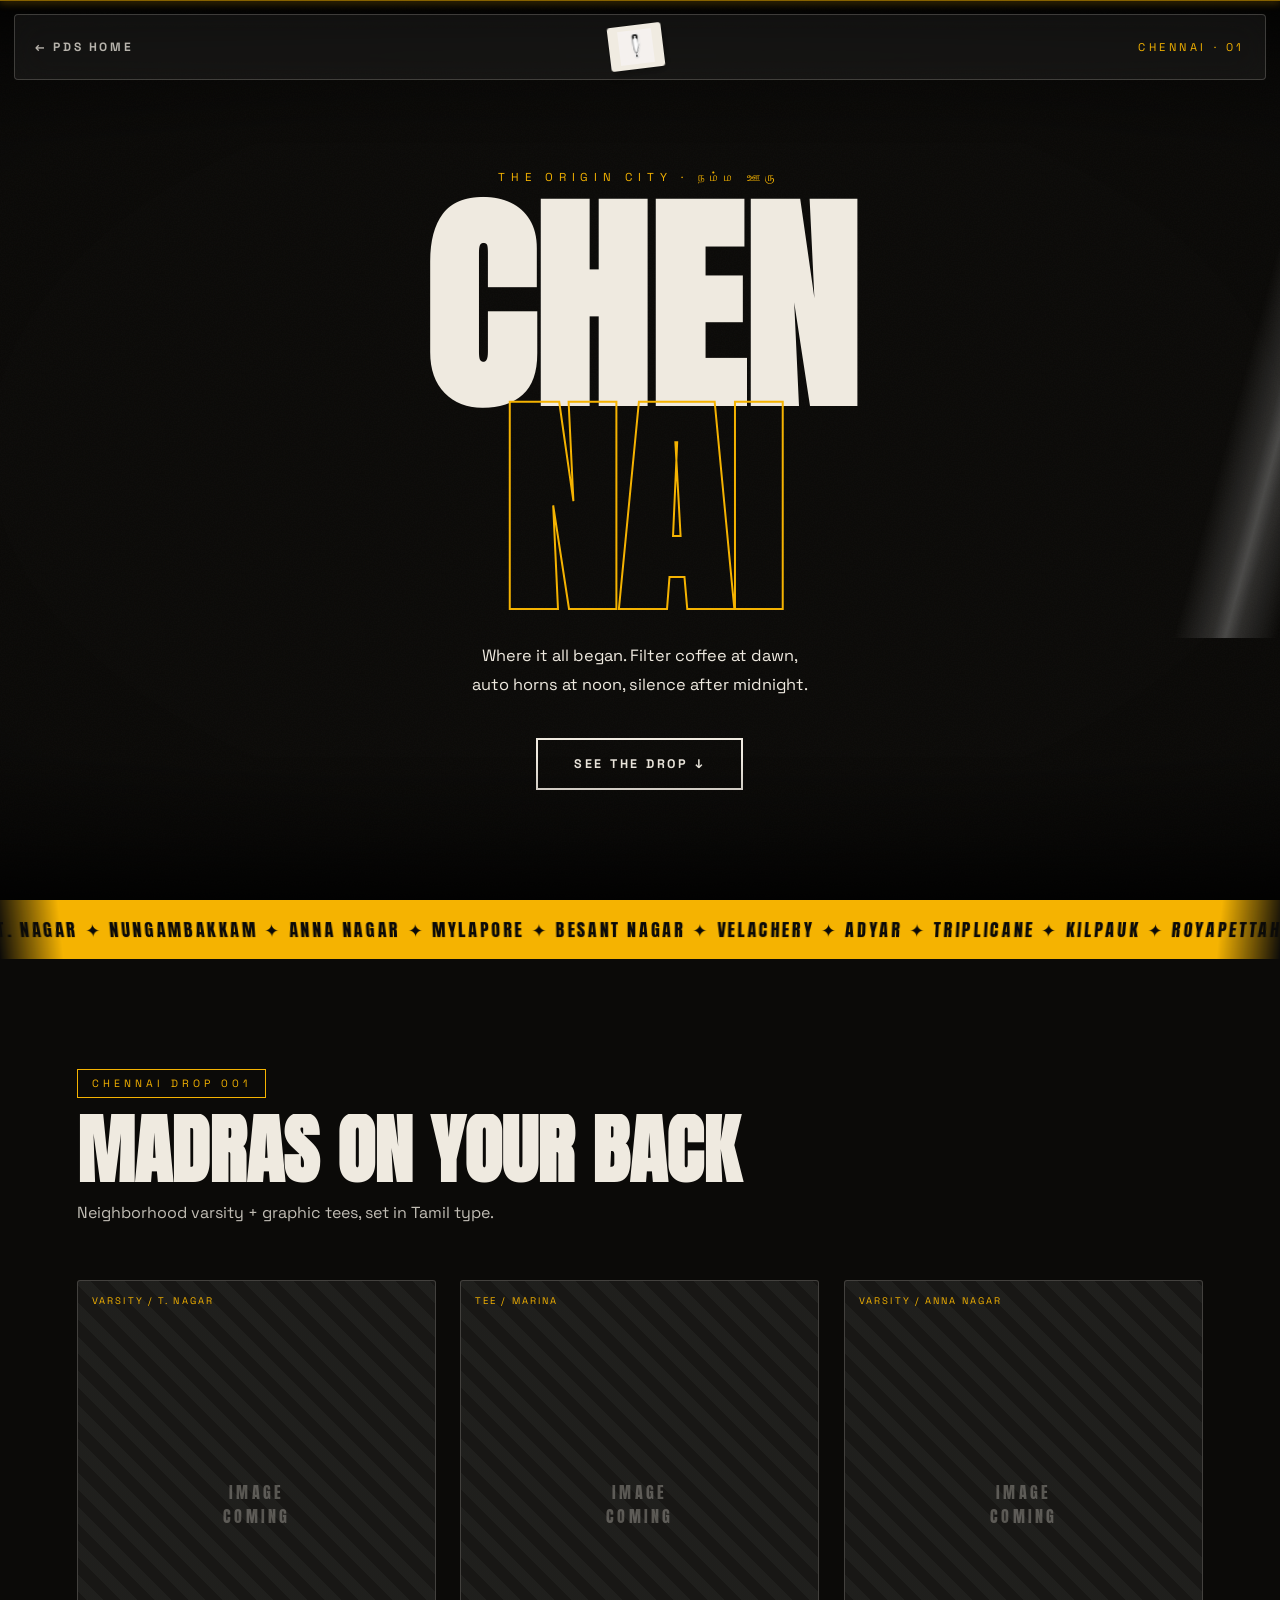
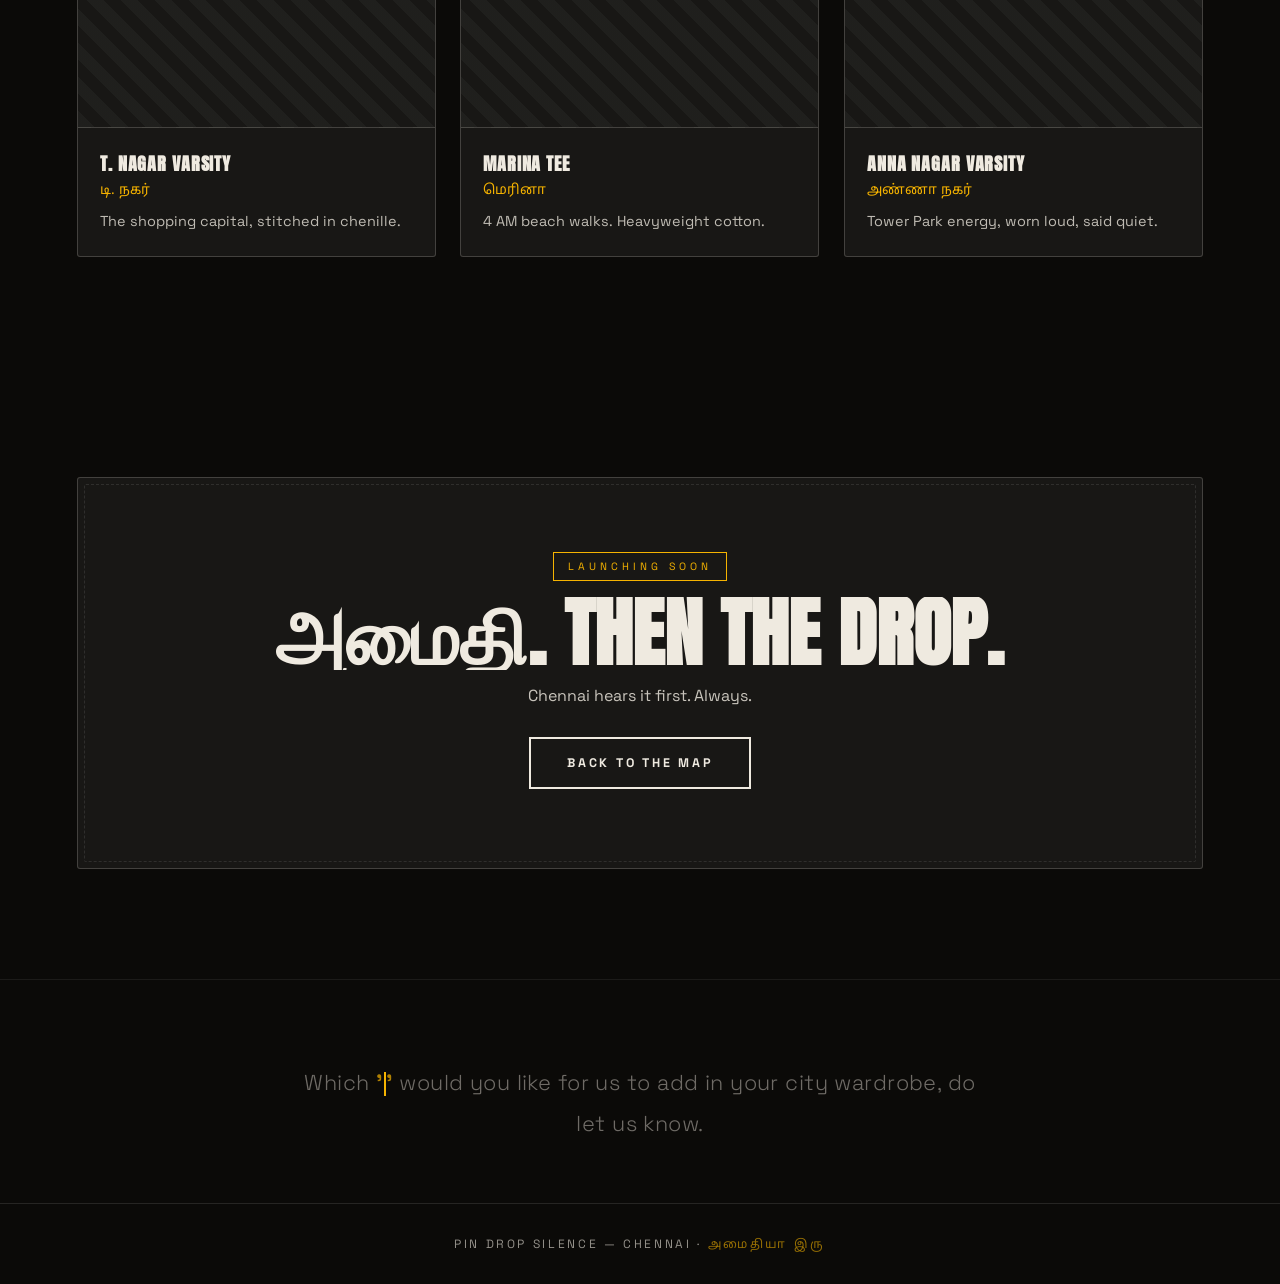
<file: Website code/chennai.html>
<!DOCTYPE html>
<html lang="en">
<head>
  <meta charset="UTF-8" />
  <meta name="viewport" content="width=device-width, initial-scale=1.0" />
  <title>PDS — CHENNAI · அமைதி</title>
  <meta name="description" content="Pin Drop Silence Chennai — The origin city. Filter coffee at dawn, auto horns at noon, silence after midnight." />
  <link rel="preconnect" href="https://fonts.googleapis.com" />
  <link href="https://fonts.googleapis.com/css2?family=Anton&family=Space+Grotesk:wght@400;500;700&family=Noto+Sans+Tamil:wght@400;700&display=swap" rel="stylesheet" />
  <link rel="stylesheet" href=".//chennai.css?v=2" />
  <link rel="stylesheet" href=".//city-scroll.css" />
  <link rel="stylesheet" href=".//typewriter.css" />
  <link rel="stylesheet" href=".//effects-3d.css" />
  <link rel="stylesheet" href=".//cursor.css?v=3" />
  <link rel="stylesheet" href=".//cinematic.css?v=3" />
</head>
<body>

  <div class="bg-word" aria-hidden="true">அமைதி</div>
  <div class="grain" aria-hidden="true"></div>

  <nav class="nav glass">
    <a href="index.html" class="back">← PDS HOME</a>
    <span class="logo-tile">
      <img src=".//Logo/ChatGPT Image Jul 21, 2026, 11_10_57 PM.png" alt="Pin Drop Silence sticker" />
    </span>
    <span class="nav-city">CHENNAI · 01</span>
  </nav>

  <header class="hero" style="transform-style:preserve-3d;perspective:1200px;">
    <p class="eyebrow reveal">THE ORIGIN CITY · நம்ம ஊரு</p>
    <h1 class="hero-title">
      <span class="reveal depth-layer" data-depth="0.8">CHEN</span>
      <span class="reveal outline depth-layer" data-depth="1.2">NAI</span>
    </h1>
    <p class="hero-sub reveal">Where it all began. Filter coffee at dawn,<br />auto horns at noon, silence after midnight.</p>
    <a href="#drop" class="cta reveal">SEE THE DROP ↓</a>
  </header>

  <div class="marquee" aria-hidden="true">
    <div class="marquee-track">
      <span>T. NAGAR ✦ NUNGAMBAKKAM ✦ ANNA NAGAR ✦ MYLAPORE ✦ BESANT NAGAR ✦ VELACHERY ✦ ADYAR ✦ TRIPLICANE ✦ KILPAUK ✦ ROYAPETTAH ✦ </span>
      <span>T. NAGAR ✦ NUNGAMBAKKAM ✦ ANNA NAGAR ✦ MYLAPORE ✦ BESANT NAGAR ✦ VELACHERY ✦ ADYAR ✦ TRIPLICANE ✦ KILPAUK ✦ ROYAPETTAH ✦ </span>
    </div>
  </div>

  <section class="section" id="drop">
    <div class="section-head reveal">
      <span class="stamp">CHENNAI DROP 001</span>
      <h2>MADRAS ON YOUR BACK</h2>
      <p>Neighborhood varsity + graphic tees, set in Tamil type.</p>
    </div>
    <div class="grid">
      <article class="card glass reveal">
        <div class="ph" data-label="VARSITY / T. NAGAR"><span>IMAGE<br>COMING</span></div>
        <div class="card-body"><h3>T. NAGAR VARSITY</h3><p class="rg">டி. நகர்</p><p>The shopping capital, stitched in chenille.</p></div>
      </article>
      <article class="card glass reveal">
        <div class="ph" data-label="TEE / MARINA"><span>IMAGE<br>COMING</span></div>
        <div class="card-body"><h3>MARINA TEE</h3><p class="rg">மெரினா</p><p>4 AM beach walks. Heavyweight cotton.</p></div>
      </article>
      <article class="card glass reveal">
        <div class="ph" data-label="VARSITY / ANNA NAGAR"><span>IMAGE<br>COMING</span></div>
        <div class="card-body"><h3>ANNA NAGAR VARSITY</h3><p class="rg">அண்ணா நகர்</p><p>Tower Park energy, worn loud, said quiet.</p></div>
      </article>
    </div>
  </section>

  <section class="section">
    <div class="wait glass reveal">
      <span class="stamp">LAUNCHING SOON</span>
      <h2>அமைதி. THEN THE DROP.</h2>
      <p>Chennai hears it first. Always.</p>
      <a href="index.html#cities" class="cta">BACK TO THE MAP</a>
    </div>
  </section>

  <!-- ── TYPEWRITER PROMPT ── -->
  <section class="typewriter-section">
    <p class="typewriter-text">
      Which <span class="tw-quote">'</span><span class="tw-word-wrap"><span class="tw-word"></span><span class="tw-cursor"></span></span><span class="tw-quote">'</span> would you like for us to add in your city wardrobe, do let us know.
    </p>
  </section>

  <footer class="footer"><p>PIN DROP SILENCE — CHENNAI · <span class="rg">அமைதியா இரு</span></p></footer>
  <script src=".//security.js"></script><script src=".//city-scroll.js"></script>
  <script src=".//city-shared.js"></script>
  <script src=".//chennai.js"></script>
  <script src=".//typewriter.js"></script>
  <script src=".//effects-3d.js?v=3"></script>
  <script src=".//cursor.js"></script>
  <script src=".//cinematic.js?v=3"></script>
</body>
</html>
</file>
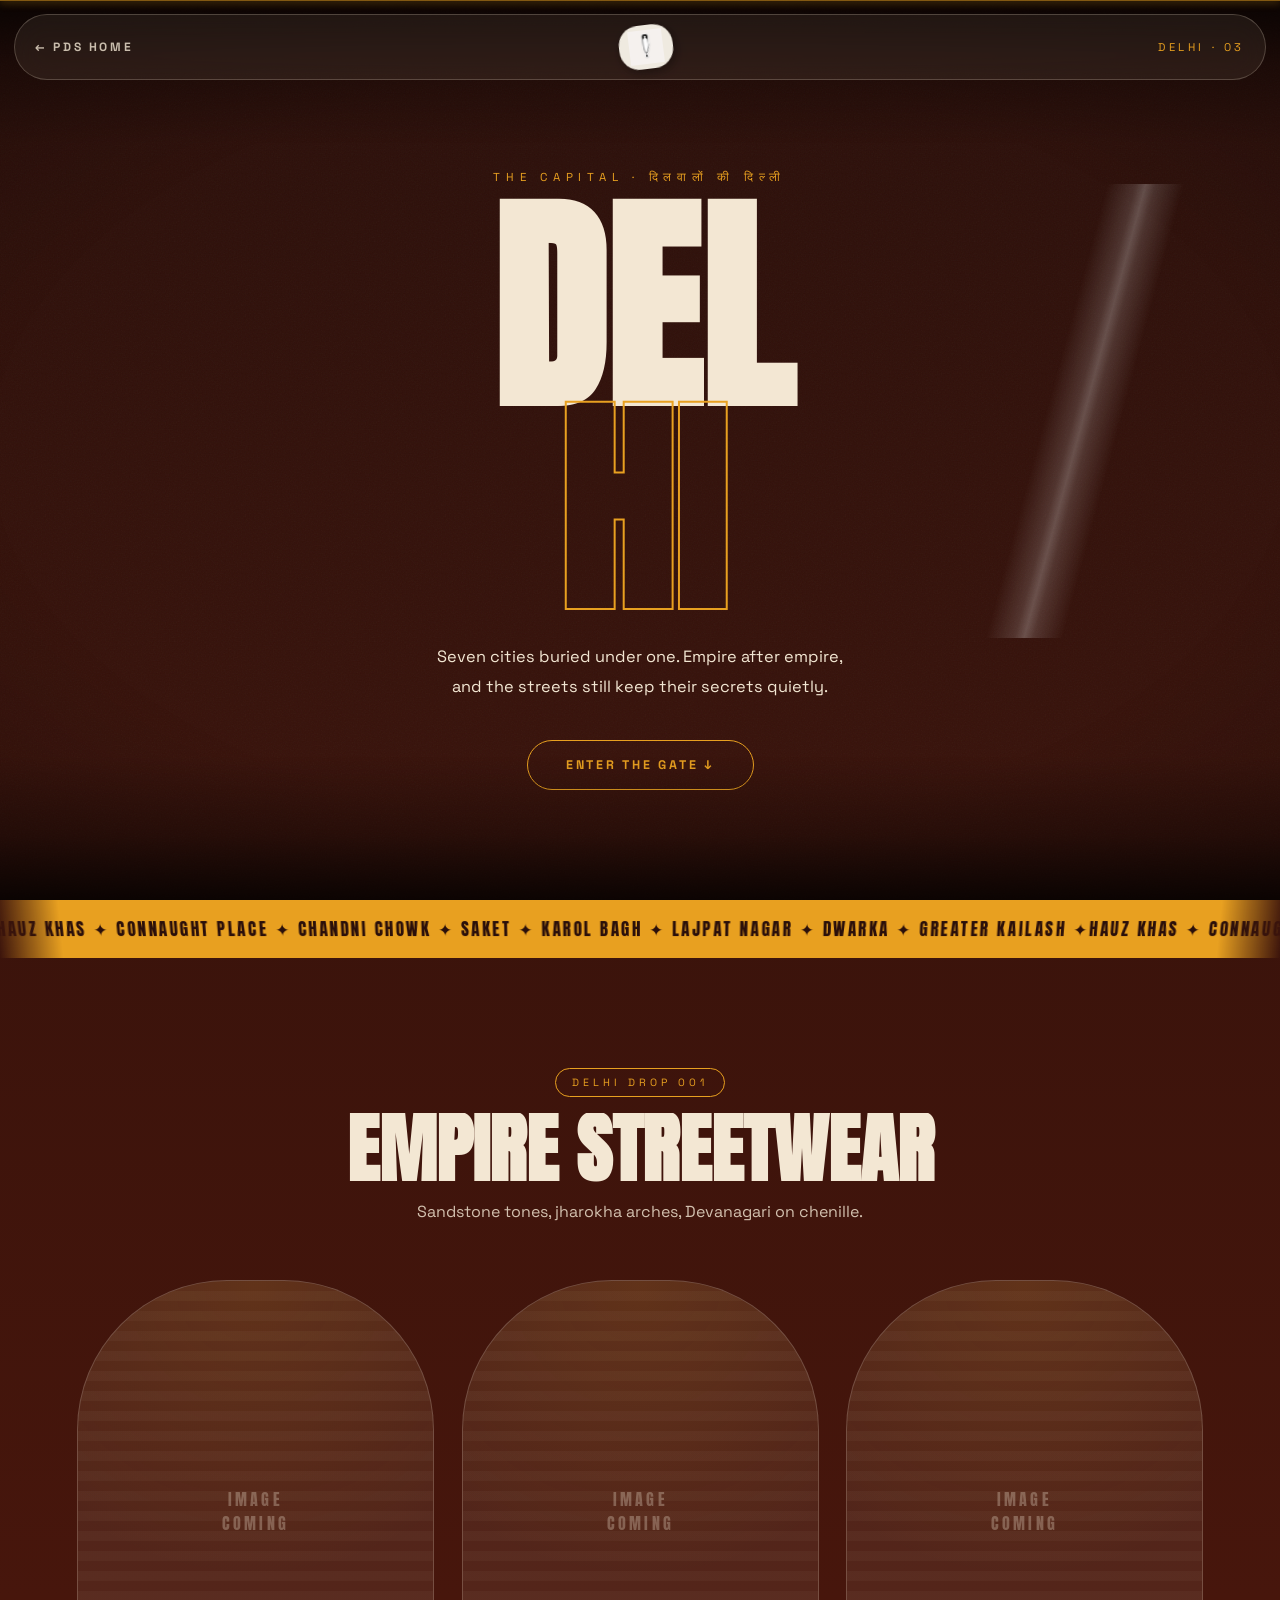
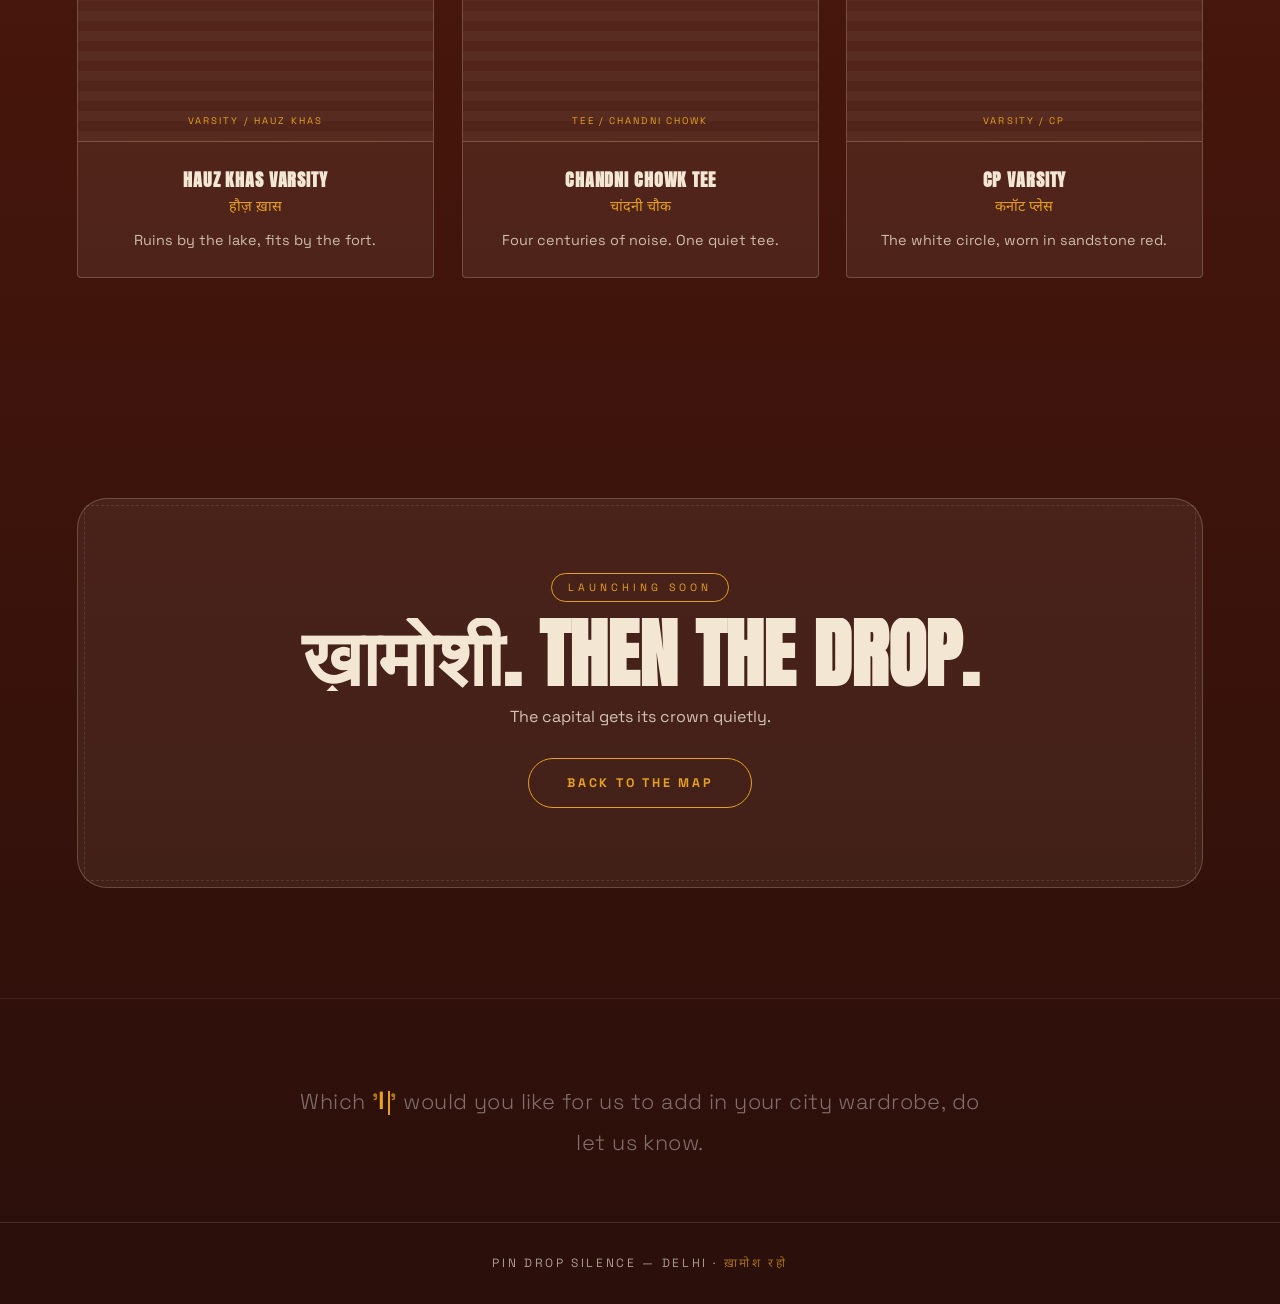
<file: Website code/delhi.html>
<!DOCTYPE html>
<html lang="en">
<head>
  <meta charset="UTF-8" />
  <meta name="viewport" content="width=device-width, initial-scale=1.0" />
  <title>PDS — DELHI · ख़ामोशी</title>
  <link rel="preconnect" href="https://fonts.googleapis.com" />
  <link href="https://fonts.googleapis.com/css2?family=Anton&family=Space+Grotesk:wght@400;500;700&family=Noto+Sans+Devanagari:wght@400;700&display=swap" rel="stylesheet" />
  <link rel="stylesheet" href=".//delhi.css?v=2" />
  <link rel="stylesheet" href=".//city-scroll.css" />
  <link rel="stylesheet" href=".//typewriter.css" />
  <link rel="stylesheet" href=".//effects-3d.css" />
  <link rel="stylesheet" href=".//cursor.css?v=3" />
  <link rel="stylesheet" href=".//cinematic.css?v=3" />
</head>
<body>
  <div class="bg-word" aria-hidden="true">ख़ामोशी</div>
  <div class="grain" aria-hidden="true"></div>

  <nav class="nav glass">
    <a href="index.html" class="back">← PDS HOME</a>
    <span class="logo-tile"><img src=".//Logo/ChatGPT Image Jul 21, 2026, 11_10_57 PM.png" alt="Pin Drop Silence sticker" /></span>
    <span class="nav-city">DELHI · 03</span>
  </nav>

  <header class="hero" style="transform-style:preserve-3d;perspective:1200px;">
    <p class="eyebrow reveal">THE CAPITAL · दिलवालों की दिल्ली</p>
    <h1 class="hero-title">
      <span class="reveal depth-layer" data-depth="0.8">DEL</span>
      <span class="reveal outline depth-layer" data-depth="1.2">HI</span>
    </h1>
    <p class="hero-sub reveal">Seven cities buried under one. Empire after empire,<br />and the streets still keep their secrets quietly.</p>
    <a href="#drop" class="cta reveal">ENTER THE GATE ↓</a>
  </header>

  <div class="marquee" aria-hidden="true">
    <div class="marquee-track">
      <span>HAUZ KHAS ✦ CONNAUGHT PLACE ✦ CHANDNI CHOWK ✦ SAKET ✦ KAROL BAGH ✦ LAJPAT NAGAR ✦ DWARKA ✦ GREATER KAILASH ✦ </span>
      <span>HAUZ KHAS ✦ CONNAUGHT PLACE ✦ CHANDNI CHOWK ✦ SAKET ✦ KAROL BAGH ✦ LAJPAT NAGAR ✦ DWARKA ✦ GREATER KAILASH ✦ </span>
    </div>
  </div>

  <section class="section" id="drop">
    <div class="section-head reveal">
      <span class="stamp">DELHI DROP 001</span>
      <h2>EMPIRE STREETWEAR</h2>
      <p>Sandstone tones, jharokha arches, Devanagari on chenille.</p>
    </div>
    <div class="grid">
      <article class="card glass reveal">
        <div class="ph arch" data-label="VARSITY / HAUZ KHAS"><span>IMAGE<br>COMING</span></div>
        <div class="card-body"><h3>HAUZ KHAS VARSITY</h3><p class="rg">हौज़ ख़ास</p><p>Ruins by the lake, fits by the fort.</p></div>
      </article>
      <article class="card glass reveal">
        <div class="ph arch" data-label="TEE / CHANDNI CHOWK"><span>IMAGE<br>COMING</span></div>
        <div class="card-body"><h3>CHANDNI CHOWK TEE</h3><p class="rg">चांदनी चौक</p><p>Four centuries of noise. One quiet tee.</p></div>
      </article>
      <article class="card glass reveal">
        <div class="ph arch" data-label="VARSITY / CP"><span>IMAGE<br>COMING</span></div>
        <div class="card-body"><h3>CP VARSITY</h3><p class="rg">कनॉट प्लेस</p><p>The white circle, worn in sandstone red.</p></div>
      </article>
    </div>
  </section>

  <section class="section">
    <div class="wait glass reveal">
      <span class="stamp">LAUNCHING SOON</span>
      <h2>ख़ामोशी. THEN THE DROP.</h2>
      <p>The capital gets its crown quietly.</p>
      <a href="index.html#cities" class="cta">BACK TO THE MAP</a>
    </div>
  </section>

  <!-- ── TYPEWRITER PROMPT ── -->
  <section class="typewriter-section">
    <p class="typewriter-text">
      Which <span class="tw-quote">'</span><span class="tw-word-wrap"><span class="tw-word"></span><span class="tw-cursor"></span></span><span class="tw-quote">'</span> would you like for us to add in your city wardrobe, do let us know.
    </p>
  </section>

  <footer class="footer"><p>PIN DROP SILENCE — DELHI · <span class="rg">ख़ामोश रहो</span></p></footer>
  <script src=".//security.js"></script><script src=".//city-scroll.js"></script>
  <script src=".//city-shared.js"></script>
  <script src=".//delhi.js"></script>
  <script src=".//typewriter.js"></script>
  <script src=".//effects-3d.js?v=3"></script>
  <script src=".//cursor.js"></script>
  <script src=".//cinematic.js?v=3"></script>
</body>
</html>
</file>
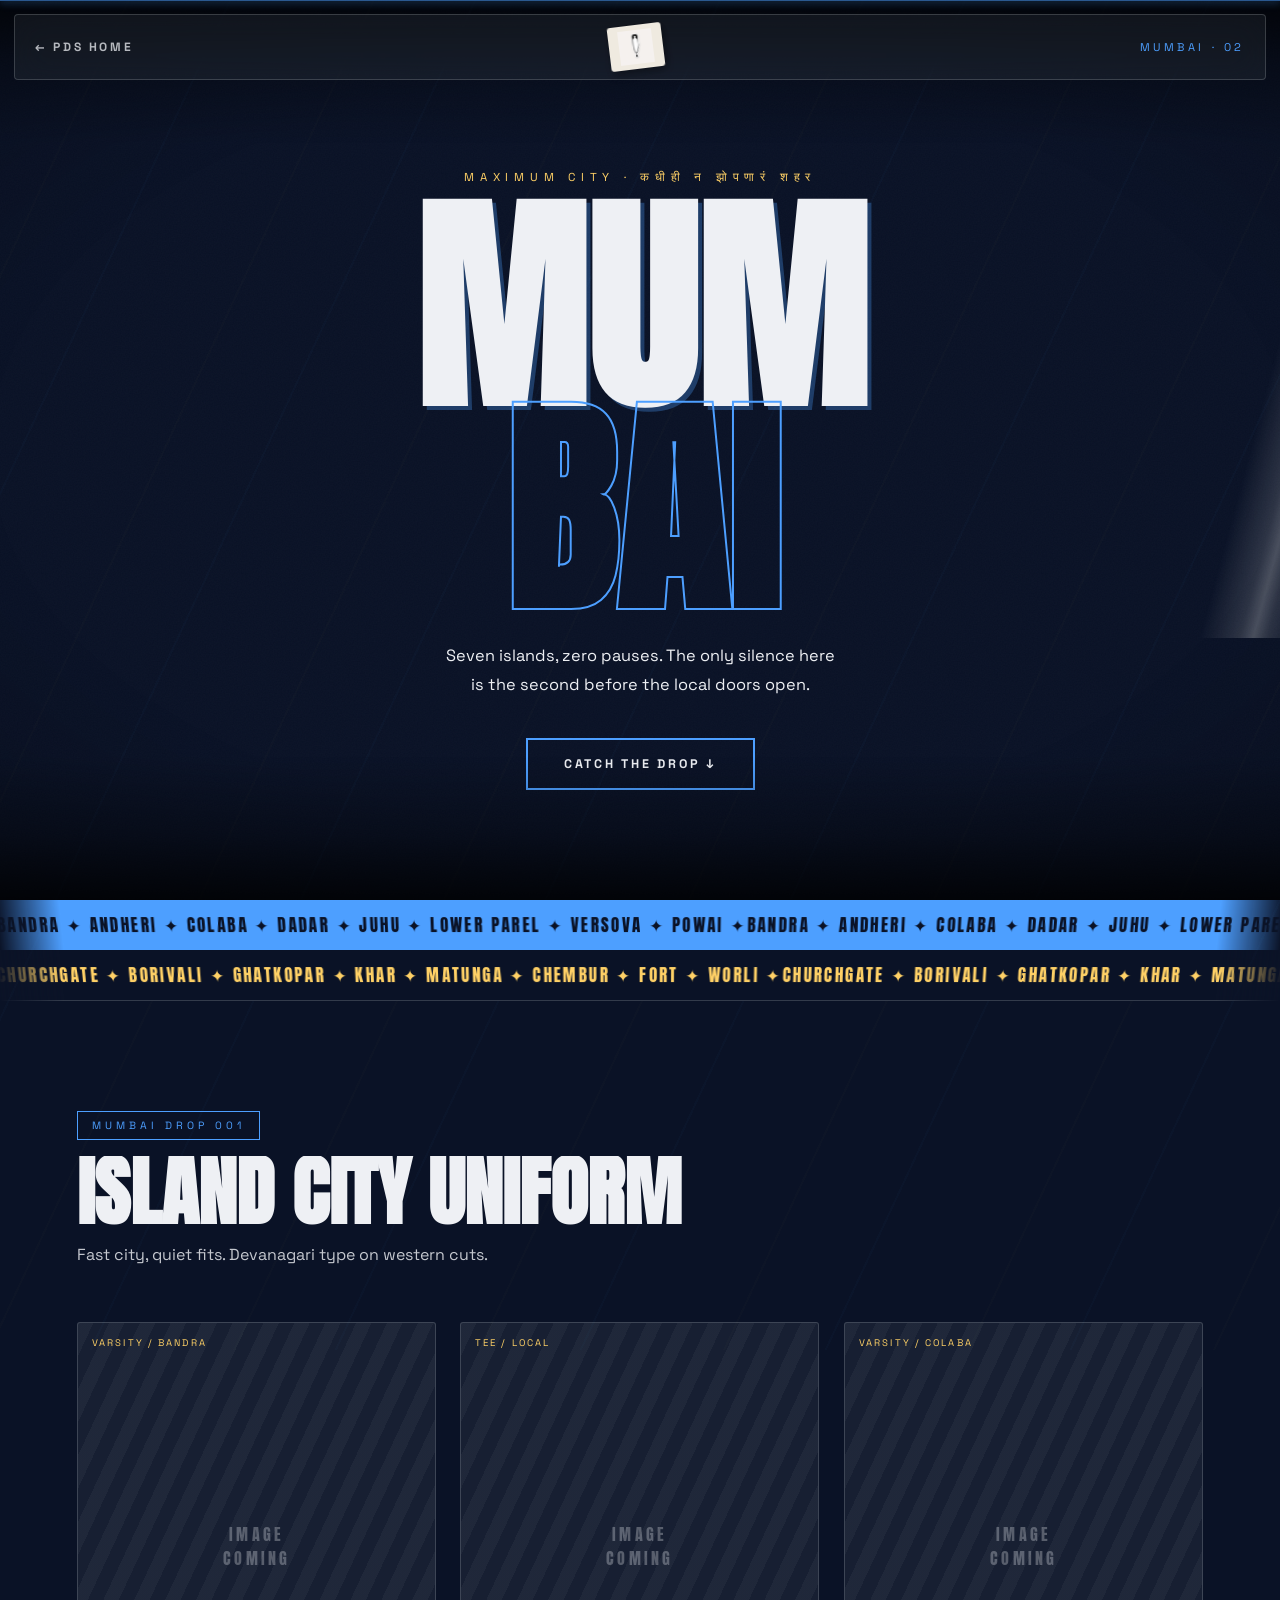
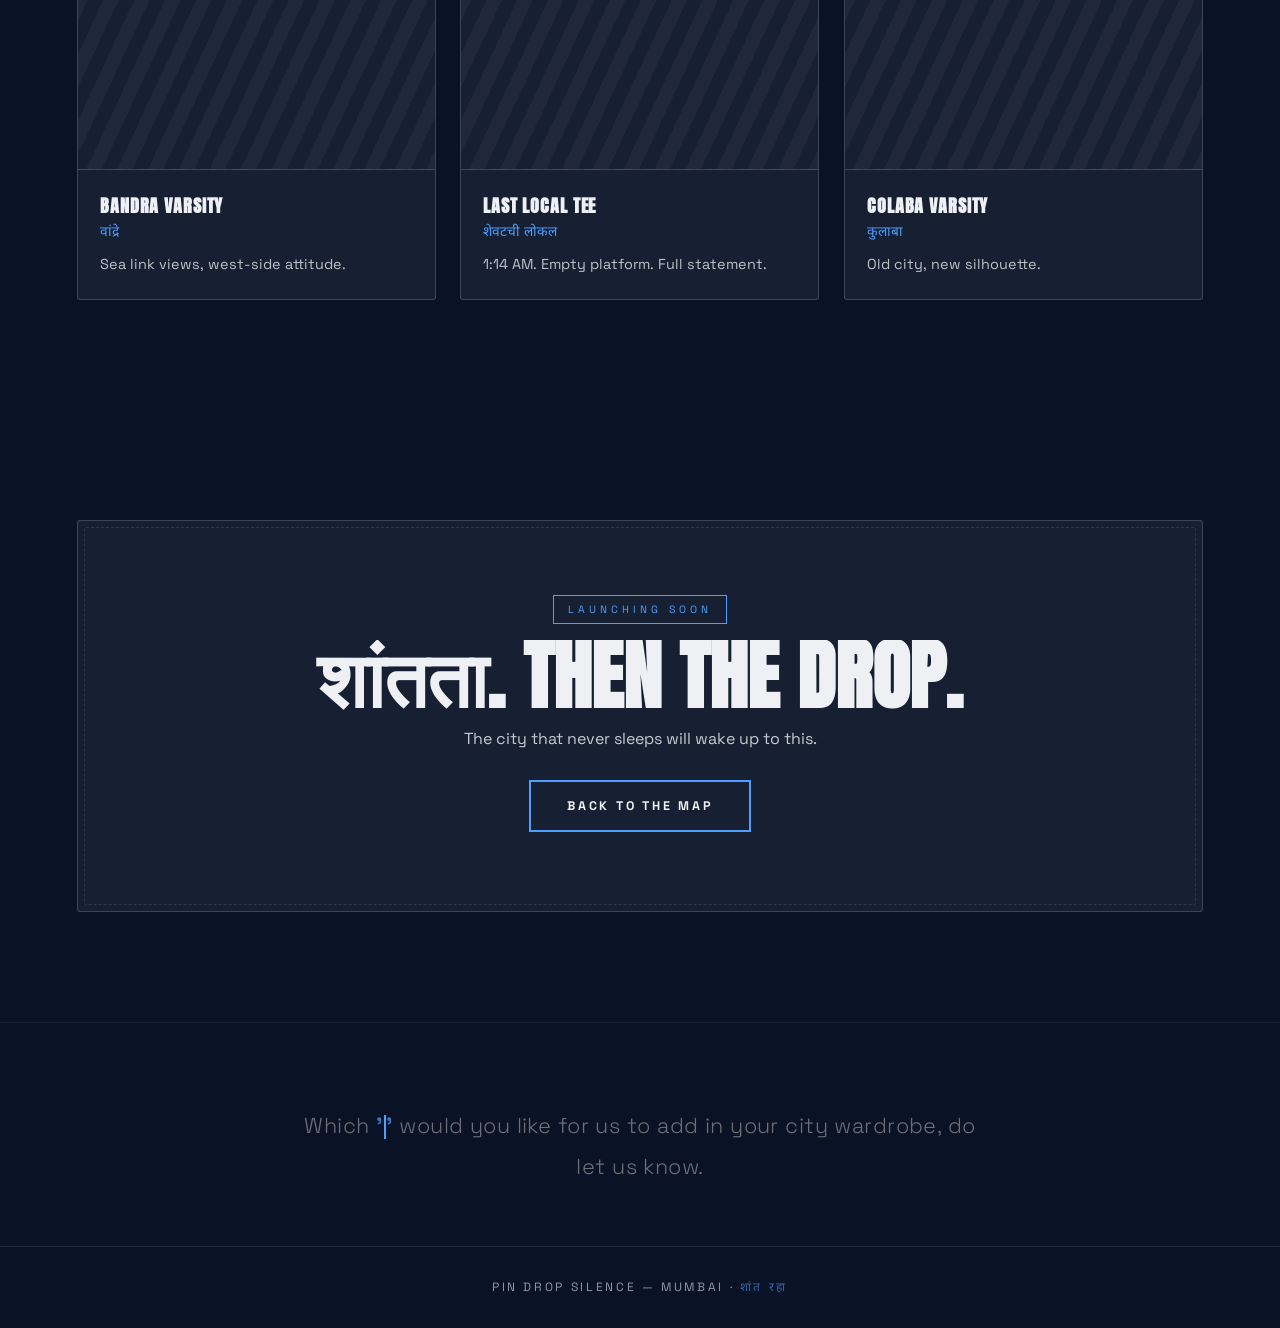
<file: Website code/mumbai.html>
<!DOCTYPE html>
<html lang="en">
<head>
  <meta charset="UTF-8" />
  <meta name="viewport" content="width=device-width, initial-scale=1.0" />
  <title>PDS — MUMBAI · शांतता</title>
  <link rel="preconnect" href="https://fonts.googleapis.com" />
  <link href="https://fonts.googleapis.com/css2?family=Anton&family=Space+Grotesk:wght@400;500;700&family=Noto+Sans+Devanagari:wght@400;700&display=swap" rel="stylesheet" />
  <link rel="stylesheet" href=".//mumbai.css?v=2" />
  <link rel="stylesheet" href=".//city-scroll.css" />
  <link rel="stylesheet" href=".//typewriter.css" />
  <link rel="stylesheet" href=".//effects-3d.css" />
  <link rel="stylesheet" href=".//cursor.css?v=3" />
  <link rel="stylesheet" href=".//cinematic.css?v=3" />
</head>
<body>
  <div class="rails" aria-hidden="true"></div>
  <div class="bg-word" aria-hidden="true">शांतता</div>
  <div class="grain" aria-hidden="true"></div>

  <nav class="nav glass">
    <a href="index.html" class="back">← PDS HOME</a>
    <span class="logo-tile"><img src=".//Logo/ChatGPT Image Jul 21, 2026, 11_10_57 PM.png" alt="Pin Drop Silence sticker" /></span>
    <span class="nav-city">MUMBAI · 02</span>
  </nav>

  <header class="hero" style="transform-style:preserve-3d;perspective:1200px;">
    <p class="eyebrow reveal">MAXIMUM CITY · कधीही न झोपणारं शहर</p>
    <h1 class="hero-title">
      <span class="reveal depth-layer" data-depth="0.8">MUM</span>
      <span class="reveal outline depth-layer" data-depth="1.2">BAI</span>
    </h1>
    <p class="hero-sub reveal">Seven islands, zero pauses. The only silence here<br />is the second before the local doors open.</p>
    <a href="#drop" class="cta reveal">CATCH THE DROP ↓</a>
  </header>

  <!-- twin marquees, opposite directions — like passing locals -->
  <div class="marquee m-up" aria-hidden="true">
    <div class="marquee-track">
      <span>BANDRA ✦ ANDHERI ✦ COLABA ✦ DADAR ✦ JUHU ✦ LOWER PAREL ✦ VERSOVA ✦ POWAI ✦ </span>
      <span>BANDRA ✦ ANDHERI ✦ COLABA ✦ DADAR ✦ JUHU ✦ LOWER PAREL ✦ VERSOVA ✦ POWAI ✦ </span>
    </div>
  </div>
  <div class="marquee m-down" aria-hidden="true">
    <div class="marquee-track rev">
      <span>CHURCHGATE ✦ BORIVALI ✦ GHATKOPAR ✦ KHAR ✦ MATUNGA ✦ CHEMBUR ✦ FORT ✦ WORLI ✦ </span>
      <span>CHURCHGATE ✦ BORIVALI ✦ GHATKOPAR ✦ KHAR ✦ MATUNGA ✦ CHEMBUR ✦ FORT ✦ WORLI ✦ </span>
    </div>
  </div>

  <section class="section" id="drop">
    <div class="section-head reveal">
      <span class="stamp">MUMBAI DROP 001</span>
      <h2>ISLAND CITY UNIFORM</h2>
      <p>Fast city, quiet fits. Devanagari type on western cuts.</p>
    </div>
    <div class="grid">
      <article class="card glass reveal">
        <div class="ph" data-label="VARSITY / BANDRA"><span>IMAGE<br>COMING</span></div>
        <div class="card-body"><h3>BANDRA VARSITY</h3><p class="rg">वांद्रे</p><p>Sea link views, west-side attitude.</p></div>
      </article>
      <article class="card glass reveal">
        <div class="ph" data-label="TEE / LOCAL"><span>IMAGE<br>COMING</span></div>
        <div class="card-body"><h3>LAST LOCAL TEE</h3><p class="rg">शेवटची लोकल</p><p>1:14 AM. Empty platform. Full statement.</p></div>
      </article>
      <article class="card glass reveal">
        <div class="ph" data-label="VARSITY / COLABA"><span>IMAGE<br>COMING</span></div>
        <div class="card-body"><h3>COLABA VARSITY</h3><p class="rg">कुलाबा</p><p>Old city, new silhouette.</p></div>
      </article>
    </div>
  </section>

  <section class="section">
    <div class="wait glass reveal">
      <span class="stamp">LAUNCHING SOON</span>
      <h2>शांतता. THEN THE DROP.</h2>
      <p>The city that never sleeps will wake up to this.</p>
      <a href="index.html#cities" class="cta">BACK TO THE MAP</a>
    </div>
  </section>

  <!-- ── TYPEWRITER PROMPT ── -->
  <section class="typewriter-section">
    <p class="typewriter-text">
      Which <span class="tw-quote">'</span><span class="tw-word-wrap"><span class="tw-word"></span><span class="tw-cursor"></span></span><span class="tw-quote">'</span> would you like for us to add in your city wardrobe, do let us know.
    </p>
  </section>

  <footer class="footer"><p>PIN DROP SILENCE — MUMBAI · <span class="rg">शांत रहा</span></p></footer>
  <script src=".//security.js"></script><script src=".//city-scroll.js"></script>
  <script src=".//city-shared.js"></script>
  <script src=".//mumbai.js"></script>
  <script src=".//typewriter.js"></script>
  <script src=".//effects-3d.js?v=3"></script>
  <script src=".//cursor.js"></script>
  <script src=".//cinematic.js?v=3"></script>
</body>
</html>
</file>
<file: styles.css>
/* Cross-document view transitions, index -> city pages. Needs the same opt-in on
   the destination stylesheet (city-brand.css, pin-form.css) to fire. Browsers
   without support simply hard-cut the way they always did — no fallback needed. */
@view-transition { navigation: auto; }

::view-transition-old(root) { animation: vt-out 200ms cubic-bezier(0.4, 0, 1, 1) both; }
::view-transition-new(root) { animation: vt-in 340ms cubic-bezier(0.22, 1, 0.36, 1) both; }

@keyframes vt-out { to { opacity: 0; } }
@keyframes vt-in { from { opacity: 0; transform: translateY(10px); } }

@font-face {
  font-family: "Trench Slab";
  src: url("assets/fonts/trench-slab/TrenchSlab-Regular.woff2") format("woff2"),
       url("assets/fonts/trench-slab/TrenchSlab-Regular.woff") format("woff");
  font-display: swap;
  font-style: normal;
  font-weight: 400;
}

:root {
  --night: #000f08;
  --night-soft: #071810;
  --cream: #f3e6d0;
  --heritage: #c4ac90;
  --red: #fb3640;
  /* The brand red reads at 5.3:1 on --night but only 2.99:1 on --cream, so on
     light grounds it fails AA for anything that is actually meant to be read.
     --red-ink is the same red pulled down to 4.8:1 on cream. Rule of thumb:
     --red on dark and on display type, --red-ink for red *text* on cream. */
  --red-ink: #c8101e;
  --ink: #06110b;
  --line-dark: rgba(0, 15, 8, 0.22);
  --line-light: rgba(243, 230, 208, 0.23);
  --font: "Trench Slab", "Arial Narrow", Impact, sans-serif;
  --ease: cubic-bezier(0.22, 1, 0.36, 1);
  --page: clamp(20px, 3.4vw, 58px);

  /* ── Small-label scale ──────────────────────────────────────────────────
     Every uppercase, wide-tracked label on the site draws from these two.
     They were plain rem values, which put the section indexes at 10.9px and
     the frame captions at 9px — and tracking that wide costs another notch
     of legibility on top. max() sets a hard px floor while still letting the
     whole scale grow for anyone who has raised their browser's font size.  */
  --label: max(11.5px, 0.68rem);
  --label-sm: max(10.5px, 0.6rem);

  /* Nothing tappable should be smaller than this. iOS asks for 44, Android
     for 48dp; 44 with generous hit padding satisfies both. */
  --tap: 44px;
}

*, *::before, *::after { box-sizing: border-box; }

html {
  scroll-behavior: smooth;
  background: var(--night);
  overscroll-behavior-x: none;
  /* Every tap target gets a deliberate, on-brand :active state below, so the
     browser's default flash box is only ever noise on top of it. */
  -webkit-tap-highlight-color: transparent;
}

body {
  margin: 0;
  background: var(--night);
  color: var(--cream);
  font-family: var(--font);
  font-size: 16px;
  line-height: 1.35;
  overflow-x: clip;
  -webkit-font-smoothing: antialiased;
  text-rendering: optimizeLegibility;
}

/* ── Notch and home indicator ──────────────────────────────────────────────
   A landscape iPhone reserves ~44px on the notch side. The page gutter is
   20px there, so without this the section indexes, the city rows and the
   footer all run under the cutout. Insetting the whole body rather than each
   section keeps the full-bleed blocks aligned with the copy above them, and
   the strip that opens up is filled by the body's own --night, so it reads
   as letterboxing rather than as a gap. Fixed chrome is positioned against
   the viewport, not the body, so the header and rail inset themselves. */
@media (orientation: landscape) {
  body {
    padding-left: env(safe-area-inset-left);
    padding-right: env(safe-area-inset-right);
  }
}

body.menu-open { overflow: hidden; }
body.menu-open .site-header { color: var(--night); }
body.menu-open .brand-logo-cream { display: none; }
body.menu-open .brand-logo-night { display: block; }

img { display: block; width: 100%; }
a { color: inherit; }
button, input { font: inherit; }
button { color: inherit; }

/* Removes the ~300ms tap delay and the double-tap-to-zoom ambiguity on every
   tappable element, and drops them fractionally on press so a tap always
   reads as felt, on any pointer, before whatever it triggers has time to run. */
a, button {
  touch-action: manipulation;
}

a:active,
button:active {
  transition-duration: 0.08s;
}

.scroll-route {
  position: fixed;
  z-index: 40;
  top: 88px;
  right: calc(clamp(8px, 1.1vw, 18px) + env(safe-area-inset-right));
  bottom: calc(22px + env(safe-area-inset-bottom));
  width: clamp(42px, 4.2vw, 68px);
  pointer-events: none;
  opacity: 0;
  transition: opacity 0.6s ease;
  contain: layout paint;
}

.scroll-route.is-ready { opacity: 1; }

.scroll-route-map {
  display: block;
  width: 100%;
  height: 100%;
  overflow: visible;
}

.scroll-route-path {
  fill: none;
  stroke: var(--red);
  stroke-width: 2.4;
  stroke-linecap: round;
  stroke-dasharray: 1 12;
  vector-effect: non-scaling-stroke;
  opacity: 0.66;
}

.scroll-route-pointer {
  position: absolute;
  top: 0;
  left: 0;
  width: 17px;
  height: 22px;
  background: var(--red);
  clip-path: polygon(50% 0, 100% 100%, 50% 78%, 0 100%);
  filter: drop-shadow(0 0 1px var(--cream)) drop-shadow(0 3px 5px rgba(0, 15, 8, 0.35));
  transform-origin: 50% 50%;
  will-change: transform;
}

::selection {
  background: var(--red);
  color: var(--cream);
}

.skip-link {
  position: fixed;
  z-index: 1000;
  left: calc(16px + env(safe-area-inset-left));
  top: calc(12px + env(safe-area-inset-top));
  padding: 10px 14px;
  background: var(--cream);
  color: var(--ink);
  transform: translateY(-150%);
  transition: transform 0.2s;
}

.skip-link:focus { transform: translateY(0); }

.site-header {
  position: fixed;
  inset: 0 0 auto;
  z-index: 100;
  height: 76px;
  padding: 0 calc(var(--page) + env(safe-area-inset-right))
           0 calc(var(--page) + env(safe-area-inset-left));
  display: grid;
  grid-template-columns: 1fr auto;
  align-items: center;
  border-bottom: 1px solid transparent;
  color: var(--cream);
  transition: background 0.3s ease, border-color 0.3s ease, height 0.3s ease;
}

.site-header.is-scrolled {
  height: 64px;
  background: rgba(0, 15, 8, 0.93);
  border-color: var(--line-light);
  backdrop-filter: blur(14px);
}

.brand {
  position: relative;
  z-index: 102;
  width: max-content;
  /* The wordmark is only 38px tall. Flex-centring it inside a --tap-high box
     keeps it exactly where it was — the header centres the row either way —
     while giving the home link a full-size target. */
  min-height: var(--tap);
  display: flex;
  align-items: center;
  text-decoration: none;
  line-height: 0;
}

.brand-logo { width: clamp(116px, 10.5vw, 158px); height: auto; }
.brand-logo-night { display: none; }

.site-nav {
  display: flex;
  align-items: center;
  gap: clamp(20px, 2.6vw, 44px);
}

.site-nav a {
  position: relative;
  text-decoration: none;
  text-transform: uppercase;
  letter-spacing: 0.11em;
  font-size: 0.72rem;
}

.site-nav a:not(.nav-cta)::after {
  content: "";
  position: absolute;
  left: 0;
  right: 100%;
  bottom: -5px;
  height: 1px;
  background: var(--red);
  transition: right 0.35s var(--ease);
}

.site-nav a:hover::after,
.site-nav a:focus-visible::after,
.site-nav a:active::after { right: 0; }

.nav-cta {
  padding: 11px 16px 10px;
  border: 1px solid var(--cream);
  transition: color 0.25s ease, background 0.25s ease;
}

.nav-cta:hover,
.nav-cta:focus-visible,
.nav-cta:active {
  background: var(--cream);
  color: var(--ink);
}

.menu-toggle { display: none; }

/* The wordmark and the hamburger are the first two things a keyboard visitor
   reaches on every page, and neither had a focus treatment — the header's own
   :focus-visible rules only ever covered the nav links. */
.brand:focus-visible,
.menu-toggle:focus-visible {
  outline: 2px solid var(--red);
  outline-offset: 6px;
}

/* Inside the open red panel a red ring would disappear. */
body.menu-open .brand:focus-visible,
body.menu-open .menu-toggle:focus-visible { outline-color: var(--night); }

.hero {
  position: relative;
  min-height: 100svh;
  padding-top: 76px;
  display: grid;
  grid-template-columns: 54% 46%;
  grid-template-rows: minmax(650px, 1fr) auto;
  background: var(--night);
  border-bottom: 1px solid var(--line-light);
}

.hero-copy {
  position: relative;
  z-index: 1;
  padding: clamp(72px, 9vh, 124px) var(--page) 46px;
  display: flex;
  flex-direction: column;
  justify-content: space-between;
  min-width: 0;
}

/* ── Hero background type ────────────────────────────────────────────────
   The typewriter interlude further down asks "which location, in your own
   script" — this is that same idea, ambient, behind the hero. Stroke-only
   and z-index 0 under the real copy (.hero-copy/.hero-image/.hero-ticker
   below are all lifted to z-index 1): wherever a solid foreground glyph and
   a decorative one would overlap, the opaque one simply paints over it, so
   this can never reduce the real copy's contrast — it only ever reads in
   the negative space around the letters. */
.hero-typefield {
  position: absolute;
  inset: 0;
  z-index: 0;
  overflow: hidden;
  pointer-events: none;
  user-select: none;
}

.tf-word {
  position: absolute;
  display: block;
  color: transparent;
  -webkit-text-stroke: 1px rgba(196, 172, 144, 0.1);
  font-weight: 700;
  line-height: 1;
  white-space: nowrap;
}

.tf-word-a {
  top: 8%;
  left: 40%;
  font-family: "Noto Sans Tamil", sans-serif;
  font-size: clamp(6.5rem, 16vw, 16rem);
  animation: tf-drift-a 42s ease-in-out infinite;
}

.tf-word-b {
  top: 48%;
  left: 60%;
  font-family: "Noto Sans Devanagari", sans-serif;
  font-size: clamp(5.5rem, 13vw, 13rem);
  animation: tf-drift-b 51s ease-in-out infinite;
}

.tf-word-c {
  top: 76%;
  left: 6%;
  font-family: "Noto Sans Bengali", sans-serif;
  font-size: clamp(4.5rem, 10vw, 10rem);
  animation: tf-drift-c 37s ease-in-out infinite;
}

/* Three different periods so the words never fall into step with each
   other — the point is that it keeps drifting, not that it repeats cleanly. */
@keyframes tf-drift-a {
  0%, 100% { transform: translate(0, 0) scale(1); }
  50% { transform: translate(-2.5%, 1.6%) scale(1.035); }
}

@keyframes tf-drift-b {
  0%, 100% { transform: translate(0, 0) scale(1); }
  50% { transform: translate(2.2%, -2%) scale(0.968); }
}

@keyframes tf-drift-c {
  0%, 100% { transform: translate(0, 0) scale(1); }
  50% { transform: translate(1.8%, -1.3%) scale(1.04); }
}

/* Below this width hero-copy runs full-bleed with little negative space
   left over, so the field would sit under the text rather than beside it. */
@media (max-width: 720px) {
  .hero-typefield { display: none; }
}

.hero-kicker,
.section-index {
  display: flex;
  align-items: center;
  justify-content: space-between;
  gap: 20px;
  padding-bottom: 12px;
  border-bottom: 1px solid currentColor;
  text-transform: uppercase;
  font-size: var(--label);
  letter-spacing: 0.17em;
}

.hero-kicker { color: var(--heritage); }

.hero-title {
  max-width: 860px;
  margin: auto 0;
  padding: 54px 0 50px;
  font-size: clamp(4.7rem, 9.6vw, 10.8rem);
  font-weight: 400;
  line-height: 0.75;
  letter-spacing: -0.065em;
  text-transform: uppercase;
}

.hero-title span { display: block; white-space: nowrap; }
.hero-title span:nth-child(2) {
  margin-left: 0.02em;
  font-size: 0.78em;
  line-height: 0.96;
  letter-spacing: -0.045em;
}
.hero-title-accent { color: var(--red); }

/* Print wipe: each line is squeegeed in left to right rather than fading up.
   Armed from JS so the headline is plainly legible if the script never runs.
   The vertical insets are negative because line-height 0.75 lets the glyphs
   overflow their own line box — clipping at 0 would shave the caps. */
.hero-title.is-armed span { clip-path: inset(-0.32em 100% -0.32em 0); }

/* Deliberately not var(--ease): that curve is ~96% done by the halfway point,
   which is right for something settling into place but hides the travelling
   edge that makes this read as a wipe rather than a pop. */
.hero-title.is-wiping span { animation: hero-wipe 0.9s cubic-bezier(0.5, 0, 0.2, 1) both; }
.hero-title.is-wiping span:nth-child(2) { animation-delay: 0.13s; }
.hero-title.is-wiping span:nth-child(3) { animation-delay: 0.26s; }

@keyframes hero-wipe {
  from { clip-path: inset(-0.32em 100% -0.32em 0); }
  to { clip-path: inset(-0.32em -0.5em -0.32em 0); }
}

.hero-footer {
  display: grid;
  grid-template-columns: minmax(210px, 330px) auto;
  align-items: end;
  gap: 34px;
}

.hero-footer p {
  margin: 0;
  color: var(--heritage);
  font-size: clamp(1rem, 1.3vw, 1.25rem);
}

.text-link {
  position: relative;
  width: max-content;
  display: inline-flex;
  align-items: center;
  gap: 28px;
  padding: 0 0 8px;
  border-bottom: 1px solid currentColor;
  text-decoration: none;
  text-transform: uppercase;
  letter-spacing: 0.13em;
  font-size: 0.74rem;
  transition: color 0.25s ease, gap 0.35s var(--ease);
}

/* These are the in-copy CTAs — "Find your city", "Put your street on the map"
   — and the rule under them is the whole visual, so the box can only be 25px
   tall. Padding would drag the underline off the baseline it shares with the
   text, and a negative margin to cancel it would pull the link out of the
   grids it sits in. An overlay costs no layout and takes the target to 44. */
.text-link::before {
  content: "";
  position: absolute;
  inset: calc((var(--tap) - 25px) / -2) -10px calc((var(--tap) - 25px) / -2 - 8px);
}

.text-link:hover,
.text-link:focus-visible,
.text-link:active { color: var(--red); gap: 38px; }
/* .dark sits on cream, where the display red drops to 2.99:1. */
.text-link.dark:hover,
.text-link.dark:focus-visible,
.text-link.dark:active { color: var(--red-ink); }

.hero-image {
  position: relative;
  z-index: 1;
  min-height: 650px;
  margin: 0;
  overflow: hidden;
  background: #0e1813;
}

/* Scaled up to leave headroom for the scroll parallax to travel into without
   ever exposing an edge. JS writes the translate straight onto .style.transform,
   which is why there is no hover-zoom here any more — an inline transform would
   win over it regardless, and the parallax is the better-behaved effect on touch. */
.hero-image > img {
  height: 100%;
  object-fit: cover;
  object-position: 52% 50%;
  transform: scale(1.12);
  filter: saturate(0.82) contrast(1.05);
  transition: filter 0.7s ease;
}

@media (hover: hover) and (pointer: fine) {
  .hero-image:hover > img { filter: saturate(1) contrast(1.04); }
}

.hero-image::after,
.campaign-card::after {
  content: "";
  position: absolute;
  inset: 0;
  pointer-events: none;
  background: linear-gradient(180deg, rgba(0, 15, 8, 0.04) 45%, rgba(0, 15, 8, 0.7) 100%);
}

.hero-image figcaption,
.campaign-card figcaption {
  position: absolute;
  z-index: 2;
  inset: auto 22px 20px;
  display: flex;
  justify-content: space-between;
  gap: 20px;
  color: var(--cream);
  font-size: var(--label);
  letter-spacing: 0.13em;
  text-transform: uppercase;
}

.image-stamp {
  position: absolute;
  z-index: 3;
  top: 28px;
  right: 28px;
  width: 112px;
  aspect-ratio: 1;
  padding: 13px;
  display: grid;
  place-items: center;
  background: var(--red);
  color: var(--night);
  transform: rotate(4deg);
  text-align: center;
  text-transform: uppercase;
  font-size: var(--label-sm);
  letter-spacing: 0.16em;
}

.image-stamp strong {
  font-size: 2.5rem;
  font-weight: 400;
  line-height: 0.7;
}

.hero-ticker {
  position: relative;
  z-index: 1;
  grid-column: 1 / -1;
  overflow: hidden;
  border-top: 1px solid var(--line-light);
  background: var(--red);
  color: var(--night);
}

.ticker-track {
  width: max-content;
  min-width: 200%;
  padding: 12px 0 10px;
  display: flex;
  align-items: center;
  gap: 30px;
  animation: ticker 28s linear infinite;
  white-space: nowrap;
  font-size: clamp(1.05rem, 1.6vw, 1.45rem);
}

/* Cream on the ticker's red is 2.99:1 — fine for a hairline ornament, thin for
   a 14px glyph sitting inline with the city names. Night is what the names
   already use and takes it to 5.3:1; the size drop keeps it reading as a
   separator rather than as an eighth city. */
.ticker-track i {
  font-style: normal;
  color: var(--night);
  font-size: 0.72em;
}

@keyframes ticker { to { transform: translateX(-50%); } }

/* ── Faux 3D: the hero as a shallow diorama ────────────────────────────────
   JS writes the pointer position into --px / --py as -1..1, and everything
   here reads off those two numbers. Nothing tracks the pointer in script, so
   the whole effect costs two custom properties per frame.

   Depth is sold three ways at once: the photo is a card that turns on a real
   perspective, the flat layers slide by different amounts so they part like
   planes, and a highlight rides across the glass. Angles stay under 4° — past
   that the off-axis projection starts to shear the photo. */
@media (hover: hover) and (pointer: fine) {
  .hero {
    perspective: 1400px;
    perspective-origin: 50% 42%;
  }

  /* Opt in to .reveal.in's variable so the tilt survives the reveal, and take
     the transition back off the inherited 0.7s — at that length the card is
     still coasting to a stop long after the pointer has moved on. */
  .hero-image {
    --reveal-rest:
      rotateY(calc(var(--px, 0) * 3.4deg))
      rotateX(calc(var(--py, 0) * -2.6deg));
    transition: opacity 0.7s var(--ease), transform 0.38s var(--ease);
    will-change: transform;
  }

  /* Specular pass. Sits over the photo but under the caption and the stamp,
     so the type it has to stay legible behind never picks up the sheen. */
  .hero-image::before {
    content: "";
    position: absolute;
    inset: 0;
    z-index: 1;
    pointer-events: none;
    background: radial-gradient(
      58% 58% at calc(50% + var(--px, 0) * 42%) calc(50% + var(--py, 0) * 42%),
      rgba(243, 230, 208, 0.15),
      rgba(243, 230, 208, 0.04) 45%,
      transparent 72%);
    transition: background 0.38s var(--ease);
  }

  /* The stamp is inside an overflow:hidden parent, so it cannot actually leave
     the card in Z. It counter-slides instead: moving against the tilt reads as
     something standing off the surface rather than printed onto it. */
  .image-stamp {
    transform:
      translate3d(calc(var(--px, 0) * -13px), calc(var(--py, 0) * -9px), 0)
      rotate(4deg);
    transition: transform 0.38s var(--ease);
  }

  /* The headline is clipped by the print wipe, which forces the lines flat —
     no Z available here. Staggered offsets stand in for it: the last line
     travels furthest, so it reads as the nearest plane. */
  .hero-title span {
    transform: translate3d(
      calc(var(--px, 0) * var(--layer, 0) * -1px),
      calc(var(--py, 0) * var(--layer, 0) * -0.55px),
      0);
    transition: transform 0.45s var(--ease);
  }

  .hero-title span:nth-child(1) { --layer: 6; }
  .hero-title span:nth-child(2) { --layer: 11; }
  .hero-title span:nth-child(3) { --layer: 17; }

  .hero-kicker,
  .hero-footer {
    --reveal-rest: translate3d(calc(var(--px, 0) * 4px), 0, 0);
    transition: opacity 0.7s var(--ease), transform 0.5s var(--ease);
  }
}

.manifesto {
  position: relative;
  padding: 88px var(--page) clamp(100px, 12vw, 180px);
  background: var(--cream);
  color: var(--ink);
}

.section-index { color: currentColor; opacity: 0.77; }
.section-index.light { color: var(--heritage); }

.manifesto-grid {
  padding: clamp(72px, 9vw, 140px) 0 clamp(80px, 10vw, 160px);
  display: grid;
  grid-template-columns: minmax(0, 1.5fr) minmax(320px, 0.72fr);
  align-items: start;
  gap: clamp(50px, 9vw, 160px);
}

.manifesto-title,
.campaign-heading h2,
.cities-heading h2,
.pin-copy h2 {
  margin: 0;
  font-weight: 400;
  text-transform: uppercase;
  letter-spacing: -0.055em;
  line-height: 0.8;
}

.manifesto-title { font-size: clamp(4.7rem, 9vw, 10rem); }

.manifesto-copy {
  padding-top: 8px;
  font-size: clamp(1.05rem, 1.35vw, 1.3rem);
}

.manifesto-copy p {
  margin: 0 0 1.25em;
  max-width: 540px;
}

/* Red on cream, and at the small end of its clamp it is well under the 24px
   that would let it count as large text — so this is the darker red. */
.manifesto-copy .lead {
  margin-bottom: 1.7em;
  color: var(--red-ink);
  font-size: clamp(1.35rem, 2vw, 2rem);
  line-height: 1.15;
}

.manifesto-copy .text-link { margin-top: 34px; }

.identity-wordmark {
  position: relative;
  min-height: clamp(250px, 36vw, 540px);
  padding: clamp(42px, 6vw, 92px) 0;
  display: grid;
  place-items: center;
  overflow: hidden;
  border-top: 1px solid var(--line-dark);
  border-bottom: 1px solid var(--line-dark);
}

.wordmark-type {
  position: relative;
  width: min(100%, 1500px);
  line-height: 0;
}

.identity-wordmark img {
  width: 100%;
  height: auto;
  object-fit: contain;
}

/* Typed wordmark. The stops below are the real gaps between the seven glyphs
   in the artwork (890px wide), so each jump lands on a letter, not a fraction
   of the width. Armed by JS so the mark still shows if the script never runs. */
.wordmark-caret {
  position: absolute;
  top: 50%;
  left: 2.07%;
  width: 1.7%;
  height: 62%;
  background: var(--red);
  transform: translate(-50%, -50%);
  opacity: 0;
}

.identity-wordmark.is-armed img { clip-path: inset(0 97.08% 0 0); }
.identity-wordmark.is-armed .wordmark-caret { opacity: 1; }

.identity-wordmark.is-typing img {
  animation: wordmark-type 1.2s steps(1, end) 0.25s forwards;
}

.identity-wordmark.is-typing .wordmark-caret {
  animation:
    wordmark-caret 1.2s steps(1, end) 0.25s forwards,
    tw-blink 0.9s steps(1, end) 1.45s infinite;
}

@keyframes wordmark-type {
  0%     { clip-path: inset(0 97.08% 0 0); }
  12.5%  { clip-path: inset(0 76.12% 0 0); }
  25%    { clip-path: inset(0 64.44% 0 0); }
  37.5%  { clip-path: inset(0 52.08% 0 0); }
  50%    { clip-path: inset(0 39.49% 0 0); }
  62.5%  { clip-path: inset(0 27.42% 0 0); }
  75%    { clip-path: inset(0 15.06% 0 0); }
  87.5%  { clip-path: inset(0 0 0 0); }
  100%   { clip-path: inset(0 0 0 0); }
}

@keyframes wordmark-caret {
  0%     { left: 2.07%; }
  12.5%  { left: 23.88%; }
  25%    { left: 35.56%; }
  37.5%  { left: 47.92%; }
  50%    { left: 60.51%; }
  62.5%  { left: 72.58%; }
  75%    { left: 84.94%; }
  87.5%  { left: 97.75%; }
  100%   { left: 97.75%; }
}

.campaign {
  padding: 88px var(--page) clamp(110px, 13vw, 200px);
  background: var(--night);
  color: var(--cream);
}

.campaign-heading,
.cities-heading {
  padding: clamp(70px, 9vw, 140px) 0 76px;
  display: grid;
  grid-template-columns: 1.35fr minmax(280px, 0.65fr);
  align-items: end;
  gap: 50px;
}

.campaign-heading h2,
.cities-heading h2 { font-size: clamp(5rem, 9.5vw, 10.5rem); }

.campaign-heading p,
.cities-heading p {
  max-width: 420px;
  margin: 0 0 4px;
  color: var(--heritage);
  font-size: clamp(1.05rem, 1.35vw, 1.28rem);
}

.campaign-grid {
  display: grid;
  grid-template-columns: 0.86fr 1.14fr;
  grid-template-rows: minmax(430px, 49vw) minmax(400px, 43vw);
  gap: clamp(16px, 2vw, 30px);
}

.campaign-card {
  position: relative;
  min-height: 430px;
  margin: 0;
  overflow: hidden;
  background: var(--night-soft);
}

.campaign-card-tall { grid-row: 1 / 3; }
.campaign-card-wide { grid-column: 2; }

.campaign-card img {
  height: 100%;
  object-fit: cover;
  filter: saturate(0.83);
  transition: transform 1s var(--ease), filter 0.55s ease;
}

@media (hover: hover) and (pointer: fine) {
  .campaign-card:hover img {
    transform: scale(1.035);
    filter: saturate(1);
  }
}

.campaign-card-wide img { object-position: center 36%; }

/* ── The wall / the craft ──────────────────────────────────────────────────
   Three columns of campaign frames that drift past each other on scroll.
   Each frame wipes in with the same clip-path move as the hero headline, so
   the reveal language stays consistent across the page. The ident film sits
   pinned behind the whole section, so the frames scroll across it. */
.wall {
  position: relative;
  isolation: isolate;
  background: var(--night);
  color: var(--cream);
  /* clip, not hidden: overflow:hidden would make this a scroll container and
     the sticky film below would stop tracking the viewport. */
  overflow: clip;
}

/* Height of its own, then a matching negative margin so the content that
   follows is pulled back over it — the film holds still, the wall moves. */
.wall-stage {
  position: sticky;
  top: 0;
  height: 100svh;
  margin-bottom: -100svh;
  z-index: 0;
  overflow: hidden;
  pointer-events: none;
}

/* The frames have to stay legible over moving footage, so the film is held
   well back and pressed down hardest where the section meets its neighbours. */
.wall-veil {
  position: absolute;
  inset: 0;
  background:
    linear-gradient(180deg,
      var(--night) 0%,
      rgba(0, 15, 8, 0.72) 18%,
      rgba(0, 15, 8, 0.72) 82%,
      var(--night) 100%);
}

.wall-body {
  position: relative;
  z-index: 1;
  padding: 88px var(--page) clamp(110px, 13vw, 190px);
}

.wall-heading {
  padding: clamp(70px, 9vw, 140px) 0 76px;
  display: grid;
  grid-template-columns: 1.35fr minmax(280px, 0.65fr);
  align-items: end;
  gap: clamp(34px, 5vw, 70px);
}

.wall-heading h2 {
  margin: 0;
  font-size: clamp(3.4rem, 6.4vw, 7.4rem);
  font-weight: 400;
  line-height: 0.82;
  letter-spacing: -0.055em;
  text-transform: uppercase;
}

.wall-heading p {
  margin: 0;
  max-width: 420px;
  color: var(--heritage);
  font-size: clamp(1rem, 1.25vw, 1.2rem);
}

.wall-grid {
  display: grid;
  grid-template-columns: repeat(3, 1fr);
  align-items: start;
  gap: clamp(14px, 1.8vw, 28px);
}

.wall-col {
  display: flex;
  flex-direction: column;
  gap: clamp(14px, 1.8vw, 28px);
  /* JS writes the drift into this variable rather than onto transform itself,
     so the column keeps its own transform declaration in one place. */
  transform: translate3d(0, var(--wall-shift, 0px), 0);
}

/* Offset starts so the three columns never line up in a row. */
.wall-col:nth-child(2) { margin-top: clamp(30px, 5vw, 90px); }
.wall-col:nth-child(3) { margin-top: clamp(12px, 2vw, 36px); }

.wall-frame {
  position: relative;
  margin: 0;
  overflow: hidden;
  background: var(--night-soft);
}

.wall-frame img {
  width: 100%;
  height: auto;
  filter: saturate(0.86) contrast(1.04);
  transition: filter 0.6s ease, transform 1s var(--ease);
}

.wall-frame figcaption {
  position: absolute;
  inset: auto 0 0;
  display: flex;
  justify-content: space-between;
  gap: 12px;
  padding: 28px 14px 12px;
  background: linear-gradient(180deg, rgba(0, 15, 8, 0) 0%, rgba(0, 15, 8, 0.82) 100%);
  color: var(--cream);
  text-transform: uppercase;
  letter-spacing: 0.12em;
  font-size: var(--label-sm);
}

.wall-frame figcaption i { font-style: normal; color: var(--heritage); }

@media (hover: hover) and (pointer: fine) {
  .wall-frame:hover img { filter: saturate(1) contrast(1.02); transform: scale(1.03); }
}

/* Armed from JS so every frame stays visible if the script never runs.
   The clip lands on the image, never on .wall-frame itself: the frame is what
   the IntersectionObserver watches, and an element clipped to zero height
   reports an intersection ratio of zero forever — it would never reveal. */
.wall-frame.is-armed img { clip-path: inset(0 0 100% 0); }
.wall-frame.is-armed figcaption { opacity: 0; }

.wall-frame.is-revealed img { animation: wall-wipe 0.85s cubic-bezier(0.5, 0, 0.2, 1) both; }
.wall-frame.is-revealed figcaption { opacity: 1; transition: opacity 0.5s ease 0.4s; }

@keyframes wall-wipe {
  from { clip-path: inset(0 0 100% 0); }
  to { clip-path: inset(0 0 0 0); }
}

.typewriter-section {
  position: relative;
  min-height: min(840px, 84svh);
  padding: 88px var(--page) clamp(88px, 10vw, 150px);
  display: flex;
  flex-direction: column;
  overflow: hidden;
  border-top: 1px solid var(--line-light);
  border-bottom: 1px solid var(--line-light);
  background: var(--night);
  color: var(--cream);
}

.route-question-inner {
  flex: 1;
  padding-top: clamp(72px, 10vh, 130px);
  display: flex;
  flex-direction: column;
  justify-content: space-between;
  gap: clamp(60px, 9vh, 110px);
}

.typewriter-text {
  max-width: 1450px;
  margin: 0;
  font-size: clamp(4.1rem, 9.2vw, 10.5rem);
  font-weight: 400;
  line-height: 0.78;
  letter-spacing: -0.06em;
  text-transform: uppercase;
}

.tw-line { display: block; }

.tw-language-line {
  display: flex;
  align-items: center;
  min-height: 0.92em;
  white-space: nowrap;
}

.tw-word-wrap {
  display: inline-flex;
  min-width: 0;
  height: 0.78em;
  align-items: center;
  color: var(--red);
  line-height: 1;
}

.tw-word {
  display: inline-block;
  color: var(--red);
  font-size: 0.7em;
  line-height: 1;
  letter-spacing: -0.02em;
}

.tw-word:lang(ta) { font-family: "Noto Sans Tamil", sans-serif; }
.tw-word:lang(hi) { font-family: "Noto Sans Devanagari", sans-serif; }
.tw-word:lang(kn) { font-family: "Noto Sans Kannada", sans-serif; }
.tw-word:lang(bn) { font-family: "Noto Sans Bengali", sans-serif; }
.tw-word:lang(te) { font-family: "Noto Sans Telugu", sans-serif; }

.tw-quote {
  display: inline-block;
  color: var(--red);
  font-size: 0.72em;
  line-height: 1;
  opacity: 0.72;
}

.tw-cursor {
  width: 0.055em;
  height: 0.55em;
  margin-left: 0.055em;
  display: inline-block;
  align-self: center;
  background: var(--red);
  animation: tw-blink 0.9s steps(1, end) infinite;
}

@keyframes tw-blink {
  0%, 48% { opacity: 1; }
  49%, 100% { opacity: 0; }
}

.typewriter-action {
  display: grid;
  grid-template-columns: minmax(220px, 440px) auto;
  align-items: end;
  gap: 48px;
}

.typewriter-action p {
  margin: 0;
  color: var(--heritage);
  font-size: clamp(1.05rem, 1.4vw, 1.3rem);
}

.typewriter-link {
  justify-self: end;
  min-width: min(100%, 260px);
  padding: 18px 22px 16px;
  display: inline-flex;
  justify-content: space-between;
  gap: 36px;
  border: 1px solid var(--cream);
  color: var(--cream);
  text-decoration: none;
  text-transform: uppercase;
  letter-spacing: 0.13em;
  font-size: 0.72rem;
  transition: background 0.3s var(--ease), color 0.3s var(--ease), border-color 0.3s var(--ease);
}

.typewriter-link:hover,
.typewriter-link:focus-visible,
.typewriter-link:active {
  border-color: var(--red);
  background: var(--red);
  color: var(--night);
}

.city-index {
  padding: 88px var(--page) clamp(110px, 13vw, 190px);
  background: var(--cream);
  color: var(--ink);
}

.cities-heading { padding-bottom: 100px; }
.cities-heading p { color: rgba(0, 15, 8, 0.68); }

.cities-layout {
  display: grid;
  grid-template-columns: minmax(320px, 0.8fr) minmax(550px, 1.2fr);
  align-items: start;
  gap: clamp(42px, 6vw, 110px);
}

.city-preview {
  position: sticky;
  top: 90px;
  height: calc(100svh - 130px);
  min-height: 560px;
  max-height: 820px;
  overflow: hidden;
  background: var(--night);
}

/* ── The map ─────────────────────────────────────────────────────────────
   .city-index runs cream, like the rest of this section - .city-preview is
   the one dark surface inside it (background: var(--night), above), which
   is exactly why the map lives here rather than as a separate full-bleed
   layer that would otherwise have to fight a light background it was never
   drawn for.

   The zoom is a single CSS transform, not a JS animation loop: script.js's
   activateCity() sets --ox/--oy (where the hovered city's own pin sits,
   as a percentage of the map) and toggles [data-active] on .city-map, and
   this transition does the rest - the same "JS only sets variables and
   toggles classes, CSS performs the motion" split the whole site already
   uses. transform-origin is what makes a plain scale() read as "zooming
   toward that city" instead of just "the map got bigger". */
.city-map {
  position: absolute;
  inset: 0;
  overflow: hidden;
}

.city-map-svg {
  display: block;
  width: 100%;
  height: 100%;
  /* translate() then scale() - composed so the point script.js solves for
     lands under the translate BEFORE the scale is applied (transform
     functions apply right-to-left), which is what keeps that point fixed
     under the zoom. transform-origin is pinned to 0 0 so scale() itself
     never shifts the anchor out from under that math. Both numbers live in
     one property now (previously scale() and a separate transform-origin
     swap), so a fast re-hover interpolates a single continuous pan+zoom
     instead of the scale finishing an old transition while the origin
     jumps to the new city with no transition at all - that jump was the
     "glitchy" snap on quick hovers. */
  transform: translate(var(--tx, 0px), var(--ty, 0px)) scale(var(--map-zoom, 1));
  transform-origin: 0 0;
  transition: transform 0.55s cubic-bezier(0.16, 1, 0.3, 1);
  will-change: transform;
}

.city-map[data-active]:not([data-active=""]) .city-map-svg { --map-zoom: 2.85; }

.city-map-land {
  fill: var(--heritage);
  fill-opacity: 0.85;
  stroke: var(--night);
  stroke-width: 1.6;
  /* Without this the stroke thickens as the map scales up on zoom, so a
     hairline at rest turns into a heavy outline at 2.85x. */
  vector-effect: non-scaling-stroke;
}

.city-map-pin circle:first-child {
  fill: var(--red);
  opacity: 0.5;
  transition: opacity 0.4s ease, r 0.4s var(--ease);
  vector-effect: non-scaling-stroke;
}

.city-map-pin-ring {
  fill: none;
  stroke: var(--red);
  stroke-width: 2.5;
  opacity: 0;
  vector-effect: non-scaling-stroke;
  transition: opacity 0.4s ease;
}

/* Set by activateCity(), not a CSS attribute match on data-pin: PS 5.1 rules
   aside, "highlight whichever pin's data-pin equals the ancestor's
   data-active" is not something attribute selectors can express between
   siblings, so JS just says which one directly. */
.city-map-pin.is-active circle:first-child { opacity: 1; r: 14; }
.city-map-pin.is-active .city-map-pin-ring { opacity: 0.85; }

/* ── The photo ───────────────────────────────────────────────────────────
   A pinned inset over the map rather than the full-bleed cover it used to
   be: this section is nothing but coordinates already (city codes, lat/long
   captions everywhere), so "here is the map, and here is a photograph from
   that exact point on it" is the same idea the rest of the page is already
   making, not a new one. */
.city-preview-photo {
  position: absolute;
  z-index: 1;
  right: clamp(18px, 3vw, 32px);
  bottom: clamp(18px, 3vw, 32px);
  width: clamp(148px, 26%, 240px);
  aspect-ratio: 4 / 5;
  overflow: hidden;
  border: 2px solid var(--cream);
  box-shadow: 0 18px 40px rgba(0, 0, 0, 0.45);
  transform: rotate(-2deg);
}

.city-preview img {
  height: 100%;
  object-fit: cover;
  transition: opacity 0.2s ease, transform 0.5s var(--ease);
}

.city-preview.is-switching img {
  opacity: 0.25;
  transform: scale(1.025);
}

.city-preview::after {
  content: "";
  position: absolute;
  inset: 0;
  background: linear-gradient(180deg, transparent 48%, rgba(0, 15, 8, 0.78));
}

.city-preview-overlay {
  position: absolute;
  z-index: 2;
  inset: auto 24px 22px;
  display: flex;
  justify-content: space-between;
  align-items: end;
  gap: 20px;
  color: var(--cream);
}

.city-preview-overlay span {
  font-size: var(--label);
  letter-spacing: 0.18em;
}

.city-preview-overlay strong {
  font-size: clamp(2rem, 3vw, 3.3rem);
  font-weight: 400;
  letter-spacing: -0.04em;
}

.city-list { border-top: 1px solid var(--line-dark); }

.city-row {
  position: relative;
  isolation: isolate;
  display: grid;
  grid-template-columns: 42px minmax(95px, 0.4fr) minmax(150px, 1fr) auto 24px;
  align-items: center;
  gap: 18px;
  min-height: 98px;
  padding: 16px 4px;
  border-bottom: 1px solid var(--line-dark);
  text-decoration: none;
  transition: color 0.2s ease, padding 0.25s var(--ease), background 0.2s ease;
}

.city-row::before {
  content: "";
  position: absolute;
  inset: 0 100% 0 0;
  z-index: 0;
  background: var(--night);
  transition: right 0.3s var(--ease);
}

.city-row > * {
  position: relative;
  z-index: 1;
}

.city-row:hover,
.city-row:focus-visible,
.city-row:active,
.city-row.is-active {
  color: var(--cream);
  padding-inline: 18px;
}

.city-row:hover::before,
.city-row:focus-visible::before,
.city-row:active::before,
.city-row.is-active::before { right: 0; }

/* Floored in px, not rem: at 0.64rem these land near 10px, and "Shop live" is
   the one label on this page that tells a visitor what they can actually buy.
   It does not get to be the least readable thing in the section. */
.city-number,
.city-status {
  text-transform: uppercase;
  font-size: clamp(11px, 0.64rem, 0.64rem);
  letter-spacing: 0.13em;
}

.city-native { font-size: clamp(1.05rem, 1.6vw, 1.42rem); }
.city-native.tamil { font-family: "Noto Sans Tamil", sans-serif; }
.city-native.devanagari { font-family: "Noto Sans Devanagari", sans-serif; }
.city-native.kannada { font-family: "Noto Sans Kannada", sans-serif; }
.city-native.bengali { font-family: "Noto Sans Bengali", sans-serif; }
.city-native.telugu { font-family: "Noto Sans Telugu", sans-serif; }

.city-row strong {
  font-size: clamp(1.8rem, 3vw, 3.15rem);
  font-weight: 400;
  letter-spacing: -0.045em;
  text-transform: uppercase;
}

.city-status { opacity: 0.7; text-align: right; }
/* Idle the row sits on cream, so the darker red; the fill below swaps it back. */
.city-status.live { color: var(--red-ink); opacity: 1; }
.city-row:hover .city-status.live,
.city-row:focus-visible .city-status.live,
.city-row:active .city-status.live,
.city-row.is-active .city-status.live { color: var(--red); }

.city-arrow {
  font-size: 1.25rem;
  transition: transform 0.35s var(--ease);
}

.city-row:hover .city-arrow,
.city-row:focus-visible .city-arrow,
.city-row:active .city-arrow { transform: translate(3px, -3px); }
.city-row-yours::before { background: var(--red); }
.city-row-yours:hover,
.city-row-yours:focus-visible,
.city-row-yours:active { color: var(--night); }

.pin-cta {
  min-height: 720px;
  padding: clamp(80px, 9vw, 140px) var(--page);
  display: grid;
  grid-template-columns: 1.25fr 0.75fr;
  align-items: center;
  overflow: hidden;
  background: var(--red);
  color: var(--night);
}

.eyebrow {
  display: block;
  margin-bottom: 34px;
  text-transform: uppercase;
  letter-spacing: 0.18em;
  font-size: var(--label);
}

.pin-copy { position: relative; z-index: 2; min-width: 0; }
.pin-copy h2 { font-size: clamp(4.6rem, 8.7vw, 10rem); }
.pin-copy h2 span { font-family: "Noto Sans Devanagari", sans-serif; }

.pin-copy p {
  max-width: 520px;
  margin: 38px 0 46px;
  font-size: clamp(1.05rem, 1.4vw, 1.3rem);
}

.button {
  display: inline-flex;
  align-items: center;
  justify-content: space-between;
  min-width: 190px;
  gap: 30px;
  padding: 16px 19px 14px;
  border: 1px solid currentColor;
  text-decoration: none;
  text-transform: uppercase;
  letter-spacing: 0.13em;
  font-size: 0.7rem;
  transition: background 0.25s ease, color 0.25s ease;
}

.button-light:hover,
.button-light:focus-visible,
.button-light:active {
  background: var(--night);
  color: var(--cream);
}

.pin-mark {
  position: relative;
  display: grid;
  place-items: center;
  justify-self: end;
  width: min(34vw, 500px);
  aspect-ratio: 0.62;
  border: 2px solid var(--night);
  transform: rotate(4deg);
}

.pin-mark::before,
.pin-mark::after {
  content: "";
  position: absolute;
  background: var(--night);
}

.pin-mark::before { width: 2px; height: 120%; transform: rotate(35deg); }
.pin-mark::after { height: 2px; width: 120%; transform: rotate(-18deg); }

.pin-mark span {
  position: relative;
  z-index: 1;
  font-family: "Noto Sans Devanagari", sans-serif;
  font-size: clamp(9rem, 20vw, 22rem);
  font-weight: 700;
  line-height: 1;
}

.pin-mark i {
  position: absolute;
  z-index: 2;
  bottom: 20%;
  right: 10%;
  color: var(--cream);
  font-size: clamp(3rem, 7vw, 7rem);
  font-style: normal;
}

/* The ident film, now the ground the wall scrolls over (see .wall-stage). */
.reel-bg {
  display: block;
  width: 100%;
  height: 100%;
  object-fit: cover;
  object-position: 50% 50%;
}

.site-footer {
  padding: 40px var(--page) 34px;
  background: var(--cream);
  color: var(--ink);
  overflow: hidden;
}

.footer-logo {
  position: relative;
  display: block;
  border-bottom: 1px solid var(--line-dark);
}

.footer-logo img { width: 100%; height: auto; padding: clamp(18px, 2vw, 34px) 0; }

.footer-meta {
  padding-top: 26px;
  display: grid;
  grid-template-columns: 1fr auto auto;
  align-items: end;
  gap: 70px;
  text-transform: uppercase;
  font-size: var(--label);
  letter-spacing: 0.12em;
}

.footer-meta > div { display: grid; gap: 6px; }
.footer-meta a {
  width: max-content;
  /* Text is ~14px tall; the padding takes the real tap target to the 44px
     minimum without shifting the visible layout (negative margin cancels it).
     10px each side only reached 34px, so it is computed off --tap now. */
  padding: calc((var(--tap) - 14px) / 2) 0;
  margin: calc((var(--tap) - 14px) / -2) 0;
  text-decoration: none;
}
/* Cream ground: the darker red. */
.footer-meta a:hover,
.footer-meta a:focus-visible,
.footer-meta a:active { color: var(--red-ink); }
.footer-meta p { margin: 0; }

.reveal {
  opacity: 0;
  transform: translateY(16px);
  transition: opacity 0.7s var(--ease), transform 0.7s var(--ease);
}

/* Settled state. The transform is a variable so an element that has its own
   resting transform (the hero card's tilt) can keep it once revealed —
   everything else resolves to none and behaves exactly as before. */
.reveal.in {
  opacity: 1;
  transform: var(--reveal-rest, none);
}

@media (max-width: 1100px) {
  .hero { grid-template-columns: 52% 48%; }
  .hero-title { font-size: clamp(4.5rem, 8.75vw, 7.7rem); }
  .manifesto-grid,
  .campaign-heading,
  .cities-heading { grid-template-columns: 1fr 0.72fr; gap: 50px; }
  .cities-layout { grid-template-columns: 0.75fr 1.25fr; gap: 46px; }
  .city-row { grid-template-columns: 34px minmax(74px, 0.3fr) 1fr auto 20px; gap: 10px; }
  .city-row strong { font-size: clamp(1.55rem, 2.65vw, 2.4rem); }
}

@media (max-width: 820px) {
  .scroll-route {
    top: 78px;
    right: 4px;
    bottom: 14px;
    width: 38px;
    opacity: 0;
  }
  .scroll-route.is-ready { opacity: 0.78; }
  .scroll-route-path { stroke-width: 1.8; stroke-dasharray: 1 10; }
  .scroll-route-pointer { width: 13px; height: 17px; }
  .site-header { height: 68px; }
  .menu-toggle {
    position: relative;
    z-index: 102;
    display: inline-flex;
    align-items: center;
    gap: 10px;
    justify-self: end;
    min-height: 44px;
    padding: 10px 0;
    border: 0;
    background: transparent;
    text-transform: uppercase;
    letter-spacing: 0.12em;
    font-size: var(--label);
  }
  .menu-icon,
  .menu-icon::before {
    display: block;
    width: 18px;
    height: 1px;
    background: currentColor;
    transition: transform 0.3s ease;
  }
  .menu-icon::before { content: ""; transform: translateY(-5px); }
  .menu-toggle[aria-expanded="true"] .menu-icon { transform: rotate(45deg); }
  .menu-toggle[aria-expanded="true"] .menu-icon::before { transform: rotate(-90deg); }
  .site-nav {
    position: fixed;
    inset: 0;
    padding: calc(110px + env(safe-area-inset-top)) calc(var(--page) + env(safe-area-inset-right))
             calc(44px + env(safe-area-inset-bottom)) calc(var(--page) + env(safe-area-inset-left));
    display: flex;
    flex-direction: column;
    align-items: stretch;
    /* flex-end while the links fit — the panel is meant to sit down by the
       thumb — but a landscape phone is only ~375px tall and the four links
       need ~577px. Pinned to the bottom with no scroller, the overflow went
       off the *top*: "Our story" ended up above y=0, behind the fixed header,
       unreachable because nothing could scroll. safe-area-inset keeps the
       same links clear of the notch and the home indicator. */
    justify-content: flex-end;
    gap: 0;
    overflow-y: auto;
    overscroll-behavior: contain;
    -webkit-overflow-scrolling: touch;
    background: var(--red);
    color: var(--night);
    transform: translateY(-100%);
    visibility: hidden;
    transition: transform 0.55s var(--ease), visibility 0.55s;
  }
  .site-nav.is-open { transform: translateY(0); visibility: visible; }
  .site-nav a {
    flex: none;
    padding: 18px 0 14px;
    border-bottom: 1px solid currentColor;
    font-size: clamp(2.2rem, 8vw, 4.2rem);
    letter-spacing: -0.04em;
  }

  /* Short viewport — landscape phones, and portrait once the keyboard is up.
     Shrink the links and drop the top padding to the header's height so the
     whole menu fits without scrolling wherever it still can. */
  @media (max-height: 560px) {
    .site-nav {
      padding-top: calc(78px + env(safe-area-inset-top));
      padding-bottom: calc(20px + env(safe-area-inset-bottom));
      justify-content: flex-start;
    }
    .site-nav a {
      padding: 11px 0 9px;
      font-size: clamp(1.5rem, 5.2vh, 2.4rem);
    }
  }
  .site-nav .nav-cta { border: 0; border-bottom: 1px solid currentColor; }
  .site-nav .nav-cta:hover { background: none; }
  .hero {
    min-height: auto;
    padding-top: 68px;
    grid-template-columns: 1fr;
    grid-template-rows: auto minmax(620px, 82svh) auto;
  }
  .hero-copy { min-height: 630px; padding-top: 62px; }
  .hero-title { font-size: clamp(4.4rem, 17vw, 8.4rem); }
  .hero-image { min-height: 620px; }
  .hero-ticker { grid-column: 1; }
  .manifesto-grid,
  .campaign-heading,
  .cities-heading { grid-template-columns: minmax(0, 1fr); }
  .wall-heading { grid-template-columns: minmax(0, 1fr); gap: 28px; padding-bottom: 48px; }
  .wall-grid { grid-template-columns: repeat(2, 1fr); }
  /* At two columns the third stack would strand itself in a half-width row, so
     it spans the full width and re-lays its own frames as a pair instead. */
  .wall-col:nth-child(3) {
    grid-column: 1 / -1;
    display: grid;
    grid-template-columns: repeat(2, 1fr);
    align-items: start;
  }
  .manifesto-copy { max-width: 600px; }
  .identity-wordmark { min-height: clamp(230px, 39vw, 420px); }
  .campaign-heading,
  .cities-heading { gap: 30px; }
  .campaign-grid { grid-template-columns: 1fr 1fr; grid-template-rows: minmax(480px, 76vw) minmax(420px, 68vw); }
  .campaign-card-wide { grid-column: 2; }
  .typewriter-section { min-height: 720px; }
  .route-question-inner { padding-top: 90px; }
  .typewriter-text { font-size: clamp(4rem, 12.5vw, 7rem); }
  .typewriter-action { grid-template-columns: 1fr; align-items: start; gap: 34px; }
  .typewriter-link { justify-self: start; }
  .cities-layout { grid-template-columns: 1fr; }
  .city-preview { display: none; }
  .city-row { grid-template-columns: 38px minmax(100px, 0.4fr) 1fr auto 22px; }
  .pin-cta { grid-template-columns: 1fr; min-height: auto; }
  .pin-mark { position: absolute; right: -10%; width: 48vw; opacity: 0.13; }
  /* As a backdrop the film has to fill the stage at every width — letterboxing
     it here would open bars across the frames sitting on top of it. */
  .reel-bg { object-fit: cover; }
  .footer-meta { grid-template-columns: 1fr 1fr; gap: 30px; }
  .footer-meta p { grid-column: 1 / -1; }
}

@media (max-width: 560px) {
  :root { --page: 18px; }
  .brand-logo { width: 112px; }
  .hero-copy { min-height: 580px; padding-top: 44px; padding-bottom: 32px; }
  .hero-title { font-size: clamp(4rem, 19vw, 6.3rem); padding-block: 46px; }
  .hero-title span { white-space: normal; }
  .hero-title span:nth-child(2) { margin-left: 0; font-size: 0.82em; }
  .hero-footer { grid-template-columns: 1fr; align-items: start; }
  .hero-image { min-height: 560px; }
  .hero-image figcaption,
  .campaign-card figcaption { inset-inline: 14px; bottom: 14px; }
  .image-stamp { top: 16px; right: 16px; width: 92px; }
  .manifesto,
  .campaign,
  .city-index { padding-top: 58px; }
  .section-index { font-size: var(--label-sm); }
  .manifesto-grid { padding-block: 70px 90px; gap: 50px; }
  .manifesto-title,
  .campaign-heading h2,
  .cities-heading h2,
  .pin-copy h2 { font-size: clamp(3.7rem, 18vw, 6rem); }
  .cities-heading h2 { font-size: clamp(3.2rem, 14vw, 5rem); }
  .identity-wordmark { min-height: 210px; padding-block: 48px; }
  .campaign-heading,
  .cities-heading { padding-block: 70px 48px; }
  .wall-body { padding-top: 58px; }
  .wall-heading { padding-block: 70px 40px; }
  .wall-heading h2 { font-size: clamp(2.8rem, 12vw, 4rem); }
  .wall-grid { grid-template-columns: 1fr; }
  .wall-col { margin-top: 0 !important; }
  /* align-items must return to stretch here: inherited from the two-column rule
     above it would shrink each frame to its content, and a lazy image that has
     not loaded yet has no intrinsic width — the frame would collapse to zero. */
  .wall-col:nth-child(3) {
    grid-column: auto;
    display: flex;
    flex-direction: column;
    align-items: stretch;
  }
  .campaign-grid { display: flex; flex-direction: column; }
  .campaign-card { min-height: 116vw; }
  .campaign-card-wide { min-height: 92vw; }
  .typewriter-section { min-height: 660px; padding-top: 58px; padding-bottom: 72px; }
  .route-question-inner { padding-top: 76px; gap: 64px; }
  .typewriter-text { font-size: clamp(3.15rem, 15vw, 5rem); line-height: 0.82; }
  .tw-word-wrap { min-width: 0; }
  .typewriter-link { width: 100%; max-width: none; }
  .cities-heading { padding-bottom: 70px; }
  /* minmax(0, 1fr), not 1fr: a bare fr track floors at min-content, so the
     city name set at 8vw held the whole row open and the grid could not fit
     the gutter. On a 280px screen that pushed the row 26px past its column
     and the fill ran off under the clip. This lets the name column give. */
  .city-row {
    min-height: 92px;
    grid-template-columns: 26px minmax(0, 1fr) auto 20px;
    gap: 10px;
  }
  .city-native { display: none; }
  .city-row strong { font-size: clamp(1.65rem, 8vw, 2.4rem); }
  .city-status { font-size: 11px; }
  .city-row:hover,
  .city-row:focus-visible,
  .city-row.is-active { padding-inline: 10px; }
  .pin-cta { min-height: 620px; }
  .pin-copy h2 { max-width: 100%; font-size: clamp(3.25rem, 15vw, 5.3rem); }
  .pin-copy p { margin-block: 30px 40px; }
  .footer-meta { grid-template-columns: 1fr; }
  .footer-meta p { grid-column: auto; line-height: 1.6; }
}

@media (prefers-reduced-motion: reduce) {
  html { scroll-behavior: auto; }
  *, *::before, *::after { animation-duration: 0.01ms !important; animation-iteration-count: 1 !important; transition-duration: 0.01ms !important; }
  .reveal { opacity: 1; transform: none; }
  .scroll-route-pointer { display: none; }
  .scroll-route-path { stroke-dasharray: 1 14; opacity: 0.44; }
  .tw-cursor { animation: none; opacity: 1; }
  .identity-wordmark img { clip-path: none !important; animation: none !important; }
  .wordmark-caret { display: none; }
  .hero-title.is-armed span,
  .hero-title.is-wiping span { clip-path: none !important; animation: none !important; }
  ::view-transition-old(root),
  ::view-transition-new(root) { animation: none !important; }
  .wall-frame.is-armed img,
  .wall-frame.is-revealed img { clip-path: none !important; animation: none !important; }
  .wall-frame.is-armed figcaption { opacity: 1; }
  .wall-col { transform: none !important; }
}
</file>
<file: brutal.css>
/* ══════════════════════════════════════════════════════════════════════════
   BRUTALIST LAYER — अPSHABD

   One design pass, loaded last on every page of the main site, so ordinary
   rules here win on source order. !important appears in three places only,
   each annotated where it happens: the zero-specificity radius reset, the
   collapsing of a pressed control's plate, and the declarations
   city-brand.css already marks !important itself. Never as a shortcut.

   The move: everything soft becomes structural. Hairlines thicken into
   rules, blurs and gradient scrims become flat slabs, section joins are
   declared rather than blended, and anything you can press stands on a hard
   offset shadow — screen-print misregistration, not a drop shadow. The
   palette does not change; the brand's four colours simply stop blending
   into each other.

   To revert: delete the <link rel="stylesheet" href="brutal.css"> from each
   page. Nothing in the base sheets depends on this file.
   ══════════════════════════════════════════════════════════════════════════ */

:root {
  --br-rule: 3px;
  --br-rule-heavy: 6px;
  --br-off: 10px;
  --br-off-sm: 6px;

  /* The brand's own values, restated under this layer's own names rather
     than read off the base sheets. The three page families spell the same
     palette differently — styles.css and pin-form.css say --cream/--night,
     the city pages say --ap-cream/--ap-night — and an unresolvable var()
     silently voids the whole declaration it sits in, so a rule shared
     between them cannot safely name either set. These always resolve. */
  --br-ink: #000f08;
  --br-paper: #f3e6d0;
  --br-red: #fb3640;

  /* A system stack, so the "exposed data" labels cost no extra font request
     and stay legible at the 0.6rem sizes the meta rows run at. */
  --br-mono: ui-monospace, "Cascadia Mono", "Segoe UI Mono", Consolas,
             "Liberation Mono", "Courier New", monospace;
}

/* ── Global: nothing rounded, nothing blurred ─────────────────────────────
   Brutalism has no soft edge to hide behind.

   The radius reset needs !important despite loading last: the universal
   selector has zero specificity, so the 2–3px radii already set on .card,
   .wait and the attribution badge would all outrank it. Nothing on the site
   wants a rounded corner while this layer is on, so the blanket is safe.

   The blur removals are listed by selector rather than swept up the same way
   because backdrop-filter creates a containing block — dropping it
   everywhere would move fixed descendants that currently anchor to those
   bars. */
*,
*::before,
*::after { border-radius: 0 !important; }

.site-header,
.site-header.is-scrolled,
.nav,
.nav.glass,
.glass,
.pin-progress {
  backdrop-filter: none;
  -webkit-backdrop-filter: none;
}

/* Photography goes harder, not softer: the base sheets desaturate to sit
   the images back into the page, which is the opposite of what this wants. */
.hero-image > img,
.campaign-card img,
.wall-frame img,
.city-preview img,
.face-shot img,
.street-frame img { filter: saturate(0.92) contrast(1.16); }

@media (hover: hover) and (pointer: fine) {
  .hero-image:hover > img,
  .campaign-card:hover img,
  .wall-frame:hover img { filter: saturate(1) contrast(1.2); }
}

/* ── Micro-labels ─────────────────────────────────────────────────────────
   Every piece of meta type on the site — indices, coordinates, statuses,
   captions — reads as machine output rather than as quiet editorial type. */
.site-nav a,
.hero-kicker,
.section-index,
.text-link,
.hero-image figcaption,
.campaign-card figcaption,
.wall-frame figcaption,
.city-number,
.city-status,
.city-preview-overlay span,
.image-stamp,
.eyebrow,
.footer-meta,
.typewriter-link,
.button,
.nav-cta,
.nav-links a,
.pin-hero-meta,
.hero-index,
.q-num,
.progress-label,
.pin-progress-count,
.char-count,
.volume-scale,
.pin-receipt dt,
.pin-receipt-label,
.pin-footer-meta,
.field label,
.product-fieldset legend,
.city-choice em,
.back,
.nav-city,
.stamp,
.streets-label,
.face-code,
.face-role,
.street-loc,
.street-role,
.drop-face-tag,
.drop-ways-label,
.footer > p {
  font-family: var(--br-mono);
  font-weight: 700;
}

/* ── Pressables ───────────────────────────────────────────────────────────
   One behaviour everywhere: the control sits on a hard offset plate, and
   pressing it drives the control down into that plate until the two line
   up. Because the travel and the shadow are the same distance, the outer
   edge never moves — only the gap under it closes.

   The collapse is !important because several of these controls take their
   resting plate from a hover rule or, on the city pages, from a declaration
   this layer already had to mark !important — the press has to win over
   whichever one is in play. */
.nav-cta,
.typewriter-link,
.button,
.btn,
.cta,
.tw-cta,
.drop-view-button,
.skip-link {
  border-width: var(--br-rule);
  border-style: solid;
  font-family: var(--br-mono);
  font-weight: 700;
}

.nav-cta:active,
.typewriter-link:active,
.button:active,
.btn:not(:disabled):active,
.cta:active,
.tw-cta:active,
.drop-view-button:active {
  transform: translate(var(--br-off-sm), var(--br-off-sm));
  box-shadow: 0 0 0 transparent !important;
}

/* ══════════════════════════════════════════════════════════════════════════
   INDEX
   ══════════════════════════════════════════════════════════════════════════ */

/* The header stops floating and becomes a fixed bar with a declared bottom
   edge. It was already night-on-night once scrolled; committing to that at
   rest costs nothing and removes the height change mid-scroll. */
.site-header,
.site-header.is-scrolled {
  height: 76px;
  background: var(--br-ink);
  border-bottom: var(--br-rule) solid var(--br-paper);
  transition: none;
}

/* The open mobile menu is a red panel that covers the viewport, and only the
   wordmark and the toggle sit above it — a solid header bar behind that
   panel would strand its own night-coloured type on night. */
body.menu-open .site-header,
body.menu-open .site-header.is-scrolled {
  background: transparent;
  border-bottom-color: transparent;
}

.skip-link { box-shadow: var(--br-off-sm) var(--br-off-sm) 0 var(--br-red); }

.nav-cta {
  padding: 10px 15px 9px;
  box-shadow: var(--br-off-sm) var(--br-off-sm) 0 var(--br-red);
}

.nav-cta:hover,
.nav-cta:focus-visible,
.nav-cta:active {
  background: var(--br-red);
  border-color: var(--br-red);
  color: var(--br-ink);
  box-shadow: var(--br-off-sm) var(--br-off-sm) 0 var(--br-paper);
}

/* Underlines carry the same weight as every other rule on the page. */
.site-nav a:not(.nav-cta)::after { height: var(--br-rule); bottom: -7px; }
.text-link { border-bottom-width: var(--br-rule); padding-bottom: 7px; }

/* ── Index slabs ──────────────────────────────────────────────────────────
   The kicker and the section indices were hairline-ruled captions. They
   become solid tags instead — the loudest, cheapest way to make the page's
   own structure visible, and they already have the right flex shape. */
.hero-kicker,
.section-index {
  padding: 12px 16px 10px;
  border: 0;
  opacity: 1;
}

.hero-kicker { background: var(--br-red); color: var(--br-ink); }
.section-index { background: var(--br-ink); color: var(--br-paper); }
.section-index.light { background: var(--br-paper); color: var(--br-ink); }

/* ── Hero ─────────────────────────────────────────────────────────────────
   The accent line prints out of register with itself. Kept in em so it
   tracks the headline's clamp all the way down to the 4rem mobile size. */
.hero { border-bottom: var(--br-rule-heavy) solid var(--br-paper); }

.hero-title-accent { text-shadow: 0.05em 0.05em 0 var(--br-paper); }

/* Border only, no offset plate: this cell runs to the right edge of the
   viewport, so a shadow would fall straight into body's overflow clip. */
.hero-image { border: var(--br-rule) solid var(--br-paper); }

/* The specular sweep and the scrim were both there to soften — the caption
   picks up its own ground below, so neither is load-bearing any more. */
.hero-image::before,
.hero-image::after,
.campaign-card::after,
.city-preview::after { display: none; }

/* Captions become clamped information bars rather than type floating on a
   fade. Full-bleed and hard-ruled, so they read as part of the frame. */
.hero-image figcaption,
.campaign-card figcaption,
.wall-frame figcaption,
.city-preview-overlay {
  inset: auto 0 0;
  padding: 12px 16px 10px;
  border-top: var(--br-rule) solid var(--br-paper);
  background: var(--br-ink);
}

/* 0.58rem put these at 9.3px, and they carry the one piece of information the
   craft wall is making a claim about — which postcode each frame was shot in.
   --label-sm floors them at 10.5px; the fallback keeps this sheet standalone. */
.wall-frame figcaption { font-size: var(--label-sm, max(10.5px, 0.6rem)); }
.city-preview-overlay { align-items: center; }

.image-stamp {
  border: var(--br-rule) solid var(--br-ink);
  box-shadow: var(--br-off-sm) var(--br-off-sm) 0 var(--br-ink);
}

.hero-ticker { border-top: var(--br-rule) solid var(--br-paper); }

/* ── Sections ─────────────────────────────────────────────────────────────
   Every section join is declared with a heavy rule in the contrasting
   colour, so the page reads as stacked slabs with visible seams rather
   than as one continuous scroll. */
.manifesto,
.city-index,
.site-footer { border-top: var(--br-rule-heavy) solid var(--br-ink); }

.campaign,
.wall,
.typewriter-section { border-top: var(--br-rule-heavy) solid var(--br-paper); }

.pin-cta { border-top: var(--br-rule-heavy) solid var(--br-ink); }

.typewriter-section { border-bottom: var(--br-rule) solid var(--br-paper); }
.wall { border-bottom: 0; }

/* The lead paragraph carries the section's colour as a structural bar
   instead of as tinted type sitting on its own. */
.manifesto-copy .lead {
  padding: 4px 0 4px 22px;
  border-left: var(--br-rule-heavy) solid var(--br-red);
}

.identity-wordmark {
  border-top: var(--br-rule) solid var(--br-ink);
  border-bottom: var(--br-rule) solid var(--br-ink);
}

.campaign-card,
.wall-frame,
.city-preview { border: var(--br-rule) solid var(--br-paper); }

.city-preview { border-color: var(--br-ink); }

/* Flat scrim over the ident film. The gradient version faded the footage
   out at the section's top and bottom edge; a hard cut is the honest
   version of the same job now that both edges are ruled anyway. */
.wall-veil { background: rgba(0, 15, 8, 0.82); }

.typewriter-link {
  box-shadow: var(--br-off-sm) var(--br-off-sm) 0 var(--br-red);
  padding: 18px 20px 16px;
}

.typewriter-link:hover,
.typewriter-link:focus-visible,
.typewriter-link:active {
  box-shadow: var(--br-off-sm) var(--br-off-sm) 0 var(--br-paper);
}

/* ── City index ───────────────────────────────────────────────────────────
   The rows already wipe to a solid fill on hover; the rules between them
   just need the weight to match. */
.city-list { border-top: var(--br-rule) solid var(--br-ink); }
.city-row { border-bottom: var(--br-rule) solid var(--br-ink); }

.city-number {
  padding: 5px 7px 4px;
  background: var(--br-red);
  color: var(--br-ink);
  text-align: center;
}

.pin-cta { border-bottom: var(--br-rule-heavy) solid var(--br-ink); }

.button { box-shadow: var(--br-off-sm) var(--br-off-sm) 0 var(--br-ink); }

.button-light:hover,
.button-light:focus-visible,
.button-light:active {
  box-shadow: var(--br-off-sm) var(--br-off-sm) 0 var(--br-paper);
}

/* The mark was a hairline construction drawing; at this weight it reads as
   a printed plate instead. */
.pin-mark { border-width: var(--br-rule-heavy); }
.pin-mark::before { width: var(--br-rule); }
.pin-mark::after { height: var(--br-rule); }

.footer-logo { border-bottom: var(--br-rule) solid var(--br-ink); }

/* ══════════════════════════════════════════════════════════════════════════
   DROP A PIN
   ══════════════════════════════════════════════════════════════════════════ */

.nav { border-bottom: var(--br-rule) solid var(--br-paper); background: var(--br-ink); }
.nav-current { padding: 10px 14px 9px; border: var(--br-rule) solid var(--br-paper); }

.pin-progress {
  background: var(--br-paper);
  border-bottom: var(--br-rule) solid var(--br-ink);
}

/* Was a 4px hairline track. Now five declared cells that fill in — the
   progress is a count you can read, not a bar that slides. */
.pin-step-dot {
  height: 14px;
  border: var(--br-rule) solid var(--br-ink);
  background: transparent;
}

.pin-step-dot.done { background: var(--br-red); }

.pin-hero { border-bottom: var(--br-rule-heavy) solid var(--br-paper); }
.pin-hero-meta { border-bottom: var(--br-rule) solid var(--br-paper); padding-bottom: 14px; }
.pin-hero-copy a { border-bottom-width: var(--br-rule); padding-bottom: 11px; }

.q { border-bottom: var(--br-rule) solid var(--br-ink); }

.q-num {
  width: max-content;
  padding: 7px 11px 6px;
  background: var(--br-red);
  color: var(--br-ink);
}

/* ── Fields ───────────────────────────────────────────────────────────────
   Inputs sit on their own plate. Focus swaps the plate to red rather than
   adding a ring, so the focused field is the only red object on screen —
   a stronger signal than the 3px halo it replaces, and it survives being
   printed in one colour. */
.pin-input,
.pin-textarea {
  border: var(--br-rule) solid var(--br-ink);
  box-shadow: var(--br-off-sm) var(--br-off-sm) 0 rgba(0, 15, 8, 0.18);
}

.pin-input:hover,
.pin-textarea:hover { border-color: var(--br-ink); }

.pin-input:focus,
.pin-textarea:focus,
.pin-input.err,
.pin-textarea.err {
  border-color: var(--br-red);
  box-shadow: var(--br-off-sm) var(--br-off-sm) 0 var(--br-red);
}

.city-choices { border-top: var(--br-rule) solid var(--br-ink); }

.city-choice span {
  border-right: var(--br-rule) solid var(--br-ink);
  border-bottom: var(--br-rule) solid var(--br-ink);
}

.city-choice:nth-child(odd) span,
.city-choice-new span { border-left: var(--br-rule) solid var(--br-ink); }

/* Square markers throughout: the radio/checkbox distinction is already
   carried by the choice groups' behaviour, and nothing else on the page
   is round any more. */
.city-choice span::after {
  width: 18px;
  height: 18px;
  border: var(--br-rule) solid var(--br-ink);
}

.city-choice input:checked + span::after {
  background: var(--br-red);
  border-color: var(--br-ink);
  box-shadow: none;
}

.chip span { border: var(--br-rule) solid var(--br-ink); }
.chip:hover span { box-shadow: var(--br-off-sm) var(--br-off-sm) 0 var(--br-ink); }

.chip input:checked + span {
  border-color: var(--br-ink);
  box-shadow: var(--br-off-sm) var(--br-off-sm) 0 var(--br-ink);
}

.chip input:focus-visible + span { outline-width: var(--br-rule); }

.volume {
  border: var(--br-rule) solid var(--br-ink);
  box-shadow: var(--br-off) var(--br-off) 0 var(--br-ink);
}

.volume input[type="range"]::-webkit-slider-runnable-track {
  height: 20px;
  border: var(--br-rule) solid var(--br-ink);
}

.volume input[type="range"]::-webkit-slider-thumb {
  width: 26px;
  height: 26px;
  /* (20px track box − 26px thumb) ÷ 2, so the thumb straddles the track. */
  margin-top: -3px;
  border: var(--br-rule) solid var(--br-ink);
  border-radius: 0;
  background: var(--br-red);
  box-shadow: none;
}

.volume input[type="range"]::-moz-range-track { height: 20px; border: var(--br-rule) solid var(--br-ink); }
.volume input[type="range"]::-moz-range-progress { height: 20px; }

.volume input[type="range"]::-moz-range-thumb {
  width: 20px;
  height: 26px;
  border: var(--br-rule) solid var(--br-ink);
  border-radius: 0;
  background: var(--br-red);
  box-shadow: none;
}

.consent-box { width: 26px; height: 26px; border: var(--br-rule) solid var(--br-ink); }
.consent { grid-template-columns: 26px 1fr; }

.pin-submit { border-top: var(--br-rule-heavy) solid var(--br-ink); }

.btn { box-shadow: var(--br-off-sm) var(--br-off-sm) 0 var(--br-ink); }

.btn:hover,
.btn:focus-visible { box-shadow: var(--br-off-sm) var(--br-off-sm) 0 var(--br-ink); }

.btn-ghost { border-color: var(--br-ink); }

.pin-receipt {
  border: var(--br-rule) solid var(--br-ink);
  box-shadow: var(--br-off) var(--br-off) 0 var(--br-red);
}

.pin-footer { border-top: var(--br-rule-heavy) solid var(--br-ink); }
.pin-footer-meta { border-top: var(--br-rule) solid var(--br-paper); }

/* ══════════════════════════════════════════════════════════════════════════
   CITY PAGES

   city-brand.css already flattens the seven cities onto one brand system,
   and it does so with !important. Where a declaration below collides with
   one of those, it has to match — every !important in this block exists for
   that reason and for no other.
   ══════════════════════════════════════════════════════════════════════════ */

/* The nav was a floating inset glass pill. It becomes a bar clamped to the
   top edge, which is also what city-brand.css was already pulling it towards. */
.nav.glass {
  background: var(--br-ink);
  border-bottom: var(--br-rule) solid var(--br-paper);
}

.back { padding: 10px 0; }

/* A bordered tag rather than an outlined caption. */
.stamp {
  padding: 9px 14px 8px;
  border: var(--br-rule) solid var(--br-red);
  background: var(--br-red);
  color: var(--br-ink) !important;
  letter-spacing: 0.24em;
}

.glass {
  border: var(--br-rule) solid rgba(243, 230, 208, 0.5);
  background: var(--br-ink);
}

.card {
  border: var(--br-rule) solid rgba(243, 230, 208, 0.5) !important;
  background: var(--br-ink) !important;
  box-shadow: var(--br-off) var(--br-off) 0 var(--br-red) !important;
  overflow: hidden;
}

.ph { border-bottom: var(--br-rule) solid rgba(243, 230, 208, 0.5); }

.cta,
.tw-cta {
  border: var(--br-rule) solid var(--br-red);
  box-shadow: var(--br-off-sm) var(--br-off-sm) 0 var(--br-paper);
}

.cta:hover,
.cta:focus-visible,
.tw-cta:hover,
.tw-cta:focus-visible {
  box-shadow: var(--br-off-sm) var(--br-off-sm) 0 var(--br-paper);
}

.drop-view-button {
  border: var(--br-rule) solid var(--br-paper);
  box-shadow: var(--br-off-sm) var(--br-off-sm) 0 var(--br-red);
}

.drop-view-button.is-active {
  border-color: var(--br-red);
  box-shadow: var(--br-off-sm) var(--br-off-sm) 0 var(--br-paper);
}

.drop-stage {
  border: var(--br-rule) solid rgba(243, 230, 208, 0.5) !important;
  background: var(--br-ink) !important;
}

/* This flipped the chip's plate from drop.css's translucent white to ink but
   left drop.css's `color: #1a1a1a` in place — near-black type on a near-black
   plate, 1.13:1. The FRONT/BACK chip on every product plate, on both live shop
   pages, was invisible. */
.drop-face-tag {
  padding: 7px 10px 6px;
  border: var(--br-rule) solid var(--br-paper);
  background: var(--br-ink);
  color: var(--br-paper);
}

/* Colourway swatches: square, hard-edged, and outlined at the same weight
   as everything else, so the selected one reads at a glance. */
.way {
  border: var(--br-rule) solid var(--br-paper);
  outline-offset: 3px;
}

.way.is-on {
  outline: var(--br-rule) solid var(--br-red) !important;
}

/* Prints stay tilted — a stack of paper, not a grid — but each one now sits
   on a plate instead of a soft shadow. */
.street-print { box-shadow: var(--br-off) var(--br-off) 0 var(--br-red); }
.street-frame { border: var(--br-rule) solid var(--br-paper); }
.street-cap { border-top: var(--br-rule) solid var(--br-paper); padding-top: 12px; }
.face-shot { border: var(--br-rule) solid var(--br-paper); }

.streets,
.faces { border-top: var(--br-rule-heavy) solid var(--br-paper); }

/* The transit displays keep their LED matrix — that is the object being
   drawn, not decoration — but the housing gets the site's rule weight. */
.led-board,
.train-board,
.metro-board {
  border: var(--br-rule) solid var(--br-paper);
  box-shadow: var(--br-off-sm) var(--br-off-sm) 0 var(--br-red);
}

.footer { border-top: var(--br-rule-heavy) solid var(--br-ink); }

/* ══════════════════════════════════════════════════════════════════════════
   NARROW VIEWPORTS

   The rules and plates scale down together. Left at desktop weight, a 6px
   rule on a 360px column reads as a border for its own sake.
   ══════════════════════════════════════════════════════════════════════════ */
@media (max-width: 820px) {
  :root {
    --br-rule: 2px;
    --br-rule-heavy: 4px;
    --br-off: 7px;
    --br-off-sm: 5px;
  }

  .site-header,
  .site-header.is-scrolled { height: 68px; }

  /* The menu panel's own links carry the weight at this width. */
  .site-nav a { border-bottom-width: var(--br-rule); }
  .site-nav .nav-cta { box-shadow: none; }
}

@media (max-width: 560px) {
  /* 0.55rem is 8.8px, and these tags carry the page's own numbering — the
     thing a reader uses to know where they are. --label-sm floors them at
     10.5px; the fallback keeps this sheet usable on its own. */
  .hero-kicker,
  .section-index { padding: 10px 12px 8px; font-size: var(--label-sm, max(10.5px, 0.6rem)); }
  .q-num { padding: 6px 9px 5px; }
  .pin-step-dot { height: 10px; }
  .volume { box-shadow: var(--br-off-sm) var(--br-off-sm) 0 var(--br-ink); }
}

/* Reduced motion: the press travel is the only movement this layer adds,
   and it is a direct response to a press rather than ambient motion, so it
   stays. Everything else here is static by construction. */
</file>
<file: trailer.css>
/* ══════════════════════════════════════════════════════════════════════════
   अPSHABD — OPENING TITLES

   A five-second ident that plays over the site on arrival, then locks itself
   out for fifteen minutes. The clock lives in trailer.js.

   The whole piece is one fixed timeline. Every animation below starts at the
   same instant — the moment .is-running lands — and finds its own beat with
   animation-delay, so the cuts stay in sync with each other without a frame
   loop running underneath them. The master length is 5000ms; APT_RUN in
   trailer.js mirrors it, and the two have to move together.

   Beat sheet
     0.00  the aperture opens, a red ✱ falls
     0.30  it lands: kick, shockwave, HUD arms
     0.42  seven cities, seven hard cuts, 230ms each
     2.06  अपशब्द — the name, and what it means
     3.00  the wordmark wipes on, then the red mark cuts through it
     3.95  "Wear where you're from." lands word by word
     4.75  the aperture shuts
     5.00  cut to the site

   Two impact frames in the whole run — the ✱ landing and the wordmark — both
   cream rather than white, both under 70ms. That is deliberately inside the
   three-per-second limit WCAG 2.3.1 sets for photosensitivity. Under
   prefers-reduced-motion there is no timeline at all; see the last block.

   Everything is scoped under .ap-trailer, except the two rules on <html> that
   hold the page black between the head script and DOMContentLoaded.
   ══════════════════════════════════════════════════════════════════════════ */

/* ── ARMED ────────────────────────────────────────────────────────────────
   trailer.js runs blocking in <head> and drops this class on <html> before
   the first paint. Without the ::before cover the browser gets a frame or two
   of the hero on screen while the rest of the document parses, and the
   trailer then lands on top of it — which reads as a bug, not as an opening. */
html.ap-armed { background: #000f08; }
html.ap-armed body { overflow: hidden; }

html.ap-armed::before {
  content: "";
  position: fixed;
  inset: 0;
  z-index: 9998;
  background: #000f08;
  pointer-events: none;
}

/* ══════════════════════════════════════════════════════════════════════════
   STAGE
   ══════════════════════════════════════════════════════════════════════════ */

.ap-trailer {
  --apt-night: #000f08;
  --apt-cream: #f3e6d0;
  --apt-heritage: #c4ac90;
  --apt-red: #fb3640;
  --apt-display: "Trench Slab", "Arial Narrow", Impact, sans-serif;
  --apt-mono: ui-monospace, "Cascadia Mono", "Segoe UI Mono", Consolas,
              "Liberation Mono", "Courier New", monospace;

  /* The letterbox at rest. Closed is 50%: the two bars meet and the frame
     is black. */
  --apt-bar: 8%;

  /* Seven slots, back to back, starting the moment the ✱ has landed. */
  --apt-t-city: 420ms;
  --apt-slot: 230ms;

  position: fixed;
  inset: 0;
  z-index: 9999;
  background: var(--apt-night);
  color: var(--apt-cream);
  font-family: var(--apt-display);
  overflow: hidden;
  contain: layout paint;
  cursor: pointer;
  user-select: none;
  -webkit-tap-highlight-color: transparent;
}

/* styles.css sets a global img { width: 100% }, which would blow the
   wordmark out to the full frame. */
.ap-trailer img { width: auto; }

/* The exit is not a fade to nothing. The frame pulls back off the page and
   the site is already sitting there behind it. */
.ap-trailer.is-out {
  animation: aptExit 340ms cubic-bezier(0.4, 0, 1, 1) forwards;
  pointer-events: none;
}

@keyframes aptExit {
  0%   { opacity: 1; transform: scale(1); }
  100% { opacity: 0; transform: scale(1.06); }
}

/* ── Letterbox ────────────────────────────────────────────────────────────
   One animation, both moves. Two animations on the same property would leave
   the second one's backwards fill overriding the first from frame zero, so
   the open and the shut share a keyframe set. */
.ap-bar {
  position: absolute;
  left: 0;
  right: 0;
  z-index: 60;
  height: var(--apt-bar);
  background: var(--apt-night);
  pointer-events: none;
}

.ap-bar-t { top: 0; }
.ap-bar-b { bottom: 0; }

.is-running .ap-bar { animation: aptAperture 5000ms cubic-bezier(0.16, 1, 0.3, 1) both; }

/* The shut is on an expo ease, so it is all but closed within 50ms of
   starting — a shutter, not a curtain. That makes where it starts the thing
   that decides how long the finished lock-up is actually on screen. */
@keyframes aptAperture {
  0%          { height: 50%; }
  6%          { height: var(--apt-bar); }  /*  300ms — open */
  95%         { height: var(--apt-bar); }  /* 4750ms */
  98.4%, 100% { height: 50%; }             /* 4920ms — shut */
}

/* A hairline on the inside edge of each bar, so the frame reads as a frame
   rather than as the page simply running out. */
.ap-bar::after {
  content: "";
  position: absolute;
  left: 0;
  right: 0;
  height: 1px;
  background: rgba(243, 230, 208, 0.16);
}

.ap-bar-t::after { bottom: 0; }
.ap-bar-b::after { top: 0; }

/* ── Camera ───────────────────────────────────────────────────────────────
   Two nested wrappers, because both animate transform: .ap-kick takes the two
   impacts, .ap-drift carries a continuous handheld float underneath. Stacked
   on one element the later animation would simply win. */
.ap-kick,
.ap-drift {
  position: absolute;
  inset: 0;
}

.is-running .ap-kick  { animation: aptKick 5000ms linear both; }
.is-running .ap-drift { animation: aptDrift 2600ms ease-in-out infinite; }

@keyframes aptKick {
  0%, 5.9%    { transform: translate3d(0, 0, 0); }
  6.1%        { transform: translate3d(-9px, 7px, 0) scale(1.012); }   /*  305ms — ✱ lands */
  6.7%        { transform: translate3d(7px, -5px, 0) scale(1.006); }
  7.3%        { transform: translate3d(-3px, 2px, 0); }
  7.9%, 63.9% { transform: translate3d(0, 0, 0); }
  64.1%       { transform: translate3d(11px, -8px, 0) scale(1.014); }  /* 3205ms — wordmark */
  64.7%       { transform: translate3d(-8px, 5px, 0) scale(1.007); }
  65.3%       { transform: translate3d(4px, -2px, 0); }
  65.9%, 100% { transform: translate3d(0, 0, 0); }
}

@keyframes aptDrift {
  0%   { transform: translate3d(-1.2px, 0.6px, 0); }
  50%  { transform: translate3d(1.2px, -0.9px, 0); }
  100% { transform: translate3d(-1.2px, 0.6px, 0); }
}

.ap-stage {
  position: absolute;
  inset: 0;
  display: grid;
  place-items: center;
}

/* Every act stacks in the same cell and takes its turn on opacity. */
.ap-act {
  grid-area: 1 / 1;
  display: grid;
  place-items: center;
  width: 100%;
  padding: 0 clamp(20px, 5vw, 70px);
  text-align: center;
  opacity: 0;
}

/* Acts 2 to 4 all open hard and shut hard; only the length differs. */
@keyframes aptAct {
  0%      { opacity: 0; }
  1%, 96% { opacity: 1; }
  100%    { opacity: 0; }
}

/* ══════════════════════════════════════════════════════════════════════════
   FILM
   ══════════════════════════════════════════════════════════════════════════ */

.ap-grain,
.ap-scan,
.ap-vig,
.ap-flash {
  position: absolute;
  inset: 0;
  pointer-events: none;
}

.ap-grain {
  z-index: 40;
  opacity: 0.085;
  background-image: url("data:image/svg+xml,%3Csvg xmlns='http://www.w3.org/2000/svg' width='260' height='260'%3E%3Cfilter id='n'%3E%3CfeTurbulence type='fractalNoise' baseFrequency='0.9' numOctaves='4'/%3E%3C/filter%3E%3Crect width='260' height='260' filter='url(%23n)' opacity='0.9'/%3E%3C/svg%3E");
}

/* Four positions on a step timing function, so the grain crawls the way
   emulsion does instead of sitting there as a static texture. */
.is-running .ap-grain { animation: aptGrain 420ms steps(1, end) infinite; }

@keyframes aptGrain {
  0%   { background-position: 0 0; }
  25%  { background-position: -70px 40px; }
  50%  { background-position: 55px -60px; }
  75%  { background-position: -35px -25px; }
  100% { background-position: 0 0; }
}

.ap-scan {
  z-index: 41;
  opacity: 0.5;
  background: repeating-linear-gradient(
    0deg,
    transparent 0 2px,
    rgba(0, 0, 0, 0.28) 2px 3px
  );
}

.ap-vig {
  z-index: 42;
  background: radial-gradient(ellipse 85% 70% at 50% 50%, transparent 42%, rgba(0, 8, 4, 0.82) 100%);
}

/* The two impact frames. Cream rather than white: the brand has no white in
   it, and a full-strength white frame is the part that actually hurts. */
.ap-flash {
  z-index: 50;
  background: var(--apt-cream);
  opacity: 0;
  mix-blend-mode: screen;
}

.is-running .ap-flash { animation: aptFlash 5000ms linear both; }

@keyframes aptFlash {
  0%, 5.9%    { opacity: 0; }
  6.1%        { opacity: 0.82; }  /*  305ms */
  7.2%, 64.3% { opacity: 0; }
  64.5%       { opacity: 0.9; }   /* 3225ms */
  65.6%, 100% { opacity: 0; }
}

/* ── Plates ───────────────────────────────────────────────────────────────
   Three frames of the campaign, held about 100ms each behind the city cuts.
   Too short to read as photographs, long enough that the sequence has a
   texture underneath it. Screened over near-black, only the highlights
   survive. trailer.js drops these entirely when Save-Data is on. */
.ap-plates {
  position: absolute;
  inset: 0;
  z-index: 1;
  overflow: hidden;
}

.ap-plate {
  position: absolute;
  inset: 0;
  width: 100%;
  height: 100%;
  object-fit: cover;
  opacity: 0;
  filter: grayscale(1) contrast(1.7) brightness(0.62);
  mix-blend-mode: screen;
}

/* Each plate is a single hit on its own delay. The scale carries on past the
   cut, so the frame is always moving while it is up. */
.is-running .ap-plate { animation: aptPlate 620ms linear both; }

.ap-plate-1 { animation-delay: 430ms; }   /* under Chennai   */
.ap-plate-2 { animation-delay: 1370ms; }  /* under Bangalore */
.ap-plate-3 { animation-delay: 2060ms; }  /* into the name   */

@keyframes aptPlate {
  0%   { opacity: 0;    transform: scale(1.16); }
  6%   { opacity: 0.44; }
  16%  { opacity: 0.34; }
  26%  { opacity: 0; }
  100% { opacity: 0;    transform: scale(1); }
}

/* ══════════════════════════════════════════════════════════════════════════
   ACT 0 · THE PIN DROP
   ══════════════════════════════════════════════════════════════════════════ */

.ap-drop { z-index: 5; }
.is-running .ap-drop { animation: aptHold 420ms linear both; }

@keyframes aptHold {
  0%, 92% { opacity: 1; }
  100%    { opacity: 0; }
}

.ap-reticle {
  position: relative;
  width: clamp(120px, 18vw, 220px);
  aspect-ratio: 1;
  display: grid;
  place-items: center;
}

.is-running .ap-reticle { animation: aptReticle 340ms cubic-bezier(0.16, 1, 0.3, 1) 40ms both; }

@keyframes aptReticle {
  0%   { opacity: 0; transform: scale(1.7) rotate(-8deg); }
  60%  { opacity: 0.9; }
  100% { opacity: 0.9; transform: scale(1) rotate(0deg); }
}

.ap-reticle::before,
.ap-reticle::after {
  content: "";
  position: absolute;
  background: rgba(243, 230, 208, 0.5);
}

.ap-reticle::before { width: 1px; height: 100%; }
.ap-reticle::after  { height: 1px; width: 100%; }

.ap-reticle i {
  position: absolute;
  inset: 26%;
  border: 1px solid rgba(243, 230, 208, 0.42);
  border-radius: 50%;
}

/* The ✱ already sits inside the wordmark, so the site opens by dropping its
   own asterisk onto the crosshair. */
.ap-pin {
  position: absolute;
  z-index: 6;
  color: var(--apt-red);
  font-size: clamp(2.6rem, 8vw, 6rem);
  line-height: 1;
  font-style: normal;
}

.is-running .ap-pin { animation: aptPin 260ms cubic-bezier(0.55, 0, 1, 0.45) 55ms both; }

@keyframes aptPin {
  0%   { opacity: 0; transform: translate3d(0, -62vh, 0) scale(0.35) rotate(-140deg); }
  12%  { opacity: 1; }
  100% { opacity: 1; transform: translate3d(0, 0, 0) scale(1) rotate(0deg); }
}

/* The shockwave outlives the act it belongs to: it is what carries the eye
   from the centre of the frame out to the first city cut. */
.ap-ring {
  position: absolute;
  z-index: 4;
  width: 10px;
  aspect-ratio: 1;
  border: 2px solid var(--apt-red);
  border-radius: 50%;
  opacity: 0;
}

.is-running .ap-ring { animation: aptRing 620ms cubic-bezier(0.16, 1, 0.3, 1) 300ms both; }

@keyframes aptRing {
  0%   { opacity: 0.95; width: 10px;    border-width: 3px; }
  100% { opacity: 0;    width: 150vmax; border-width: 1px; }
}

/* ══════════════════════════════════════════════════════════════════════════
   ACT 1 · SEVEN CITIES
   ══════════════════════════════════════════════════════════════════════════ */

/* The container never fades — each city owns its own cut. */
.ap-cities { z-index: 5; opacity: 1; }

/* The lone अ from the wordmark, held as a watermark for the whole run of city
   cuts, so seven scripts read as one brand rather than as seven. */
.ap-ghost {
  grid-area: 1 / 1;
  font-family: "Noto Sans Devanagari", sans-serif;
  font-weight: 700;
  font-size: min(78vh, 62vw);
  line-height: 0.8;
  color: transparent;
  -webkit-text-stroke: 1.5px rgba(243, 230, 208, 0.09);
  opacity: 0;
  pointer-events: none;
}

.is-running .ap-ghost { animation: aptGhost 1720ms linear 400ms both; }

@keyframes aptGhost {
  0%   { opacity: 0; transform: scale(1.06) rotate(-1.5deg); }
  10%  { opacity: 1; }
  88%  { opacity: 1; }
  100% { opacity: 0; transform: scale(1) rotate(1.5deg); }
}

/* .ap-city carries the cut, .ap-city-block carries the wipe. They are two
   elements because the wipe is a clip-path, and a clip-path on the outer
   element would take the corner counter with it. */
.ap-city {
  grid-area: 1 / 1;
  display: grid;
  place-items: center;
  width: 100%;
  opacity: 0;
}

.ap-city-block {
  display: grid;
  justify-items: center;
  gap: clamp(8px, 1.4vh, 18px);
  will-change: clip-path, transform;
}

.is-running .ap-city {
  animation: aptCut var(--apt-slot) linear
             calc(var(--apt-t-city) + var(--i) * var(--apt-slot)) both;
}

@keyframes aptCut {
  0%        { opacity: 0; }
  4%, 90%   { opacity: 1; }
  100%      { opacity: 0; }
}

/* A left-to-right reveal at 22% of a 230ms slot — a 50ms wipe. Fast enough to
   read as a cut, slow enough that the eye catches which way it came from. */
.is-running .ap-city-block {
  animation: aptWipe var(--apt-slot) linear
             calc(var(--apt-t-city) + var(--i) * var(--apt-slot)) both;
}

@keyframes aptWipe {
  0%   { clip-path: inset(0 100% 0 0); transform: scale(1.045); }
  22%  { clip-path: inset(0 0 0 0);    transform: scale(1); }
  90%  { clip-path: inset(0 0 0 0);    transform: scale(1); }
  100% { clip-path: inset(0 0 0 0);    transform: scale(0.995); }
}

.ap-city-code {
  font-family: var(--apt-mono);
  font-size: max(10.5px, 0.62rem);
  letter-spacing: 0.42em;
  text-indent: 0.42em;
  text-transform: uppercase;
  color: var(--apt-heritage);
}

.ap-city-script {
  font-size: clamp(3rem, 12.5vw, 11rem);
  font-weight: 700;
  line-height: 0.94;
  letter-spacing: -0.015em;
  max-width: 94vw;
}

.ap-city-name {
  position: relative;
  font-size: clamp(0.78rem, 1.9vw, 1.35rem);
  letter-spacing: 0.5em;
  text-indent: 0.5em;
  text-transform: uppercase;
  padding-bottom: 0.7em;
}

/* The red rule under each city name rips out from the left as the cut lands —
   the same gesture the wordmark's mark makes later on. */
.ap-city-name::after {
  content: "";
  position: absolute;
  left: 0;
  right: 0;
  bottom: 0;
  height: 2px;
  background: var(--apt-red);
  transform: scaleX(0);
  transform-origin: left center;
}

.is-running .ap-city-name::after {
  animation: aptRip 150ms cubic-bezier(0.16, 1, 0.3, 1)
             calc(var(--apt-t-city) + var(--i) * var(--apt-slot) + 30ms) both;
}

@keyframes aptRip {
  0%   { transform: scaleX(0); }
  100% { transform: scaleX(1); }
}

/* ══════════════════════════════════════════════════════════════════════════
   ACT 2 · THE NAME
   ══════════════════════════════════════════════════════════════════════════ */

.ap-name { z-index: 5; gap: clamp(6px, 1.2vh, 14px); }
.is-running .ap-name { animation: aptAct 940ms linear 2060ms both; }

.ap-word {
  font-family: "Noto Sans Devanagari", sans-serif;
  font-weight: 700;
  font-size: clamp(2.6rem, 10.5vw, 9rem);
  line-height: 1.1;
  letter-spacing: -0.01em;
}

.is-running .ap-word { animation: aptWord 300ms cubic-bezier(0.16, 1, 0.3, 1) 2060ms both; }

@keyframes aptWord {
  0%   { clip-path: inset(0 50% 0 50%); transform: scale(1.12); }
  100% { clip-path: inset(0 -2% 0 -2%); transform: scale(1); }
}

.ap-phon {
  font-family: var(--apt-mono);
  font-size: clamp(0.68rem, 1.5vw, 0.95rem);
  letter-spacing: 0.34em;
  text-indent: 0.34em;
  color: var(--apt-heritage);
}

.is-running .ap-phon { animation: aptUp 220ms ease-out 2300ms both; }

@keyframes aptUp {
  0%   { opacity: 0; transform: translate3d(0, 8px, 0); }
  100% { opacity: 1; transform: translate3d(0, 0, 0); }
}

.ap-gloss {
  display: flex;
  align-items: baseline;
  justify-content: center;
  flex-wrap: wrap;
  gap: 0 0.7em;
  margin-top: clamp(6px, 1.4vh, 16px);
  padding-top: clamp(8px, 1.6vh, 18px);
  border-top: 2px solid var(--apt-red);
  font-size: clamp(0.95rem, 3.2vw, 2.1rem);
  letter-spacing: 0.02em;
}

.ap-gloss em {
  font-family: var(--apt-mono);
  font-style: normal;
  font-size: 0.5em;
  letter-spacing: 0.28em;
  color: var(--apt-red);
  text-transform: uppercase;
}

.is-running .ap-gloss { animation: aptGloss 260ms cubic-bezier(0.16, 1, 0.3, 1) 2450ms both; }

@keyframes aptGloss {
  0%   { opacity: 0; clip-path: inset(0 100% 0 0); }
  8%   { opacity: 1; }
  100% { opacity: 1; clip-path: inset(0 0 0 0); }
}

/* ══════════════════════════════════════════════════════════════════════════
   ACTS 3 AND 4 · THE LOCK-UP

   The mark and the line arrive more than a second apart but they finish as
   one composition, so they are one act with a gap rather than two stacked
   layers. Held apart by viewport height instead, the spacing was right at
   720px and 230px adrift at 1000px — the mark is width-constrained, so its
   height barely moves while a vh offset keeps growing. The line reserves its
   row from the moment the mark lands; the mark holding its final position
   while the line drops in underneath is what a title card does anyway.
   ══════════════════════════════════════════════════════════════════════════ */

.ap-lockup {
  z-index: 5;
  gap: clamp(20px, 4.4vh, 52px);
}

.is-running .ap-lockup { animation: aptAct 2000ms linear 3000ms both; }

.ap-mark-wrap {
  position: relative;
  display: grid;
  place-items: center;
}

.ap-mark-wrap img {
  display: block;
  /* The cream wordmark is 463px wide. Capped here so it is never blown up
     more than about 1.2x at 1dpr — it is a heavy geometric mark and the
     bloom and grain cover the rest, but past this it starts to read soft. */
  width: min(62vw, 540px);
  max-height: 40vh;
  object-fit: contain;
}

/* The wipe carries a bloom with it: the halation peaks as the last of the
   mark arrives, then falls away over the next quarter second. */
.is-running .ap-mark-wrap img { animation: aptMark 700ms cubic-bezier(0.16, 1, 0.3, 1) 3000ms both; }

@keyframes aptMark {
  0%   { clip-path: inset(0 100% 0 0); transform: scale(1.1);  filter: drop-shadow(0 0 0 rgba(243, 230, 208, 0)); }
  32%  { clip-path: inset(0 0 0 0);    transform: scale(1.02); filter: drop-shadow(0 0 36px rgba(243, 230, 208, 0.55)); }
  100% { clip-path: inset(0 0 0 0);    transform: scale(1);    filter: drop-shadow(0 0 0 rgba(243, 230, 208, 0)); }
}

/* The red mark: a band that rips across the finished wordmark and keeps going
   off the far edge. The brand's own gesture, on the site. */
.ap-slash {
  position: absolute;
  top: 50%;
  left: -20%;
  width: 140%;
  height: clamp(6px, 1.1vw, 13px);
  background: var(--apt-red);
  transform: translateY(-50%) rotate(-7deg);
}

.is-running .ap-slash { animation: aptSlash 420ms cubic-bezier(0.7, 0, 0.3, 1) 3400ms both; }

@keyframes aptSlash {
  0%   { clip-path: inset(0 100% 0 0); }
  44%  { clip-path: inset(0 0 0 0); }
  100% { clip-path: inset(0 0 0 100%); }
}

.ap-line {
  display: flex;
  flex-wrap: wrap;
  justify-content: center;
  gap: 0 0.34em;
  margin: 0;
  font-size: clamp(0.86rem, 2.6vw, 1.7rem);
  letter-spacing: 0.34em;
  text-indent: 0.34em;
  text-transform: uppercase;
}

.ap-line span {
  display: inline-block;
  opacity: 0;
}

.ap-line span:last-child { color: var(--apt-red); }

/* Three beats, 130ms apart, the last settling at 4470ms. Started at 4100 the
   line only finished 80ms before the shutter began closing over it, which
   left the one frame the whole film is building towards on screen for less
   than a blink. */
.is-running .ap-line span {
  animation: aptBeat 260ms cubic-bezier(0.16, 1, 0.3, 1)
             calc(3950ms + var(--i) * 130ms) both;
}

@keyframes aptBeat {
  0%   { opacity: 0; transform: translate3d(0, 14px, 0) scale(1.16); }
  100% { opacity: 1; transform: translate3d(0, 0, 0) scale(1); }
}

/* ══════════════════════════════════════════════════════════════════════════
   HUD
   ══════════════════════════════════════════════════════════════════════════ */

.ap-hud {
  position: absolute;
  z-index: 45;
  top: var(--apt-bar);
  right: 0;
  bottom: var(--apt-bar);
  left: 0;
  padding: clamp(14px, 2.4vh, 26px) clamp(16px, 3.4vw, 44px);
  display: grid;
  grid-template-columns: 1fr 1fr;
  align-content: space-between;
  gap: 8px;
  font-family: var(--apt-mono);
  font-size: max(9.5px, 0.58rem);
  letter-spacing: 0.3em;
  text-transform: uppercase;
  color: rgba(243, 230, 208, 0.62);
  pointer-events: none;
  opacity: 0;
}

.is-running .ap-hud { animation: aptHud 4500ms linear 300ms both; }

@keyframes aptHud {
  0%      { opacity: 0; }
  6%, 92% { opacity: 1; }
  100%    { opacity: 0; }
}

.ap-hud span:nth-child(even) { text-align: right; }

/* The city counter shares the HUD rather than owning a layer of its own, so
   it is still on screen once the cuts are done — 07 / 07 held under the
   wordmark is the point of the whole sequence, stated. */
.ap-hud .ap-count { color: var(--apt-red); }

/* The only element that tells the truth about how much is left. Sits on the
   inside edge of the bottom bar. */
.ap-prog {
  position: absolute;
  z-index: 46;
  left: 0;
  right: 0;
  bottom: var(--apt-bar);
  height: 2px;
  background: rgba(243, 230, 208, 0.14);
}

.ap-prog i {
  display: block;
  height: 100%;
  background: var(--apt-cream);
  transform: scaleX(0);
  transform-origin: left center;
}

.is-running .ap-prog i { animation: aptProg 5000ms linear both; }

@keyframes aptProg {
  0%   { transform: scaleX(0); }
  100% { transform: scaleX(1); }
}

/* ── Skip ─────────────────────────────────────────────────────────────────
   A tap anywhere on the overlay skips, but the affordance still has to be
   visible and it still has to be a real button: it is the only focusable
   thing in the dialog, and on a keyboard or a screen reader it is the whole
   interface. */
.ap-skip {
  position: absolute;
  z-index: 70;
  right: clamp(10px, 2.4vw, 26px);
  bottom: calc(var(--apt-bar) + clamp(10px, 1.8vh, 20px));
  min-height: 44px;
  padding: 0 16px;
  display: inline-flex;
  align-items: center;
  gap: 8px;
  border: 1px solid rgba(243, 230, 208, 0.34);
  background: rgba(0, 15, 8, 0.55);
  color: var(--apt-cream);
  font-family: var(--apt-mono);
  font-size: max(10px, 0.6rem);
  letter-spacing: 0.28em;
  text-indent: 0.28em;
  text-transform: uppercase;
  cursor: pointer;
  opacity: 0;
}

.is-running .ap-skip { animation: aptUp 260ms ease-out 900ms both; }

.ap-skip:hover,
.ap-skip:focus-visible { border-color: var(--apt-cream); background: rgba(0, 15, 8, 0.85); }
.ap-skip:focus-visible { outline: 2px solid var(--apt-red); outline-offset: 3px; }
.ap-skip:active { transform: translateY(1px); }

/* ══════════════════════════════════════════════════════════════════════════
   SMALL SCREENS
   ══════════════════════════════════════════════════════════════════════════ */

@media (max-width: 620px) {
  .ap-trailer     { --apt-bar: 6%; }
  .ap-city-script { font-size: clamp(2.4rem, 15vw, 5rem); }
  .ap-city-name   { letter-spacing: 0.34em; text-indent: 0.34em; }
  .ap-word        { font-size: clamp(2.2rem, 13vw, 5rem); }
  .ap-gloss       { font-size: clamp(0.9rem, 5vw, 1.4rem); }
  .ap-mark-wrap img    { width: 84vw; max-height: 30vh; }
  .ap-line        { letter-spacing: 0.2em; text-indent: 0.2em; }
  .ap-hud         { letter-spacing: 0.18em; }
}

/* A landscape phone has almost no vertical room to give the lock-up. */
@media (max-height: 520px) {
  .ap-mark-wrap img { max-height: 34vh; }
  .ap-lockup   { gap: clamp(12px, 3vh, 24px); }
  .ap-ghost    { font-size: min(70vh, 50vw); }
}

/* ══════════════════════════════════════════════════════════════════════════
   REDUCED MOTION

   styles.css already flattens every animation and transition on the site to
   0.01ms under this query, which would tear this timeline apart rather than
   soften it — so there is no timeline. trailer.js sets .is-still instead of
   .is-running and holds a card: the mark, the line, and out. Same fifteen
   minute lock, none of the motion.
   ══════════════════════════════════════════════════════════════════════════ */

/* Deliberately NOT wrapped in the media query. trailer.js decides whether
   reduced motion is on and sets .is-still; gating these on the query as well
   would mean two sources of truth for one preference, and if they ever
   disagreed the result is the worst of both — a card the script has stopped
   animating and the stylesheet has not made visible. The class is its own
   gate, and nothing here needs the query: every animation in this sheet is
   scoped to .is-running, which a still card never gets. */

.ap-trailer.is-still .ap-lockup,
.ap-trailer.is-still .ap-hud,
.ap-trailer.is-still .ap-skip,
.ap-trailer.is-still .ap-line span { opacity: 1; }

.ap-trailer.is-still .ap-grain { opacity: 0.06; }

.ap-trailer.is-still .ap-slash,
.ap-trailer.is-still .ap-prog,
.ap-trailer.is-still .ap-plates,
.ap-trailer.is-still .ap-flash,
.ap-trailer.is-still .ap-scan,
.ap-trailer.is-still .ap-drop,
.ap-trailer.is-still .ap-cities,
.ap-trailer.is-still .ap-name { display: none; }

/* The exit still has to work when styles.css has flattened every transition
   and animation on the site to 0.01ms. It does: .is-out ends up applying
   instantly rather than easing, which is the correct behaviour here — the
   card is simply gone. */
</file>
<file: cart.css>
/* Cart trigger, drawer, product buy widget, and checkout page. Shared across
   index.html and every city page. Colours are hardcoded (not var()) so this
   drops into any stylesheet context without depending on that page's tokens. */

.cart-trigger {
  display: inline-flex;
  align-items: center;
  gap: 8px;
  margin-left: 12px;
  padding: 8px 14px;
  min-height: 44px;
  border: 1px solid rgba(243, 230, 208, 0.35);
  border-radius: 999px;
  background: transparent;
  color: inherit;
  font: inherit;
  font-size: 13px;
  letter-spacing: 0.04em;
  text-transform: uppercase;
  cursor: pointer;
}

.cart-trigger.has-items { border-color: #fb3640; }

.cart-trigger-count {
  display: inline-flex;
  align-items: center;
  justify-content: center;
  min-width: 20px;
  height: 20px;
  padding: 0 5px;
  border-radius: 999px;
  background: #fb3640;
  color: #f3e6d0;
  font-size: 11px;
  font-weight: 700;
}

.cart-trigger:not(.has-items) .cart-trigger-count { background: rgba(243, 230, 208, 0.25); }

.cart-trigger-floating {
  position: fixed;
  right: 18px;
  bottom: 18px;
  z-index: 900;
  background: #000f08;
  color: #f3e6d0;
  box-shadow: 0 6px 24px rgba(0, 0, 0, 0.4);
}

/* ── Drawer ── */
.cart-drawer {
  position: fixed;
  inset: 0;
  z-index: 2000;
  visibility: hidden;
  pointer-events: none;
}

.cart-drawer.is-open { visibility: visible; pointer-events: auto; }

.cart-drawer-scrim {
  position: absolute;
  inset: 0;
  background: rgba(0, 5, 3, 0.6);
  opacity: 0;
  transition: opacity 220ms ease;
}

.cart-drawer.is-open .cart-drawer-scrim { opacity: 1; }

.cart-drawer-panel {
  position: absolute;
  top: 0;
  right: 0;
  height: 100%;
  width: min(420px, 100vw);
  background: #0c130f;
  color: #f3e6d0;
  display: flex;
  flex-direction: column;
  transform: translateX(100%);
  transition: transform 260ms cubic-bezier(0.22, 1, 0.36, 1);
  font-family: "Trench Slab", "Space Grotesk", Arial, sans-serif;
}

.cart-drawer.is-open .cart-drawer-panel { transform: translateX(0); }

.cart-drawer-head {
  display: flex;
  align-items: center;
  justify-content: space-between;
  padding: 20px 22px;
  border-bottom: 1px solid rgba(243, 230, 208, 0.16);
}

.cart-drawer-head h2 { margin: 0; font-size: 20px; letter-spacing: 0.02em; }

.cart-drawer-close {
  width: 40px;
  height: 40px;
  border: 1px solid rgba(243, 230, 208, 0.3);
  border-radius: 999px;
  background: transparent;
  color: inherit;
  font-size: 20px;
  line-height: 1;
  cursor: pointer;
}

.cart-drawer-body {
  flex: 1;
  overflow-y: auto;
  padding: 18px 22px;
}

.cart-empty {
  opacity: 0.75;
  font-size: 14px;
  line-height: 1.5;
}

.cart-line {
  display: grid;
  grid-template-columns: 64px 1fr auto;
  gap: 12px;
  padding: 14px 0;
  border-bottom: 1px solid rgba(243, 230, 208, 0.12);
}

.cart-line-img {
  width: 64px;
  height: 80px;
  object-fit: cover;
  border-radius: 4px;
  background: rgba(243, 230, 208, 0.08);
}

.cart-line-info { display: flex; flex-direction: column; gap: 4px; min-width: 0; }
.cart-line-name { font-size: 14px; font-weight: 700; text-transform: uppercase; letter-spacing: 0.02em; }
.cart-line-meta { font-size: 12px; opacity: 0.7; }

.cart-line-qty {
  display: inline-flex;
  align-items: center;
  gap: 10px;
  margin-top: 4px;
}

.cart-line-qty button {
  width: 26px;
  height: 26px;
  border: 1px solid rgba(243, 230, 208, 0.35);
  border-radius: 6px;
  background: transparent;
  color: inherit;
  cursor: pointer;
  font-size: 15px;
  line-height: 1;
}

.cart-line-right {
  display: flex;
  flex-direction: column;
  align-items: flex-end;
  justify-content: space-between;
  text-align: right;
}

.cart-line-price { font-size: 14px; font-weight: 700; }

.cart-line-remove {
  border: none;
  background: transparent;
  color: #fb3640;
  font-size: 11px;
  text-transform: uppercase;
  letter-spacing: 0.05em;
  cursor: pointer;
  padding: 0;
}

.cart-drawer-footer { padding: 18px 22px 22px; border-top: 1px solid rgba(243, 230, 208, 0.16); }

.cart-subtotal {
  display: flex;
  align-items: center;
  justify-content: space-between;
  font-size: 16px;
  margin-bottom: 8px;
}

.cart-demo-note { font-size: 11px; opacity: 0.6; margin: 0 0 14px; }

.cart-checkout-btn {
  display: block;
  width: 100%;
  padding: 15px;
  text-align: center;
  border-radius: 999px;
  background: #fb3640;
  color: #06110b;
  font-weight: 700;
  text-transform: uppercase;
  letter-spacing: 0.05em;
  text-decoration: none;
  font-size: 14px;
}

body.cart-drawer-lock { overflow: hidden; }

/* ── Buy widget attached to each product by drop.js ── */
.drop-buy {
  margin-top: 16px;
  padding-top: 16px;
  border-top: 1px solid rgba(243, 230, 208, 0.18);
  display: flex;
  flex-wrap: wrap;
  align-items: center;
  gap: 12px;
}

.drop-price { font-size: 18px; font-weight: 700; flex-basis: 100%; }

.drop-sizes { display: inline-flex; gap: 6px; }

.size-chip {
  min-width: 36px;
  height: 36px;
  padding: 0 8px;
  border: 1px solid rgba(243, 230, 208, 0.35);
  border-radius: 6px;
  background: transparent;
  color: inherit;
  font-size: 13px;
  cursor: pointer;
}

.size-chip.is-on { background: #f3e6d0; color: #06110b; border-color: #f3e6d0; }

.add-to-cart-btn {
  margin-left: auto;
  padding: 12px 20px;
  min-height: 44px;
  border: none;
  border-radius: 999px;
  background: #fb3640;
  color: #06110b;
  font-weight: 700;
  text-transform: uppercase;
  letter-spacing: 0.04em;
  font-size: 13px;
  cursor: pointer;
}

.add-to-cart-btn:disabled { opacity: 0.7; cursor: default; }

@media (max-width: 480px) {
  .add-to-cart-btn { margin-left: 0; width: 100%; }
}

/* ── Checkout page ── */
.checkout-page {
  max-width: 960px;
  margin: 0 auto;
  padding: 120px 20px 80px;
  color: #f3e6d0;
  font-family: "Trench Slab", "Space Grotesk", Arial, sans-serif;
}

.checkout-grid {
  display: grid;
  grid-template-columns: 1.1fr 0.9fr;
  gap: 40px;
  align-items: start;
}

@media (max-width: 760px) {
  .checkout-grid { grid-template-columns: 1fr; }
}

.checkout-heading { font-size: clamp(28px, 5vw, 40px); margin: 0 0 8px; }
.checkout-subhead { opacity: 0.7; margin: 0 0 30px; font-size: 14px; }

.checkout-demo-banner {
  display: inline-block;
  padding: 8px 14px;
  border: 1px solid #fb3640;
  border-radius: 999px;
  color: #fb3640;
  font-size: 12px;
  text-transform: uppercase;
  letter-spacing: 0.06em;
  margin-bottom: 22px;
}

.checkout-field { margin-bottom: 16px; }
.checkout-field label { display: block; font-size: 12px; text-transform: uppercase; letter-spacing: 0.05em; opacity: 0.7; margin-bottom: 6px; }
.checkout-field input,
.checkout-field textarea {
  width: 100%;
  padding: 12px 14px;
  background: rgba(243, 230, 208, 0.06);
  border: 1px solid rgba(243, 230, 208, 0.3);
  border-radius: 6px;
  color: #f3e6d0;
  font: inherit;
  font-size: 15px;
}

.checkout-row { display: grid; grid-template-columns: 1fr 1fr; gap: 14px; }

.checkout-summary {
  background: rgba(243, 230, 208, 0.05);
  border: 1px solid rgba(243, 230, 208, 0.16);
  border-radius: 12px;
  padding: 22px;
}

.checkout-summary h2 { margin: 0 0 16px; font-size: 18px; text-transform: uppercase; letter-spacing: 0.04em; }

.checkout-line {
  display: flex;
  justify-content: space-between;
  gap: 10px;
  font-size: 14px;
  padding: 10px 0;
  border-bottom: 1px solid rgba(243, 230, 208, 0.1);
}

.checkout-line span:first-child { opacity: 0.8; }

.checkout-totals { margin-top: 14px; padding-top: 14px; border-top: 1px solid rgba(243, 230, 208, 0.2); }
.checkout-totals .checkout-line strong { font-size: 17px; }

.checkout-pay-btn {
  margin-top: 18px;
  width: 100%;
  padding: 16px;
  border: none;
  border-radius: 999px;
  background: #fb3640;
  color: #06110b;
  font-weight: 700;
  text-transform: uppercase;
  letter-spacing: 0.05em;
  font-size: 15px;
  cursor: pointer;
}

.checkout-pay-btn:disabled { opacity: 0.6; cursor: wait; }

.checkout-empty {
  text-align: center;
  padding: 60px 20px;
}

.checkout-empty a {
  display: inline-block;
  margin-top: 18px;
  color: #fb3640;
}

/* ── Mock payment modal ── */
.pay-modal {
  position: fixed;
  inset: 0;
  z-index: 3000;
  display: none;
  align-items: center;
  justify-content: center;
  padding: 20px;
}

.pay-modal.is-open { display: flex; }

.pay-modal-scrim { position: absolute; inset: 0; background: rgba(0, 5, 3, 0.72); }

.pay-modal-card {
  position: relative;
  width: min(400px, 100%);
  background: #14201a;
  color: #f3e6d0;
  border-radius: 14px;
  padding: 26px;
  font-family: "Trench Slab", "Space Grotesk", Arial, sans-serif;
}

.pay-modal-head { display: flex; justify-content: space-between; align-items: center; margin-bottom: 6px; }
.pay-modal-head h3 { margin: 0; font-size: 18px; }
.pay-modal-brand { font-size: 11px; opacity: 0.55; text-transform: uppercase; letter-spacing: 0.08em; margin-bottom: 18px; }

.pay-modal-close {
  border: none;
  background: transparent;
  color: inherit;
  font-size: 20px;
  cursor: pointer;
}

.pay-method {
  display: flex;
  align-items: center;
  gap: 10px;
  padding: 13px 14px;
  border: 1px solid rgba(243, 230, 208, 0.25);
  border-radius: 8px;
  margin-bottom: 10px;
  cursor: pointer;
  font-size: 14px;
}

.pay-method input { accent-color: #fb3640; }
.pay-method.is-selected { border-color: #fb3640; background: rgba(251, 54, 64, 0.08); }

.pay-modal-amount {
  display: flex;
  justify-content: space-between;
  margin: 18px 0;
  font-size: 15px;
}

.pay-modal-amount strong { font-size: 20px; }

.pay-modal-status { text-align: center; padding: 10px 0 4px; font-size: 14px; min-height: 20px; }

.pay-modal-spinner {
  width: 26px;
  height: 26px;
  margin: 6px auto;
  border-radius: 50%;
  border: 3px solid rgba(243, 230, 208, 0.25);
  border-top-color: #fb3640;
  animation: pay-spin 0.8s linear infinite;
}

@keyframes pay-spin { to { transform: rotate(360deg); } }

.pay-modal-success { text-align: center; }
.pay-modal-success .pay-tick {
  width: 52px;
  height: 52px;
  margin: 0 auto 14px;
  border-radius: 50%;
  background: #1f7a4d;
  color: #f3e6d0;
  display: flex;
  align-items: center;
  justify-content: center;
  font-size: 26px;
}

.pay-modal-order { font-size: 12px; opacity: 0.6; margin-top: 6px; }
</file>
<file: bangalore.css>
/* ===== PDS — BANGALORE (cyber garden: near-black + electric green) ===== */
@import url('./assets/fonts/trench-slab/trench-slab.css');

:root {
  --ink: #060a08; --bone: #c4ac90; --acc: #38e54d; --violet: #9b5de5;
  --glass: rgba(233,242,236,.05); --glass-b: rgba(56,229,77,.22);
  --display: 'Anton', sans-serif; --body: 'Trench Slab', 'Space Grotesk', sans-serif;
  --ease-spring: cubic-bezier(.2,.8,.2,1);
}
*, *::before, *::after { margin: 0; padding: 0; box-sizing: border-box; }
html {
  scroll-behavior: smooth;
  /* body alone is not enough — without this the document still
     drags sideways on phones. Safe here: no sticky on city pages. */
  overflow-x: hidden;
}
body { background: var(--ink); color: var(--bone); font-family: var(--body); overflow-x: hidden; }
.rg { font-family: 'Noto Sans Kannada', sans-serif; }

/* ─── CYBER GRID ── */
.cybergrid {
  position: fixed; inset: -60% -20%; z-index: 0; pointer-events: none; opacity: .45;
  background:
    linear-gradient(rgba(56,229,77,.06) 1px, transparent 1px),
    linear-gradient(90deg, rgba(56,229,77,.06) 1px, transparent 1px);
  background-size: 64px 64px;
  transform: perspective(600px) rotateX(30deg);
  animation: drift 18s linear infinite;
}
@keyframes drift { to { background-position: 0 64px, 64px 0; } }

.bg-word {
  position: fixed; top: 44%; left: 50%; transform: translate(-50%, -50%);
  font-family: 'Noto Sans Kannada', sans-serif; font-weight: 700;
  font-size: clamp(9rem, 28vw, 26rem);
  color: transparent; -webkit-text-stroke: 1px rgba(56,229,77,.16);
  white-space: nowrap; pointer-events: none; z-index: 0; will-change: transform;
}
.grain {
  position: fixed; inset: 0; pointer-events: none; z-index: 1; opacity: .4;
  background-image: url("data:image/svg+xml,%3Csvg xmlns='http://www.w3.org/2000/svg' width='200' height='200'%3E%3Cfilter id='n'%3E%3CfeTurbulence type='fractalNoise' baseFrequency='0.75' numOctaves='4'/%3E%3C/filter%3E%3Crect width='200' height='200' filter='url(%23n)' opacity='0.05'/%3E%3C/svg%3E");
  animation: grainShift 8s steps(2) infinite;
}
@keyframes grainShift { 0%,100% { transform: translate(0,0); } 50% { transform: translate(-2px,2px); } }
.glass {
  background: var(--glass); border: 1px solid var(--glass-b);
  backdrop-filter: blur(16px); -webkit-backdrop-filter: blur(16px);
}

/* ─── NAV ── */
.nav {
  position: fixed; top: 14px; left: 14px; right: 14px; z-index: 50;
  display: flex; justify-content: space-between; align-items: center;
  padding: 10px 20px; border-radius: 4px;
}
.back {
  color: rgba(233,242,236,.75); text-decoration: none;
  font-size: .75rem; letter-spacing: .22em; font-weight: 700;
  transition: color .3s, letter-spacing .3s;
}
.back:hover { color: var(--acc); letter-spacing: .32em; }
.logo-tile {
  background: #efeae0; padding: 5px 10px; border-radius: 3px;
  display: flex; align-items: center;
  transform: rotate(-7deg);
  box-shadow: 2px 3px 14px rgba(0,0,0,.5), 0 0 12px rgba(56,229,77,.18);
  transition: transform .4s var(--ease-spring), box-shadow .4s;
}
.logo-tile:hover {
  transform: rotate(-2deg) scale(1.06);
  box-shadow: 3px 6px 22px rgba(0,0,0,.55), 0 0 20px rgba(56,229,77,.3);
}
.logo-tile img { height: 34px; width: auto; }
.nav-city { font-size: .7rem; letter-spacing: .32em; color: var(--acc); }

/* ─── HERO ── */
.hero {
  position: relative; z-index: 2; min-height: 100svh;
  display: flex; flex-direction: column; justify-content: center; align-items: center;
  text-align: center; padding: 130px 20px 70px;
}
.eyebrow { font-size: .7rem; letter-spacing: .5em; color: var(--acc); margin-bottom: 24px; }
.hero-title {
  font-family: var(--display);
  font-size: clamp(3.6rem, 14vw, 12rem); line-height: .88;
  text-shadow: 0 0 50px rgba(56,229,77,.28);
}
.hero-title span { display: block; }
.hero-title .outline {
  color: transparent; -webkit-text-stroke: 2px var(--acc); text-shadow: none;
  transition: color .35s, text-shadow .35s;
}
.hero-title .outline:hover {
  color: var(--acc);
  text-shadow: 0 0 60px rgba(56,229,77,.7);
}
.hero-sub { margin-top: 28px; font-size: 1rem; min-height: 1.6em; opacity: .92; font-family: monospace, monospace; }
.type-line { color: var(--acc); }
.caret { color: var(--acc); animation: blink 1s steps(1) infinite; }
@keyframes blink { 50% { opacity: 0; } }
.cta {
  margin-top: 38px; display: inline-block; padding: 16px 36px;
  border: 1px solid var(--acc); color: var(--acc); text-decoration: none;
  font-weight: 700; letter-spacing: .22em; font-size: .78rem;
  position: relative; overflow: hidden;
  transition: color .35s, box-shadow .35s, transform .35s var(--ease-spring);
}
.cta::before {
  content: ''; position: absolute; inset: 0;
  background: var(--acc); transform: translateY(100%);
  transition: transform .42s var(--ease-spring); z-index: 0;
}
.cta:hover::before { transform: translateY(0); }
.cta:hover { color: var(--ink); box-shadow: 0 0 40px rgba(56,229,77,.5); }

/* ─── MARQUEE ── */
.marquee {
  position: relative; z-index: 2; overflow: hidden; padding: 14px 0;
  background: var(--acc); color: var(--ink);
  -webkit-mask-image: linear-gradient(90deg, transparent, black 5%, black 95%, transparent);
  mask-image: linear-gradient(90deg, transparent, black 5%, black 95%, transparent);
}
.marquee-track {
  display: flex; width: max-content;
  animation: scroll 24s linear infinite;
  font-family: var(--display); font-size: 1.05rem; letter-spacing: .15em; white-space: nowrap;
}
@keyframes scroll { to { transform: translateX(-50%); } }

/* ─── SECTIONS ── */
.section { position: relative; z-index: 2; padding: 110px 6vw; max-width: 1300px; margin: 0 auto; }
.section-head { margin-bottom: 54px; }
.section-head h2, .wait h2 {
  font-family: var(--display); font-size: clamp(2.4rem, 6vw, 4.8rem); margin: 16px 0 12px; line-height: .95;
}
.section-head p { opacity: .82; max-width: 460px; line-height: 1.7; font-size: 1rem; }
.stamp { display: inline-block; font-size: .66rem; letter-spacing: .38em; padding: 7px 14px; border: 1px solid var(--acc); color: var(--acc); }

/* ─── CARDS ── */
.grid { display: grid; grid-template-columns: repeat(auto-fit, minmax(270px, 1fr)); gap: 24px; }
.card {
  border-radius: 3px; overflow: hidden;
  transition: transform .5s var(--ease-spring), box-shadow .5s;
  transform-style: preserve-3d; will-change: transform;
}
.ph {
  position: relative; aspect-ratio: 4/5;
  display: flex; align-items: center; justify-content: center;
  background:
    linear-gradient(rgba(56,229,77,.04) 1px, transparent 1px),
    linear-gradient(90deg, rgba(56,229,77,.04) 1px, transparent 1px);
  background-size: 28px 28px;
  border-bottom: 1px solid var(--glass-b); overflow: hidden;
}
.ph::before {
  content: ''; position: absolute; top: -100%; left: 0; right: 0; height: 2px;
  background: linear-gradient(90deg, transparent, var(--acc), transparent);
  animation: scanLine 2.4s linear infinite;
}
@keyframes scanLine { to { top: 110%; } }
.ph span { font-family: var(--display); letter-spacing: .2em; text-align: center; opacity: .3; position: relative; z-index: 1; }
.ph::after { content: attr(data-label); position: absolute; top: 14px; left: 14px; font-size: .6rem; letter-spacing: .2em; color: var(--acc); }
.card-body { padding: 22px; }
.card-body h3 { font-family: var(--display); letter-spacing: .05em; font-size: 1.1rem; }
.card-body .rg { color: var(--acc); font-size: .86rem; margin: 5px 0 11px; }
.card-body p:last-child { opacity: .78; font-size: .9rem; line-height: 1.65; }

/* ─── WAIT ── */
.wait { text-align: center; padding: 74px 32px; border-radius: 3px; position: relative; }
.wait::before { content: ''; position: absolute; inset: 6px; border: 1px dashed rgba(56,229,77,.16); border-radius: 2px; pointer-events: none; }
.wait p { opacity: .82; margin-bottom: 28px; line-height: 1.7; }
.wait .cta { margin-top: 0; }

/* ─── FOOTER ── */
.footer { position: relative; z-index: 2; text-align: center; padding: 32px; border-top: 1px solid var(--glass-b); font-size: .75rem; letter-spacing: .22em; }
.footer p { opacity: .65; }
.footer .rg { color: var(--acc); }

/* ─── REVEAL ── */
.reveal { opacity: 0; transform: perspective(800px) rotateX(4deg) translateY(36px) translateZ(-20px) scale(.98); transform-origin: center bottom; transition: opacity .85s, transform .85s var(--ease-spring); }
.reveal.in { opacity: 1; transform: perspective(800px) rotateX(0) translateY(0) translateZ(0) scale(1); }

@media (prefers-reduced-motion: reduce) {
  html { scroll-behavior: auto; cursor: auto; }
  #cursor, #cursor-aura { display: none; }
  a, button, .card, .cta { cursor: pointer; }
  .marquee-track, .cybergrid, .caret, .ph::before, .grain { animation: none; }
  .reveal { opacity: 1; transform: none; transition: none; }
}

/* ─── EXTRA MOBILE ── */
@media (max-width: 480px) {
  .nav { padding: 12px 14px; }
  .hero { padding: 100px 16px 50px; }
  .hero-title { font-size: clamp(3.5rem, 22vw, 8rem); }
  .eyebrow { font-size: .6rem; letter-spacing: .35em; }
  .section { padding: 60px 16px; }
  .grid { grid-template-columns: 1fr; gap: 18px; }
  .section-head h2, .wait h2 { font-size: clamp(1.8rem, 8vw, 3rem); }
  .stamp { font-size: .58rem; padding: 5px 10px; }
  .footer { padding: 24px 16px; font-size: .65rem; }
  .marquee-track { font-size: .85rem; }
}
</file>
<file: city-brand.css>
/* Destination half of the cross-document view transition opted into by
   styles.css. Loaded by all seven city pages, so this covers each of them.
   Must match the outgoing page's opt-in or the transition will not fire. */
@view-transition { navigation: auto; }

::view-transition-old(root) { animation: vt-out 200ms cubic-bezier(0.4, 0, 1, 1) both; }
::view-transition-new(root) { animation: vt-in 340ms cubic-bezier(0.22, 1, 0.36, 1) both; }

@keyframes vt-out { to { opacity: 0; } }
@keyframes vt-in { from { opacity: 0; transform: translateY(10px); } }

@media (prefers-reduced-motion: reduce) {
  ::view-transition-old(root),
  ::view-transition-new(root) { animation: none !important; }
}

@font-face {
  font-family: "Trench Slab";
  src: url("assets/fonts/trench-slab/TrenchSlab-Regular.woff2") format("woff2"),
       url("assets/fonts/trench-slab/TrenchSlab-Regular.woff") format("woff");
  font-display: swap;
  font-style: normal;
  font-weight: 400;
}

:root {
  --ap-night: #000f08;
  --ap-cream: #f3e6d0;
  --ap-heritage: #c4ac90;
  --ap-red: #fb3640;
  --ink: var(--ap-night);
  --bone: var(--ap-heritage);
  --body: "Trench Slab", "Space Grotesk", sans-serif;
  --glass: rgba(0, 15, 8, 0.7);
  --glass-b: rgba(243, 230, 208, 0.22);
  --acc: var(--ap-red);
  --acc2: var(--ap-heritage);
  --copper: var(--ap-red);
  --stone: var(--ap-night);
  --violet: var(--ap-heritage);
}

html { scroll-behavior: auto; }

*,
*::before,
*::after {
  animation: none !important;
  transition: none !important;
  scroll-behavior: auto !important;
}

body {
  background: var(--ap-night);
  color: var(--ap-heritage);
  font-family: var(--body);
}

/* The city collection now uses one quiet, editorial brand system.
   Local character comes from the photography, copy and native script. */
.grain,
.bg-word,
.rails,
.cybergrid,
.truss,
.jali,
.marquee,
.cursor,
.cursor-dot,
.scroll-progress,
.holo-layer,
.holo-card::before,
.holo-card::after { display: none !important; }

.reveal,
.tw-hidden,
.tw-visible {
  opacity: 1 !important;
  visibility: visible !important;
  transform: none !important;
}

.hero-title,
.hero-kicker,
.hero-copy,
.hero .eyebrow,
.hero .stamp,
.card,
.product,
.drop,
.story-panel {
  filter: none !important;
  text-shadow: none !important;
  box-shadow: none !important;
}

.hero-title,
.hero h1,
.display { color: var(--ap-cream) !important; }

.eyebrow,
.stamp,
.rg,
.accent,
.card .num,
.drop-num { color: var(--ap-red) !important; }

.card,
.product,
.story-panel,
.drop-stage {
  background: var(--ap-night) !important;
  border-color: rgba(243, 230, 208, 0.24) !important;
}

.nav.glass {
  top: 0;
  left: 0;
  right: 0;
  min-height: 70px;
  padding: 0 clamp(18px, 3vw, 46px);
  border: 0;
  border-bottom: 1px solid rgba(243, 230, 208, 0.2);
  border-radius: 0;
  background: rgba(0, 15, 8, 0.92);
  backdrop-filter: blur(15px);
  -webkit-backdrop-filter: blur(15px);
}

.back {
  color: var(--ap-cream);
  font-weight: 400;
  letter-spacing: 0.14em;
}

.back:hover,
.back:focus-visible {
  color: var(--ap-red);
  letter-spacing: 0.18em;
}

.logo-tile,
.logo-tile:hover,
.logo-tile:focus-visible {
  position: absolute;
  left: 50%;
  padding: 0;
  background: transparent;
  border-radius: 0;
  box-shadow: none;
  transform: translateX(-50%);
}

.logo-tile:hover,
.logo-tile:focus-visible { transform: translateX(-50%); }

.logo-tile img {
  width: clamp(116px, 10vw, 150px);
  height: auto;
}

.nav-city {
  color: var(--ap-heritage);
  letter-spacing: 0.2em;
}

.hero { padding-top: 118px; }

.glass {
  background-color: rgba(0, 15, 8, 0.62);
  border-color: rgba(243, 230, 208, 0.2);
}

.cta,
.tw-cta {
  border-color: var(--ap-red);
  border-radius: 0;
}

.typewriter-section {
  padding: clamp(76px, 8vw, 120px) clamp(20px, 5vw, 72px);
  border-top: 1px solid rgba(243, 230, 208, 0.2);
  background: var(--ap-night);
}

.typewriter-text {
  max-width: 920px;
  margin: 0;
  color: var(--ap-heritage);
  font-family: var(--body);
  font-size: clamp(1.1rem, 2.2vw, 1.55rem);
  line-height: 1.65;
}

.tw-word-wrap {
  display: inline;
  min-width: 0;
  min-height: 0;
  vertical-align: baseline;
}

.tw-word,
.tw-quote { color: var(--ap-red); }

.tw-word {
  line-height: inherit;
  white-space: nowrap;
}

.tw-quote { margin-inline: 0.035em; }

.tw-cursor { display: none; }

.typewriter-cta { margin-top: 32px; }

.tw-cta {
  display: inline-flex;
  min-height: 48px;
  padding: 0 22px;
  align-items: center;
  justify-content: center;
  border: 1px solid var(--ap-red);
  background: transparent;
  color: var(--ap-cream);
  font-size: 0.72rem;
  letter-spacing: 0.16em;
  line-height: 1;
  text-decoration: none;
  text-transform: uppercase;
}

.tw-cta:hover,
.tw-cta:focus-visible {
  background: var(--ap-red);
  color: var(--ap-night);
  outline: none;
}

.drop-stage {
  cursor: default !important;
  transform: none !important;
}

.drop-flip { transition: none !important; }
.drop-hint { display: none !important; }
.drop-face img { transition: none !important; }

.drop-view-controls {
  display: grid;
  grid-template-columns: 1fr 1fr;
  gap: 8px;
  margin-top: 12px;
}

.drop-view-button {
  min-height: 44px;
  border: 1px solid rgba(243, 230, 208, 0.45);
  border-radius: 0;
  background: transparent;
  color: var(--ap-cream);
  font: inherit;
  font-size: 0.72rem;
  letter-spacing: 0.16em;
  text-transform: uppercase;
  cursor: pointer;
}

.drop-view-button:hover,
.drop-view-button:focus-visible {
  border-color: var(--ap-red);
  outline: none;
}

.drop-view-button.is-active {
  border-color: var(--ap-red);
  background: var(--ap-red);
  color: var(--ap-night);
}

.drop-ways-label,
.drop-ways-name { color: var(--ap-heritage) !important; }

.way {
  transition: none !important;
  transform: none !important;
}

.way:hover { transform: none !important; }
.way.is-on { outline-color: var(--ap-red) !important; }

.tw-word:lang(ta) { font-family: "Noto Sans Tamil", sans-serif; }
.tw-word:lang(hi) { font-family: "Noto Sans Devanagari", sans-serif; }
.tw-word:lang(kn) { font-family: "Noto Sans Kannada", sans-serif; }
.tw-word:lang(bn) { font-family: "Noto Sans Bengali", sans-serif; }
.tw-word:lang(te) { font-family: "Noto Sans Telugu", sans-serif; }
.tw-cursor { background: var(--ap-red); }

.footer {
  position: relative;
  z-index: 3;
  padding: clamp(34px, 5vw, 68px);
  display: grid;
  grid-template-columns: minmax(150px, 280px) 1fr auto;
  align-items: end;
  gap: clamp(28px, 5vw, 72px);
  border-top: 1px solid rgba(0, 15, 8, 0.2);
  background: var(--ap-cream);
  color: var(--ap-night);
}

.city-footer-brand {
  display: block;
  line-height: 0;
}

.city-footer-brand img {
  width: min(100%, 260px);
  height: auto;
}

.footer > p {
  margin: 0;
  color: var(--ap-night);
  font-size: 0.7rem;
  letter-spacing: 0.12em;
  text-transform: uppercase;
}

@media (max-width: 720px) {
  .nav.glass { min-height: 64px; }
  .back { max-width: 96px; font-size: 0.58rem; line-height: 1.35; }
  .nav-city { font-size: 0.58rem; letter-spacing: 0.13em; }
  .logo-tile img { width: 104px; }
  .hero { padding-top: 104px; }
  .footer { grid-template-columns: 1fr; align-items: start; }
  .city-footer-brand img { width: min(68vw, 250px); }
}

@media (max-width: 480px) {
  .nav-city { display: none; }
  .logo-tile,
  .logo-tile:hover,
  .logo-tile:focus-visible { left: auto; right: 18px; transform: none; }
  .typewriter-text { text-align: left; }
  .tw-word-wrap { min-width: 0; }
}

@media (prefers-reduced-motion: reduce) {
  .logo-tile,
  .logo-tile:hover,
  .logo-tile:focus-visible { transition: none; }
}

/* ══════════════════════════════════════════════════════════════════════════
   POLISH PASS — device coverage and target sizes

   The seven city pages were built before the main site settled these rules,
   so they are applied here rather than seven times over. This file loads
   after each city's own sheet, so ordinary specificity is enough.
   ══════════════════════════════════════════════════════════════════════════ */

/* Each city sheet sets overflow-x: hidden on html, which quietly promotes the
   root to a scroll container and takes position: sticky down with it. clip
   does the same containment without that side effect — it is what the main
   site already uses. hidden stays first as the fallback for Safari < 16. */
html,
body {
  overflow-x: hidden;
  overflow-x: clip;
}

/* Notch and home indicator. The nav is fixed, so it is positioned against the
   viewport and has to inset itself; the body inset handles everything that
   scrolls under it. */
.nav.glass {
  padding-left: calc(clamp(18px, 3vw, 46px) + env(safe-area-inset-left));
  padding-right: calc(clamp(18px, 3vw, 46px) + env(safe-area-inset-right));
}

@media (orientation: landscape) {
  body {
    padding-left: env(safe-area-inset-left);
    padding-right: env(safe-area-inset-right);
  }
}

.footer { padding-bottom: calc(var(--footer-pb, 34px) + env(safe-area-inset-bottom)); }

/* "← APSHABD HOME" measured 94x33 — the only way back to the index on these
   pages, and under the 44px floor. Padding plus a cancelling negative margin
   leaves the type exactly where it sits in the nav row. */
.back {
  display: inline-flex;
  align-items: center;
  padding-block: 11px;
  margin-block: -11px;
  min-height: 44px;
}

/* Widening the tracking on hover reflows the label and nudges the nav row.
   The colour change already carries the state. */
.back:hover,
.back:focus-visible { letter-spacing: 0.14em; }

/* The footer wordmark is a link with no focus treatment of its own. */
.city-footer-brand:focus-visible {
  outline: 2px solid var(--ap-red);
  outline-offset: 4px;
}

/* Both of these ran at 0.58rem (9.3px) with wide tracking on top. */
@media (max-width: 720px) {
  .back { max-width: none; font-size: max(11px, 0.58rem); }
  .nav-city { font-size: max(11px, 0.58rem); }
}

/* The city pages had no skip link at all — a keyboard visitor had to tab the
   whole nav on every one of the seven. brutal.css only decorates .skip-link;
   the positioning lives in styles.css and pin-form.css, neither of which load
   here, so without this the link would simply sit at the top of the page. */
.skip-link {
  position: fixed;
  z-index: 1000;
  left: calc(16px + env(safe-area-inset-left));
  top: calc(12px + env(safe-area-inset-top));
  padding: 10px 14px;
  background: var(--ap-cream);
  color: var(--ap-night);
  text-decoration: none;
  text-transform: uppercase;
  letter-spacing: 0.12em;
  font-size: max(11px, 0.68rem);
  transform: translateY(-160%);
}

/* No transition: this sheet disables them globally further up. */
.skip-link:focus { transform: translateY(0); }

/* Landing on the target should move focus there, not just the scroll position. */
#drop:focus { outline: none; }
#drop:focus-visible { outline: 2px solid var(--ap-red); outline-offset: 6px; }

/* ══════════════════════════════════════════════════════════════════════════
   POLISH PASS — legibility

   The city pages carry the same two systemic problems the index had: a small
   label scale that lands under 10px once tracking is applied, and the brand
   red used as text on light grounds where it only reaches 1.7-3.0:1.
   ══════════════════════════════════════════════════════════════════════════ */

:root {
  /* Mirrors styles.css. max() rather than a flat px so the whole scale still
     grows for anyone who has raised their browser's default font size. */
  --label: max(11.5px, 0.68rem);
  --label-sm: max(10.5px, 0.6rem);
  --tap: 44px;

  /* --ap-red is 5.3:1 on night, which is where it mostly lives here, but only
     1.7:1 on the heritage caption bands and 3.0:1 on cream. This is the same
     red taken dark enough to read on both. */
  --ap-red-ink: #82070f;
}

/* ── Label floors ───────────────────────────────────────────────────────────
   Measured on chennai.html at 360px: 8.3px to 9.9px across these, every one
   of them uppercase with 0.2em-0.3em of tracking on top. */
.eyebrow,
.streets-label,
.streets-foot,
.stamp,
.drop-ways-label,
.nav-city { font-size: var(--label-sm); }

.face-code,
.face-role,
.street-role,
.drop-face-tag { font-size: var(--label-sm); }

@media (max-width: 820px) {
  .street-role { font-size: var(--label-sm); }
}

/* ── The heritage caption band ─────────────────────────────────────────────
   .street-cap is a light band (--bone, #c4ac90). streets.css already darkened
   the script toward ink for exactly this reason, but the blanket
   `.rg { color: var(--ap-red) !important }` further up this file overrode it
   and put the full-brightness red back at 1.7:1. Re-darken it here rather
   than weakening that rule, which the dark sections rely on. */
.street-cap .rg,
.street-loc .rg { color: var(--ap-red-ink) !important; }

/* 50% of #161310 on that same band is 2.8:1. */
.street-role { opacity: 0.78; }

/* Heritage at 45% over night is 2.5:1 — this is the sitter's role, the line
   that says who is actually in the photograph. */
.face-role { color: color-mix(in srgb, var(--ap-heritage) 72%, transparent); }

/* .8em of a .88rem parent puts the native script at 10.2px on the caption
   band, smaller than the roman name it sits beside. */
.street-loc .rg { font-size: var(--label); }

/* The footer's native-script line sits on cream, the one light ground in the
   footer, where the display red drops to 3.0:1. */
.footer .rg { color: var(--ap-red-ink) !important; }

/* Section eyebrow above the portraits — 9.6px, matching .streets-head's. */
.faces-head span { font-size: var(--label-sm); }

.skip-link { min-height: var(--tap); display: inline-flex; align-items: center; }
</file>
<file: chennai.css>
/* ===== PDS — CHENNAI (ink + auto-rickshaw yellow) ===== */
@import url('./assets/fonts/trench-slab/trench-slab.css');

:root {
  --ink: #0b0a08; --bone: #c4ac90; --acc: #f5b301;
  --glass: rgba(239,234,224,.06); --glass-b: rgba(239,234,224,.2);
  --display: 'Anton', sans-serif; --body: 'Trench Slab', 'Space Grotesk', sans-serif;
  --ease-spring: cubic-bezier(.2,.8,.2,1);
}
*, *::before, *::after { margin: 0; padding: 0; box-sizing: border-box; }
html {
  scroll-behavior: smooth;
  /* body alone is not enough — without this the document still
     drags sideways on phones. Safe here: no sticky on city pages. */
  overflow-x: hidden;
}
body { background: var(--ink); color: var(--bone); font-family: var(--body); overflow-x: hidden; }
.rg { font-family: 'Noto Sans Tamil', sans-serif; }

/* ─── BG & GRAIN ── */
.bg-word {
  position: fixed; top: 42%; left: 50%; transform: translate(-50%, -50%);
  font-family: 'Noto Sans Tamil', sans-serif; font-weight: 700;
  font-size: clamp(10rem, 30vw, 28rem);
  color: transparent; -webkit-text-stroke: 1px rgba(245,179,1,.14);
  white-space: nowrap; pointer-events: none; z-index: 0; will-change: transform;
}
.grain {
  position: fixed; inset: 0; pointer-events: none; z-index: 1; opacity: .5;
  background-image: url("data:image/svg+xml,%3Csvg xmlns='http://www.w3.org/2000/svg' width='200' height='200'%3E%3Cfilter id='n'%3E%3CfeTurbulence type='fractalNoise' baseFrequency='0.75' numOctaves='4'/%3E%3C/filter%3E%3Crect width='200' height='200' filter='url(%23n)' opacity='0.06'/%3E%3C/svg%3E");
  animation: grainShift 8s steps(2) infinite;
}
@keyframes grainShift {
  0%   { transform: translate(0,0); }
  50%  { transform: translate(-2px, 2px); }
  100% { transform: translate(0,0); }
}
.glass {
  background: var(--glass);
  border: 1px solid var(--glass-b);
  backdrop-filter: blur(16px); -webkit-backdrop-filter: blur(16px);
}

/* ─── NAV ── */
.nav {
  position: fixed; top: 14px; left: 14px; right: 14px; z-index: 50;
  display: flex; justify-content: space-between; align-items: center;
  padding: 10px 20px; border-radius: 4px;
}
.back {
  color: rgba(239,234,224,.75); text-decoration: none;
  font-size: .75rem; letter-spacing: .22em; font-weight: 700;
  transition: color .3s, letter-spacing .3s;
}
.back:hover { color: var(--acc); letter-spacing: .32em; }

/* STICKER badge in nav */
.logo-tile {
  background: #f0ebe1;
  padding: 5px 10px; border-radius: 3px;
  display: flex; align-items: center;
  transform: rotate(-7deg);
  box-shadow: 2px 3px 10px rgba(0,0,0,.35);
  transition: transform .4s var(--ease-spring), box-shadow .4s;
}
.logo-tile:hover {
  transform: rotate(-2deg) scale(1.06);
  box-shadow: 3px 5px 18px rgba(0,0,0,.45);
}
.logo-tile img { height: 34px; width: auto; }
.nav-city { font-size: .7rem; letter-spacing: .32em; color: var(--acc); }

/* ─── HERO ── */
.hero {
  position: relative; z-index: 2; min-height: 100svh;
  display: flex; flex-direction: column; justify-content: center; align-items: center;
  text-align: center; padding: 130px 20px 70px;
}
.eyebrow {
  font-size: .72rem; letter-spacing: .5em; color: var(--acc);
  margin-bottom: 24px; opacity: .9;
}
.hero-title {
  font-family: var(--display);
  font-size: clamp(5rem, 18vw, 15rem); line-height: .88;
}
.hero-title span { display: block; }
.hero-title .outline {
  color: transparent; -webkit-text-stroke: 2px var(--acc);
  transition: color .35s, text-shadow .35s;
}
.hero-title .outline:hover {
  color: var(--acc);
  text-shadow: 0 0 40px rgba(245,179,1,.5);
}
.hero-sub { margin-top: 28px; line-height: 1.8; opacity: .88; font-size: 1.02rem; }
.cta {
  margin-top: 38px; display: inline-block; padding: 16px 36px;
  border: 2px solid var(--bone); color: var(--bone); text-decoration: none;
  font-weight: 700; letter-spacing: .22em; font-size: .78rem;
  position: relative; overflow: hidden;
  transition: color .35s, border-color .35s, transform .35s var(--ease-spring);
}
.cta::before {
  content: ''; position: absolute; inset: 0;
  background: var(--acc);
  transform: translateY(100%);
  transition: transform .42s var(--ease-spring);
  z-index: 0;
}
.cta:hover::before { transform: translateY(0); }
.cta:hover { color: var(--ink); border-color: var(--acc); }
.cta span, .cta > * { position: relative; z-index: 1; }

/* ─── MARQUEE ── */
.marquee {
  position: relative; z-index: 2; overflow: hidden; padding: 16px 0;
  background: var(--acc); color: var(--ink);
  -webkit-mask-image: linear-gradient(90deg, transparent, black 5%, black 95%, transparent);
  mask-image: linear-gradient(90deg, transparent, black 5%, black 95%, transparent);
}
.marquee-track {
  display: flex; width: max-content;
  animation: scroll 30s linear infinite;
  font-family: var(--display); font-size: 1.1rem; letter-spacing: .15em; white-space: nowrap;
}
@keyframes scroll { to { transform: translateX(-50%); } }

/* ─── SECTIONS ── */
.section { position: relative; z-index: 2; padding: 110px 6vw; max-width: 1300px; margin: 0 auto; }
.section-head { margin-bottom: 54px; }
.section-head h2, .wait h2 {
  font-family: var(--display); font-size: clamp(2.4rem, 6vw, 4.8rem);
  margin: 16px 0 12px; line-height: .95;
}
.section-head p { opacity: .8; max-width: 460px; line-height: 1.7; font-size: 1rem; }
.stamp {
  display: inline-block; font-size: .66rem; letter-spacing: .38em;
  padding: 7px 14px; border: 1px solid var(--acc); color: var(--acc);
}

/* ─── CARDS ── */
.grid { display: grid; grid-template-columns: repeat(auto-fit, minmax(270px, 1fr)); gap: 24px; }
.card {
  border-radius: 3px; overflow: hidden;
  transition: transform .5s var(--ease-spring), box-shadow .5s;
  transform-style: preserve-3d;
  will-change: transform;
}
.ph {
  position: relative; aspect-ratio: 4/5;
  display: flex; align-items: center; justify-content: center;
  background: repeating-linear-gradient(45deg, rgba(239,234,224,.04) 0 12px, transparent 12px 24px);
  border-bottom: 1px solid var(--glass-b);
  overflow: hidden;
}
/* Animated scan line */
.ph::before {
  content: ''; position: absolute; top: -100%; left: 0; right: 0; height: 2px;
  background: linear-gradient(90deg, transparent, var(--acc), transparent);
  animation: scanLine 3s linear infinite;
}
@keyframes scanLine { to { top: 110%; } }
.ph span { font-family: var(--display); letter-spacing: .2em; text-align: center; opacity: .3; position: relative; z-index: 1; }
.ph::after { content: attr(data-label); position: absolute; top: 14px; left: 14px; font-size: .6rem; letter-spacing: .22em; color: var(--acc); }
.card-body { padding: 22px; }
.card-body h3 { font-family: var(--display); letter-spacing: .05em; font-size: 1.1rem; }
.card-body .rg { color: var(--acc); font-size: .86rem; margin: 5px 0 11px; }
.card-body p:last-child { opacity: .78; font-size: .9rem; line-height: 1.65; }

/* ─── WAIT ── */
.wait {
  text-align: center; padding: 74px 32px;
  border-radius: 3px; position: relative;
}
.wait::before {
  content: ''; position: absolute; inset: 6px;
  border: 1px dashed rgba(239,234,224,.18);
  border-radius: 2px; pointer-events: none;
}
.wait p { opacity: .82; margin-bottom: 28px; line-height: 1.7; }
.wait .cta { margin-top: 0; }

/* ─── FOOTER ── */
.footer {
  position: relative; z-index: 2; text-align: center;
  padding: 32px; border-top: 1px solid var(--glass-b);
  font-size: .75rem; letter-spacing: .22em;
}
.footer p { opacity: .6; }
.footer .rg { color: var(--acc); }

/* ─── REVEAL ── */
.reveal {
  opacity: 0; transform: perspective(800px) rotateX(4deg) translateY(36px) translateZ(-20px) scale(.98);
  transform-origin: center bottom;
  transition: opacity .85s, transform .85s var(--ease-spring);
}
.reveal.in { opacity: 1; transform: perspective(800px) rotateX(0) translateY(0) translateZ(0) scale(1); }

/* ─── REDUCED MOTION ── */
@media (prefers-reduced-motion: reduce) {
  html { scroll-behavior: auto; cursor: auto; }
  #cursor, #cursor-aura { display: none; }
  a, button, .card, .cta { cursor: pointer; }
  .marquee-track { animation: none; }
  .ph::before { animation: none; }
  .reveal { opacity: 1; transform: none; transition: none; }
  .grain { animation: none; }
}

/* ─── EXTRA MOBILE ── */
@media (max-width: 480px) {
  .nav { padding: 12px 14px; }
  .hero { padding: 100px 16px 50px; }
  .hero-title { font-size: clamp(3.5rem, 22vw, 8rem); }
  .eyebrow { font-size: .6rem; letter-spacing: .35em; }
  .section { padding: 60px 16px; }
  .grid { grid-template-columns: 1fr; gap: 18px; }
  .section-head h2, .wait h2 { font-size: clamp(1.8rem, 8vw, 3rem); }
  .stamp { font-size: .58rem; padding: 5px 10px; }
  .footer { padding: 24px 16px; font-size: .65rem; }
  .marquee-track { font-size: .85rem; }
}
</file>
<file: drop.css>
/* ═══════════════════════════════════════════════════════
   PDS — DROP GRID
   Garment plates that flip front↔back, with colourway
   swatches. Shared across city pages; colours come from
   each page's --acc / --bone / --ink.
═══════════════════════════════════════════════════════ */

.drop-grid {
  display: grid;
  grid-template-columns: repeat(auto-fit, minmax(290px, 1fr));
  gap: 30px;
  perspective: 1600px;
}

.drop {
  display: flex; flex-direction: column;
  transform-style: preserve-3d;
}

/* ── PLATE ─────────────────────────────────────────────
   Fixed 3:4 box matching the exported 900×1200 assets, so
   the grid never reflows as images load. */
/* The hover tilt is driven by JS on this element. Do NOT add a
   transform transition here — JS writes it every frame, and a
   transition would make the plate chase the pointer instead of
   tracking it. */
.drop-stage {
  position: relative;
  aspect-ratio: 3 / 4;
  perspective: 1500px;
  border-radius: 6px;
  outline: none;
  cursor: pointer;
  transform-style: preserve-3d;
  will-change: transform;
  touch-action: manipulation;   /* no 300ms double-tap-zoom wait */
}
.drop-stage:focus-visible {
  box-shadow: 0 0 0 2px var(--acc, #f5b301), 0 0 0 6px rgba(0,0,0,.4);
}

.drop-flip {
  position: absolute; inset: 0;
  transform-style: preserve-3d;
  transition: transform .78s cubic-bezier(.2,.8,.2,1);
  will-change: transform;
}
.drop.is-flipped .drop-flip { transform: rotateY(180deg); }

.drop-face {
  position: absolute; inset: 0;
  backface-visibility: hidden;
  -webkit-backface-visibility: hidden;
  border-radius: 6px;
  overflow: hidden;
  background: #f4f2ee;
  box-shadow: 0 18px 44px rgba(0,0,0,.42), 0 2px 0 rgba(255,255,255,.05) inset;
}
.drop-face--back { transform: rotateY(180deg); }

.drop-face img {
  display: block;
  width: 100%; height: 100%;
  object-fit: cover;
  transition: opacity .28s ease;
}
.drop-face img.is-swapping { opacity: 0; }

/* FRONT / BACK chip */
.drop-face-tag {
  position: absolute; top: 12px; left: 12px;
  font-family: var(--body, sans-serif);
  font-size: .55rem; letter-spacing: .28em; font-weight: 700;
  color: #1a1a1a;
  background: rgba(255,255,255,.82);
  border: 1px solid rgba(0,0,0,.14);
  border-radius: 40px;
  padding: 5px 11px;
  backdrop-filter: blur(4px);
}

/* Flip prompt — always on, so touch users know the plate turns. */
.drop-hint {
  position: absolute; bottom: 14px; left: 50%;
  display: inline-flex; align-items: center; gap: 7px;
  font-size: .62rem; letter-spacing: .22em; font-weight: 700;
  white-space: nowrap;
  color: #0c0f18;
  background: var(--acc, #f5b301);
  border-radius: 40px;
  padding: 9px 17px;
  box-shadow: 0 8px 20px rgba(0,0,0,.45), 0 0 0 1px rgba(0,0,0,.3);
  pointer-events: none;
  transform: translateX(-50%);
  transition: box-shadow .3s;
  animation: dropHintPulse 2.8s ease-in-out infinite;
}
.drop-hint::before {
  content: '⟳';
  font-size: .95rem; line-height: 0;
  animation: dropHintSpin 2.8s ease-in-out infinite;
}
.drop-stage:hover .drop-hint,
.drop-stage:focus-visible .drop-hint {
  box-shadow: 0 10px 26px rgba(0,0,0,.55), 0 0 0 3px rgba(255,255,255,.35);
}
@keyframes dropHintPulse {
  0%, 72%, 100% { transform: translateX(-50%) scale(1); }
  82%           { transform: translateX(-50%) scale(1.06); }
}
@keyframes dropHintSpin {
  0%, 68%, 100% { transform: rotate(0); }
  86%           { transform: rotate(180deg); }
}

/* ── INFO ──────────────────────────────────────────────── */
.drop-info { padding: 18px 2px 0; }
.drop-head {
  display: flex; align-items: baseline; gap: 10px;
  flex-wrap: wrap;
}
.drop-head h3 {
  font-family: var(--display, sans-serif);
  font-size: 1.35rem; letter-spacing: .06em;
}
.drop-head .rg { color: var(--acc); font-size: .95rem; }
.drop-info > p {
  margin-top: 7px;
  font-size: .88rem; line-height: 1.6; opacity: .74;
}

/* ── COLOURWAYS ────────────────────────────────────────
   Labelled and read out by name — a ring alone doesn't
   survive a small phone screen. */
.drop-ways-bar {
  display: flex; align-items: center; gap: 10px;
  flex-wrap: wrap;
  margin-top: 18px;
}
.drop-ways-label {
  font-size: .58rem; letter-spacing: .3em; font-weight: 700;
  color: var(--acc);
}
.drop-ways-name {
  font-size: .68rem; letter-spacing: .16em; font-weight: 700;
  text-transform: uppercase;
  padding: 5px 11px;
  border-radius: 40px;
  border: 1px solid rgba(255,255,255,.22);
  background: rgba(255,255,255,.07);
}
.drop-ways {
  display: flex; gap: 16px; flex-wrap: wrap;
  margin-top: 12px;
}
/* 44px — the smallest reliable thumb target. */
.way {
  width: 44px; height: 44px;
  border-radius: 50%;
  background: var(--sw, #888);
  border: 2px solid rgba(255,255,255,.62);
  box-shadow: 0 0 0 1px rgba(0,0,0,.55), 0 4px 12px rgba(0,0,0,.45);
  padding: 0;
  cursor: pointer;
  position: relative;
  opacity: .72;
  touch-action: manipulation;   /* no 300ms double-tap-zoom wait */
  -webkit-tap-highlight-color: transparent;
  transition: transform .28s cubic-bezier(.2,.8,.2,1),
              opacity .28s, box-shadow .28s, border-color .28s;
}
.way::after {
  content: '';
  position: absolute; inset: -7px;
  border-radius: 50%;
  border: 2px solid var(--acc);
  opacity: 0;
  transform: scale(.72);
  transition: opacity .28s, transform .28s cubic-bezier(.2,.8,.2,1);
}
/* Hover only where hover is real. On touch, :hover sticks after
   a tap — the swatch you poked stays lifted and fully opaque,
   so two swatches read as selected at once. */
@media (hover: hover) and (pointer: fine) {
  .way:hover { opacity: 1; transform: translateY(-3px) scale(1.08); }
}
.way.is-on {
  opacity: 1;
  transform: scale(1.06);
  border-color: #fff;
  box-shadow: 0 0 0 1px rgba(0,0,0,.6), 0 6px 16px rgba(0,0,0,.5);
}
.way.is-on::after { opacity: 1; transform: scale(1); }
.way:focus-visible { outline: none; opacity: 1; }
.way:focus-visible::after { opacity: 1; transform: scale(1); }

/* ── REDUCED MOTION ────────────────────────────────────── */
@media (prefers-reduced-motion: reduce) {
  .drop { transform: none !important; }
  .drop-flip { transition: none; }
  .way { transition: none; }
  .drop-hint {
    transition: none;
    animation: none;
    transform: translateX(-50%);
  }
  .drop-hint::before { animation: none; }
}

/* ── MOBILE ────────────────────────────────────────────── */
@media (max-width: 560px) {
  .drop-grid { grid-template-columns: 1fr; gap: 26px; }
  .drop-head h3 { font-size: 1.2rem; }
  .way { width: 48px; height: 48px; }           /* easier tap target */
  .drop-ways { gap: 18px; }
}
</file>
<file: streets.css>
/* ═══════════════════════════════════════════════════════
   PIN DROP SILENCE — SHOT ON LOCATION
   Campaign photography as physical prints: bone borders,
   ink captions, a slightly slapped-on tilt. Shared by the
   Chennai and Mumbai pages; colour comes from each page's
   own --acc.
═══════════════════════════════════════════════════════ */

/* ═══════════════════════════════════════════════════════
   THE FACES — campaign hero portraits
   These are posed, print-to-camera lookbook frames (unlike
   the candid print wall below), so they get room: one big
   portrait per row, alternating sides, with the neighbourhood
   set large beside it.
═══════════════════════════════════════════════════════ */

.faces {
  position:relative; z-index:2;
  padding:104px 6vw 96px;
  max-width:1300px; margin:0 auto;
}

.faces-head {
  display:flex; align-items:baseline; justify-content:space-between;
  gap:20px; flex-wrap:wrap;
  padding-bottom:22px; margin-bottom:74px;
  border-bottom:1px solid var(--glass-b, rgba(255,255,255,.12));
}
.faces-head h2 {
  font-family:var(--display);
  font-size:clamp(1.8rem, 4.5vw, 3.2rem); line-height:1;
}
.faces-head span {
  font-size:.6rem; letter-spacing:.36em;
  color:var(--acc);
}

.face {
  display:grid;
  grid-template-columns:1fr 1fr;
  align-items:center;
  gap:clamp(30px, 5vw, 76px);
}
.face + .face { margin-top:clamp(60px, 8vw, 116px); }
/* Alternate which side the portrait sits on. nth-of-type, not
   nth-child — .faces-head is the section's first child and would
   otherwise flip the whole sequence. */
.face:nth-of-type(even) .face-shot { order:2; }

.face-shot {
  position:relative;
  overflow:hidden;
  border-radius:4px;
}
.face-shot img {
  display:block; width:100%; height:auto;
  filter:saturate(.96) contrast(1.03);
  transform:scale(1.02);
  transition:transform 1.1s var(--ease-spring, cubic-bezier(.2,.8,.2,1));
}
.face:hover .face-shot img { transform:scale(1.06); }

/* a thin accent rule that draws in along the frame's edge */
.face-shot::after {
  content:'';
  position:absolute; left:0; right:0; bottom:0;
  height:3px;
  background:var(--acc);
  transform:scaleX(.16); transform-origin:left;
  transition:transform .9s var(--ease-spring, cubic-bezier(.2,.8,.2,1));
}
.face:hover .face-shot::after { transform:scaleX(1); }

.face-copy { max-width:34ch; }
.face-code {
  display:inline-block;
  font-size:.56rem; letter-spacing:.34em; font-weight:700;
  color:var(--acc);
  border:1px solid color-mix(in srgb, var(--acc) 40%, transparent);
  padding:6px 12px; border-radius:2px;
  margin-bottom:22px;
}
.face-name {
  font-family:var(--display);
  font-size:clamp(2.4rem, 6.5vw, 5rem);
  line-height:.9;
  margin-bottom:6px;
}
.face-script {
  display:block;
  font-size:clamp(1rem, 2.2vw, 1.5rem); font-weight:700;
  color:var(--acc);
  margin-bottom:22px;
}
.face-line {
  font-size:1rem; line-height:1.85; font-weight:300;
  color:color-mix(in srgb, var(--bone, #efeae0) 76%, transparent);
}
.face-role {
  display:block; margin-top:20px;
  font-size:.58rem; letter-spacing:.3em; font-weight:700;
  color:color-mix(in srgb, var(--bone, #efeae0) 45%, transparent);
}

@media (max-width:820px) {
  .faces { padding:70px 20px 64px; }
  .faces-head { margin-bottom:44px; }
  .face {
    grid-template-columns:1fr;
    gap:26px;
  }
  /* on one column the portrait always leads */
  .face:nth-of-type(even) .face-shot { order:0; }
  .face + .face { margin-top:64px; }
  .face-copy { max-width:none; }
  .face-line { font-size:.92rem; }
}

.streets {
  position:relative; z-index:2;
  padding:110px 6vw;
  max-width:1300px; margin:0 auto;
  border-top:1px solid var(--glass-b, rgba(255,255,255,.12));
}

.streets-head { margin-bottom:64px; max-width:640px; }
.streets-label {
  display:inline-block;
  font-size:.6rem; letter-spacing:.4em; font-weight:700;
  color:var(--acc);
  border:1px solid color-mix(in srgb, var(--acc) 45%, transparent);
  padding:8px 16px; border-radius:3px;
  margin-bottom:20px;
}
.streets-head h2 {
  font-family:var(--display);
  font-size:clamp(2.2rem, 5.5vw, 4.4rem); line-height:.95;
  margin-bottom:14px;
}
.streets-head p {
  font-size:.95rem; line-height:1.8; font-weight:300;
  color:color-mix(in srgb, var(--bone, #efeae0) 72%, transparent);
}

/* ── THE PRINTS ──────────────────────────────────────── */
/* A print wall, not a grid: the shots are 9:16, 2:3 and 4:5, so
   columns let each keep its true shape instead of being cropped to
   a common rectangle. Uneven bottoms read as prints laid on a table. */
.streets-grid {
  columns:3;
  column-gap:30px;
}
.street-print { break-inside:avoid; margin-bottom:34px; }

.street-print {
  --tilt:0deg;
  margin:0;
  transform:rotate(var(--tilt));
  transition:transform .5s var(--ease-spring, cubic-bezier(.2,.8,.2,1)),
             filter .5s;
  filter:drop-shadow(0 14px 28px rgba(0,0,0,.5));
}
/* editorial rhythm: each print sits at its own slight angle */
.street-print:nth-child(3n+1) { --tilt:-1.4deg; }
.street-print:nth-child(3n+2) { --tilt:1.1deg; }
.street-print:nth-child(3n)   { --tilt:-.7deg; }

.street-print:hover {
  transform:rotate(0deg) translateY(-8px);
  filter:drop-shadow(0 24px 44px rgba(0,0,0,.6))
         drop-shadow(0 0 26px color-mix(in srgb, var(--acc) 22%, transparent));
  z-index:2;
}

/* the physical print: bone border, image, ink caption */
.street-frame {
  background:var(--bone, #efeae0);
  padding:10px 10px 0;
  border-radius:3px;
}
.street-frame img {
  display:block; width:100%; height:auto;
  filter:saturate(.94) contrast(1.02);
}

.street-cap {
  display:flex; align-items:baseline; gap:10px;
  background:var(--bone, #efeae0);
  border-radius:0 0 3px 3px;
  padding:12px 12px 14px;
  color:#161310;
}
.street-loc {
  font-family:var(--display);
  font-size:.88rem; letter-spacing:.12em;
  color:#161310;
  white-space:nowrap;
}
.street-loc .rg {
  font-family:inherit;
  font-size:.8em; font-weight:700;
  color:color-mix(in srgb, var(--acc) 78%, #161310);
  margin-left:6px;
}
.street-role {
  margin-left:auto;
  font-family:var(--body);
  font-size:.56rem; letter-spacing:.26em; font-weight:700;
  color:#161310; opacity:.5;
  white-space:nowrap;
}

/* Mumbai's triptych: three frames of the same 2:3 stock, so these
   can sit as a true row — centre one raised. */
.streets-grid.trio {
  columns:auto;
  display:grid; grid-template-columns:repeat(3, 1fr);
  gap:30px; align-items:start;
}
.streets-grid.trio .street-print { margin-bottom:0; }
.streets-grid.trio .street-print:nth-child(2) {
  transform:rotate(var(--tilt)) translateY(-26px);
}
.streets-grid.trio .street-print:nth-child(2):hover {
  transform:rotate(0deg) translateY(-34px);
}

/* ── FOOT LINE ───────────────────────────────────────── */
.streets-foot {
  margin-top:84px;
  text-align:center;
  font-size:.62rem; letter-spacing:.34em; color:var(--acc);
  opacity:.75;
}

/* ── MOBILE: SWIPEABLE STRIP ─────────────────────────── */
@media (max-width:820px) {
  .streets { padding:70px 0 76px; }
  .streets-head { padding:0 20px; margin-bottom:40px; }

  /* phones get a swipeable strip of prints, one at a time */
  .streets-grid,
  .streets-grid.trio {
    columns:auto;
    display:flex;
    grid-template-columns:none;
    overflow-x:auto;
    scroll-snap-type:x mandatory;
    -webkit-overflow-scrolling:touch;
    gap:18px;
    padding:14px 9vw 30px;
    scrollbar-width:none;
  }
  .streets-grid::-webkit-scrollbar { display:none; }

  .street-print,
  .streets-grid.trio .street-print:nth-child(2) {
    flex:0 0 76vw;
    scroll-snap-align:center;
    margin-bottom:0;
    transform:rotate(var(--tilt));
  }

  .streets-foot { margin-top:26px; padding:0 20px; }
}

@media (max-width:480px) {
  .street-loc { font-size:.8rem; }
  .street-role { font-size:.52rem; letter-spacing:.2em; }
}

/* ── REDUCED MOTION ──────────────────────────────────── */
@media (prefers-reduced-motion:reduce) {
  .street-print, .street-print:hover { transition:none; }
}
</file>
<file: bus-board.css>
/* ===== CHENNAI · MTC LED DESTINATION BOARD ==============================
   The route board that sits above the windscreen of a Chennai MTC bus:
   a fixed route-number module on the left, the destination scrolling
   beside it, the whole panel chopped into cells by an LED grid.

   Built from the reference photograph and the display specs:
   · amber is the transit standard — the LEDs land between #FFA500 and
     #FFBF00, so the lit colour here is #ffab1f with an orange bloom
   · character cells are a 5x7-ish matrix on a 16- or 24-row board, so the
     grid pitch is set to give roughly seven cells of cap height
   · unlit LEDs are not black — they sit in the substrate as faint warm
     dots, which is what stops the panel reading as flat painted type

   Loaded after city-brand.css on purpose: that file hides .marquee
   outright, and this needs to win. Chennai only — no other city page
   loads this stylesheet. */

.led-board {
  --led: #ffab1f;
  --led-bloom: rgba(255, 138, 0, 0.55);
  --board: #080906;
  --cell: 3px; /* LED pitch: the grid overlay and the dormant dots share it */
}

/* city-brand.css carries `.marquee { display: none !important }`. Two
   important declarations, so specificity decides: .marquee.led-board is
   (0,2,0) and beats (0,1,0) regardless of which file loads last. */
.marquee.led-board {
  display: block !important;
  position: relative;
  z-index: 2;
  overflow: visible;
  max-width: 1220px;
  margin: 0 auto;
  padding: clamp(14px, 2.4vw, 22px) clamp(14px, 3vw, 26px);
  background: none;
  /* The stock marquee feathers its ends. A board is a physical panel with
     a bezel, so the fade has to go or the edges look torn. */
  -webkit-mask-image: none;
  mask-image: none;
}

/* The bezel: a dark housing with the glass sunk into it. */
.led-inner {
  position: relative;
  display: flex;
  align-items: stretch;
  gap: 0;
  overflow: hidden;
  border: 1px solid rgba(255, 171, 31, 0.16);
  border-radius: 3px;
  background: var(--board);
  box-shadow:
    inset 0 0 0 3px rgba(0, 0, 0, 0.85),
    inset 0 2px 22px rgba(0, 0, 0, 0.9),
    0 10px 34px rgba(0, 0, 0, 0.5);
}

/* Dormant LEDs. Present across the whole panel, so the matrix is legible
   even in the gaps between words. */
.led-route,
.led-screen {
  background-color: var(--board);
  background-image: radial-gradient(
    circle at 50% 50%,
    rgba(255, 171, 31, 0.075) 0 30%,
    transparent 32%);
  background-size: var(--cell) var(--cell);
}

/* ── The route number module ──────────────────────────────────────────
   Its own zone on the real board, brighter and set off by a hard rule.
   Silkscreen is a bitmap face, so the digits land square on the grid the
   way a chunky route number does. */
.led-route {
  flex: 0 0 auto;
  display: grid;
  place-items: center;
  padding: 0 clamp(12px, 1.8vw, 22px);
  border-right: 2px solid rgba(0, 0, 0, 0.9);
  box-shadow: 1px 0 0 rgba(255, 171, 31, 0.14);
  font-family: "Silkscreen", "DotGothic16", monospace;
  font-weight: 700;
  font-size: clamp(1.15rem, 2.6vw, 1.9rem);
  line-height: 1;
  letter-spacing: 0.02em;
  color: var(--led);
  text-shadow: 0 0 5px var(--led-bloom), 0 0 16px rgba(255, 120, 0, 0.35);
}

.led-screen {
  position: relative;
  flex: 1 1 auto;
  min-width: 0;
  overflow: hidden;
  padding: clamp(9px, 1.5vw, 15px) 0;
}

/* ── The scrolling destination ────────────────────────────────────────
   city-brand.css kills motion site-wide with
     *, *::before, *::after { animation: none !important }
   which is the real reason no city page has a moving marquee. The board
   needs its own !important to come back, and its own keyframes so it does
   not depend on chennai.css's `scroll` surviving that reset either.
   Deliberately narrow: this re-enables one element, not the global rule. */
.led-board .marquee-track {
  font-family: "DotGothic16", "Silkscreen", monospace;
  font-size: clamp(0.92rem, 1.9vw, 1.42rem);
  font-weight: 400;
  letter-spacing: 0.055em;
  line-height: 1.15;
  color: var(--led);
  text-shadow: 0 0 5px var(--led-bloom), 0 0 15px rgba(255, 120, 0, 0.3);
  animation: led-scroll 34s linear infinite !important;
}

/* Both halves of the track are identical, so -50% is a seamless loop. */
@keyframes led-scroll {
  to { transform: translateX(-50%); }
}

.led-board .marquee-track > span {
  padding-right: 2.2em;
  white-space: nowrap;
}

/* The 'via' line is a smaller matrix on the real board. */
.led-via {
  font-size: 0.82em;
  opacity: 0.86;
}

.led-sep {
  color: rgba(255, 171, 31, 0.42);
  text-shadow: none;
}

/* ── The LED grid ─────────────────────────────────────────────────────
   The piece that does the actual work: a mesh of dark lines laid over
   everything, so the glyphs and the dormant dots are all cut into
   discrete cells. Sits above the type, below nothing. */
.led-inner::after {
  content: "";
  position: absolute;
  inset: 0;
  z-index: 3;
  pointer-events: none;
  background-image:
    repeating-linear-gradient(90deg, rgba(4, 5, 3, 0.92) 0 1px, transparent 1px var(--cell)),
    repeating-linear-gradient(180deg, rgba(4, 5, 3, 0.92) 0 1px, transparent 1px var(--cell));
}

/* Curved glass: a soft warm wash and a vignette, so the panel catches
   light instead of sitting flat on the page. */
.led-inner::before {
  content: "";
  position: absolute;
  inset: 0;
  z-index: 4;
  pointer-events: none;
  background:
    radial-gradient(120% 80% at 50% 0%, rgba(255, 171, 31, 0.07), transparent 60%),
    radial-gradient(140% 120% at 50% 50%, transparent 55%, rgba(0, 0, 0, 0.5) 100%);
}

/* A barely-there mains flicker. Amplitude is deliberately tiny — the tell
   of a real board is that it is never perfectly steady. Same !important
   for the same reason as the scroll above. */
@media (prefers-reduced-motion: no-preference) {
  .led-screen,
  .led-route { animation: led-flicker 5.5s steps(1, end) infinite !important; }
}

@keyframes led-flicker {
  0%, 96%, 100% { filter: brightness(1); }
  97%           { filter: brightness(0.9); }
  98%           { filter: brightness(1.04); }
}

/* Re-asserted here because the !important above outranks chennai.css's own
   reduced-motion rule, so that rule can no longer stop the board on its own. */
@media (prefers-reduced-motion: reduce) {
  .led-board .marquee-track,
  .led-screen,
  .led-route { animation: none !important; }
}

@media (max-width: 720px) {
  .led-board { --cell: 2px; }
  .marquee.led-board { padding-inline: 12px; }
  .led-board .marquee-track { letter-spacing: 0.04em; }
}
</file>
<file: delhi.css>
/* ===== PDS — DELHI (red sandstone + marigold, Mughal arches) ===== */
@import url('./assets/fonts/trench-slab/trench-slab.css');

:root {
  --ink: #2a0f0a; --stone: #8f2f1e; --bone: #c4ac90; --acc: #e8a020;
  --glass: rgba(243,231,211,.07); --glass-b: rgba(243,231,211,.22);
  --display: 'Anton', sans-serif; --body: 'Trench Slab', 'Space Grotesk', sans-serif;
  --ease-spring: cubic-bezier(.2,.8,.2,1);
}
*, *::before, *::after { margin: 0; padding: 0; box-sizing: border-box; }
html {
  scroll-behavior: smooth;
  /* body alone is not enough — without this the document still
     drags sideways on phones. Safe here: no sticky on city pages. */
  overflow-x: hidden;
}
body {
  background: linear-gradient(180deg, var(--ink) 0%, #47160c 55%, var(--ink) 100%);
  color: var(--bone); font-family: var(--body); overflow-x: hidden;
}
.rg { font-family: 'Noto Sans Devanagari', sans-serif; }

/* ─── BG ── */
.bg-word {
  position: fixed; top: 44%; left: 50%; transform: translate(-50%, -50%);
  font-family: 'Noto Sans Devanagari', sans-serif; font-weight: 700;
  font-size: clamp(8rem, 24vw, 22rem);
  color: transparent; -webkit-text-stroke: 1px rgba(232,160,32,.18);
  white-space: nowrap; pointer-events: none; z-index: 0; will-change: transform;
}
.grain {
  position: fixed; inset: 0; pointer-events: none; z-index: 1; opacity: .55;
  background-image: url("data:image/svg+xml,%3Csvg xmlns='http://www.w3.org/2000/svg' width='200' height='200'%3E%3Cfilter id='n'%3E%3CfeTurbulence type='fractalNoise' baseFrequency='0.75' numOctaves='4'/%3E%3C/filter%3E%3Crect width='200' height='200' filter='url(%23n)' opacity='0.07'/%3E%3C/svg%3E");
  animation: grainShift 8s steps(2) infinite;
}
@keyframes grainShift { 0%,100% { transform: translate(0,0); } 50% { transform: translate(-2px,2px); } }
.glass {
  background: var(--glass); border: 1px solid var(--glass-b);
  backdrop-filter: blur(16px); -webkit-backdrop-filter: blur(16px);
}

/* ─── NAV ── */
.nav {
  position: fixed; top: 14px; left: 14px; right: 14px; z-index: 50;
  display: flex; justify-content: space-between; align-items: center;
  padding: 10px 20px; border-radius: 40px;
}
.back {
  color: rgba(243,231,211,.8); text-decoration: none;
  font-size: .75rem; letter-spacing: .22em; font-weight: 700;
  transition: color .3s, letter-spacing .3s;
}
.back:hover { color: var(--acc); letter-spacing: .32em; }
.logo-tile {
  background: #efeae0; padding: 5px 10px; border-radius: 20px;
  display: flex; align-items: center;
  transform: rotate(-7deg);
  box-shadow: 2px 3px 12px rgba(0,0,0,.4);
  transition: transform .4s var(--ease-spring), box-shadow .4s;
}
.logo-tile:hover { transform: rotate(-2deg) scale(1.06); box-shadow: 3px 6px 20px rgba(0,0,0,.5); }
.logo-tile img { height: 34px; width: auto; }
.nav-city { font-size: .7rem; letter-spacing: .32em; color: var(--acc); }

/* ─── HERO ── */
.hero {
  position: relative; z-index: 2; min-height: 100svh;
  display: flex; flex-direction: column; justify-content: center; align-items: center;
  text-align: center; padding: 130px 20px 70px;
}
.eyebrow { font-size: .72rem; letter-spacing: .5em; color: var(--acc); margin-bottom: 24px; }
.hero-title {
  font-family: var(--display);
  font-size: clamp(5rem, 18vw, 15rem); line-height: .88;
}
.hero-title span { display: block; }
.hero-title .outline {
  color: transparent; -webkit-text-stroke: 2px var(--acc);
  transition: color .35s, text-shadow .35s;
}
.hero-title .outline:hover {
  color: var(--acc);
  text-shadow: 0 0 60px rgba(232,160,32,.55);
}
.hero-sub { margin-top: 28px; line-height: 1.85; opacity: .9; font-size: 1.02rem; }
.cta {
  margin-top: 38px; display: inline-block; padding: 16px 38px;
  border: 1px solid var(--acc); color: var(--acc); text-decoration: none;
  border-radius: 40px; font-weight: 700; letter-spacing: .22em; font-size: .78rem;
  position: relative; overflow: hidden;
  transition: color .35s, transform .35s var(--ease-spring), box-shadow .35s;
}
.cta::before {
  content: ''; position: absolute; inset: 0;
  background: var(--acc); border-radius: 40px;
  transform: scale(0); transition: transform .42s var(--ease-spring); z-index: 0;
}
.cta:hover::before { transform: scale(1); }
.cta:hover { color: var(--ink); box-shadow: 0 0 40px rgba(232,160,32,.45); }

/* ─── MARQUEE ── */
.marquee {
  position: relative; z-index: 2; overflow: hidden; padding: 16px 0;
  background: var(--acc); color: var(--ink);
  -webkit-mask-image: linear-gradient(90deg, transparent, black 5%, black 95%, transparent);
  mask-image: linear-gradient(90deg, transparent, black 5%, black 95%, transparent);
}
.marquee-track {
  display: flex; width: max-content;
  animation: scroll 36s linear infinite;
  font-family: var(--display); font-size: 1.05rem; letter-spacing: .15em; white-space: nowrap;
}
@keyframes scroll { to { transform: translateX(-50%); } }

/* ─── SECTIONS ── */
.section { position: relative; z-index: 2; padding: 110px 6vw; max-width: 1300px; margin: 0 auto; }
.section-head { margin-bottom: 54px; text-align: center; }
.section-head h2, .wait h2 {
  font-family: var(--display); font-size: clamp(2.4rem, 6vw, 4.8rem); margin: 16px 0 12px; line-height: .95;
}
.section-head p { opacity: .82; max-width: 460px; margin: 0 auto; line-height: 1.75; font-size: 1rem; }
.stamp { display: inline-block; font-size: .66rem; letter-spacing: .38em; padding: 7px 16px; border: 1px solid var(--acc); color: var(--acc); border-radius: 40px; }

/* ─── CARDS ── */
.grid { display: grid; grid-template-columns: repeat(auto-fit, minmax(270px, 1fr)); gap: 28px; }
.card {
  border-radius: 150px 150px 4px 4px; overflow: hidden;
  transition: transform .5s var(--ease-spring), box-shadow .5s;
  transform-style: preserve-3d; will-change: transform;
}
.ph.arch {
  position: relative; aspect-ratio: 4/5.2;
  display: flex; align-items: center; justify-content: center;
  background: radial-gradient(circle at 50% 0%, rgba(232,160,32,.12), transparent 60%),
    repeating-linear-gradient(0deg, rgba(243,231,211,.04) 0 10px, transparent 10px 20px);
  border-bottom: 1px solid var(--glass-b); overflow: hidden;
}
.ph::before {
  content: ''; position: absolute; top: -100%; left: 0; right: 0; height: 2px;
  background: linear-gradient(90deg, transparent, var(--acc), transparent);
  animation: scanLine 3.5s linear infinite;
}
@keyframes scanLine { to { top: 110%; } }
.ph span { font-family: var(--display); letter-spacing: .2em; text-align: center; opacity: .3; position: relative; z-index: 1; }
.ph::after { content: attr(data-label); position: absolute; bottom: 14px; left: 50%; transform: translateX(-50%); font-size: .6rem; letter-spacing: .22em; color: var(--acc); white-space: nowrap; }
.card-body { padding: 24px; text-align: center; }
.card-body h3 { font-family: var(--display); letter-spacing: .05em; font-size: 1.1rem; }
.card-body .rg { color: var(--acc); font-size: .9rem; margin: 5px 0 11px; }
.card-body p:last-child { opacity: .78; font-size: .9rem; line-height: 1.7; }

/* ─── WAIT ── */
.wait { text-align: center; padding: 74px 32px; border-radius: 30px; position: relative; }
.wait::before { content: ''; position: absolute; inset: 6px; border: 1px dashed rgba(243,231,211,.14); border-radius: 26px; pointer-events: none; }
.wait p { opacity: .82; margin-bottom: 28px; line-height: 1.7; }
.wait .cta { margin-top: 0; }

/* ─── FOOTER ── */
.footer { position: relative; z-index: 2; text-align: center; padding: 32px; border-top: 1px solid var(--glass-b); font-size: .75rem; letter-spacing: .22em; }
.footer p { opacity: .65; }
.footer .rg { color: var(--acc); }

/* ─── REVEAL ── */
.reveal { opacity: 0; transform: perspective(800px) rotateX(4deg) translateY(36px) translateZ(-20px) scale(.98); transform-origin: center bottom; transition: opacity .9s, transform .9s var(--ease-spring); }
.reveal.in { opacity: 1; transform: perspective(800px) rotateX(0) translateY(0) translateZ(0) scale(1); }

@media (prefers-reduced-motion: reduce) {
  html { scroll-behavior: auto; cursor: auto; }
  #cursor, #cursor-aura { display: none; }
  a, button, .card, .cta { cursor: pointer; }
  .marquee-track, .ph::before, .grain { animation: none; }
  .reveal { opacity: 1; transform: none; transition: none; }
}

/* ─── EXTRA MOBILE ── */
@media (max-width: 480px) {
  .nav { padding: 12px 14px; }
  .hero { padding: 100px 16px 50px; }
  .hero-title { font-size: clamp(3.5rem, 22vw, 8rem); }
  .eyebrow { font-size: .6rem; letter-spacing: .35em; }
  .section { padding: 60px 16px; }
  .grid { grid-template-columns: 1fr; gap: 18px; }
  .section-head h2, .wait h2 { font-size: clamp(1.8rem, 8vw, 3rem); }
  .stamp { font-size: .58rem; padding: 5px 10px; }
  .footer { padding: 24px 16px; font-size: .65rem; }
  .marquee-track { font-size: .85rem; }
}
</file>
<file: metro-board.css>
/* ===== DELHI · METRO CARRIAGE ROUTE PANEL =============================
   The dot-matrix strip above the doors of a Delhi Metro coach, calling the
   next station. Built from the reference photograph.

   One thing separates it from the Chennai bus board and the Mumbai local,
   and it is the whole reason this is its own panel rather than a recolour:
   it is BILINGUAL AND TWO-TONE. Delhi Metro PIS panels run the Devanagari
   name in amber on the upper rows and the Latin name in green on the lower
   rows, both lit at once on the same matrix. Chennai shouts one line of
   amber caps; Mumbai murmurs one line of green title case; Delhi says it
   twice, in two scripts and two colours, because the capital has to.

   Three consequences follow from that, and they drive the markup:
   · a station is one cell holding both scripts stacked, not two tracks.
     Two tracks would scroll at the same rate but their pairs would drift
     apart, and the entire read of the reference is the Devanagari sitting
     directly over its own Latin.
   · the matrix has to stay fine enough to keep the matras and the
     shirorekha, so the pitch here is the tightest of the three boards.
   · no bitmap Devanagari face exists to set the amber rows in, so they are
     Noto and the matrix overlay does the work — which is exactly what the
     hardware does to its own ROM font anyway.

   The three stops are the three Delhi drops, and Chandni Chowk, Rajiv
   Chowk and Hauz Khas really are consecutive Yellow Line stations in that
   order, which is why the module says so.

   Loaded after city-brand.css: that file hides .marquee outright and kills
   every animation site-wide, and this has to win. Delhi only. */

.metro-board {
  --amber: #ffae1c;
  --amber-bloom: rgba(255, 146, 0, 0.5);
  --green: #4bf257;
  --green-bloom: rgba(38, 214, 68, 0.45);
  --board: #06080a;
  /* 2px: the tightest of the three boards. The bus board can afford 3px
     because it only ever sets Latin caps; this one has to hold a matra. */
  --cell: 2px;
}

/* city-brand.css carries `.marquee { display: none !important }`. Both are
   important, so specificity decides — (0,2,0) beats (0,1,0). */
.marquee.metro-board {
  display: block !important;
  position: relative;
  z-index: 2;
  overflow: visible;
  max-width: 1080px;
  margin: 0 auto;
  padding: clamp(14px, 2.4vw, 24px) clamp(14px, 3vw, 26px);
  background: none;
  color: inherit;
  font-family: inherit;
  letter-spacing: normal;
  /* The stock marquee feathers its ends. This is a panel bolted into a
     ceiling channel — a faded edge would read as a torn screen. */
  -webkit-mask-image: none;
  mask-image: none;
}

/* The housing. The reference shows the panel sunk behind glass, with a
   brushed alloy channel catching the coach lighting along its top edge. */
.metro-board .mb-inner {
  position: relative;
  display: flex;
  align-items: stretch;
  overflow: hidden;
  border: 1px solid rgba(255, 174, 28, 0.13);
  border-top: 2px solid rgba(214, 222, 226, 0.34);
  border-radius: 3px;
  background: var(--board);
  box-shadow:
    inset 0 0 0 4px #000,
    inset 0 2px 22px rgba(0, 0, 0, 0.95),
    0 12px 32px rgba(0, 0, 0, 0.55);
}

/* Dormant LEDs. One neutral pass rather than an amber band stacked over a
   green one: unlit dots carry almost no hue on the real panel, and faking
   the split would only ever show up as a seam where the two bands met. */
.metro-board .mb-line,
.metro-board .mb-screen {
  background-color: var(--board);
  background-image: radial-gradient(
    circle at 50% 50%,
    rgba(198, 216, 140, 0.06) 0 30%,
    transparent 32%);
  background-size: var(--cell) var(--cell);
}

/* ── The line module ──────────────────────────────────────────────────
   The drop is a route before it is a collection. */
.metro-board .mb-line {
  flex: 0 0 auto;
  display: grid;
  place-items: center;
  gap: 3px;
  padding: 0 clamp(10px, 1.7vw, 20px);
  border-right: 2px solid #000;
  box-shadow: 1px 0 0 rgba(255, 174, 28, 0.12);
  font-family: "Silkscreen", "DotGothic16", monospace;
  font-weight: 700;
  line-height: 1;
  text-align: center;
  text-transform: uppercase;
}

.metro-board .mb-line b {
  font-size: clamp(0.6rem, 1.2vw, 0.84rem);
  font-weight: 700;
  letter-spacing: 0.06em;
  color: var(--amber);
  text-shadow: 0 0 5px var(--amber-bloom), 0 0 14px rgba(255, 130, 0, 0.32);
}

.metro-board .mb-line i {
  font-size: clamp(0.46rem, 0.9vw, 0.62rem);
  font-style: normal;
  letter-spacing: 0.18em;
  color: rgba(255, 174, 28, 0.5);
}

.metro-board .mb-screen {
  position: relative;
  flex: 1 1 auto;
  min-width: 0;
  overflow: hidden;
  padding: clamp(8px, 1.3vw, 14px) 0;
}

/* ── The scrolling stations ───────────────────────────────────────────
   !important because city-brand.css kills animation globally with
     *, *::before, *::after { animation: none !important }
   Own keyframes too, so this never leans on delhi.css's `scroll` surviving
   that reset. Deliberately narrow: this revives one element, not the rule. */
.metro-board .marquee-track {
  display: flex;
  width: max-content;
  align-items: stretch;
  animation: mb-scroll 32s linear infinite !important;
}

/* Both halves are identical, so -50% closes the loop invisibly. */
@keyframes mb-scroll {
  to { transform: translateX(-50%); }
}

.metro-board .mb-set {
  display: flex;
  align-items: stretch;
}

/* One station = one cell carrying both scripts. This is the piece that
   keeps each Devanagari name locked over its own Latin rather than
   drifting past it. */
.metro-board .mb-stop {
  display: inline-flex;
  flex-direction: column;
  align-items: center;
  justify-content: center;
  gap: 0.14em;
  padding: 0 1.5em;
  white-space: nowrap;
}

/* Upper rows: amber, Devanagari. Noto, because no bitmap face covers the
   script — the matrix overlay is what makes it read as lit dots. */
.metro-board .mb-hi {
  font-family: "Noto Sans Devanagari", sans-serif;
  font-style: normal;
  font-weight: 700;
  font-size: clamp(0.82rem, 1.62vw, 1.18rem);
  line-height: 1.5;
  letter-spacing: 0.01em;
  color: var(--amber);
  text-shadow: 0 0 5px var(--amber-bloom), 0 0 15px rgba(255, 130, 0, 0.3);
}

/* Lower rows: green, Latin, on a bitmap face so the glyphs land square on
   the grid the way the panel's own ROM font does. */
.metro-board .mb-en {
  font-family: "DotGothic16", "Silkscreen", monospace;
  font-weight: 400;
  font-size: clamp(0.86rem, 1.7vw, 1.24rem);
  line-height: 1.15;
  letter-spacing: 0.055em;
  text-transform: uppercase;
  color: var(--green);
  text-shadow: 0 0 5px var(--green-bloom), 0 0 14px rgba(38, 200, 70, 0.3);
}

/* The separator is struck in both plates at once — the one character on
   the panel where the two colours meet. */
.metro-board .mb-sep {
  display: grid;
  place-items: center;
  padding: 0 0.1em;
  font-size: 0.7em;
  font-style: normal;
  color: rgba(255, 174, 28, 0.42);
  text-shadow: 0 0.55em 0 rgba(75, 242, 87, 0.3);
}

/* The stop that sets context rather than naming a drop. */
.metro-board .mb-stop--label .mb-hi,
.metro-board .mb-stop--label .mb-en { opacity: 0.7; }

/* ── The matrix ───────────────────────────────────────────────────────
   The mesh that cuts glyphs and dormant dots alike into discrete cells.
   This is what makes the panel an LED board rather than coloured text on
   black, and what makes Noto's Devanagari read as hardware. */
.metro-board .mb-inner::after {
  content: "";
  position: absolute;
  inset: 0;
  z-index: 3;
  pointer-events: none;
  background-image:
    repeating-linear-gradient(90deg, rgba(3, 5, 7, 0.9) 0 1px, transparent 1px var(--cell)),
    repeating-linear-gradient(180deg, rgba(3, 5, 7, 0.9) 0 1px, transparent 1px var(--cell));
}

/* Glass: a warm wash off the top where the amber rows sit, a cooler one
   rising under the green, and a vignette so the panel reads as lit from
   within rather than printed. */
.metro-board .mb-inner::before {
  content: "";
  position: absolute;
  inset: 0;
  z-index: 4;
  pointer-events: none;
  background:
    linear-gradient(180deg, rgba(255, 174, 28, 0.05) 0%, transparent 46%),
    linear-gradient(0deg, rgba(75, 242, 87, 0.045) 0%, transparent 44%),
    radial-gradient(140% 130% at 50% 50%, transparent 52%, rgba(0, 0, 0, 0.55) 100%);
}

/* Coach power is not clean. Kept very small — a visible blink is a gimmick,
   an occasional dip is the tell. Same !important, same reason as above. */
@media (prefers-reduced-motion: no-preference) {
  .metro-board .mb-screen,
  .metro-board .mb-line {
    animation: mb-flicker 6.5s steps(1, end) infinite !important;
  }
}

@keyframes mb-flicker {
  0%, 96%, 100% { filter: brightness(1); }
  97%           { filter: brightness(0.91); }
  98%           { filter: brightness(1.04); }
}

/* Re-asserted, because the !important above now outranks delhi.css's own
   reduced-motion rule and it can no longer stop these on its own. */
@media (prefers-reduced-motion: reduce) {
  .metro-board .marquee-track,
  .metro-board .mb-screen,
  .metro-board .mb-line { animation: none !important; }
}

@media (max-width: 720px) {
  .marquee.metro-board { padding-inline: 12px; }
  .metro-board .mb-stop { padding-inline: 1.1em; }
  .metro-board .mb-en { letter-spacing: 0.04em; }
}
</file>
<file: pin-form.css>
/* Destination half of the cross-document view transition opted into by
   styles.css — the "Drop a pin" links point here from several sections. */
@view-transition { navigation: auto; }

::view-transition-old(root) { animation: vt-out 200ms cubic-bezier(0.4, 0, 1, 1) both; }
::view-transition-new(root) { animation: vt-in 340ms cubic-bezier(0.22, 1, 0.36, 1) both; }

@keyframes vt-out { to { opacity: 0; } }
@keyframes vt-in { from { opacity: 0; transform: translateY(10px); } }

@media (prefers-reduced-motion: reduce) {
  ::view-transition-old(root),
  ::view-transition-new(root) { animation: none !important; }
}

@font-face {
  font-family: "Trench Slab";
  src: url("assets/fonts/trench-slab/TrenchSlab-Regular.woff2") format("woff2"),
       url("assets/fonts/trench-slab/TrenchSlab-Regular.woff") format("woff");
  font-display: swap;
  font-style: normal;
  font-weight: 400;
}

:root {
  --night: #000f08;
  --night-soft: #071810;
  --cream: #f3e6d0;
  --paper: #fff8ea;
  --heritage: #c4ac90;
  --red: #fb3640;
  --ink: #06110b;
  --line: rgba(0, 15, 8, 0.22);
  --line-light: rgba(243, 230, 208, 0.24);
  --font: "Trench Slab", "Arial Narrow", Impact, sans-serif;
  --ease: cubic-bezier(0.22, 1, 0.36, 1);
  --page: clamp(18px, 4vw, 64px);
  --nav-h: 76px;
}

*, *::before, *::after { box-sizing: border-box; }

html { scroll-behavior: smooth; background: var(--night); }

body {
  margin: 0;
  background: var(--cream);
  color: var(--ink);
  font-family: var(--font);
  font-size: 16px;
  line-height: 1.4;
  overflow-x: clip;
  -webkit-font-smoothing: antialiased;
}

img { display: block; max-width: 100%; }
a { color: inherit; }
button, input, textarea { font: inherit; }

::selection { background: var(--red); color: var(--cream); }

.skip-link {
  position: fixed;
  z-index: 1000;
  top: 10px;
  left: 14px;
  padding: 10px 14px;
  background: var(--red);
  color: var(--night);
  transform: translateY(-150%);
}
.skip-link:focus { transform: none; }

.nav {
  position: fixed;
  z-index: 100;
  inset: 0 0 auto;
  height: var(--nav-h);
  padding: 0 var(--page);
  display: flex;
  align-items: center;
  justify-content: space-between;
  background: rgba(0, 15, 8, 0.96);
  color: var(--cream);
  border-bottom: 1px solid var(--line-light);
  backdrop-filter: blur(14px);
}

.nav-brand { width: clamp(118px, 10.5vw, 158px); line-height: 0; }
.nav-brand img { width: 100%; height: auto; }

.nav-links { display: flex; align-items: center; gap: clamp(20px, 3vw, 46px); }
.nav-links a {
  text-decoration: none;
  text-transform: uppercase;
  letter-spacing: 0.13em;
  font-size: 0.69rem;
}
.nav-links a:not(.nav-current):hover,
.nav-links a:not(.nav-current):focus-visible { color: var(--red); }
.nav-current { padding: 10px 14px 9px; border: 1px solid var(--cream); }

.pin-hero {
  padding: calc(var(--nav-h) + clamp(54px, 7vw, 110px)) var(--page) clamp(74px, 9vw, 136px);
  background: var(--night);
  color: var(--cream);
}

.pin-hero-meta {
  display: flex;
  justify-content: space-between;
  gap: 24px;
  padding-bottom: 13px;
  border-bottom: 1px solid var(--line-light);
  color: var(--heritage);
  text-transform: uppercase;
  letter-spacing: 0.17em;
  font-size: 0.63rem;
}

.pin-hero-grid {
  padding-top: clamp(52px, 7vw, 100px);
  display: grid;
  grid-template-columns: minmax(0, 1.4fr) minmax(300px, 0.6fr);
  align-items: end;
  gap: clamp(48px, 8vw, 140px);
}

.pin-hero h1 {
  margin: 0;
  font-size: clamp(6rem, 14vw, 15rem);
  font-weight: 400;
  line-height: 0.72;
  letter-spacing: -0.065em;
  text-transform: uppercase;
}
.pin-hero h1::first-line { color: var(--red); }

.pin-hero-copy { padding-bottom: 6px; }
.hero-index {
  display: block;
  margin-bottom: 24px;
  color: var(--red);
  text-transform: uppercase;
  letter-spacing: 0.16em;
  font-size: 0.66rem;
}
.pin-hero-copy p {
  max-width: 460px;
  margin: 0 0 36px;
  color: var(--heritage);
  font-size: clamp(1.05rem, 1.4vw, 1.3rem);
}
.pin-hero-copy a {
  display: flex;
  justify-content: space-between;
  gap: 30px;
  width: 100%;
  padding-bottom: 9px;
  border-bottom: 1px solid var(--cream);
  text-decoration: none;
  text-transform: uppercase;
  letter-spacing: 0.14em;
  font-size: 0.7rem;
}
.pin-hero-copy a:hover { color: var(--red); border-color: var(--red); }

.pin-progress {
  position: sticky;
  top: var(--nav-h);
  z-index: 50;
  padding: 14px var(--page);
  background: rgba(243, 230, 208, 0.96);
  border-bottom: 1px solid var(--line);
  backdrop-filter: blur(14px);
}
.pin-progress-inner {
  max-width: 1380px;
  margin: 0 auto;
  display: grid;
  grid-template-columns: auto 1fr auto;
  align-items: center;
  gap: clamp(18px, 3vw, 48px);
}
.progress-label,
.pin-progress-count {
  text-transform: uppercase;
  letter-spacing: 0.15em;
  font-size: 0.62rem;
  white-space: nowrap;
}
.pin-progress-count b { color: var(--red); font-weight: 400; }
.pin-progress-steps { display: grid; grid-template-columns: repeat(5, 1fr); gap: 8px; }
.pin-step-dot { height: 4px; background: rgba(0, 15, 8, 0.14); transition: background 0.35s ease; }
.pin-step-dot.done { background: var(--red); }

.form-surface { background: var(--cream); }
.pin-form { max-width: 1380px; margin: 0 auto; padding: 0 var(--page); }

.q {
  display: grid;
  grid-template-columns: minmax(240px, 0.72fr) minmax(0, 1.28fr);
  gap: clamp(48px, 8vw, 140px);
  padding: clamp(76px, 9vw, 136px) 0;
  border-bottom: 1px solid var(--line);
  scroll-margin-top: calc(var(--nav-h) + 70px);
}
.q-intro { align-self: start; position: sticky; top: calc(var(--nav-h) + 70px); }
.q-num {
  display: block;
  margin-bottom: 24px;
  color: var(--red);
  text-transform: uppercase;
  letter-spacing: 0.17em;
  font-size: 0.66rem;
}
.q-title {
  max-width: 580px;
  margin: 0;
  font-size: clamp(2.6rem, 5.2vw, 5.8rem);
  font-weight: 400;
  line-height: 0.86;
  letter-spacing: -0.045em;
  text-transform: uppercase;
}
.q-help {
  max-width: 440px;
  margin: 28px 0 0;
  color: rgba(0, 15, 8, 0.68);
  font-size: clamp(1rem, 1.25vw, 1.18rem);
}
.q-fields { min-width: 0; align-self: start; }

.field { display: flex; flex-direction: column; gap: 10px; }
.field + .field { margin-top: 28px; }
.field-row { display: grid; grid-template-columns: 1fr 1fr; gap: 20px; }
.field label,
.product-fieldset legend {
  display: flex;
  justify-content: space-between;
  gap: 20px;
  color: rgba(0, 15, 8, 0.72);
  text-transform: uppercase;
  letter-spacing: 0.14em;
  font-size: 0.64rem;
}
.field label span { color: var(--red); }

.pin-input,
.pin-textarea {
  width: 100%;
  min-width: 0;
  border: 1px solid rgba(0, 15, 8, 0.34);
  border-radius: 0;
  background: var(--paper);
  color: var(--ink);
  outline: none;
  padding: 17px 18px 15px;
  font-size: clamp(1rem, 1.25vw, 1.18rem);
  transition: border-color 0.2s ease, box-shadow 0.2s ease, background 0.2s ease;
}
.pin-textarea { min-height: 190px; resize: vertical; line-height: 1.55; }
.pin-input::placeholder,
.pin-textarea::placeholder { color: rgba(0, 15, 8, 0.42); opacity: 1; }
.pin-input:hover,
.pin-textarea:hover { border-color: rgba(0, 15, 8, 0.62); }
.pin-input:focus,
.pin-textarea:focus {
  border-color: var(--red);
  background: #fffdf7;
  box-shadow: 0 0 0 3px rgba(251, 54, 64, 0.15);
}
.pin-input.err,
.pin-textarea.err { border-color: var(--red); box-shadow: 0 0 0 3px rgba(251, 54, 64, 0.15); }
.char-count { align-self: flex-end; color: rgba(0, 15, 8, 0.55); font-size: 0.68rem; letter-spacing: 0.1em; }
.char-count.over { color: var(--red); }

.city-choices { display: grid; grid-template-columns: repeat(2, minmax(0, 1fr)); border-top: 1px solid var(--line); }
.city-choice { position: relative; min-width: 0; }
.city-choice input,
.chip input { position: absolute; width: 1px; height: 1px; opacity: 0; pointer-events: none; }
.city-choice span {
  position: relative;
  min-height: 112px;
  padding: 22px 46px 20px 20px;
  display: flex;
  flex-direction: column;
  justify-content: space-between;
  gap: 18px;
  border-right: 1px solid var(--line);
  border-bottom: 1px solid var(--line);
  cursor: pointer;
  transition: background 0.25s ease, color 0.25s ease;
}
.city-choice:nth-child(odd) span { border-left: 1px solid var(--line); }
.city-choice span::after {
  content: "";
  position: absolute;
  top: 20px;
  right: 18px;
  width: 14px;
  height: 14px;
  border: 1px solid rgba(0, 15, 8, 0.5);
  border-radius: 50%;
  transition: background 0.2s ease, border-color 0.2s ease, box-shadow 0.2s ease;
}
.city-choice strong { font-size: clamp(1.45rem, 2.2vw, 2.3rem); font-weight: 400; text-transform: uppercase; }
.city-choice em { color: rgba(0, 15, 8, 0.58); font-size: 0.61rem; font-style: normal; letter-spacing: 0.13em; text-transform: uppercase; }
.city-choice:hover span { background: rgba(255, 248, 234, 0.72); }
.city-choice input:checked + span { background: var(--night); color: var(--cream); }
.city-choice input:checked + span em { color: var(--heritage); }
.city-choice input:checked + span::after { background: var(--red); border-color: var(--red); box-shadow: inset 0 0 0 3px var(--night); }
.city-choice input:focus-visible + span { outline: 3px solid var(--red); outline-offset: -3px; }
.city-choice-new { grid-column: 1 / -1; }
.city-choice-new span { min-height: 92px; border-left: 1px solid var(--line); }

.new-city-wrap { display: none; margin-top: 26px; }
.new-city-wrap.show { display: block; }

.product-fieldset { margin: 0; padding: 0; border: 0; }
.product-fieldset legend { width: 100%; margin-bottom: 13px; }
.chips { display: grid; grid-template-columns: repeat(2, minmax(0, 1fr)); gap: 10px; }
.chip { position: relative; }
.chip span {
  position: relative;
  min-height: 58px;
  padding: 17px 46px 15px 18px;
  display: flex;
  align-items: center;
  border: 1px solid rgba(0, 15, 8, 0.34);
  background: var(--paper);
  color: var(--ink);
  cursor: pointer;
  text-transform: uppercase;
  letter-spacing: 0.08em;
  font-size: 0.78rem;
  transition: background 0.22s ease, color 0.22s ease, border-color 0.22s ease;
}
.chip span::after {
  content: "+";
  position: absolute;
  right: 18px;
  top: 50%;
  transform: translateY(-52%);
  color: var(--red);
  font-size: 1.3rem;
}
.chip:hover span { border-color: var(--night); }
.chip input:checked + span { background: var(--red); color: var(--night); border-color: var(--red); }
.chip input:checked + span::after { content: "✓"; color: var(--night); }
.chip input:focus-visible + span { outline: 3px solid var(--night); outline-offset: 2px; }

.volume { margin-top: 54px; padding: 28px; border: 1px solid var(--line); background: var(--paper); }
.volume-heading { display: flex; justify-content: space-between; gap: 24px; align-items: baseline; margin-bottom: 30px; }
.volume-heading > span { text-transform: uppercase; letter-spacing: 0.14em; font-size: 0.64rem; }
.volume-heading strong { color: var(--red); font-size: clamp(1rem, 1.5vw, 1.35rem); font-weight: 400; text-align: right; text-transform: uppercase; }

.volume input[type="range"] {
  --fill: 50%;
  -webkit-appearance: none;
  appearance: none;
  width: 100%;
  height: 26px;
  margin: 0;
  background: transparent;
  cursor: pointer;
  outline: none;
}
.volume input[type="range"]::-webkit-slider-runnable-track {
  height: 8px;
  border: 1px solid var(--night);
  background: linear-gradient(90deg, var(--red) 0 var(--fill), rgba(0, 15, 8, 0.13) var(--fill) 100%);
}
.volume input[type="range"]::-webkit-slider-thumb {
  -webkit-appearance: none;
  appearance: none;
  width: 24px;
  height: 24px;
  margin-top: -9px;
  border: 4px solid var(--paper);
  border-radius: 50%;
  background: var(--night);
  box-shadow: 0 0 0 2px var(--red);
}
.volume input[type="range"]::-moz-range-track { height: 8px; border: 1px solid var(--night); background: rgba(0, 15, 8, 0.13); }
.volume input[type="range"]::-moz-range-progress { height: 8px; background: var(--red); }
.volume input[type="range"]::-moz-range-thumb { width: 18px; height: 18px; border: 4px solid var(--paper); border-radius: 50%; background: var(--night); box-shadow: 0 0 0 2px var(--red); }
.volume input[type="range"]:focus-visible { outline: 2px solid var(--red); outline-offset: 5px; }
.volume-scale { display: flex; justify-content: space-between; margin-top: 12px; color: rgba(0, 15, 8, 0.58); text-transform: uppercase; letter-spacing: 0.12em; font-size: 0.58rem; }

.consent { position: relative; margin-top: 28px; display: grid; grid-template-columns: 22px 1fr; align-items: start; gap: 13px; cursor: pointer; }
.consent input { position: absolute; width: 1px; height: 1px; opacity: 0; }
.consent-box { width: 22px; height: 22px; display: grid; place-items: center; border: 1px solid var(--night); background: var(--paper); }
.consent input:checked + .consent-box { background: var(--red); border-color: var(--red); }
.consent input:checked + .consent-box::after { content: "✓"; color: var(--night); font-size: 0.82rem; }
.consent input:focus-visible + .consent-box { outline: 3px solid rgba(251, 54, 64, 0.35); outline-offset: 2px; }
.consent > span:last-child { color: rgba(0, 15, 8, 0.7); font-size: 0.92rem; line-height: 1.55; }

.honeypot { position: absolute; left: -9999px; }
.pin-submit {
  margin: 0 calc(var(--page) * -1);
  padding: clamp(60px, 8vw, 110px) var(--page);
  display: grid;
  grid-template-columns: 1fr auto;
  align-items: center;
  gap: 30px;
  background: var(--red);
  color: var(--night);
}
.pin-submit > div > span { text-transform: uppercase; letter-spacing: 0.15em; font-size: 0.62rem; }
.pin-submit > div > p { margin: 12px 0 0; font-size: clamp(1.6rem, 3vw, 3rem); text-transform: uppercase; }
.btn {
  min-width: 210px;
  padding: 17px 20px 15px;
  display: inline-flex;
  justify-content: space-between;
  align-items: center;
  gap: 30px;
  border: 1px solid var(--night);
  border-radius: 0;
  background: var(--night);
  color: var(--cream);
  text-decoration: none;
  text-transform: uppercase;
  letter-spacing: 0.11em;
  font-size: 0.7rem;
  cursor: pointer;
  transition: background 0.2s ease, color 0.2s ease;
}
.btn:hover,
.btn:focus-visible { background: var(--cream); color: var(--night); }
.btn:disabled { opacity: 0.68; cursor: wait; }
.pin-note { grid-column: 1 / -1; min-height: 1.4em; margin: 0; font-size: 0.85rem; }
.pin-note.err { color: var(--night); font-weight: 700; }

.pin-done { display: none; max-width: 1000px; margin: 0 auto; padding: clamp(100px, 12vw, 180px) var(--page); text-align: center; }
.pin-done.show { display: block; animation: done-in 0.65s var(--ease) both; }
@keyframes done-in { from { opacity: 0; transform: translateY(24px); } }
.pin-done h2 { margin: 0; font-size: clamp(4rem, 10vw, 9rem); font-weight: 400; line-height: 0.8; letter-spacing: -0.05em; text-transform: uppercase; }
.pin-done > p { max-width: 560px; margin: 30px auto 40px; color: rgba(0, 15, 8, 0.7); font-size: 1.1rem; }
.pin-done-actions { display: flex; flex-wrap: wrap; justify-content: center; gap: 12px; }
.btn-ghost { background: transparent; color: var(--night); }
.pin-receipt { margin: 56px auto 0; padding: 30px; max-width: 620px; border: 1px solid var(--line); background: var(--paper); text-align: left; }
.pin-receipt-label { display: block; margin-bottom: 20px; color: var(--red); text-transform: uppercase; letter-spacing: 0.15em; font-size: 0.64rem; }
.pin-receipt dl { display: grid; grid-template-columns: 80px 1fr; gap: 12px 24px; margin: 0; }
.pin-receipt dt { color: rgba(0, 15, 8, 0.58); text-transform: uppercase; letter-spacing: 0.12em; font-size: 0.62rem; }
.pin-receipt dd { margin: 0; }

.pin-footer { padding: clamp(60px, 8vw, 110px) var(--page) 34px; background: var(--night); color: var(--cream); }
.pin-footer > img { width: min(100%, 1180px); margin: 0 auto; }
.pin-footer-meta { margin-top: 46px; padding-top: 22px; display: grid; grid-template-columns: 1fr auto auto; gap: 44px; border-top: 1px solid var(--line-light); color: var(--heritage); text-transform: uppercase; letter-spacing: 0.12em; font-size: 0.61rem; }
.pin-footer-meta a { color: var(--cream); text-decoration: none; }
.pin-footer-meta a:hover { color: var(--red); }

@media (max-width: 900px) {
  .pin-hero-grid { grid-template-columns: 1fr; align-items: start; }
  .pin-hero-copy { max-width: 540px; }
  .q { grid-template-columns: 1fr; gap: 48px; }
  .q-intro { position: static; }
  .q-help { max-width: 620px; }
  .pin-footer-meta { grid-template-columns: 1fr 1fr; }
  .pin-footer-meta span:last-child { grid-column: 1 / -1; }
}

@media (max-width: 620px) {
  :root { --page: 18px; --nav-h: 66px; }
  .nav-links a:nth-child(2) { display: none; }
  .nav-links { gap: 14px; }
  .nav-links a { font-size: 0.58rem; }
  .nav-current { padding: 9px 10px 8px; }
  .nav-brand { width: 112px; }
  .pin-hero { padding-bottom: 76px; }
  .pin-hero-meta { font-size: 0.55rem; }
  .pin-hero h1 { font-size: clamp(5rem, 25vw, 8rem); }
  .pin-progress { padding-block: 11px; }
  .progress-label { display: none; }
  .pin-progress-inner { grid-template-columns: 1fr auto; }
  .q { padding-block: 70px; gap: 38px; }
  .q-title { font-size: clamp(2.5rem, 13vw, 4rem); }
  .city-choices,
  .chips,
  .field-row { grid-template-columns: 1fr; }
  .city-choice:nth-child(even) span { border-left: 1px solid var(--line); }
  .city-choice span { min-height: 96px; }
  .volume { margin-top: 38px; padding: 22px 16px; }
  .volume-heading { align-items: flex-start; flex-direction: column; gap: 10px; }
  .volume-heading strong { text-align: left; }
  .pin-submit { grid-template-columns: 1fr; }
  .pin-submit .btn { width: 100%; }
  .pin-note { grid-column: auto; }
  .pin-footer-meta { grid-template-columns: 1fr; gap: 10px; }
  .pin-footer-meta span:last-child { grid-column: auto; }
}

@media (prefers-reduced-motion: reduce) {
  html { scroll-behavior: auto; }
  *, *::before, *::after { animation-duration: 0.01ms !important; transition-duration: 0.01ms !important; }
}

/* ══════════════════════════════════════════════════════════════════════════
   POLISH PASS — targets, focus, device coverage

   The pin form is the site's only conversion surface, so it answers to the
   same floors as the index: 44px on anything tappable, a visible focus ring
   on everything reachable by keyboard, and clearance for the notch.
   ══════════════════════════════════════════════════════════════════════════ */

:root { --tap: 44px; }

/* ── Notch and home indicator ───────────────────────────────────────────── */
.nav {
  padding-left: calc(var(--page) + env(safe-area-inset-left));
  padding-right: calc(var(--page) + env(safe-area-inset-right));
}

@media (orientation: landscape) {
  body {
    padding-left: env(safe-area-inset-left);
    padding-right: env(safe-area-inset-right);
  }
}

.pin-footer { padding-bottom: calc(34px + env(safe-area-inset-bottom)); }

/* ── Tap targets ────────────────────────────────────────────────────────── */

/* The wordmark is 38px tall and is the way back to the index. */
.nav-brand {
  display: flex;
  align-items: center;
  min-height: var(--tap);
}

/* "Home" and "Cities" were bare 14px text — 13px tall as a hit area. */
.nav-links a {
  display: inline-flex;
  align-items: center;
  min-height: var(--tap);
}

/* "Start the request" and "Return home" are ruled links, so the underline has
   to stay on its baseline: an overlay grows the target without moving it. */
.pin-hero-copy a,
.pin-footer-meta a {
  position: relative;
}

.pin-hero-copy a::before,
.pin-footer-meta a::before {
  content: "";
  position: absolute;
  inset: -14px -8px;
}

/* ── Focus ──────────────────────────────────────────────────────────────── */

/* These four were reachable by keyboard with nothing to show for it. */
.nav-brand:focus-visible,
.nav-current:focus-visible,
.pin-hero-copy a:focus-visible,
.pin-footer-meta a:focus-visible {
  outline: 2px solid var(--red);
  outline-offset: 4px;
}

.pin-hero-copy a:focus-visible,
.pin-footer-meta a:focus-visible { color: var(--red); }

/* ── Contrast ───────────────────────────────────────────────────────────── */

/* .pin-footer-meta runs at 0.61rem — 9.8px, under wide tracking. */
.pin-footer-meta { font-size: max(11px, 0.61rem); }

/* ── Short viewports ────────────────────────────────────────────────────── */

/* The sticky progress rail sits under a fixed nav. On a landscape phone the
   two together eat most of the screen, leaving barely a question visible. */
@media (max-height: 520px) {
  :root { --nav-h: 58px; }
  .pin-progress { position: static; }
}

/* The volume dial is the one control on the form you drag rather than tap, and
   at 26px tall the whole strip was under the thumb's own footprint. Growing the
   input's box (not the track) widens the grab area; the track stays 8px, so the
   dial looks identical. The Firefox thumb was also 18px against WebKit's 24 —
   same control, two sizes. */
.volume input[type="range"] { height: var(--tap); }
.volume input[type="range"]::-webkit-slider-thumb { margin-top: -8px; }
.volume input[type="range"]::-moz-range-thumb { width: 24px; height: 24px; }

/* 0.58rem is 9.3px, and these are the labels that say what the dial means. */
.volume-scale {
  font-size: max(10.5px, 0.58rem);
  color: rgba(0, 15, 8, 0.72);
}

.volume-heading > span { font-size: max(11px, 0.64rem); }

/* 27px wide with 20px of clear space each side clears WCAG's spacing
   exception, but not Apple's 44. Padding plus a cancelling margin costs
   nothing visually. */
.nav-links a:not(.nav-current) {
  padding-inline: 9px;
  margin-inline: -9px;
}

.pin-hero-copy a::before,
.pin-footer-meta a::before { inset: -15px -8px; }
</file>
<file: hyderabad.css>
/* ===== PDS — HYDERABAD (jade dark + Nizami gold, jali lattice) ===== */
@import url('./assets/fonts/trench-slab/trench-slab.css');

:root {
  --ink: #04120f; --bone: #c4ac90; --acc: #17b3a3; --acc2: #d4af5f;
  --glass: rgba(232,242,239,.055); --glass-b: rgba(23,179,163,.22);
  --display: 'Anton', sans-serif; --body: 'Trench Slab', 'Space Grotesk', sans-serif;
  --ease-spring: cubic-bezier(.2,.8,.2,1);
}
*, *::before, *::after { margin: 0; padding: 0; box-sizing: border-box; }
html {
  scroll-behavior: smooth;
  /* body alone is not enough — without this the document still
     drags sideways on phones. Safe here: no sticky on city pages. */
  overflow-x: hidden;
}
body {
  background: radial-gradient(circle at 50% 15%, #0a2420 0%, var(--ink) 62%);
  color: var(--bone); font-family: var(--body); overflow-x: hidden;
}
.rg { font-family: 'Noto Sans Telugu', sans-serif; }

/* ─── JALI LATTICE ── */
/* Interlocking diamonds — the stone screens of the old city. */
.jali {
  position: fixed; inset: -30%; z-index: 0; pointer-events: none; opacity: .55;
  background:
    repeating-linear-gradient(45deg,
      transparent 0 46px, rgba(23,179,163,.055) 46px 48px,
      transparent 48px 94px),
    repeating-linear-gradient(-45deg,
      transparent 0 46px, rgba(212,175,95,.035) 46px 48px,
      transparent 48px 94px);
  animation: jaliBreathe 14s ease-in-out infinite;
}
@keyframes jaliBreathe {
  0%, 100% { opacity: .4; transform: scale(1); }
  50%      { opacity: .62; transform: scale(1.03); }
}

/* ─── BG ── */
.bg-word {
  position: fixed; top: 45%; left: 50%; transform: translate(-50%, -50%);
  font-family: 'Noto Sans Telugu', sans-serif; font-weight: 700;
  font-size: clamp(7rem, 22vw, 20rem);
  color: transparent; -webkit-text-stroke: 1px rgba(23,179,163,.17);
  white-space: nowrap; pointer-events: none; z-index: 0; will-change: transform;
}
.grain {
  position: fixed; inset: 0; pointer-events: none; z-index: 1; opacity: .45;
  background-image: url("data:image/svg+xml,%3Csvg xmlns='http://www.w3.org/2000/svg' width='200' height='200'%3E%3Cfilter id='n'%3E%3CfeTurbulence type='fractalNoise' baseFrequency='0.75' numOctaves='4'/%3E%3C/filter%3E%3Crect width='200' height='200' filter='url(%23n)' opacity='0.06'/%3E%3C/svg%3E");
  animation: grainShift 8s steps(2) infinite;
}
@keyframes grainShift { 0%,100% { transform: translate(0,0); } 50% { transform: translate(-2px,2px); } }
.glass {
  background: var(--glass); border: 1px solid var(--glass-b);
  backdrop-filter: blur(16px); -webkit-backdrop-filter: blur(16px);
}

/* ─── NAV ── */
.nav {
  position: fixed; top: 14px; left: 14px; right: 14px; z-index: 50;
  display: flex; justify-content: space-between; align-items: center;
  padding: 10px 20px; border-radius: 4px;
}
.back {
  color: rgba(232,242,239,.78); text-decoration: none;
  font-size: .75rem; letter-spacing: .22em; font-weight: 700;
  transition: color .3s, letter-spacing .3s;
}
.back:hover { color: var(--acc); letter-spacing: .32em; }
.logo-tile {
  background: #f0ebe1; padding: 5px 10px; border-radius: 3px;
  display: flex; align-items: center;
  transform: rotate(-7deg);
  box-shadow: 2px 3px 10px rgba(0,0,0,.4);
  transition: transform .4s var(--ease-spring), box-shadow .4s;
}
.logo-tile:hover { transform: rotate(-2deg) scale(1.06); box-shadow: 3px 5px 18px rgba(0,0,0,.5); }
.logo-tile img { height: 34px; width: auto; }
.nav-city { font-size: .7rem; letter-spacing: .32em; color: var(--acc); }

/* ─── HERO ── */
.hero {
  position: relative; z-index: 2; min-height: 100svh;
  display: flex; flex-direction: column; justify-content: center; align-items: center;
  text-align: center; padding: 130px 20px 70px;
}
/* Charminar arch behind the title */
.arch {
  position: absolute; top: 50%; left: 50%;
  transform: translate(-50%, -46%);
  width: clamp(240px, 34vw, 460px); height: clamp(300px, 42vw, 560px);
  border: 1px solid rgba(212,175,95,.14);
  border-radius: 50% 50% 4px 4px / 62% 62% 4px 4px;
  pointer-events: none; z-index: 0;
}
.arch::before {
  content: ''; position: absolute; inset: 14%;
  border: 1px solid rgba(23,179,163,.12);
  border-radius: 50% 50% 3px 3px / 62% 62% 3px 3px;
}
.eyebrow { font-size: .72rem; letter-spacing: .5em; color: var(--acc2); margin-bottom: 24px; opacity: .9; }
.hero-title {
  font-family: var(--display);
  font-size: clamp(4rem, 15vw, 12rem); line-height: .88;
  position: relative; z-index: 2;
}
.hero-title span { display: block; }
.hero-title .outline {
  color: transparent; -webkit-text-stroke: 2px var(--acc);
  transition: color .35s, text-shadow .35s;
}
.hero-title .outline:hover { color: var(--acc); text-shadow: 0 0 50px rgba(23,179,163,.55); }
.hero-sub { margin-top: 28px; line-height: 1.8; opacity: .88; font-size: 1.02rem; position: relative; z-index: 2; }
.cta {
  margin-top: 38px; display: inline-block; padding: 16px 36px;
  border: 2px solid var(--acc2); color: var(--bone); text-decoration: none;
  font-weight: 700; letter-spacing: .22em; font-size: .78rem;
  position: relative; overflow: hidden; z-index: 2;
  transition: color .35s, transform .35s var(--ease-spring);
}
.cta::before {
  content: ''; position: absolute; inset: 0;
  background: var(--acc2); transform: translateY(100%);
  transition: transform .42s var(--ease-spring); z-index: 0;
}
.cta:hover::before { transform: translateY(0); }
.cta:hover { color: var(--ink); }

/* ─── MARQUEE ── */
.marquee {
  position: relative; z-index: 2; overflow: hidden; padding: 16px 0;
  background: var(--acc); color: var(--ink);
  -webkit-mask-image: linear-gradient(90deg, transparent, black 5%, black 95%, transparent);
  mask-image: linear-gradient(90deg, transparent, black 5%, black 95%, transparent);
}
.marquee-track {
  display: flex; width: max-content;
  animation: scroll 30s linear infinite;
  font-family: var(--display); font-size: 1.1rem; letter-spacing: .15em; white-space: nowrap;
}
@keyframes scroll { to { transform: translateX(-50%); } }

/* ─── SECTIONS ── */
.section { position: relative; z-index: 2; padding: 110px 6vw; max-width: 1300px; margin: 0 auto; }
.section-head { margin-bottom: 54px; }
.section-head h2, .wait h2 {
  font-family: var(--display); font-size: clamp(2.4rem, 6vw, 4.8rem);
  margin: 16px 0 12px; line-height: .95;
}
.section-head p { opacity: .8; max-width: 460px; line-height: 1.7; font-size: 1rem; }
.stamp {
  display: inline-block; font-size: .66rem; letter-spacing: .38em;
  padding: 7px 14px; border: 1px solid var(--acc2); color: var(--acc2); border-radius: 40px;
}

/* ─── CARDS ── */
.grid { display: grid; grid-template-columns: repeat(auto-fit, minmax(270px, 1fr)); gap: 24px; }
.card {
  border-radius: 3px 3px 0 0; overflow: hidden;
  transition: transform .5s var(--ease-spring), box-shadow .5s, border-color .4s;
  transform-style: preserve-3d; will-change: transform;
}
.ph {
  position: relative; aspect-ratio: 4/5;
  display: flex; align-items: center; justify-content: center;
  background: repeating-linear-gradient(45deg, rgba(232,242,239,.04) 0 15px, transparent 15px 30px);
  border-bottom: 1px solid var(--glass-b); overflow: hidden;
}
.ph::before {
  content: ''; position: absolute; top: -100%; left: 0; right: 0; height: 2px;
  background: linear-gradient(90deg, transparent, var(--acc), transparent);
  animation: scanLine 3.4s linear infinite;
}
@keyframes scanLine { to { top: 110%; } }
.ph span { font-family: var(--display); letter-spacing: .2em; text-align: center; opacity: .3; position: relative; z-index: 1; }
.ph::after { content: attr(data-label); position: absolute; top: 14px; left: 14px; font-size: .6rem; letter-spacing: .22em; color: var(--acc2); }
.card-body { padding: 22px; }
.card-body h3 { font-family: var(--display); letter-spacing: .05em; font-size: 1.1rem; }
.card-body .rg { color: var(--acc); font-size: .86rem; margin: 5px 0 11px; }
.card-body p:last-child { opacity: .78; font-size: .9rem; line-height: 1.65; }

/* ─── WAIT ── */
.wait { text-align: center; padding: 74px 32px; border-radius: 3px; position: relative; }
.wait::before {
  content: ''; position: absolute; inset: 6px;
  border: 1px dashed rgba(212,175,95,.18); border-radius: 2px; pointer-events: none;
}
.wait p { opacity: .82; margin-bottom: 28px; line-height: 1.7; }
.wait .cta { margin-top: 0; }

/* ─── FOOTER ── */
.footer {
  position: relative; z-index: 2; text-align: center;
  padding: 32px; border-top: 1px solid var(--glass-b);
  font-size: .75rem; letter-spacing: .22em;
}
.footer p { opacity: .62; }
.footer .rg { color: var(--acc); }

/* ─── REVEAL ── */
.reveal {
  opacity: 0; transform: perspective(800px) rotateX(4deg) translateY(36px) translateZ(-20px) scale(.98);
  transform-origin: center bottom;
  transition: opacity .85s, transform .85s var(--ease-spring);
}
.reveal.in { opacity: 1; transform: perspective(800px) rotateX(0) translateY(0) translateZ(0) scale(1); }

/* ─── REDUCED MOTION ── */
@media (prefers-reduced-motion: reduce) {
  html { scroll-behavior: auto; }
  .marquee-track, .ph::before, .grain, .jali { animation: none; }
  .reveal { opacity: 1; transform: none; transition: none; }
}

/* ─── EXTRA MOBILE ── */
@media (max-width: 480px) {
  .nav { padding: 12px 14px; }
  .hero { padding: 100px 16px 50px; }
  .hero-title { font-size: clamp(3rem, 19vw, 7rem); }
  .arch { width: 70vw; height: 84vw; }
  .eyebrow { font-size: .6rem; letter-spacing: .35em; }
  .section { padding: 60px 16px; }
  .grid { grid-template-columns: 1fr; gap: 18px; }
  .section-head h2, .wait h2 { font-size: clamp(1.8rem, 8vw, 3rem); }
  .stamp { font-size: .58rem; padding: 5px 10px; }
  .footer { padding: 24px 16px; font-size: .65rem; }
  .marquee-track { font-size: .85rem; }
}
</file>
<file: kolkata.css>
/* ===== PDS — KOLKATA (brick dark + sindoor red, tram & truss) ===== */
@import url('./assets/fonts/trench-slab/trench-slab.css');

:root {
  --ink: #150a0b; --bone: #c4ac90; --acc: #e63946; --acc2: #e9a13b;
  --glass: rgba(242,233,228,.06); --glass-b: rgba(242,233,228,.2);
  --display: 'Anton', sans-serif; --body: 'Trench Slab', 'Space Grotesk', sans-serif;
  --ease-spring: cubic-bezier(.2,.8,.2,1);
}
*, *::before, *::after { margin: 0; padding: 0; box-sizing: border-box; }
html {
  scroll-behavior: smooth;
  /* body alone is not enough — without this the document still
     drags sideways on phones. Safe here: no sticky on city pages. */
  overflow-x: hidden;
}
body {
  background: linear-gradient(180deg, var(--ink) 0%, #24100f 50%, var(--ink) 100%);
  color: var(--bone); font-family: var(--body); overflow-x: hidden;
}
.rg { font-family: 'Noto Sans Bengali', sans-serif; }

/* ─── HOWRAH TRUSS ── */
/* Criss-crossed girders, like the bridge seen from underneath. */
.truss {
  position: fixed; inset: -40%; z-index: 0; pointer-events: none; opacity: .5;
  background:
    repeating-linear-gradient(58deg,
      transparent 0 78px, rgba(230,57,70,.05) 78px 80px,
      transparent 80px 160px),
    repeating-linear-gradient(-58deg,
      transparent 0 78px, rgba(233,161,59,.035) 78px 80px,
      transparent 80px 160px);
  animation: trussDrift 26s linear infinite;
}
@keyframes trussDrift { to { transform: translateY(160px); } }

/* ─── BG ── */
.bg-word {
  position: fixed; top: 44%; left: 50%; transform: translate(-50%, -50%);
  font-family: 'Noto Sans Bengali', sans-serif; font-weight: 700;
  font-size: clamp(8rem, 25vw, 23rem);
  color: transparent; -webkit-text-stroke: 1px rgba(230,57,70,.16);
  white-space: nowrap; pointer-events: none; z-index: 0; will-change: transform;
}
.grain {
  position: fixed; inset: 0; pointer-events: none; z-index: 1; opacity: .5;
  background-image: url("data:image/svg+xml,%3Csvg xmlns='http://www.w3.org/2000/svg' width='200' height='200'%3E%3Cfilter id='n'%3E%3CfeTurbulence type='fractalNoise' baseFrequency='0.75' numOctaves='4'/%3E%3C/filter%3E%3Crect width='200' height='200' filter='url(%23n)' opacity='0.06'/%3E%3C/svg%3E");
  animation: grainShift 8s steps(2) infinite;
}
@keyframes grainShift { 0%,100% { transform: translate(0,0); } 50% { transform: translate(-2px,2px); } }
.glass {
  background: var(--glass); border: 1px solid var(--glass-b);
  backdrop-filter: blur(16px); -webkit-backdrop-filter: blur(16px);
}

/* ─── NAV ── */
.nav {
  position: fixed; top: 14px; left: 14px; right: 14px; z-index: 50;
  display: flex; justify-content: space-between; align-items: center;
  padding: 10px 20px; border-radius: 4px;
}
.back {
  color: rgba(242,233,228,.78); text-decoration: none;
  font-size: .75rem; letter-spacing: .22em; font-weight: 700;
  transition: color .3s, letter-spacing .3s;
}
.back:hover { color: var(--acc); letter-spacing: .32em; }
.logo-tile {
  background: #f0ebe1; padding: 5px 10px; border-radius: 3px;
  display: flex; align-items: center;
  transform: rotate(-7deg);
  box-shadow: 2px 3px 10px rgba(0,0,0,.4);
  transition: transform .4s var(--ease-spring), box-shadow .4s;
}
.logo-tile:hover { transform: rotate(-2deg) scale(1.06); box-shadow: 3px 5px 18px rgba(0,0,0,.5); }
.logo-tile img { height: 34px; width: auto; }
.nav-city { font-size: .7rem; letter-spacing: .32em; color: var(--acc); }

/* ─── HERO ── */
.hero {
  position: relative; z-index: 2; min-height: 100svh;
  display: flex; flex-direction: column; justify-content: center; align-items: center;
  text-align: center; padding: 130px 20px 70px;
}
.eyebrow { font-size: .72rem; letter-spacing: .5em; color: var(--acc2); margin-bottom: 24px; opacity: .9; }
.hero-title {
  font-family: var(--display);
  font-size: clamp(5rem, 18vw, 15rem); line-height: .88;
  text-shadow: 4px 4px 0 rgba(230,57,70,.28);
}
.hero-title span { display: block; }
.hero-title .outline {
  color: transparent; -webkit-text-stroke: 2px var(--acc); text-shadow: none;
  transition: color .35s, text-shadow .35s;
}
.hero-title .outline:hover { color: var(--acc); text-shadow: 0 0 50px rgba(230,57,70,.55); }
.hero-sub { margin-top: 28px; line-height: 1.8; opacity: .88; font-size: 1.02rem; }
.cta {
  margin-top: 38px; display: inline-block; padding: 16px 36px;
  border: 2px solid var(--acc); color: var(--bone); text-decoration: none;
  font-weight: 700; letter-spacing: .22em; font-size: .78rem;
  position: relative; overflow: hidden;
  transition: color .35s, transform .35s var(--ease-spring);
}
.cta::before {
  content: ''; position: absolute; inset: 0;
  background: var(--acc); transform: translateY(100%);
  transition: transform .42s var(--ease-spring); z-index: 0;
}
.cta:hover::before { transform: translateY(0); }
.cta:hover { color: var(--ink); }

/* ─── MARQUEE ── */
.marquee {
  position: relative; z-index: 2; overflow: hidden; padding: 16px 0;
  background: var(--acc); color: var(--ink);
  -webkit-mask-image: linear-gradient(90deg, transparent, black 5%, black 95%, transparent);
  mask-image: linear-gradient(90deg, transparent, black 5%, black 95%, transparent);
}
.marquee-track {
  display: flex; width: max-content;
  animation: scroll 30s linear infinite;
  font-family: var(--display); font-size: 1.1rem; letter-spacing: .15em; white-space: nowrap;
}
@keyframes scroll { to { transform: translateX(-50%); } }

/* ─── SECTIONS ── */
.section { position: relative; z-index: 2; padding: 110px 6vw; max-width: 1300px; margin: 0 auto; }
.section-head { margin-bottom: 54px; }
.section-head h2, .wait h2 {
  font-family: var(--display); font-size: clamp(2.4rem, 6vw, 4.8rem);
  margin: 16px 0 12px; line-height: .95;
}
.section-head p { opacity: .8; max-width: 460px; line-height: 1.7; font-size: 1rem; }
.stamp {
  display: inline-block; font-size: .66rem; letter-spacing: .38em;
  padding: 7px 14px; border: 1px solid var(--acc); color: var(--acc); border-radius: 40px;
}

/* ─── CARDS ── */
.grid { display: grid; grid-template-columns: repeat(auto-fit, minmax(270px, 1fr)); gap: 24px; }
.card {
  border-radius: 3px; overflow: hidden;
  border-bottom: 3px solid var(--acc2);
  transition: transform .5s var(--ease-spring), box-shadow .5s, border-color .4s;
  transform-style: preserve-3d; will-change: transform;
}
.card:hover { border-color: var(--acc); }
.ph {
  position: relative; aspect-ratio: 4/5;
  display: flex; align-items: center; justify-content: center;
  background: repeating-linear-gradient(58deg, rgba(242,233,228,.045) 0 14px, transparent 14px 28px);
  border-bottom: 1px solid var(--glass-b); overflow: hidden;
}
.ph::before {
  content: ''; position: absolute; top: -100%; left: 0; right: 0; height: 2px;
  background: linear-gradient(90deg, transparent, var(--acc), transparent);
  animation: scanLine 3s linear infinite;
}
@keyframes scanLine { to { top: 110%; } }
.ph span { font-family: var(--display); letter-spacing: .2em; text-align: center; opacity: .3; position: relative; z-index: 1; }
.ph::after { content: attr(data-label); position: absolute; top: 14px; left: 14px; font-size: .6rem; letter-spacing: .22em; color: var(--acc2); }
.card-body { padding: 22px; }
.card-body h3 { font-family: var(--display); letter-spacing: .05em; font-size: 1.1rem; }
.card-body .rg { color: var(--acc); font-size: .86rem; margin: 5px 0 11px; }
.card-body p:last-child { opacity: .78; font-size: .9rem; line-height: 1.65; }

/* ─── WAIT ── */
.wait { text-align: center; padding: 74px 32px; border-radius: 3px; position: relative; }
.wait::before {
  content: ''; position: absolute; inset: 6px;
  border: 1px dashed rgba(242,233,228,.16); border-radius: 2px; pointer-events: none;
}
.wait p { opacity: .82; margin-bottom: 28px; line-height: 1.7; }
.wait .cta { margin-top: 0; }

/* ─── FOOTER ── */
.footer {
  position: relative; z-index: 2; text-align: center;
  padding: 32px; border-top: 1px solid var(--glass-b);
  font-size: .75rem; letter-spacing: .22em;
}
.footer p { opacity: .62; }
.footer .rg { color: var(--acc); }

/* ─── REVEAL ── */
.reveal {
  opacity: 0; transform: perspective(800px) rotateX(4deg) translateY(36px) translateZ(-20px) scale(.98);
  transform-origin: center bottom;
  transition: opacity .85s, transform .85s var(--ease-spring);
}
.reveal.in { opacity: 1; transform: perspective(800px) rotateX(0) translateY(0) translateZ(0) scale(1); }

/* ─── REDUCED MOTION ── */
@media (prefers-reduced-motion: reduce) {
  html { scroll-behavior: auto; }
  .marquee-track, .ph::before, .grain, .truss { animation: none; }
  .reveal { opacity: 1; transform: none; transition: none; }
}

/* ─── EXTRA MOBILE ── */
@media (max-width: 480px) {
  .nav { padding: 12px 14px; }
  .hero { padding: 100px 16px 50px; }
  .hero-title { font-size: clamp(3.5rem, 22vw, 8rem); }
  .eyebrow { font-size: .6rem; letter-spacing: .35em; }
  .section { padding: 60px 16px; }
  .grid { grid-template-columns: 1fr; gap: 18px; }
  .section-head h2, .wait h2 { font-size: clamp(1.8rem, 8vw, 3rem); }
  .stamp { font-size: .58rem; padding: 5px 10px; }
  .footer { padding: 24px 16px; font-size: .65rem; }
  .marquee-track { font-size: .85rem; }
}
</file>
<file: mumbai.css>
/* ===== PDS — MUMBAI (midnight navy + marine blue, local-train pace) ===== */
@import url('./assets/fonts/trench-slab/trench-slab.css');

:root {
  --ink: #0a1226; --bone: #c4ac90; --acc: #4d9fff; --acc2: #ffd166;
  --glass: rgba(238,240,244,.06); --glass-b: rgba(238,240,244,.18);
  --display: 'Anton', sans-serif; --body: 'Trench Slab', 'Space Grotesk', sans-serif;
  --ease-spring: cubic-bezier(.2,.8,.2,1);
}
*, *::before, *::after { margin: 0; padding: 0; box-sizing: border-box; }
html {
  scroll-behavior: smooth;
  /* body alone is not enough — without this the document still
     drags sideways on phones. Safe here: no sticky on city pages. */
  overflow-x: hidden;
}
body { background: var(--ink); color: var(--bone); font-family: var(--body); overflow-x: hidden; }
.rg { font-family: 'Noto Sans Devanagari', sans-serif; }

/* ─── RAILS ── */
.rails {
  position: fixed; inset: -50%; z-index: 0; pointer-events: none; opacity: .45;
  background: repeating-linear-gradient(115deg,
    transparent 0 90px, rgba(77,159,255,.06) 90px 92px,
    transparent 92px 220px, rgba(255,209,102,.04) 220px 222px);
  animation: slide 20s linear infinite;
}
@keyframes slide { to { transform: translateX(320px); } }

.bg-word {
  position: fixed; top: 44%; left: 50%; transform: translate(-50%, -50%);
  font-family: 'Noto Sans Devanagari', sans-serif; font-weight: 700;
  font-size: clamp(9rem, 26vw, 24rem);
  color: transparent; -webkit-text-stroke: 1px rgba(77,159,255,.16);
  white-space: nowrap; pointer-events: none; z-index: 0; will-change: transform;
}
.grain {
  position: fixed; inset: 0; pointer-events: none; z-index: 1; opacity: .45;
  background-image: url("data:image/svg+xml,%3Csvg xmlns='http://www.w3.org/2000/svg' width='200' height='200'%3E%3Cfilter id='n'%3E%3CfeTurbulence type='fractalNoise' baseFrequency='0.75' numOctaves='4'/%3E%3C/filter%3E%3Crect width='200' height='200' filter='url(%23n)' opacity='0.06'/%3E%3C/svg%3E");
  animation: grainShift 8s steps(2) infinite;
}
@keyframes grainShift { 0%,100% { transform: translate(0,0); } 50% { transform: translate(-2px,2px); } }
.glass {
  background: var(--glass); border: 1px solid var(--glass-b);
  backdrop-filter: blur(16px); -webkit-backdrop-filter: blur(16px);
}

/* ─── NAV ── */
.nav {
  position: fixed; top: 14px; left: 14px; right: 14px; z-index: 50;
  display: flex; justify-content: space-between; align-items: center;
  padding: 10px 20px; border-radius: 4px;
}
.back {
  color: rgba(238,240,244,.75); text-decoration: none;
  font-size: .75rem; letter-spacing: .22em; font-weight: 700;
  transition: color .3s, letter-spacing .3s;
}
.back:hover { color: var(--acc); letter-spacing: .32em; }
.logo-tile {
  background: #efeae0; padding: 5px 10px; border-radius: 3px;
  display: flex; align-items: center;
  transform: rotate(-7deg);
  box-shadow: 2px 3px 10px rgba(0,0,0,.4);
  transition: transform .4s var(--ease-spring), box-shadow .4s;
}
.logo-tile:hover { transform: rotate(-2deg) scale(1.06); box-shadow: 3px 5px 18px rgba(0,0,0,.5); }
.logo-tile img { height: 34px; width: auto; }
.nav-city { font-size: .7rem; letter-spacing: .32em; color: var(--acc); }

/* ─── HERO ── */
.hero {
  position: relative; z-index: 2; min-height: 100svh;
  display: flex; flex-direction: column; justify-content: center; align-items: center;
  text-align: center; padding: 130px 20px 70px;
}
.eyebrow { font-size: .72rem; letter-spacing: .5em; color: var(--acc2); margin-bottom: 24px; }
.hero-title {
  font-family: var(--display);
  font-size: clamp(5rem, 18vw, 15rem); line-height: .88;
  text-shadow: 4px 4px 0 rgba(77,159,255,.3);
}
.hero-title span { display: block; }
.hero-title .outline {
  color: transparent; -webkit-text-stroke: 2px var(--acc); text-shadow: none;
  transition: color .35s, text-shadow .35s;
}
.hero-title .outline:hover {
  color: var(--acc);
  text-shadow: 0 0 50px rgba(77,159,255,.6);
}
.hero-sub { margin-top: 28px; line-height: 1.8; opacity: .9; font-size: 1.02rem; }
.cta {
  margin-top: 38px; display: inline-block; padding: 16px 36px;
  border: 2px solid var(--acc); color: var(--bone); text-decoration: none;
  font-weight: 700; letter-spacing: .22em; font-size: .78rem;
  position: relative; overflow: hidden;
  transition: color .35s, transform .35s var(--ease-spring);
}
.cta::before {
  content: ''; position: absolute; inset: 0;
  background: var(--acc); transform: translateY(100%);
  transition: transform .42s var(--ease-spring); z-index: 0;
}
.cta:hover::before { transform: translateY(0); }
.cta:hover { color: var(--ink); }

/* ─── TWIN MARQUEES ── */
.marquee {
  position: relative; z-index: 2; overflow: hidden; padding: 12px 0;
  font-family: var(--display); letter-spacing: .15em; white-space: nowrap;
  -webkit-mask-image: linear-gradient(90deg, transparent, black 5%, black 95%, transparent);
  mask-image: linear-gradient(90deg, transparent, black 5%, black 95%, transparent);
}
.m-up { background: var(--acc); color: var(--ink); }
.m-down { background: var(--ink); color: var(--acc2); border-bottom: 1px solid var(--glass-b); }
.marquee-track { display: flex; width: max-content; animation: scroll 16s linear infinite; font-size: 1.05rem; }
.marquee-track.rev { animation: scrollRev 18s linear infinite; }
@keyframes scroll { to { transform: translateX(-50%); } }
@keyframes scrollRev { from { transform: translateX(-50%); } to { transform: translateX(0); } }

/* ─── SECTIONS ── */
.section { position: relative; z-index: 2; padding: 110px 6vw; max-width: 1300px; margin: 0 auto; }
.section-head { margin-bottom: 54px; }
.section-head h2, .wait h2 {
  font-family: var(--display); font-size: clamp(2.4rem, 6vw, 4.8rem);
  margin: 16px 0 12px; line-height: .95;
}
.section-head p { opacity: .82; max-width: 460px; line-height: 1.7; font-size: 1rem; }
.stamp { display: inline-block; font-size: .66rem; letter-spacing: .38em; padding: 7px 14px; border: 1px solid var(--acc); color: var(--acc); }

/* ─── CARDS ── */
.grid { display: grid; grid-template-columns: repeat(auto-fit, minmax(270px, 1fr)); gap: 24px; }
.card {
  border-radius: 3px; overflow: hidden;
  transition: transform .5s var(--ease-spring), box-shadow .5s;
  transform-style: preserve-3d; will-change: transform;
}
.ph {
  position: relative; aspect-ratio: 4/5;
  display: flex; align-items: center; justify-content: center;
  background: repeating-linear-gradient(115deg, rgba(238,240,244,.04) 0 14px, transparent 14px 28px);
  border-bottom: 1px solid var(--glass-b); overflow: hidden;
}
.ph::before {
  content: ''; position: absolute; top: -100%; left: 0; right: 0; height: 2px;
  background: linear-gradient(90deg, transparent, var(--acc), transparent);
  animation: scanLine 2.8s linear infinite;
}
@keyframes scanLine { to { top: 110%; } }
.ph span { font-family: var(--display); letter-spacing: .2em; text-align: center; opacity: .3; position: relative; z-index: 1; }
.ph::after { content: attr(data-label); position: absolute; top: 14px; left: 14px; font-size: .6rem; letter-spacing: .22em; color: var(--acc2); }
.card-body { padding: 22px; }
.card-body h3 { font-family: var(--display); letter-spacing: .05em; font-size: 1.1rem; }
.card-body .rg { color: var(--acc); font-size: .86rem; margin: 5px 0 11px; }
.card-body p:last-child { opacity: .78; font-size: .9rem; line-height: 1.65; }

/* ─── WAIT ── */
.wait { text-align: center; padding: 74px 32px; border-radius: 3px; position: relative; }
.wait::before { content: ''; position: absolute; inset: 6px; border: 1px dashed rgba(238,240,244,.12); border-radius: 2px; pointer-events: none; }
.wait p { opacity: .82; margin-bottom: 28px; line-height: 1.7; }
.wait .cta { margin-top: 0; }

/* ─── FOOTER ── */
.footer { position: relative; z-index: 2; text-align: center; padding: 32px; border-top: 1px solid var(--glass-b); font-size: .75rem; letter-spacing: .22em; }
.footer p { opacity: .6; }
.footer .rg { color: var(--acc); }

/* ─── REVEAL ── */
.reveal { opacity: 0; transform: perspective(800px) rotateX(4deg) translateY(36px) translateZ(-20px) scale(.98); transform-origin: center bottom; transition: opacity .85s, transform .85s var(--ease-spring); }
.reveal.in { opacity: 1; transform: perspective(800px) rotateX(0) translateY(0) translateZ(0) scale(1); }

@media (prefers-reduced-motion: reduce) {
  html { scroll-behavior: auto; cursor: auto; }
  #cursor, #cursor-aura { display: none; }
  a, button, .card, .cta { cursor: pointer; }
  .marquee-track, .marquee-track.rev, .rails, .ph::before, .grain { animation: none; }
  .reveal { opacity: 1; transform: none; transition: none; }
}

/* ─── EXTRA MOBILE ── */
@media (max-width: 480px) {
  .nav { padding: 12px 14px; }
  .hero { padding: 100px 16px 50px; }
  .hero-title { font-size: clamp(3.5rem, 22vw, 8rem); }
  .eyebrow { font-size: .6rem; letter-spacing: .35em; }
  .section { padding: 60px 16px; }
  .grid { grid-template-columns: 1fr; gap: 18px; }
  .section-head h2, .wait h2 { font-size: clamp(1.8rem, 8vw, 3rem); }
  .stamp { font-size: .58rem; padding: 5px 10px; }
  .footer { padding: 24px 16px; font-size: .65rem; }
  .marquee-track { font-size: .85rem; }
}
</file>
<file: train-board.css>
/* ===== MUMBAI · LOCAL TRAIN CARRIAGE INDICATOR =========================
   The green dot-matrix panel that hangs from the ceiling of a Mumbai local,
   between the fans and the luggage rack, calling the next station.

   Three things separate it from the Chennai bus board on purpose, and all
   three come from the reference and the hardware specs:
   · it is GREEN. Indian Railways PIS panels ship in red, green and amber;
     the carriage indicators are green, where the bus boards are amber.
   · station names are TITLE CASE — "Marine Lines", not "MARINE LINES".
     The bus destination board shouts; this one just tells you where you are.
   · the standard panel is 128x16, a sixteen-row matrix against the bus
     board's coarse grid, so the pitch here is finer (2px, not 3px) and the
     glyphs hold their lowercase.

   It also keeps the twin panels running opposite ways that this page already
   had — two locals passing each other, one fast, one slow.

   Loaded after city-brand.css: that file hides .marquee and kills every
   animation site-wide, and this has to win. Mumbai only. */

.train-board {
  --led: #4cf35d;
  --led-bloom: rgba(38, 224, 74, 0.5);
  --board: #05070a;
  --cell: 2px; /* 16-row matrix — finer than the bus board's 3px */
}

/* city-brand.css: `.marquee { display: none !important }`. Both are
   important, so specificity decides — (0,2,0) beats (0,1,0). */
.marquee.train-board {
  display: block !important;
  position: relative;
  z-index: 2;
  overflow: visible;
  max-width: 900px;
  margin: 0 auto;
  padding: 0 clamp(14px, 3vw, 26px);
  background: none;
  font-family: inherit;
  letter-spacing: normal;
  /* A hung panel has a bezel; the stock marquee's feathered ends would
     shred it. */
  -webkit-mask-image: none;
  mask-image: none;
}

.marquee.train-board.m-up { margin-bottom: 10px; }

/* The housing. Deeper and squarer than the bus board's — this thing is
   bolted to a ceiling bracket, not set into a windscreen surround. */
.train-board .tb-inner {
  position: relative;
  display: flex;
  align-items: stretch;
  overflow: hidden;
  border: 1px solid rgba(76, 243, 93, 0.14);
  border-radius: 4px;
  background: var(--board);
  box-shadow:
    inset 0 0 0 4px #000,
    inset 0 2px 20px rgba(0, 0, 0, 0.95),
    0 12px 30px rgba(0, 0, 0, 0.55);
}

/* Dormant LEDs, held just above black so the matrix is visible in the gaps. */
.train-board .tb-mode,
.train-board .tb-screen {
  background-color: var(--board);
  background-image: radial-gradient(
    circle at 50% 50%,
    rgba(76, 243, 93, 0.07) 0 30%,
    transparent 32%);
  background-size: var(--cell) var(--cell);
}

/* ── Fast / slow module ───────────────────────────────────────────────
   The real panels carry the service type alongside the destination, which
   is the one thing every commuter on the platform actually reads first. */
.train-board .tb-mode {
  flex: 0 0 auto;
  display: grid;
  place-items: center;
  padding: 0 clamp(10px, 1.6vw, 18px);
  border-right: 2px solid #000;
  box-shadow: 1px 0 0 rgba(76, 243, 93, 0.12);
  font-family: "Silkscreen", "DotGothic16", monospace;
  font-weight: 700;
  font-size: clamp(0.62rem, 1.25vw, 0.86rem);
  line-height: 1;
  letter-spacing: 0.08em;
  text-transform: uppercase;
  color: var(--led);
  text-shadow: 0 0 5px var(--led-bloom), 0 0 14px rgba(38, 200, 70, 0.32);
}

.train-board .tb-screen {
  position: relative;
  flex: 1 1 auto;
  min-width: 0;
  overflow: hidden;
  padding: clamp(8px, 1.3vw, 13px) 0;
}

/* ── The station list ─────────────────────────────────────────────────
   Title case, deliberately: it is the whole reason this reads as a
   carriage indicator rather than a destination board. */
.train-board .marquee-track {
  display: flex;
  width: max-content;
  font-family: "DotGothic16", "Silkscreen", monospace;
  font-size: clamp(0.88rem, 1.75vw, 1.28rem);
  font-weight: 400;
  letter-spacing: 0.04em;
  line-height: 1.2;
  text-transform: none;
  white-space: nowrap;
  color: var(--led);
  text-shadow: 0 0 5px var(--led-bloom), 0 0 14px rgba(38, 200, 70, 0.3);
  /* !important because city-brand.css kills all animation globally. Own
     keyframes so this does not lean on mumbai.css surviving that reset. */
  animation: tb-scroll 26s linear infinite !important;
}

/* Opposite direction for the lower panel — the passing local. */
.train-board .marquee-track.rev {
  animation: tb-scroll-rev 30s linear infinite !important;
}

.train-board .marquee-track > span {
  padding-right: 1.6em;
  white-space: nowrap;
}

.train-board .tb-sep {
  color: rgba(76, 243, 93, 0.4);
  text-shadow: none;
  padding: 0 0.15em;
}

/* Both halves are identical, so -50% closes the loop invisibly. */
@keyframes tb-scroll {
  to { transform: translateX(-50%); }
}

@keyframes tb-scroll-rev {
  from { transform: translateX(-50%); }
  to { transform: translateX(0); }
}

/* ── The matrix ───────────────────────────────────────────────────────
   The mesh that cuts glyphs and dormant dots alike into discrete cells.
   This is what makes it an LED panel rather than green text on black. */
.train-board .tb-inner::after {
  content: "";
  position: absolute;
  inset: 0;
  z-index: 3;
  pointer-events: none;
  background-image:
    repeating-linear-gradient(90deg, rgba(2, 4, 6, 0.9) 0 1px, transparent 1px var(--cell)),
    repeating-linear-gradient(180deg, rgba(2, 4, 6, 0.9) 0 1px, transparent 1px var(--cell));
}

/* Glass: a cool green wash off the top, and a vignette so the panel reads
   as lit from within rather than printed. */
.train-board .tb-inner::before {
  content: "";
  position: absolute;
  inset: 0;
  z-index: 4;
  pointer-events: none;
  background:
    radial-gradient(120% 80% at 50% 0%, rgba(76, 243, 93, 0.06), transparent 62%),
    radial-gradient(140% 130% at 50% 50%, transparent 52%, rgba(0, 0, 0, 0.55) 100%);
}

/* Carriage power is not clean. Kept very small — a visible blink would be
   a gimmick, an occasional dip is the tell. */
@media (prefers-reduced-motion: no-preference) {
  .train-board .tb-screen,
  .train-board .tb-mode {
    animation: tb-flicker 7s steps(1, end) infinite !important;
  }
}

@keyframes tb-flicker {
  0%, 97%, 100% { filter: brightness(1); }
  98%           { filter: brightness(0.92); }
  99%           { filter: brightness(1.03); }
}

/* Re-asserted, because the !important above now outranks mumbai.css's own
   reduced-motion rule and it can no longer stop these on its own. */
@media (prefers-reduced-motion: reduce) {
  .train-board .marquee-track,
  .train-board .marquee-track.rev,
  .train-board .tb-screen,
  .train-board .tb-mode { animation: none !important; }
}

@media (max-width: 720px) {
  .train-board { --cell: 2px; }
  .marquee.train-board { padding-inline: 12px; }
  .train-board .marquee-track { letter-spacing: 0.03em; }
}
</file>
<file: pune.css>
/* ===== PDS — PUNE (Peshwa maroon + copper, varsity badge) ===== */
@import url('./assets/fonts/trench-slab/trench-slab.css');

:root {
  --ink: #24080d; --bone: #c4ac90; --acc: #cf6b35; --copper: #b0562e;
  --glass: rgba(242,232,220,.06); --glass-b: rgba(242,232,220,.2);
  --display: 'Anton', sans-serif; --body: 'Trench Slab', 'Space Grotesk', sans-serif;
  --ease-spring: cubic-bezier(.2,.8,.2,1);
}
*, *::before, *::after { margin: 0; padding: 0; box-sizing: border-box; }
html {
  scroll-behavior: smooth;
  /* body alone is not enough — without this the document still
     drags sideways on phones. Safe here: no sticky on city pages. */
  overflow-x: hidden;
}
body {
  background: radial-gradient(circle at 50% 20%, #3d0d16 0%, var(--ink) 65%);
  color: var(--bone); font-family: var(--body); overflow-x: hidden;
}
.rg { font-family: 'Noto Sans Devanagari', sans-serif; }

/* ─── BG ── */
.bg-word {
  position: fixed; top: 46%; left: 50%; transform: translate(-50%, -50%);
  font-family: 'Noto Sans Devanagari', sans-serif; font-weight: 700;
  font-size: clamp(8rem, 24vw, 22rem);
  color: transparent; -webkit-text-stroke: 1px rgba(207,107,53,.16);
  white-space: nowrap; pointer-events: none; z-index: 0; will-change: transform;
}
.grain {
  position: fixed; inset: 0; pointer-events: none; z-index: 1; opacity: .5;
  background-image: url("data:image/svg+xml,%3Csvg xmlns='http://www.w3.org/2000/svg' width='200' height='200'%3E%3Cfilter id='n'%3E%3CfeTurbulence type='fractalNoise' baseFrequency='0.75' numOctaves='4'/%3E%3C/filter%3E%3Crect width='200' height='200' filter='url(%23n)' opacity='0.06'/%3E%3C/svg%3E");
  animation: grainShift 8s steps(2) infinite;
}
@keyframes grainShift { 0%,100% { transform: translate(0,0); } 50% { transform: translate(-2px,2px); } }
.glass {
  background: var(--glass); border: 1px solid var(--glass-b);
  backdrop-filter: blur(16px); -webkit-backdrop-filter: blur(16px);
}

/* ─── NAV ── */
.nav {
  position: fixed; top: 14px; left: 14px; right: 14px; z-index: 50;
  display: flex; justify-content: space-between; align-items: center;
  padding: 10px 20px; border-radius: 4px;
}
.back {
  color: rgba(242,232,220,.8); text-decoration: none;
  font-size: .75rem; letter-spacing: .22em; font-weight: 700;
  transition: color .3s, letter-spacing .3s;
}
.back:hover { color: var(--acc); letter-spacing: .32em; }
.logo-tile {
  background: #efeae0; padding: 5px 10px; border-radius: 3px;
  display: flex; align-items: center;
  transform: rotate(-7deg);
  box-shadow: 2px 3px 12px rgba(0,0,0,.4);
  transition: transform .4s var(--ease-spring), box-shadow .4s;
}
.logo-tile:hover { transform: rotate(-2deg) scale(1.06); box-shadow: 3px 6px 20px rgba(0,0,0,.5); }
.logo-tile img { height: 34px; width: auto; }
.nav-city { font-size: .7rem; letter-spacing: .32em; color: var(--acc); }

/* ─── HERO ── */
.hero {
  position: relative; z-index: 2; min-height: 100svh;
  display: flex; flex-direction: column; justify-content: center; align-items: center;
  text-align: center; padding: 140px 20px 70px;
}
/* Rotating varsity ring */
.badge { width: clamp(130px, 18vw, 190px); margin-bottom: 22px; animation: spin 26s linear infinite; }
.badge svg { width: 100%; height: auto; }
.badge text { fill: var(--acc); font-family: var(--body); font-weight: 700; font-size: 15px; letter-spacing: 3px; }
@keyframes spin { to { transform: rotate(360deg); } }

.eyebrow { font-size: .72rem; letter-spacing: .5em; color: var(--acc); margin-bottom: 24px; }
.hero-title {
  font-family: var(--display);
  font-size: clamp(5rem, 19vw, 16rem); line-height: .88;
}
.hero-title span { display: inline-block; }
.hero-title .outline {
  color: transparent; -webkit-text-stroke: 2px var(--copper);
  transition: color .35s, -webkit-text-stroke-color .35s, text-shadow .35s;
}
.hero-title .outline:hover {
  color: var(--copper);
  text-shadow: 0 0 50px rgba(176,86,46,.5);
}
.hero-sub { margin-top: 26px; line-height: 1.8; opacity: .9; font-size: 1.02rem; }
.cta {
  margin-top: 38px; display: inline-block; padding: 16px 36px;
  border: 2px solid var(--copper); color: var(--bone); text-decoration: none;
  font-weight: 700; letter-spacing: .22em; font-size: .78rem;
  position: relative; overflow: hidden;
  transition: color .35s, transform .35s var(--ease-spring);
}
.cta::before {
  content: ''; position: absolute; inset: 0;
  background: var(--copper); transform: translateX(-100%);
  transition: transform .42s var(--ease-spring); z-index: 0;
}
.cta:hover::before { transform: translateX(0); }
.cta:hover { color: var(--bone); }

/* ─── MARQUEE ── */
.marquee {
  position: relative; z-index: 2; overflow: hidden; padding: 16px 0;
  background: var(--copper); color: var(--bone);
  -webkit-mask-image: linear-gradient(90deg, transparent, black 5%, black 95%, transparent);
  mask-image: linear-gradient(90deg, transparent, black 5%, black 95%, transparent);
}
.marquee-track {
  display: flex; width: max-content;
  animation: scroll 32s linear infinite;
  font-family: var(--display); font-size: 1.05rem; letter-spacing: .15em; white-space: nowrap;
}
@keyframes scroll { to { transform: translateX(-50%); } }

/* ─── SECTIONS ── */
.section { position: relative; z-index: 2; padding: 110px 6vw; max-width: 1300px; margin: 0 auto; }
.section-head { margin-bottom: 54px; }
.section-head h2, .wait h2 {
  font-family: var(--display); font-size: clamp(2.4rem, 6vw, 4.8rem); margin: 16px 0 12px; line-height: .95;
}
.section-head p { opacity: .82; max-width: 460px; line-height: 1.7; font-size: 1rem; }
.stamp { display: inline-block; font-size: .66rem; letter-spacing: .38em; padding: 7px 14px; border: 1px solid var(--acc); color: var(--acc); }

/* ─── CARDS ── */
.grid { display: grid; grid-template-columns: repeat(auto-fit, minmax(270px, 1fr)); gap: 24px; }
.card {
  border-radius: 3px; overflow: hidden;
  border-left: 4px solid var(--copper);
  transition: transform .5s var(--ease-spring), box-shadow .5s, border-color .4s;
  transform-style: preserve-3d; will-change: transform;
}
.card:hover { border-color: var(--acc); }
.ph {
  position: relative; aspect-ratio: 4/5;
  display: flex; align-items: center; justify-content: center;
  background: repeating-linear-gradient(90deg, rgba(242,232,220,.045) 0 16px, transparent 16px 32px);
  border-bottom: 1px solid var(--glass-b); overflow: hidden;
}
.ph::before {
  content: ''; position: absolute; top: -100%; left: 0; right: 0; height: 2px;
  background: linear-gradient(90deg, transparent, var(--acc), transparent);
  animation: scanLine 3.2s linear infinite;
}
@keyframes scanLine { to { top: 110%; } }
.ph span { font-family: var(--display); letter-spacing: .2em; text-align: center; opacity: .3; position: relative; z-index: 1; }
.ph::after { content: attr(data-label); position: absolute; top: 14px; left: 14px; font-size: .6rem; letter-spacing: .2em; color: var(--acc); }
.card-body { padding: 22px; }
.card-body h3 { font-family: var(--display); letter-spacing: .05em; font-size: 1.1rem; }
.card-body .rg { color: var(--acc); font-size: .86rem; margin: 5px 0 11px; }
.card-body p:last-child { opacity: .78; font-size: .9rem; line-height: 1.65; }

/* ─── WAIT ── */
.wait { text-align: center; padding: 74px 32px; border-radius: 3px; position: relative; }
.wait::before { content: ''; position: absolute; inset: 6px; border: 1px dashed rgba(242,232,220,.14); border-radius: 2px; pointer-events: none; }
.wait p { opacity: .82; margin-bottom: 28px; line-height: 1.7; }
.wait .cta { margin-top: 0; }

/* ─── FOOTER ── */
.footer { position: relative; z-index: 2; text-align: center; padding: 32px; border-top: 1px solid var(--glass-b); font-size: .75rem; letter-spacing: .22em; }
.footer p { opacity: .65; }
.footer .rg { color: var(--acc); }

/* ─── REVEAL ── */
.reveal { opacity: 0; transform: perspective(800px) rotateX(4deg) translateY(36px) translateZ(-20px) scale(.98); transform-origin: center bottom; transition: opacity .85s, transform .85s var(--ease-spring); }
.reveal.in { opacity: 1; transform: perspective(800px) rotateX(0) translateY(0) translateZ(0) scale(1); }

@media (prefers-reduced-motion: reduce) {
  html { scroll-behavior: auto; cursor: auto; }
  #cursor, #cursor-aura { display: none; }
  a, button, .card, .cta { cursor: pointer; }
  .marquee-track, .badge, .ph::before, .grain { animation: none; }
  .reveal { opacity: 1; transform: none; transition: none; }
}

/* ─── EXTRA MOBILE ── */
@media (max-width: 480px) {
  .nav { padding: 12px 14px; }
  .hero { padding: 100px 16px 50px; }
  .hero-title { font-size: clamp(3.5rem, 22vw, 8rem); }
  .eyebrow { font-size: .6rem; letter-spacing: .35em; }
  .section { padding: 60px 16px; }
  .grid { grid-template-columns: 1fr; gap: 18px; }
  .section-head h2, .wait h2 { font-size: clamp(1.8rem, 8vw, 3rem); }
  .stamp { font-size: .58rem; padding: 5px 10px; }
  .footer { padding: 24px 16px; font-size: .65rem; }
  .marquee-track { font-size: .85rem; }
}
</file>
<file: Website code/bangalore.css>
/* ===== PDS — BANGALORE (cyber garden: near-black + electric green) ===== */
:root {
  --ink: #060a08; --bone: #e9f2ec; --acc: #38e54d; --violet: #9b5de5;
  --glass: rgba(233,242,236,.05); --glass-b: rgba(56,229,77,.22);
  --display: 'Anton', sans-serif; --body: 'Space Grotesk', sans-serif;
  --ease-spring: cubic-bezier(.2,.8,.2,1);
}
*, *::before, *::after { margin: 0; padding: 0; box-sizing: border-box; }
html { scroll-behavior: smooth; }
body { background: var(--ink); color: var(--bone); font-family: var(--body); overflow-x: hidden; }
.rg { font-family: 'Noto Sans Kannada', sans-serif; }

/* ─── CYBER GRID ── */
.cybergrid {
  position: fixed; inset: -60% -20%; z-index: 0; pointer-events: none; opacity: .45;
  background:
    linear-gradient(rgba(56,229,77,.06) 1px, transparent 1px),
    linear-gradient(90deg, rgba(56,229,77,.06) 1px, transparent 1px);
  background-size: 64px 64px;
  transform: perspective(600px) rotateX(30deg);
  animation: drift 18s linear infinite;
}
@keyframes drift { to { background-position: 0 64px, 64px 0; } }

.bg-word {
  position: fixed; top: 44%; left: 50%; transform: translate(-50%, -50%);
  font-family: 'Noto Sans Kannada', sans-serif; font-weight: 700;
  font-size: clamp(9rem, 28vw, 26rem);
  color: transparent; -webkit-text-stroke: 1px rgba(56,229,77,.16);
  white-space: nowrap; pointer-events: none; z-index: 0; will-change: transform;
}
.grain {
  position: fixed; inset: 0; pointer-events: none; z-index: 1; opacity: .4;
  background-image: url("data:image/svg+xml,%3Csvg xmlns='http://www.w3.org/2000/svg' width='200' height='200'%3E%3Cfilter id='n'%3E%3CfeTurbulence type='fractalNoise' baseFrequency='0.75' numOctaves='4'/%3E%3C/filter%3E%3Crect width='200' height='200' filter='url(%23n)' opacity='0.05'/%3E%3C/svg%3E");
  animation: grainShift 8s steps(2) infinite;
}
@keyframes grainShift { 0%,100% { transform: translate(0,0); } 50% { transform: translate(-2px,2px); } }
.glass {
  background: var(--glass); border: 1px solid var(--glass-b);
  backdrop-filter: blur(16px); -webkit-backdrop-filter: blur(16px);
}

/* ─── NAV ── */
.nav {
  position: fixed; top: 14px; left: 14px; right: 14px; z-index: 50;
  display: flex; justify-content: space-between; align-items: center;
  padding: 10px 20px; border-radius: 4px;
}
.back {
  color: rgba(233,242,236,.75); text-decoration: none;
  font-size: .75rem; letter-spacing: .22em; font-weight: 700;
  transition: color .3s, letter-spacing .3s;
}
.back:hover { color: var(--acc); letter-spacing: .32em; }
.logo-tile {
  background: #efeae0; padding: 5px 10px; border-radius: 3px;
  display: flex; align-items: center;
  transform: rotate(-7deg);
  box-shadow: 2px 3px 14px rgba(0,0,0,.5), 0 0 12px rgba(56,229,77,.18);
  transition: transform .4s var(--ease-spring), box-shadow .4s;
}
.logo-tile:hover {
  transform: rotate(-2deg) scale(1.06);
  box-shadow: 3px 6px 22px rgba(0,0,0,.55), 0 0 20px rgba(56,229,77,.3);
}
.logo-tile img { height: 34px; width: auto; }
.nav-city { font-size: .7rem; letter-spacing: .32em; color: var(--acc); }

/* ─── HERO ── */
.hero {
  position: relative; z-index: 2; min-height: 100vh;
  display: flex; flex-direction: column; justify-content: center; align-items: center;
  text-align: center; padding: 130px 20px 70px;
}
.eyebrow { font-size: .7rem; letter-spacing: .5em; color: var(--acc); margin-bottom: 24px; }
.hero-title {
  font-family: var(--display);
  font-size: clamp(3.6rem, 14vw, 12rem); line-height: .88;
  text-shadow: 0 0 50px rgba(56,229,77,.28);
}
.hero-title span { display: block; }
.hero-title .outline {
  color: transparent; -webkit-text-stroke: 2px var(--acc); text-shadow: none;
  transition: color .35s, text-shadow .35s;
}
.hero-title .outline:hover {
  color: var(--acc);
  text-shadow: 0 0 60px rgba(56,229,77,.7);
}
.hero-sub { margin-top: 28px; font-size: 1rem; min-height: 1.6em; opacity: .92; font-family: monospace, monospace; }
.type-line { color: var(--acc); }
.caret { color: var(--acc); animation: blink 1s steps(1) infinite; }
@keyframes blink { 50% { opacity: 0; } }
.cta {
  margin-top: 38px; display: inline-block; padding: 16px 36px;
  border: 1px solid var(--acc); color: var(--acc); text-decoration: none;
  font-weight: 700; letter-spacing: .22em; font-size: .78rem;
  position: relative; overflow: hidden;
  transition: color .35s, box-shadow .35s, transform .35s var(--ease-spring);
}
.cta::before {
  content: ''; position: absolute; inset: 0;
  background: var(--acc); transform: translateY(100%);
  transition: transform .42s var(--ease-spring); z-index: 0;
}
.cta:hover::before { transform: translateY(0); }
.cta:hover { color: var(--ink); box-shadow: 0 0 40px rgba(56,229,77,.5); }

/* ─── MARQUEE ── */
.marquee {
  position: relative; z-index: 2; overflow: hidden; padding: 14px 0;
  background: var(--acc); color: var(--ink);
  -webkit-mask-image: linear-gradient(90deg, transparent, black 5%, black 95%, transparent);
  mask-image: linear-gradient(90deg, transparent, black 5%, black 95%, transparent);
}
.marquee-track {
  display: flex; width: max-content;
  animation: scroll 24s linear infinite;
  font-family: var(--display); font-size: 1.05rem; letter-spacing: .15em; white-space: nowrap;
}
@keyframes scroll { to { transform: translateX(-50%); } }

/* ─── SECTIONS ── */
.section { position: relative; z-index: 2; padding: 110px 6vw; max-width: 1300px; margin: 0 auto; }
.section-head { margin-bottom: 54px; }
.section-head h2, .wait h2 {
  font-family: var(--display); font-size: clamp(2.4rem, 6vw, 4.8rem); margin: 16px 0 12px; line-height: .95;
}
.section-head p { opacity: .82; max-width: 460px; line-height: 1.7; font-size: 1rem; }
.stamp { display: inline-block; font-size: .66rem; letter-spacing: .38em; padding: 7px 14px; border: 1px solid var(--acc); color: var(--acc); }

/* ─── CARDS ── */
.grid { display: grid; grid-template-columns: repeat(auto-fit, minmax(270px, 1fr)); gap: 24px; }
.card {
  border-radius: 3px; overflow: hidden;
  transition: transform .5s var(--ease-spring), box-shadow .5s;
  transform-style: preserve-3d; will-change: transform;
}
.ph {
  position: relative; aspect-ratio: 4/5;
  display: flex; align-items: center; justify-content: center;
  background:
    linear-gradient(rgba(56,229,77,.04) 1px, transparent 1px),
    linear-gradient(90deg, rgba(56,229,77,.04) 1px, transparent 1px);
  background-size: 28px 28px;
  border-bottom: 1px solid var(--glass-b); overflow: hidden;
}
.ph::before {
  content: ''; position: absolute; top: -100%; left: 0; right: 0; height: 2px;
  background: linear-gradient(90deg, transparent, var(--acc), transparent);
  animation: scanLine 2.4s linear infinite;
}
@keyframes scanLine { to { top: 110%; } }
.ph span { font-family: var(--display); letter-spacing: .2em; text-align: center; opacity: .3; position: relative; z-index: 1; }
.ph::after { content: attr(data-label); position: absolute; top: 14px; left: 14px; font-size: .6rem; letter-spacing: .2em; color: var(--acc); }
.card-body { padding: 22px; }
.card-body h3 { font-family: var(--display); letter-spacing: .05em; font-size: 1.1rem; }
.card-body .rg { color: var(--acc); font-size: .86rem; margin: 5px 0 11px; }
.card-body p:last-child { opacity: .78; font-size: .9rem; line-height: 1.65; }

/* ─── WAIT ── */
.wait { text-align: center; padding: 74px 32px; border-radius: 3px; position: relative; }
.wait::before { content: ''; position: absolute; inset: 6px; border: 1px dashed rgba(56,229,77,.16); border-radius: 2px; pointer-events: none; }
.wait p { opacity: .82; margin-bottom: 28px; line-height: 1.7; }
.wait .cta { margin-top: 0; }

/* ─── FOOTER ── */
.footer { position: relative; z-index: 2; text-align: center; padding: 32px; border-top: 1px solid var(--glass-b); font-size: .75rem; letter-spacing: .22em; opacity: .65; }
.footer .rg { color: var(--acc); }

/* ─── REVEAL ── */
.reveal { opacity: 0; transform: perspective(800px) rotateX(4deg) translateY(36px) translateZ(-20px) scale(.98); transform-origin: center bottom; transition: opacity .85s, transform .85s var(--ease-spring); }
.reveal.in { opacity: 1; transform: perspective(800px) rotateX(0) translateY(0) translateZ(0) scale(1); }

@media (prefers-reduced-motion: reduce) {
  html { scroll-behavior: auto; cursor: auto; }
  #cursor, #cursor-aura { display: none; }
  a, button, .card, .cta { cursor: pointer; }
  .marquee-track, .cybergrid, .caret, .ph::before, .grain { animation: none; }
  .reveal { opacity: 1; transform: none; transition: none; }
}

/* ─── EXTRA MOBILE ── */
@media (max-width: 480px) {
  .nav { padding: 12px 14px; }
  .hero { padding: 100px 16px 50px; }
  .hero-title { font-size: clamp(3.5rem, 22vw, 8rem); }
  .eyebrow { font-size: .6rem; letter-spacing: .35em; }
  .section { padding: 60px 16px; }
  .grid { grid-template-columns: 1fr; gap: 18px; }
  .section-head h2, .wait h2 { font-size: clamp(1.8rem, 8vw, 3rem); }
  .stamp { font-size: .58rem; padding: 5px 10px; }
  .footer { padding: 24px 16px; font-size: .65rem; }
  .marquee-track { font-size: .85rem; }
}
</file>
<file: Website code/city-scroll.css>
/* ═══════════════════════════════════════════════════════
   PDS — CITY SCROLL ANIMATION  (shared across all cities)
   Sharp, minimalistic, scroll-linked
═══════════════════════════════════════════════════════ */

/* ── SCROLL PROGRESS BAR ─────────────────────────────── */
/* Thin accent line that fills from left → right as user scrolls */
#scroll-bar {
  position: fixed;
  top: 0; left: 0;
  height: 2px;
  width: 0%;           /* driven by JS */
  background: var(--acc, #f5b301);
  z-index: 200;
  transition: width .05s linear;
  will-change: width;
}

/* ── SCROLL-CLIPPING BIG WORD ────────────────────────── */
/* The huge bg-word clips from fully invisible → visible as user scrolls down */
.bg-word {
  /* clip path driven by scroll via CSS variable --clip-pct */
  --clip-pct: 0%;
  -webkit-clip-path: inset(0 calc(100% - var(--clip-pct)) 0 0);
          clip-path: inset(0 calc(100% - var(--clip-pct)) 0 0);
  transition: clip-path .04s linear;
}

/* ── HORIZONTAL SCAN LINE ────────────────────────────── */
/* A single sharp horizontal rule that travels down the viewport on scroll */
#scan-line {
  position: fixed;
  left: 0; right: 0;
  height: 1px;
  background: var(--acc, #f5b301);
  opacity: 0;
  z-index: 100;
  pointer-events: none;
  will-change: top, opacity;
  transition: opacity .2s;
  /* glow */
  box-shadow: 0 0 8px 1px var(--acc, #f5b301);
}
#scan-line.visible { opacity: .55; }

/* ── SECTION TRANSITIONS ─────────────────────────────── */
/* Each section flips toward viewer and fades in */
.section-anim {
  opacity: 0;
  transform: perspective(1000px) rotateX(4deg) translateY(48px) translateZ(-30px);
  transform-origin: center bottom;
  transition: opacity .9s cubic-bezier(.22,1,.36,1),
              transform .9s cubic-bezier(.22,1,.36,1);
}
.section-anim.in {
  opacity: 1;
  transform: perspective(1000px) rotateX(0) translateY(0) translateZ(0);
}

/* ── CARD REVEAL (stagger) ───────────────────────────── */
.card.reveal-card {
  opacity: 0;
  transform: perspective(800px) rotateX(5deg) translateY(30px) scale(.97);
  transform-origin: center bottom;
  transition: opacity .7s cubic-bezier(.22,1,.36,1),
              transform .7s cubic-bezier(.22,1,.36,1);
}
.card.reveal-card.in {
  opacity: 1;
  transform: perspective(800px) rotateX(0) translateY(0) scale(1);
}

/* ── PARALLAX MARQUEE ────────────────────────────────── */
/* Marquee speed driven by scroll via JS */
.marquee-track[data-scroll-driven] {
  /* overridden inline by JS */
}

/* ── CITY NAME STAMP (scroll-reveal clip) ────────────── */
/* The section heading h2 clips reveal from bottom up */
.clip-reveal {
  overflow: hidden;
  display: block;
}
.clip-reveal-inner {
  display: block;
  transform: translateY(100%);
  transition: transform .85s cubic-bezier(.22,1,.36,1);
}
.clip-reveal.in .clip-reveal-inner {
  transform: translateY(0);
}

/* ── WAIT / CTA SECTION ──────────────────────────────── */
/* Dashed animated border */
.wait.animated-border {
  position: relative;
}
.wait.animated-border::before {
  content: '';
  position: absolute; inset: 6px;
  border: 1px dashed rgba(255,255,255,.1);
  pointer-events: none;
  border-radius: 2px;
}
</file>
<file: Website code/typewriter.css>
/* ═══════════════════════════════════════════════════════
   TYPEWRITER — "Which 'location' would you like…" section
   ═══════════════════════════════════════════════════════ */

.typewriter-section {
  position: relative;
  z-index: 2;
  text-align: center;
  padding: 80px 40px 60px;
  border-top: 1px solid var(--border, rgba(255,255,255,.07));
}

.typewriter-text {
  font-family: 'Space Grotesk', var(--body, sans-serif);
  font-size: clamp(1rem, 2.5vw, 1.35rem);
  line-height: 1.8;
  color: var(--muted, rgba(232,227,218,.45));
  font-weight: 300;
  letter-spacing: 0.02em;
  max-width: 700px;
  margin: 0 auto;
}

/* The cycling word wrapper */
.tw-word-wrap {
  display: inline;
  position: relative;
}

/* Opening and closing quote marks */
.tw-quote {
  color: var(--acc, #f5b301);
  font-weight: 700;
  opacity: 0.7;
}

/* The actual typing text */
.tw-word {
  color: var(--acc, #f5b301);
  font-weight: 700;
  font-size: 1.15em;
  letter-spacing: 0.04em;
  transition: color 0.3s ease;
}

/* Blinking cursor */
.tw-cursor {
  display: inline-block;
  width: 2px;
  height: 1.1em;
  background: var(--acc, #f5b301);
  margin-left: 2px;
  vertical-align: text-bottom;
  animation: twBlink 1s steps(1) infinite;
}

@keyframes twBlink {
  0%, 100% { opacity: 1; }
  50% { opacity: 0; }
}

/* ── Reveal animation ── */
.typewriter-section.tw-hidden {
  opacity: 0;
  transform: translateY(32px);
  transition: opacity 0.85s cubic-bezier(.22,1,.36,1),
              transform 0.85s cubic-bezier(.22,1,.36,1);
}

.typewriter-section.tw-visible {
  opacity: 1;
  transform: translateY(0);
}

/* ── Responsive ── */
@media (max-width: 760px) {
  .typewriter-section {
    padding: 60px 20px 40px;
  }

  .typewriter-text {
    font-size: clamp(0.88rem, 3.5vw, 1.1rem);
    line-height: 1.9;
  }
}

@media (max-width: 480px) {
  .typewriter-section {
    padding: 50px 16px 32px;
  }

  .typewriter-text {
    font-size: 0.88rem;
  }
}
</file>
<file: Website code/effects-3d.css>
/* ═══════════════════════════════════════════════════════
   PDS — 3D EFFECTS SYSTEM
   Shared depth, parallax, particles, and perspective
═══════════════════════════════════════════════════════ */

/* ── PERSPECTIVE CONTAINER ────────────────────────────── */
.perspective-wrap {
  perspective: 1200px;
  perspective-origin: 50% 50%;
  transform-style: preserve-3d;
}

/* ── 3D REVEAL — sections flip toward viewer ──────────── */
.reveal-3d {
  opacity: 0;
  transform: rotateX(6deg) translateZ(-50px) translateY(40px);
  transform-origin: bottom center;
  transition: opacity 1s cubic-bezier(.22,1,.36,1),
              transform 1s cubic-bezier(.22,1,.36,1);
  will-change: transform, opacity;
}
.reveal-3d.in {
  opacity: 1;
  transform: rotateX(0) translateZ(0) translateY(0);
}

/* ── HERO DEPTH LAYERS ────────────────────────────────── */
.depth-layer {
  transform-style: preserve-3d;
  will-change: transform;
  transition: transform .15s ease-out;
}

/* ── 3D TILT ELEMENT ──────────────────────────────────── */
.tilt-3d {
  transform-style: preserve-3d;
  transition: transform .5s cubic-bezier(.2,.8,.2,1),
              box-shadow .5s ease;
  will-change: transform;
}
.tilt-3d:hover {
  z-index: 5;
}

/* ── CARD SHINE REFLECTION ────────────────────────────── */
.card-shine {
  position: absolute;
  inset: 0;
  pointer-events: none;
  z-index: 10;
  background: linear-gradient(
    105deg,
    transparent 38%,
    rgba(255,255,255,.06) 42%,
    rgba(255,255,255,.12) 48%,
    rgba(255,255,255,.06) 52%,
    transparent 56%
  );
  opacity: 0;
  transition: opacity .35s ease;
  border-radius: inherit;
  mix-blend-mode: overlay;
}
.card:hover .card-shine {
  opacity: 1;
}

/* ── MARQUEE PERSPECTIVE ──────────────────────────────── */
.marquee-3d {
  transform: perspective(600px) rotateX(2deg);
  transform-origin: center bottom;
}

/* ── AMBIENT PARTICLES ────────────────────────────────── */
.particles-container {
  position: fixed;
  inset: 0;
  pointer-events: none;
  z-index: 0;
  overflow: hidden;
}
.particle {
  position: absolute;
  border-radius: 50%;
  pointer-events: none;
  will-change: transform;
  opacity: 0;
  animation: particleFloat linear infinite;
}
@keyframes particleFloat {
  0% {
    opacity: 0;
    transform: translateY(100vh) translateZ(var(--pz, 0px)) scale(var(--ps, 1));
  }
  5% { opacity: var(--po, .3); }
  90% { opacity: var(--po, .3); }
  100% {
    opacity: 0;
    transform: translateY(-10vh) translateZ(var(--pz, 0px)) scale(var(--ps, 1));
  }
}

/* ── DEPTH SHADOW UTILITY ─────────────────────────────── */
.depth-shadow {
  transition: box-shadow .5s cubic-bezier(.2,.8,.2,1);
}
.depth-shadow:hover {
  box-shadow:
    0 20px 40px rgba(0,0,0,.3),
    0 8px 16px rgba(0,0,0,.2),
    0 2px 4px rgba(0,0,0,.15);
}

/* ── FLOATING ANIMATION ───────────────────────────────── */
.float-3d {
  animation: float3d 8s ease-in-out infinite;
}
@keyframes float3d {
  0%, 100% {
    transform: translateY(0) rotateX(0) rotateY(0);
  }
  25% {
    transform: translateY(-8px) rotateX(2deg) rotateY(-1.5deg);
  }
  50% {
    transform: translateY(-4px) rotateX(-1deg) rotateY(2deg);
  }
  75% {
    transform: translateY(-10px) rotateX(1.5deg) rotateY(-1deg);
  }
}

/* ── FOOTER 3D PULSE ──────────────────────────────────── */
.footer-3d-pulse {
  animation: footerDepthPulse 6s ease-in-out infinite;
}
@keyframes footerDepthPulse {
  0%, 100% { transform: translateZ(0); opacity: .06; }
  50%      { transform: translateZ(20px); opacity: .1; }
}

/* ── SCROLL PERSPECTIVE SHIFT (driven by JS via CSS var) ── */
body {
  --scroll-pct: 0;
}

/* ── REDUCED MOTION ───────────────────────────────────── */
@media (prefers-reduced-motion: reduce) {
  .reveal-3d { opacity: 1; transform: none; transition: none; }
  .float-3d { animation: none; }
  .footer-3d-pulse { animation: none; }
  .particle { animation: none; display: none; }
  .tilt-3d { transition: none; }
  .card-shine { display: none; }
  .marquee-3d { transform: none; }
  .depth-layer { transition: none; }
}

/* ── MOBILE — disable mouse-dependent 3D on touch ─────── */
@media (hover: none) {
  .tilt-3d:hover { transform: none; }
  .card-shine { display: none; }
  .depth-layer { transform: none !important; }
}
</file>
<file: Website code/cursor.css>
/* ═══════════════════════════════════════════════════════
   PDS — PIN CURSOR (shared, all pages)
   A pin-head dot + a slow sonar ring in the page accent.
   Click = a pin drops → ripple in the silence.
═══════════════════════════════════════════════════════ */

/* Native cursor is hidden only when the JS has booted
   (desktop, fine pointer, motion allowed). */
html.pds-cursor-on,
html.pds-cursor-on * { cursor: none !important; }

/* ── PIN HEAD (dot) ─────────────────────────────────── */
.pds-dot {
  position: fixed; top: 0; left: 0; z-index: 10001;
  width: 7px; height: 7px; border-radius: 50%;
  background: #e8e3da;
  mix-blend-mode: difference;
  transform: translate(-50%, -50%);
  pointer-events: none;
  transition:
    width  .25s cubic-bezier(.22,1,.36,1),
    height .25s cubic-bezier(.22,1,.36,1),
    border-radius .25s,
    opacity .3s;
}

/* ── SONAR RING ─────────────────────────────────────── */
.pds-ring {
  position: fixed; top: 0; left: 0; z-index: 10000;
  width: 38px; height: 38px;
  margin: -19px 0 0 -19px;          /* center on the point */
  pointer-events: none;
  transition:
    width  .35s cubic-bezier(.22,1,.36,1),
    height .35s cubic-bezier(.22,1,.36,1),
    margin .35s cubic-bezier(.22,1,.36,1),
    opacity .3s;
}
.pds-ring-arc {
  position: absolute; inset: 0;
  border-radius: 50%;
  border: 1px solid var(--acc, var(--yellow, #f5b301));
  border-top-color: transparent;     /* the gap = the sweep */
  opacity: .7;
  animation: pds-spin 3.6s linear infinite;
  transition: opacity .3s, border-color .3s;
}
@keyframes pds-spin { to { transform: rotate(360deg); } }

/* ── RING LABEL (data-cursor="ENTER" etc.) ──────────── */
.pds-ring-label {
  position: absolute; inset: 0;
  display: flex; align-items: center; justify-content: center;
  font-family: 'Space Grotesk', sans-serif;
  font-size: .5rem; font-weight: 700;
  letter-spacing: .22em; text-indent: .22em;
  color: var(--acc, var(--yellow, #f5b301));
  opacity: 0; transform: scale(.6);
  transition: opacity .25s, transform .25s cubic-bezier(.22,1,.36,1);
  user-select: none; white-space: nowrap;
}

/* ── STATES (classes live on <body>) ────────────────── */

/* Hovering a link / button / card */
body.pds-hover .pds-dot  { width: 4px; height: 4px; }
body.pds-hover .pds-ring { width: 58px; height: 58px; margin: -29px 0 0 -29px; }
body.pds-hover .pds-ring-arc {
  border-top-color: var(--acc, var(--yellow, #f5b301)); /* gap closes */
  opacity: .95;
}

/* Hover target carries a data-cursor label */
body.pds-label .pds-ring { width: 74px; height: 74px; margin: -37px 0 0 -37px; }
body.pds-label .pds-ring-label { opacity: 1; transform: scale(1); }
body.pds-label .pds-dot { opacity: 0; }

/* Over a text field: dot becomes a caret bar */
body.pds-text .pds-dot {
  width: 2px; height: 20px; border-radius: 1px;
}
body.pds-text .pds-ring { opacity: 0; }

/* Mouse pressed: pin pushes in */
body.pds-down .pds-dot  { width: 10px; height: 10px; }
body.pds-down .pds-ring { width: 30px; height: 30px; margin: -15px 0 0 -15px; }
body.pds-down.pds-label .pds-ring { width: 62px; height: 62px; margin: -31px 0 0 -31px; }

/* Mouse left the window */
body.pds-out .pds-dot,
body.pds-out .pds-ring { opacity: 0; }

/* ── PIN-DROP RIPPLE (on click) ─────────────────────── */
.pds-ripple {
  position: fixed; top: 0; left: 0; z-index: 9999;
  width: 44px; height: 44px;
  margin: -22px 0 0 -22px;
  border-radius: 50%;
  border: 1.5px solid var(--acc, var(--yellow, #f5b301));
  opacity: 0;
  pointer-events: none;
  animation: pds-drop .8s cubic-bezier(.22,1,.36,1) forwards;
}
@keyframes pds-drop {
  0%   { transform: scale(.12); opacity: .85; }
  100% { transform: scale(1.7); opacity: 0; }
}
</file>
<file: Website code/cinematic.css>
/* ═══════════════════════════════════════════════════════
   PDS — CINEMATIC LAYER
   Camera dolly · Film framing · Deck depth · Page wipes
═══════════════════════════════════════════════════════ */

/* ── FILM FRAME ───────────────────────────────────────
   Fixed letterbox gradients + corner vignette. Sits above
   content, below the nav, so the whole page reads as a shot. */
.cine-frame {
  position: fixed; inset: 0; z-index: 40;
  pointer-events: none;
  opacity: 0;
  transition: opacity 1.2s ease 0.2s;
}
.cine-frame.on { opacity: 1; }
.cine-frame::before,
.cine-frame::after {
  content: ''; position: absolute; left: 0; right: 0;
  height: 16vh;
}
.cine-frame::before {
  top: 0;
  background: linear-gradient(to bottom, rgba(0,0,0,.72) 0%, rgba(0,0,0,.28) 45%, transparent 100%);
}
.cine-frame::after {
  bottom: 0;
  background: linear-gradient(to top, rgba(0,0,0,.78) 0%, rgba(0,0,0,.3) 45%, transparent 100%);
}
/* Corner vignette */
.cine-vignette {
  position: absolute; inset: 0;
  background: radial-gradient(ellipse 120% 100% at 50% 50%,
    transparent 42%, rgba(0,0,0,.28) 78%, rgba(0,0,0,.62) 100%);
}

/* ── HERO CAMERA ──────────────────────────────────────
   JS drives the dolly. Separate from .hero-inner so the
   mouse parallax on the inner layer composes on top. */
.hero-cam {
  position: relative; z-index: 2;
  width: 100%;
  display: flex; justify-content: center;
  transform-style: preserve-3d;
  will-change: transform, opacity, filter;
}

/* Video gets its own slow push-in */
.hero-video { will-change: transform; }

/* ── EXTRUDED TITLE ───────────────────────────────────
   Stacked shadows carve the letters out of the dark. */
.hero-title .line {
  text-shadow:
    0 1px 0 rgba(0,0,0,.55),
    0 2px 0 rgba(0,0,0,.5),
    0 3px 0 rgba(0,0,0,.45),
    0 4px 0 rgba(0,0,0,.4),
    0 6px 1px rgba(0,0,0,.35),
    0 10px 22px rgba(0,0,0,.6),
    0 22px 48px rgba(0,0,0,.5);
}
.hero-title .accent {
  text-shadow:
    0 1px 0 rgba(90,64,0,.7),
    0 2px 0 rgba(80,57,0,.62),
    0 3px 0 rgba(70,50,0,.55),
    0 4px 0 rgba(60,43,0,.5),
    0 6px 2px rgba(0,0,0,.45),
    0 12px 30px rgba(245,179,1,.28),
    0 24px 60px rgba(0,0,0,.55);
}
.hero-title .line.outline { text-shadow: 0 14px 34px rgba(0,0,0,.55); }

/* Light sweep across the headline */
.hero-title {
  position: relative;
  -webkit-mask-image: none;
}
.hero-title::after {
  content: '';
  position: absolute; inset: -6% -12%;
  pointer-events: none;
  background: linear-gradient(105deg,
    transparent 42%,
    rgba(255,255,255,.14) 48%,
    rgba(255,255,255,.26) 50%,
    rgba(255,255,255,.14) 52%,
    transparent 58%);
  transform: translateX(-120%);
  mix-blend-mode: overlay;
}
.hero-title.sweep::after {
  animation: cineSweep 1.5s cubic-bezier(.4,0,.2,1) forwards;
}
@keyframes cineSweep {
  0%   { transform: translateX(-120%); }
  100% { transform: translateX(120%); }
}

/* ── CITY DECK DEPTH ──────────────────────────────────
   Real perspective so buried cards recede into the page. */
.city-deck {
  perspective: 1600px;
  perspective-origin: 50% 42%;
}
.city-card {
  transform-origin: 50% 8%;
  will-change: transform, filter;
  /* JS owns transform — no CSS transition on it, or the
     scroll updates would lag a frame behind. */
  transition: border-color .4s, box-shadow .4s, filter .5s ease;
  backface-visibility: hidden;
}
/* Depth cue: buried cards get a darkening scrim */
.city-card::after {
  content: '';
  position: absolute; inset: 0;
  background: #05060a;
  opacity: var(--bury, 0);
  border-radius: inherit;
  pointer-events: none;
  z-index: 2;
  transition: opacity .12s linear;
}

/* ── IN-CARD PARALLAX ─────────────────────────────────
   The card clips its watermark (overflow:hidden), which
   forces 3D flattening — so depth here comes from layers
   moving at different rates against the mouse instead. */
.city-card { --mx: 0; --my: 0; --hov: 0; }

.city-card .city-script {
  transform:
    translateY(-50%)
    translate3d(calc(var(--mx) * -18px), calc(var(--my) * -11px), 0)
    translateX(calc(var(--hov) * -14px));
}
.city-card-top {
  transform: translate3d(calc(var(--mx) * 7px), calc(var(--my) * 5px), 0);
  transition: transform .25s cubic-bezier(.22,1,.36,1);
}
.city-card-bottom {
  transform: translate3d(calc(var(--mx) * 15px), calc(var(--my) * 10px), 0);
  transition: transform .25s cubic-bezier(.22,1,.36,1);
}
.city-card .city-name {
  transform: translateX(calc(var(--hov) * 14px));
}
.city-card .city-arrow {
  transform: translate3d(calc(var(--mx) * 9px), calc(var(--my) * 6px), 0)
             translateX(calc(var(--hov) * -4px));
}

/* ── SCROLL-ROTATED PANELS ────────────────────────────
   Blocks pivot through the page plane as they pass. */
.section, .wait-section { perspective: 1500px; }
.story-block, .wait-inner {
  transform-style: preserve-3d;
  will-change: transform;
}
/* .wait-inner inherits the centered column the section used to own */
.wait-inner {
  display: flex; flex-direction: column; align-items: center;
  width: 100%;
}

/* ── MARQUEE BAND ─────────────────────────────────────
   Reads as a band wrapping a cylinder, driven by scroll. */
.marquee {
  transform-style: preserve-3d;
  will-change: transform;
}

/* ── BUTTON Z-LIFT ────────────────────────────────────── */
.btn {
  transform-style: preserve-3d;
  box-shadow: 0 2px 10px rgba(0,0,0,.3);
}
.btn:hover {
  box-shadow:
    0 18px 40px rgba(0,0,0,.45),
    0 6px 14px rgba(0,0,0,.3),
    0 0 24px rgba(245,179,1,.22);
}

/* ── NAV DEPTH ON SCROLL ──────────────────────────────── */
.nav {
  transition: background .4s, box-shadow .4s, border-color .4s;
}
.nav.lifted {
  box-shadow: 0 12px 34px rgba(0,0,0,.55), 0 2px 0 rgba(255,255,255,.03) inset;
  border-bottom-color: rgba(255,255,255,.12);
}

/* ── FOOTER EXTRUSION ─────────────────────────────────── */
.footer { perspective: 1200px; }
.footer-big {
  transform-style: preserve-3d;
  will-change: transform;
}

/* ── HERO STICKER 3D ──────────────────────────────────── */
.hero-sticker { will-change: transform; transform-style: preserve-3d; }

/* ── PAGE WIPE ────────────────────────────────────────
   A colored panel sweeps the screen between pages. */
.cine-wipe {
  position: fixed; inset: 0; z-index: 10050;
  pointer-events: none;
  display: flex; align-items: center; justify-content: center;
  background: var(--wipe, #f5b301);
  transform: scaleY(0);
  transform-origin: 50% 100%;
  will-change: transform;
}
.cine-wipe.cover {
  animation: wipeUp .62s cubic-bezier(.7,0,.2,1) forwards;
}
.cine-wipe.reveal {
  transform: scaleY(1);
  transform-origin: 50% 0%;
  animation: wipeOut .72s .06s cubic-bezier(.7,0,.2,1) forwards;
}
@keyframes wipeUp  { 0% { transform: scaleY(0); } 100% { transform: scaleY(1); } }
@keyframes wipeOut { 0% { transform: scaleY(1); } 100% { transform: scaleY(0); } }

.cine-wipe-name {
  font-family: 'Anton', sans-serif;
  font-size: clamp(2.5rem, 11vw, 8rem);
  line-height: 1;
  color: #0c0c0c;
  letter-spacing: .04em;
  opacity: 0;
  transform: translateY(24px);
}
.cine-wipe.cover .cine-wipe-name {
  animation: wipeName .5s .16s cubic-bezier(.16,1,.3,1) forwards;
}
@keyframes wipeName {
  0%   { opacity: 0; transform: translateY(24px) scale(.94); }
  100% { opacity: 1; transform: translateY(0) scale(1); }
}

/* ── SECTION DEPTH ────────────────────────────────────
   Story + waitlist rise out of the page with real rotation. */
.section, .wait-section { transform-style: preserve-3d; }

/* ── REDUCED MOTION ───────────────────────────────────── */
@media (prefers-reduced-motion: reduce) {
  .cine-frame { display: none; }
  .hero-cam { transform: none !important; filter: none !important; opacity: 1 !important; }
  .hero-video { transform: none !important; }
  .hero-title::after { display: none; }
  .city-card { transform: none !important; filter: none !important; }
  .city-card::after { display: none; }
  .cine-wipe { display: none; }
  .city-card-top, .city-card-bottom,
  .city-card .city-script, .city-card .city-name, .city-card .city-arrow,
  .story-block, .wait-inner, .marquee, .footer-big, .hero-sticker {
    transform: none !important;
  }
}

/* ── MOBILE ───────────────────────────────────────────── */
@media (max-width: 760px) {
  .cine-frame::before, .cine-frame::after { height: 10vh; }
  .city-deck { perspective: 1100px; }
}
</file>
<file: Website code/chennai.css>
/* ===== PDS — CHENNAI (ink + auto-rickshaw yellow) ===== */
:root {
  --ink: #0b0a08; --bone: #efeae0; --acc: #f5b301;
  --glass: rgba(239,234,224,.06); --glass-b: rgba(239,234,224,.2);
  --display: 'Anton', sans-serif; --body: 'Space Grotesk', sans-serif;
  --ease-spring: cubic-bezier(.2,.8,.2,1);
}
*, *::before, *::after { margin: 0; padding: 0; box-sizing: border-box; }
html { scroll-behavior: smooth; }
body { background: var(--ink); color: var(--bone); font-family: var(--body); overflow-x: hidden; }
.rg { font-family: 'Noto Sans Tamil', sans-serif; }

/* ─── BG & GRAIN ── */
.bg-word {
  position: fixed; top: 42%; left: 50%; transform: translate(-50%, -50%);
  font-family: 'Noto Sans Tamil', sans-serif; font-weight: 700;
  font-size: clamp(10rem, 30vw, 28rem);
  color: transparent; -webkit-text-stroke: 1px rgba(245,179,1,.14);
  white-space: nowrap; pointer-events: none; z-index: 0; will-change: transform;
}
.grain {
  position: fixed; inset: 0; pointer-events: none; z-index: 1; opacity: .5;
  background-image: url("data:image/svg+xml,%3Csvg xmlns='http://www.w3.org/2000/svg' width='200' height='200'%3E%3Cfilter id='n'%3E%3CfeTurbulence type='fractalNoise' baseFrequency='0.75' numOctaves='4'/%3E%3C/filter%3E%3Crect width='200' height='200' filter='url(%23n)' opacity='0.06'/%3E%3C/svg%3E");
  animation: grainShift 8s steps(2) infinite;
}
@keyframes grainShift {
  0%   { transform: translate(0,0); }
  50%  { transform: translate(-2px, 2px); }
  100% { transform: translate(0,0); }
}
.glass {
  background: var(--glass);
  border: 1px solid var(--glass-b);
  backdrop-filter: blur(16px); -webkit-backdrop-filter: blur(16px);
}

/* ─── NAV ── */
.nav {
  position: fixed; top: 14px; left: 14px; right: 14px; z-index: 50;
  display: flex; justify-content: space-between; align-items: center;
  padding: 10px 20px; border-radius: 4px;
}
.back {
  color: rgba(239,234,224,.75); text-decoration: none;
  font-size: .75rem; letter-spacing: .22em; font-weight: 700;
  transition: color .3s, letter-spacing .3s;
}
.back:hover { color: var(--acc); letter-spacing: .32em; }

/* STICKER badge in nav */
.logo-tile {
  background: #f0ebe1;
  padding: 5px 10px; border-radius: 3px;
  display: flex; align-items: center;
  transform: rotate(-7deg);
  box-shadow: 2px 3px 10px rgba(0,0,0,.35);
  transition: transform .4s var(--ease-spring), box-shadow .4s;
}
.logo-tile:hover {
  transform: rotate(-2deg) scale(1.06);
  box-shadow: 3px 5px 18px rgba(0,0,0,.45);
}
.logo-tile img { height: 34px; width: auto; }
.nav-city { font-size: .7rem; letter-spacing: .32em; color: var(--acc); }

/* ─── HERO ── */
.hero {
  position: relative; z-index: 2; min-height: 100vh;
  display: flex; flex-direction: column; justify-content: center; align-items: center;
  text-align: center; padding: 130px 20px 70px;
}
.eyebrow {
  font-size: .72rem; letter-spacing: .5em; color: var(--acc);
  margin-bottom: 24px; opacity: .9;
}
.hero-title {
  font-family: var(--display);
  font-size: clamp(5rem, 18vw, 15rem); line-height: .88;
}
.hero-title span { display: block; }
.hero-title .outline {
  color: transparent; -webkit-text-stroke: 2px var(--acc);
  transition: color .35s, text-shadow .35s;
}
.hero-title .outline:hover {
  color: var(--acc);
  text-shadow: 0 0 40px rgba(245,179,1,.5);
}
.hero-sub { margin-top: 28px; line-height: 1.8; opacity: .88; font-size: 1.02rem; }
.cta {
  margin-top: 38px; display: inline-block; padding: 16px 36px;
  border: 2px solid var(--bone); color: var(--bone); text-decoration: none;
  font-weight: 700; letter-spacing: .22em; font-size: .78rem;
  position: relative; overflow: hidden;
  transition: color .35s, border-color .35s, transform .35s var(--ease-spring);
}
.cta::before {
  content: ''; position: absolute; inset: 0;
  background: var(--acc);
  transform: translateY(100%);
  transition: transform .42s var(--ease-spring);
  z-index: 0;
}
.cta:hover::before { transform: translateY(0); }
.cta:hover { color: var(--ink); border-color: var(--acc); }
.cta span, .cta > * { position: relative; z-index: 1; }

/* ─── MARQUEE ── */
.marquee {
  position: relative; z-index: 2; overflow: hidden; padding: 16px 0;
  background: var(--acc); color: var(--ink);
  -webkit-mask-image: linear-gradient(90deg, transparent, black 5%, black 95%, transparent);
  mask-image: linear-gradient(90deg, transparent, black 5%, black 95%, transparent);
}
.marquee-track {
  display: flex; width: max-content;
  animation: scroll 30s linear infinite;
  font-family: var(--display); font-size: 1.1rem; letter-spacing: .15em; white-space: nowrap;
}
@keyframes scroll { to { transform: translateX(-50%); } }

/* ─── SECTIONS ── */
.section { position: relative; z-index: 2; padding: 110px 6vw; max-width: 1300px; margin: 0 auto; }
.section-head { margin-bottom: 54px; }
.section-head h2, .wait h2 {
  font-family: var(--display); font-size: clamp(2.4rem, 6vw, 4.8rem);
  margin: 16px 0 12px; line-height: .95;
}
.section-head p { opacity: .8; max-width: 460px; line-height: 1.7; font-size: 1rem; }
.stamp {
  display: inline-block; font-size: .66rem; letter-spacing: .38em;
  padding: 7px 14px; border: 1px solid var(--acc); color: var(--acc);
}

/* ─── CARDS ── */
.grid { display: grid; grid-template-columns: repeat(auto-fit, minmax(270px, 1fr)); gap: 24px; }
.card {
  border-radius: 3px; overflow: hidden;
  transition: transform .5s var(--ease-spring), box-shadow .5s;
  transform-style: preserve-3d;
  will-change: transform;
}
.ph {
  position: relative; aspect-ratio: 4/5;
  display: flex; align-items: center; justify-content: center;
  background: repeating-linear-gradient(45deg, rgba(239,234,224,.04) 0 12px, transparent 12px 24px);
  border-bottom: 1px solid var(--glass-b);
  overflow: hidden;
}
/* Animated scan line */
.ph::before {
  content: ''; position: absolute; top: -100%; left: 0; right: 0; height: 2px;
  background: linear-gradient(90deg, transparent, var(--acc), transparent);
  animation: scanLine 3s linear infinite;
}
@keyframes scanLine { to { top: 110%; } }
.ph span { font-family: var(--display); letter-spacing: .2em; text-align: center; opacity: .3; position: relative; z-index: 1; }
.ph::after { content: attr(data-label); position: absolute; top: 14px; left: 14px; font-size: .6rem; letter-spacing: .22em; color: var(--acc); }
.card-body { padding: 22px; }
.card-body h3 { font-family: var(--display); letter-spacing: .05em; font-size: 1.1rem; }
.card-body .rg { color: var(--acc); font-size: .86rem; margin: 5px 0 11px; }
.card-body p:last-child { opacity: .78; font-size: .9rem; line-height: 1.65; }

/* ─── WAIT ── */
.wait {
  text-align: center; padding: 74px 32px;
  border-radius: 3px; position: relative;
}
.wait::before {
  content: ''; position: absolute; inset: 6px;
  border: 1px dashed rgba(239,234,224,.18);
  border-radius: 2px; pointer-events: none;
}
.wait p { opacity: .82; margin-bottom: 28px; line-height: 1.7; }
.wait .cta { margin-top: 0; }

/* ─── FOOTER ── */
.footer {
  position: relative; z-index: 2; text-align: center;
  padding: 32px; border-top: 1px solid var(--glass-b);
  font-size: .75rem; letter-spacing: .22em; opacity: .6;
}
.footer .rg { color: var(--acc); }

/* ─── REVEAL ── */
.reveal {
  opacity: 0; transform: perspective(800px) rotateX(4deg) translateY(36px) translateZ(-20px) scale(.98);
  transform-origin: center bottom;
  transition: opacity .85s, transform .85s var(--ease-spring);
}
.reveal.in { opacity: 1; transform: perspective(800px) rotateX(0) translateY(0) translateZ(0) scale(1); }

/* ─── REDUCED MOTION ── */
@media (prefers-reduced-motion: reduce) {
  html { scroll-behavior: auto; cursor: auto; }
  #cursor, #cursor-aura { display: none; }
  a, button, .card, .cta { cursor: pointer; }
  .marquee-track { animation: none; }
  .ph::before { animation: none; }
  .reveal { opacity: 1; transform: none; transition: none; }
  .grain { animation: none; }
}

/* ─── EXTRA MOBILE ── */
@media (max-width: 480px) {
  .nav { padding: 12px 14px; }
  .hero { padding: 100px 16px 50px; }
  .hero-title { font-size: clamp(3.5rem, 22vw, 8rem); }
  .eyebrow { font-size: .6rem; letter-spacing: .35em; }
  .section { padding: 60px 16px; }
  .grid { grid-template-columns: 1fr; gap: 18px; }
  .section-head h2, .wait h2 { font-size: clamp(1.8rem, 8vw, 3rem); }
  .stamp { font-size: .58rem; padding: 5px 10px; }
  .footer { padding: 24px 16px; font-size: .65rem; }
  .marquee-track { font-size: .85rem; }
}
</file>
<file: Website code/delhi.css>
/* ===== PDS — DELHI (red sandstone + marigold, Mughal arches) ===== */
:root {
  --ink: #2a0f0a; --stone: #8f2f1e; --bone: #f3e7d3; --acc: #e8a020;
  --glass: rgba(243,231,211,.07); --glass-b: rgba(243,231,211,.22);
  --display: 'Anton', sans-serif; --body: 'Space Grotesk', sans-serif;
  --ease-spring: cubic-bezier(.2,.8,.2,1);
}
*, *::before, *::after { margin: 0; padding: 0; box-sizing: border-box; }
html { scroll-behavior: smooth; }
body {
  background: linear-gradient(180deg, var(--ink) 0%, #47160c 55%, var(--ink) 100%);
  color: var(--bone); font-family: var(--body); overflow-x: hidden;
}
.rg { font-family: 'Noto Sans Devanagari', sans-serif; }

/* ─── BG ── */
.bg-word {
  position: fixed; top: 44%; left: 50%; transform: translate(-50%, -50%);
  font-family: 'Noto Sans Devanagari', sans-serif; font-weight: 700;
  font-size: clamp(8rem, 24vw, 22rem);
  color: transparent; -webkit-text-stroke: 1px rgba(232,160,32,.18);
  white-space: nowrap; pointer-events: none; z-index: 0; will-change: transform;
}
.grain {
  position: fixed; inset: 0; pointer-events: none; z-index: 1; opacity: .55;
  background-image: url("data:image/svg+xml,%3Csvg xmlns='http://www.w3.org/2000/svg' width='200' height='200'%3E%3Cfilter id='n'%3E%3CfeTurbulence type='fractalNoise' baseFrequency='0.75' numOctaves='4'/%3E%3C/filter%3E%3Crect width='200' height='200' filter='url(%23n)' opacity='0.07'/%3E%3C/svg%3E");
  animation: grainShift 8s steps(2) infinite;
}
@keyframes grainShift { 0%,100% { transform: translate(0,0); } 50% { transform: translate(-2px,2px); } }
.glass {
  background: var(--glass); border: 1px solid var(--glass-b);
  backdrop-filter: blur(16px); -webkit-backdrop-filter: blur(16px);
}

/* ─── NAV ── */
.nav {
  position: fixed; top: 14px; left: 14px; right: 14px; z-index: 50;
  display: flex; justify-content: space-between; align-items: center;
  padding: 10px 20px; border-radius: 40px;
}
.back {
  color: rgba(243,231,211,.8); text-decoration: none;
  font-size: .75rem; letter-spacing: .22em; font-weight: 700;
  transition: color .3s, letter-spacing .3s;
}
.back:hover { color: var(--acc); letter-spacing: .32em; }
.logo-tile {
  background: #efeae0; padding: 5px 10px; border-radius: 20px;
  display: flex; align-items: center;
  transform: rotate(-7deg);
  box-shadow: 2px 3px 12px rgba(0,0,0,.4);
  transition: transform .4s var(--ease-spring), box-shadow .4s;
}
.logo-tile:hover { transform: rotate(-2deg) scale(1.06); box-shadow: 3px 6px 20px rgba(0,0,0,.5); }
.logo-tile img { height: 34px; width: auto; }
.nav-city { font-size: .7rem; letter-spacing: .32em; color: var(--acc); }

/* ─── HERO ── */
.hero {
  position: relative; z-index: 2; min-height: 100vh;
  display: flex; flex-direction: column; justify-content: center; align-items: center;
  text-align: center; padding: 130px 20px 70px;
}
.eyebrow { font-size: .72rem; letter-spacing: .5em; color: var(--acc); margin-bottom: 24px; }
.hero-title {
  font-family: var(--display);
  font-size: clamp(5rem, 18vw, 15rem); line-height: .88;
}
.hero-title span { display: block; }
.hero-title .outline {
  color: transparent; -webkit-text-stroke: 2px var(--acc);
  transition: color .35s, text-shadow .35s;
}
.hero-title .outline:hover {
  color: var(--acc);
  text-shadow: 0 0 60px rgba(232,160,32,.55);
}
.hero-sub { margin-top: 28px; line-height: 1.85; opacity: .9; font-size: 1.02rem; }
.cta {
  margin-top: 38px; display: inline-block; padding: 16px 38px;
  border: 1px solid var(--acc); color: var(--acc); text-decoration: none;
  border-radius: 40px; font-weight: 700; letter-spacing: .22em; font-size: .78rem;
  position: relative; overflow: hidden;
  transition: color .35s, transform .35s var(--ease-spring), box-shadow .35s;
}
.cta::before {
  content: ''; position: absolute; inset: 0;
  background: var(--acc); border-radius: 40px;
  transform: scale(0); transition: transform .42s var(--ease-spring); z-index: 0;
}
.cta:hover::before { transform: scale(1); }
.cta:hover { color: var(--ink); box-shadow: 0 0 40px rgba(232,160,32,.45); }

/* ─── MARQUEE ── */
.marquee {
  position: relative; z-index: 2; overflow: hidden; padding: 16px 0;
  background: var(--acc); color: var(--ink);
  -webkit-mask-image: linear-gradient(90deg, transparent, black 5%, black 95%, transparent);
  mask-image: linear-gradient(90deg, transparent, black 5%, black 95%, transparent);
}
.marquee-track {
  display: flex; width: max-content;
  animation: scroll 36s linear infinite;
  font-family: var(--display); font-size: 1.05rem; letter-spacing: .15em; white-space: nowrap;
}
@keyframes scroll { to { transform: translateX(-50%); } }

/* ─── SECTIONS ── */
.section { position: relative; z-index: 2; padding: 110px 6vw; max-width: 1300px; margin: 0 auto; }
.section-head { margin-bottom: 54px; text-align: center; }
.section-head h2, .wait h2 {
  font-family: var(--display); font-size: clamp(2.4rem, 6vw, 4.8rem); margin: 16px 0 12px; line-height: .95;
}
.section-head p { opacity: .82; max-width: 460px; margin: 0 auto; line-height: 1.75; font-size: 1rem; }
.stamp { display: inline-block; font-size: .66rem; letter-spacing: .38em; padding: 7px 16px; border: 1px solid var(--acc); color: var(--acc); border-radius: 40px; }

/* ─── CARDS ── */
.grid { display: grid; grid-template-columns: repeat(auto-fit, minmax(270px, 1fr)); gap: 28px; }
.card {
  border-radius: 150px 150px 4px 4px; overflow: hidden;
  transition: transform .5s var(--ease-spring), box-shadow .5s;
  transform-style: preserve-3d; will-change: transform;
}
.ph.arch {
  position: relative; aspect-ratio: 4/5.2;
  display: flex; align-items: center; justify-content: center;
  background: radial-gradient(circle at 50% 0%, rgba(232,160,32,.12), transparent 60%),
    repeating-linear-gradient(0deg, rgba(243,231,211,.04) 0 10px, transparent 10px 20px);
  border-bottom: 1px solid var(--glass-b); overflow: hidden;
}
.ph::before {
  content: ''; position: absolute; top: -100%; left: 0; right: 0; height: 2px;
  background: linear-gradient(90deg, transparent, var(--acc), transparent);
  animation: scanLine 3.5s linear infinite;
}
@keyframes scanLine { to { top: 110%; } }
.ph span { font-family: var(--display); letter-spacing: .2em; text-align: center; opacity: .3; position: relative; z-index: 1; }
.ph::after { content: attr(data-label); position: absolute; bottom: 14px; left: 50%; transform: translateX(-50%); font-size: .6rem; letter-spacing: .22em; color: var(--acc); white-space: nowrap; }
.card-body { padding: 24px; text-align: center; }
.card-body h3 { font-family: var(--display); letter-spacing: .05em; font-size: 1.1rem; }
.card-body .rg { color: var(--acc); font-size: .9rem; margin: 5px 0 11px; }
.card-body p:last-child { opacity: .78; font-size: .9rem; line-height: 1.7; }

/* ─── WAIT ── */
.wait { text-align: center; padding: 74px 32px; border-radius: 30px; position: relative; }
.wait::before { content: ''; position: absolute; inset: 6px; border: 1px dashed rgba(243,231,211,.14); border-radius: 26px; pointer-events: none; }
.wait p { opacity: .82; margin-bottom: 28px; line-height: 1.7; }
.wait .cta { margin-top: 0; }

/* ─── FOOTER ── */
.footer { position: relative; z-index: 2; text-align: center; padding: 32px; border-top: 1px solid var(--glass-b); font-size: .75rem; letter-spacing: .22em; opacity: .65; }
.footer .rg { color: var(--acc); }

/* ─── REVEAL ── */
.reveal { opacity: 0; transform: perspective(800px) rotateX(4deg) translateY(36px) translateZ(-20px) scale(.98); transform-origin: center bottom; transition: opacity .9s, transform .9s var(--ease-spring); }
.reveal.in { opacity: 1; transform: perspective(800px) rotateX(0) translateY(0) translateZ(0) scale(1); }

@media (prefers-reduced-motion: reduce) {
  html { scroll-behavior: auto; cursor: auto; }
  #cursor, #cursor-aura { display: none; }
  a, button, .card, .cta { cursor: pointer; }
  .marquee-track, .ph::before, .grain { animation: none; }
  .reveal { opacity: 1; transform: none; transition: none; }
}

/* ─── EXTRA MOBILE ── */
@media (max-width: 480px) {
  .nav { padding: 12px 14px; }
  .hero { padding: 100px 16px 50px; }
  .hero-title { font-size: clamp(3.5rem, 22vw, 8rem); }
  .eyebrow { font-size: .6rem; letter-spacing: .35em; }
  .section { padding: 60px 16px; }
  .grid { grid-template-columns: 1fr; gap: 18px; }
  .section-head h2, .wait h2 { font-size: clamp(1.8rem, 8vw, 3rem); }
  .stamp { font-size: .58rem; padding: 5px 10px; }
  .footer { padding: 24px 16px; font-size: .65rem; }
  .marquee-track { font-size: .85rem; }
}
</file>
<file: Website code/mumbai.css>
/* ===== PDS — MUMBAI (midnight navy + marine blue, local-train pace) ===== */
:root {
  --ink: #0a1226; --bone: #eef0f4; --acc: #4d9fff; --acc2: #ffd166;
  --glass: rgba(238,240,244,.06); --glass-b: rgba(238,240,244,.18);
  --display: 'Anton', sans-serif; --body: 'Space Grotesk', sans-serif;
  --ease-spring: cubic-bezier(.2,.8,.2,1);
}
*, *::before, *::after { margin: 0; padding: 0; box-sizing: border-box; }
html { scroll-behavior: smooth; }
body { background: var(--ink); color: var(--bone); font-family: var(--body); overflow-x: hidden; }
.rg { font-family: 'Noto Sans Devanagari', sans-serif; }

/* ─── RAILS ── */
.rails {
  position: fixed; inset: -50%; z-index: 0; pointer-events: none; opacity: .45;
  background: repeating-linear-gradient(115deg,
    transparent 0 90px, rgba(77,159,255,.06) 90px 92px,
    transparent 92px 220px, rgba(255,209,102,.04) 220px 222px);
  animation: slide 20s linear infinite;
}
@keyframes slide { to { transform: translateX(320px); } }

.bg-word {
  position: fixed; top: 44%; left: 50%; transform: translate(-50%, -50%);
  font-family: 'Noto Sans Devanagari', sans-serif; font-weight: 700;
  font-size: clamp(9rem, 26vw, 24rem);
  color: transparent; -webkit-text-stroke: 1px rgba(77,159,255,.16);
  white-space: nowrap; pointer-events: none; z-index: 0; will-change: transform;
}
.grain {
  position: fixed; inset: 0; pointer-events: none; z-index: 1; opacity: .45;
  background-image: url("data:image/svg+xml,%3Csvg xmlns='http://www.w3.org/2000/svg' width='200' height='200'%3E%3Cfilter id='n'%3E%3CfeTurbulence type='fractalNoise' baseFrequency='0.75' numOctaves='4'/%3E%3C/filter%3E%3Crect width='200' height='200' filter='url(%23n)' opacity='0.06'/%3E%3C/svg%3E");
  animation: grainShift 8s steps(2) infinite;
}
@keyframes grainShift { 0%,100% { transform: translate(0,0); } 50% { transform: translate(-2px,2px); } }
.glass {
  background: var(--glass); border: 1px solid var(--glass-b);
  backdrop-filter: blur(16px); -webkit-backdrop-filter: blur(16px);
}

/* ─── NAV ── */
.nav {
  position: fixed; top: 14px; left: 14px; right: 14px; z-index: 50;
  display: flex; justify-content: space-between; align-items: center;
  padding: 10px 20px; border-radius: 4px;
}
.back {
  color: rgba(238,240,244,.75); text-decoration: none;
  font-size: .75rem; letter-spacing: .22em; font-weight: 700;
  transition: color .3s, letter-spacing .3s;
}
.back:hover { color: var(--acc); letter-spacing: .32em; }
.logo-tile {
  background: #efeae0; padding: 5px 10px; border-radius: 3px;
  display: flex; align-items: center;
  transform: rotate(-7deg);
  box-shadow: 2px 3px 10px rgba(0,0,0,.4);
  transition: transform .4s var(--ease-spring), box-shadow .4s;
}
.logo-tile:hover { transform: rotate(-2deg) scale(1.06); box-shadow: 3px 5px 18px rgba(0,0,0,.5); }
.logo-tile img { height: 34px; width: auto; }
.nav-city { font-size: .7rem; letter-spacing: .32em; color: var(--acc); }

/* ─── HERO ── */
.hero {
  position: relative; z-index: 2; min-height: 100vh;
  display: flex; flex-direction: column; justify-content: center; align-items: center;
  text-align: center; padding: 130px 20px 70px;
}
.eyebrow { font-size: .72rem; letter-spacing: .5em; color: var(--acc2); margin-bottom: 24px; }
.hero-title {
  font-family: var(--display);
  font-size: clamp(5rem, 18vw, 15rem); line-height: .88;
  text-shadow: 4px 4px 0 rgba(77,159,255,.3);
}
.hero-title span { display: block; }
.hero-title .outline {
  color: transparent; -webkit-text-stroke: 2px var(--acc); text-shadow: none;
  transition: color .35s, text-shadow .35s;
}
.hero-title .outline:hover {
  color: var(--acc);
  text-shadow: 0 0 50px rgba(77,159,255,.6);
}
.hero-sub { margin-top: 28px; line-height: 1.8; opacity: .9; font-size: 1.02rem; }
.cta {
  margin-top: 38px; display: inline-block; padding: 16px 36px;
  border: 2px solid var(--acc); color: var(--bone); text-decoration: none;
  font-weight: 700; letter-spacing: .22em; font-size: .78rem;
  position: relative; overflow: hidden;
  transition: color .35s, transform .35s var(--ease-spring);
}
.cta::before {
  content: ''; position: absolute; inset: 0;
  background: var(--acc); transform: translateY(100%);
  transition: transform .42s var(--ease-spring); z-index: 0;
}
.cta:hover::before { transform: translateY(0); }
.cta:hover { color: var(--ink); }

/* ─── TWIN MARQUEES ── */
.marquee {
  position: relative; z-index: 2; overflow: hidden; padding: 12px 0;
  font-family: var(--display); letter-spacing: .15em; white-space: nowrap;
  -webkit-mask-image: linear-gradient(90deg, transparent, black 5%, black 95%, transparent);
  mask-image: linear-gradient(90deg, transparent, black 5%, black 95%, transparent);
}
.m-up { background: var(--acc); color: var(--ink); }
.m-down { background: var(--ink); color: var(--acc2); border-bottom: 1px solid var(--glass-b); }
.marquee-track { display: flex; width: max-content; animation: scroll 16s linear infinite; font-size: 1.05rem; }
.marquee-track.rev { animation: scrollRev 18s linear infinite; }
@keyframes scroll { to { transform: translateX(-50%); } }
@keyframes scrollRev { from { transform: translateX(-50%); } to { transform: translateX(0); } }

/* ─── SECTIONS ── */
.section { position: relative; z-index: 2; padding: 110px 6vw; max-width: 1300px; margin: 0 auto; }
.section-head { margin-bottom: 54px; }
.section-head h2, .wait h2 {
  font-family: var(--display); font-size: clamp(2.4rem, 6vw, 4.8rem);
  margin: 16px 0 12px; line-height: .95;
}
.section-head p { opacity: .82; max-width: 460px; line-height: 1.7; font-size: 1rem; }
.stamp { display: inline-block; font-size: .66rem; letter-spacing: .38em; padding: 7px 14px; border: 1px solid var(--acc); color: var(--acc); }

/* ─── CARDS ── */
.grid { display: grid; grid-template-columns: repeat(auto-fit, minmax(270px, 1fr)); gap: 24px; }
.card {
  border-radius: 3px; overflow: hidden;
  transition: transform .5s var(--ease-spring), box-shadow .5s;
  transform-style: preserve-3d; will-change: transform;
}
.ph {
  position: relative; aspect-ratio: 4/5;
  display: flex; align-items: center; justify-content: center;
  background: repeating-linear-gradient(115deg, rgba(238,240,244,.04) 0 14px, transparent 14px 28px);
  border-bottom: 1px solid var(--glass-b); overflow: hidden;
}
.ph::before {
  content: ''; position: absolute; top: -100%; left: 0; right: 0; height: 2px;
  background: linear-gradient(90deg, transparent, var(--acc), transparent);
  animation: scanLine 2.8s linear infinite;
}
@keyframes scanLine { to { top: 110%; } }
.ph span { font-family: var(--display); letter-spacing: .2em; text-align: center; opacity: .3; position: relative; z-index: 1; }
.ph::after { content: attr(data-label); position: absolute; top: 14px; left: 14px; font-size: .6rem; letter-spacing: .22em; color: var(--acc2); }
.card-body { padding: 22px; }
.card-body h3 { font-family: var(--display); letter-spacing: .05em; font-size: 1.1rem; }
.card-body .rg { color: var(--acc); font-size: .86rem; margin: 5px 0 11px; }
.card-body p:last-child { opacity: .78; font-size: .9rem; line-height: 1.65; }

/* ─── WAIT ── */
.wait { text-align: center; padding: 74px 32px; border-radius: 3px; position: relative; }
.wait::before { content: ''; position: absolute; inset: 6px; border: 1px dashed rgba(238,240,244,.12); border-radius: 2px; pointer-events: none; }
.wait p { opacity: .82; margin-bottom: 28px; line-height: 1.7; }
.wait .cta { margin-top: 0; }

/* ─── FOOTER ── */
.footer { position: relative; z-index: 2; text-align: center; padding: 32px; border-top: 1px solid var(--glass-b); font-size: .75rem; letter-spacing: .22em; opacity: .6; }
.footer .rg { color: var(--acc); }

/* ─── REVEAL ── */
.reveal { opacity: 0; transform: perspective(800px) rotateX(4deg) translateY(36px) translateZ(-20px) scale(.98); transform-origin: center bottom; transition: opacity .85s, transform .85s var(--ease-spring); }
.reveal.in { opacity: 1; transform: perspective(800px) rotateX(0) translateY(0) translateZ(0) scale(1); }

@media (prefers-reduced-motion: reduce) {
  html { scroll-behavior: auto; cursor: auto; }
  #cursor, #cursor-aura { display: none; }
  a, button, .card, .cta { cursor: pointer; }
  .marquee-track, .marquee-track.rev, .rails, .ph::before, .grain { animation: none; }
  .reveal { opacity: 1; transform: none; transition: none; }
}

/* ─── EXTRA MOBILE ── */
@media (max-width: 480px) {
  .nav { padding: 12px 14px; }
  .hero { padding: 100px 16px 50px; }
  .hero-title { font-size: clamp(3.5rem, 22vw, 8rem); }
  .eyebrow { font-size: .6rem; letter-spacing: .35em; }
  .section { padding: 60px 16px; }
  .grid { grid-template-columns: 1fr; gap: 18px; }
  .section-head h2, .wait h2 { font-size: clamp(1.8rem, 8vw, 3rem); }
  .stamp { font-size: .58rem; padding: 5px 10px; }
  .footer { padding: 24px 16px; font-size: .65rem; }
  .marquee-track { font-size: .85rem; }
}
</file>
